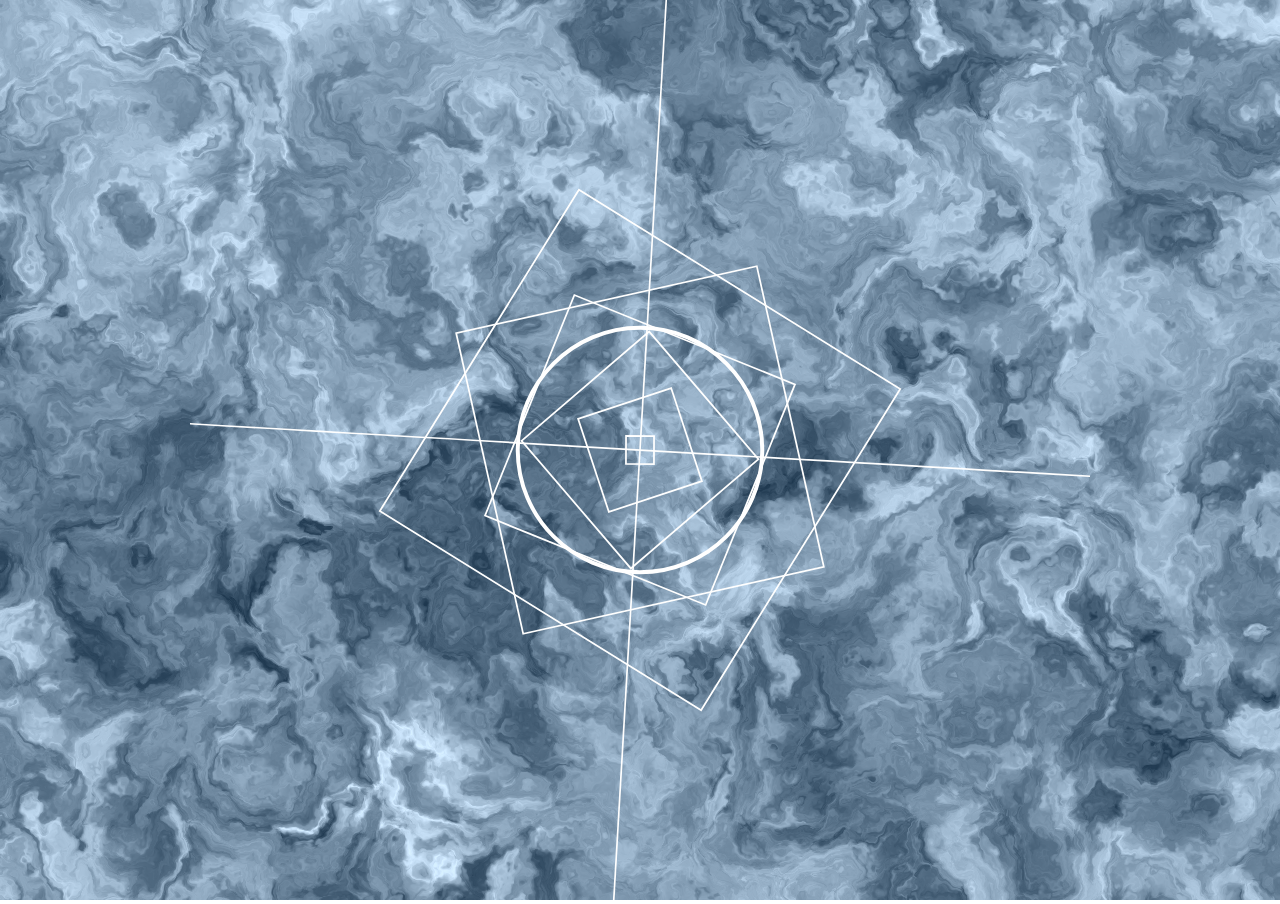
<file: index.html>
<!DOCTYPE html>
<html lang="en" >
<head>
  <meta charset="UTF-8">
  <title>mock_ochahama_04</title>
  <link rel="stylesheet" href="css/style.css">
  <script  src="js/dat.gui.min.js"></script>
  <script  src="js/bodymovin.js"></script>

  <style media="screen">
    .dg.ac{
      z-index: 9999;
    }
    #motion-container{
      position: absolute;
      top: 0;
      left: 0;
      width: 100%;
      height: 100%;
      z-index: 9999;
    }
    #wrapper{
      position: absolute;
      top: 0;
      left: 0;
      width: 100%;
      height: 100%;
      z-index: -1;
    }
  </style>
</head>

<body>
  <!-- <div id="container"></div> -->
  <div id="motion-container"></div>
  <script type="text/javascript">
    let animData = {
            wrapper: document.getElementById('motion-container'),
            animType: 'svg',
            loop: true,
            prerender: true,
            autoplay: true,
            path: 'js/aestudy_sns.json'
        };
    setTimeout(function(){
      let anim = bodymovin.loadAnimation(animData);
    },100);
  </script>
<!-- <script id="vertexShader" type="x-shader/x-vertex">
  void main() {
    gl_Position = vec4(position, 1.0);
  }
</script>

<script id="fragmentShader" type="x-shader/x-fragment">

  uniform vec2 iResolution; //解像度(px数)取得
  uniform float iGlobalTime; //時間取得
  uniform float addRed; //足す赤の量
  uniform float addGreen; //足す緑の量 今回は基本1.0
  uniform float addBlue; //足す青の量
  uniform float Saturation; //彩度
  uniform float BrightnessValue; //明度


  uniform float hsv2rgbValue01; //
  uniform float hsv2rgbValue02; //
  uniform float hsv2rgbValue03; //
  uniform float hsv2rgbValue04; //


  uniform float addNoise; //ノイズ適用量
  uniform float NoiseSpeed01; //ノイズ適用量
  uniform float NoiseSpeed02; //ノイズ適用量



  // HSV を RGBに変換する関数 from↓
  // http://stackoverflow.com/questions/15095909/from-rgb-to-hsv-in-opengl-glsl
  vec3 hsv2rgb(vec3 c)
  {
      vec4 K = vec4(hsv2rgbValue01, 2.0 / hsv2rgbValue02, 1.0 / hsv2rgbValue03, hsv2rgbValue04);
      vec3 p = abs(fract(c.xxx + K.xyz) * 6.0 - K.www);
      return c.z * mix(K.xxx, clamp(p - K.xxx, 0.0, 1.0), c.y);
  }


  // ノイズを生成する関数 from↓
  // https://gist.github.com/patriciogonzalezvivo/670c22f3966e662d2f83
  vec3 permute(vec3 x) { return mod(((x*34.0)+1.0)*x, 289.0); }

  float snoise(vec2 v){
      const vec4 C = vec4(0.211324865405187, 0.366025403784439,
                          -0.577350269189626, 0.024390243902439);
      vec2 i  = floor(v + dot(v, C.yy) );
      vec2 x0 = v -   i + dot(i, C.xx);
      vec2 i1;
      i1 = (x0.x > x0.y) ? vec2(1.0, 0.0) : vec2(0.0, 1.0);
      vec4 x12 = x0.xyxy + C.xxzz;
      x12.xy -= i1;
      i = mod(i, 289.0);
      vec3 p = permute( permute( i.y + vec3(0.0, i1.y, 1.0 ))
                       + i.x + vec3(0.0, i1.x, 1.0 ));
      vec3 m = max(0.5 - vec3(dot(x0,x0), dot(x12.xy,x12.xy),
                              dot(x12.zw,x12.zw)), 0.0);
      m = m*m ;
      m = m*m ;
      vec3 x = 2.0 * fract(p * C.www) - 1.0;
      vec3 h = abs(x) - 0.5;
      vec3 ox = floor(x + 0.5);
      vec3 a0 = x - ox;
      m *= 1.79284291400159 - (0.85373472095314) * ( a0*a0 + h*h );
      vec3 g;
      g.x  = a0.x  * x0.x  + h.x  * x0.y;
      g.yz = a0.yz * x12.xz + h.yz * x12.yw;
      return addNoise * dot(m, g);
  }
// ノイズを生成する関数 from↓
  void main(void)
  {
		vec2 uv = gl_FragCoord.xy / iResolution.xy;
    float xnoise = snoise(vec2(uv.x, iGlobalTime / NoiseSpeed01 + 10000.0));
    float ynoise = snoise(vec2(uv.y, iGlobalTime / NoiseSpeed02 + 500.0));
    vec2 t = vec2(xnoise, ynoise);
    float s1 = snoise(uv + t / 2.0 + snoise(uv + snoise(uv + t/3.0) / 5.0));
    float s2 = snoise(uv + snoise(uv + s1) / 7.0);
    vec3 hsv = vec3(s1, Saturation, BrightnessValue - s2);
    vec3 rgb = hsv2rgb(hsv);
		gl_FragColor = vec4(rgb, 1.0);
    gl_FragColor += vec4(addRed,addGreen,addBlue, 1.0);
	}
</script> -->
<script type="text/v-shader" id="v-shader">
    void main(void) {
        gl_Position = vec4(position, 1.);
    }
</script>

<script type="text/f-shader" id="f-shader">
    precision mediump float;

    // 高ければ高いほど精度が高い
    #define OCTAVES 6

    uniform vec2 u_resolution;
    uniform float u_time;

    float random(in vec2 st) {
        return fract(sin(dot(st.xy, vec2(12.9898, 78.233))) * 43758.5453123);
    }

    // Based on Morgan McGuire @morgan3d
    // https://www.shadertoy.com/view/4dS3Wd
    float noise(in vec2 st) {
        vec2 i = floor(st);
        vec2 f = fract(st);

        float a = random(i);
        float b = random(i + vec2(1., 0.));
        float c = random(i + vec2(0., 1.));
        float d = random(i + vec2(1., 1.));

        vec2 u = f * f * (3. - 2. * f);

        return mix(a, b, u.x) + (c - a) * u.y * (1. - u.x) + (d - b) * u.x * u.y;
    }

    float fbm(in vec2 st) {
        float value = 0.;
        float amplitud = .5;
        float frequency = 0.;

        for(int i=0; i<OCTAVES; i++) {
            value += amplitud * noise(st);
            st *= 2.;
            amplitud *= .5;
        }
        return value;
    }

    float pattern(in vec2 st) {
        vec2 q = vec2(
            fbm(st + vec2(0.)),
            fbm(st + vec2(5.2 - u_time * 2. / 30000., 1.3 - u_time * 2. / 10000.))
        );
        vec2 r = vec2(
            fbm(st + 4. * q + vec2(1.7 + u_time * 2. / 40000., 9.2 + u_time * 2. / 20000.)),
            fbm(st + 4. * q + vec2(8.3 + u_time * 2. / 15000., 2.8 + u_time * 2. / 25000.))
        );
        return fbm(st + 4. * r + u_time / 10000.);
    }

    void main(void) {
        gl_FragColor = vec4(0.);

        vec2 st = gl_FragCoord.xy / u_resolution.xy;
        st.x *= u_resolution.x / u_resolution.y;

        vec3 color = vec3(.0, .1, .19);
        // 高ければ高いほどちらばる
        color += pattern(st * 8.);

        gl_FragColor = vec4(color - 0., 1.);
    }
</script>

<div id="wrapper"></div>
<script  src="js/three.min.js"></script>
<script  src="js/index_02.js"></script>

</body>
</html>
</file>
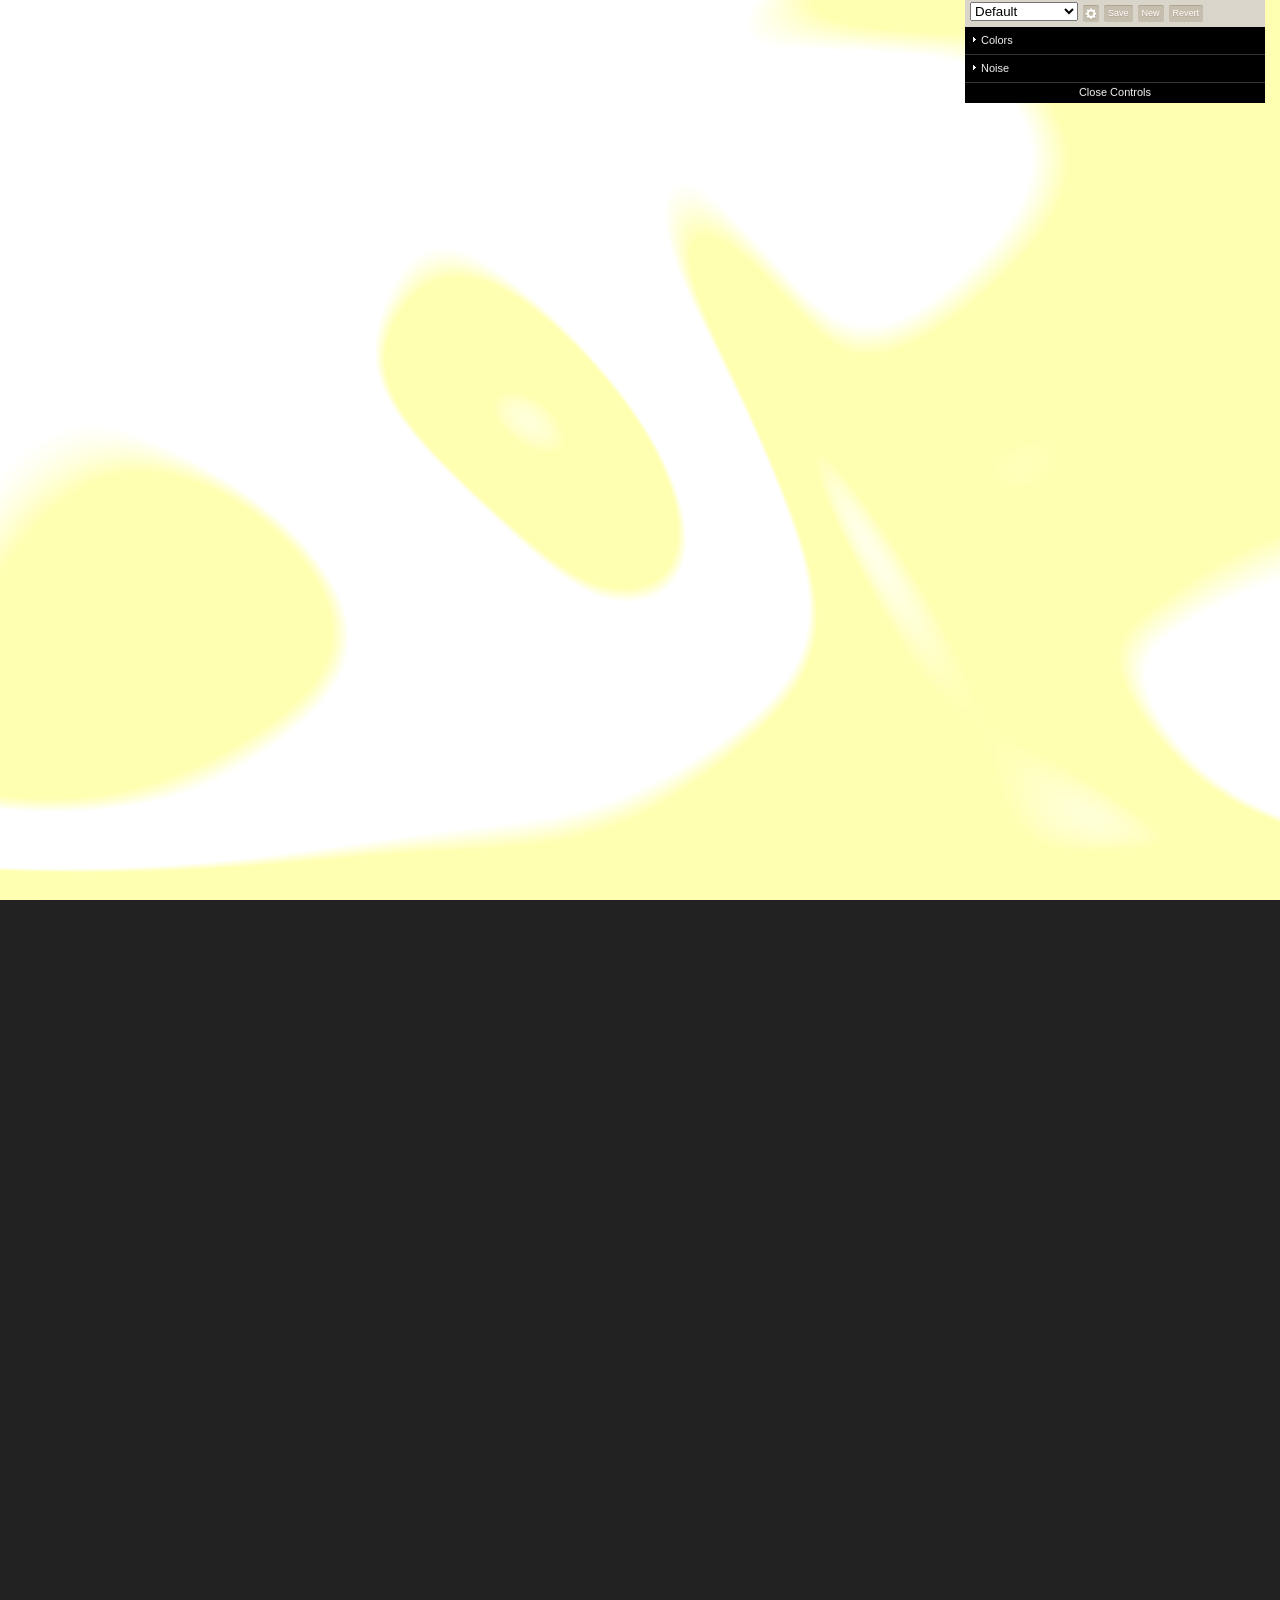
<file: demo.html>
<html xmlns="http://www.w3.org/1999/xhtml"><meta charset="UTF-8"><head>    <style>
#container{
	position: relative;
	/* z-index: -100; */
	/* display: none; */
}      body{            background-color:#222;            margin: 0px;            height: 100%;            overflow: hidden;        }        #lottie{            background-color:#222;            width:100%;            height:100%;            display:block;            overflow: hidden;            transform: translate3d(0,0,0);            text-align: center;            opacity: 1;        }    </style>
<script  src="js/dat.gui.min.js"></script></head><body><!-- build:scripto -->
	<div id="container"></div>
<script id="vertexShader" type="x-shader/x-vertex">
	void main() {
		gl_Position = vec4(position, 1.0);
	}
</script>

<script id="fragmentShader" type="x-shader/x-fragment">

	uniform vec2 iResolution; //解像度(px数)取得
	uniform float iGlobalTime; //時間取得
	uniform float addRed; //足す赤の量
	uniform float addGreen; //足す緑の量 今回は基本1.0
	uniform float addBlue; //足す青の量
	uniform float Saturation; //彩度
	uniform float BrightnessValue; //明度


	uniform float hsv2rgbValue01; //
	uniform float hsv2rgbValue02; //
	uniform float hsv2rgbValue03; //
	uniform float hsv2rgbValue04; //


	uniform float addNoise; //ノイズ適用量
	uniform float NoiseSpeed01; //ノイズ適用量
	uniform float NoiseSpeed02; //ノイズ適用量



	// HSV を RGBに変換する関数 from↓
	// http://stackoverflow.com/questions/15095909/from-rgb-to-hsv-in-opengl-glsl
	vec3 hsv2rgb(vec3 c)
	{
			vec4 K = vec4(hsv2rgbValue01, 2.0 / hsv2rgbValue02, 1.0 / hsv2rgbValue03, hsv2rgbValue04);
			vec3 p = abs(fract(c.xxx + K.xyz) * 6.0 - K.www);
			return c.z * mix(K.xxx, clamp(p - K.xxx, 0.0, 1.0), c.y);
	}


	// ノイズを生成する関数 from↓
	// https://gist.github.com/patriciogonzalezvivo/670c22f3966e662d2f83
	vec3 permute(vec3 x) { return mod(((x*34.0)+1.0)*x, 289.0); }

	float snoise(vec2 v){
			const vec4 C = vec4(0.211324865405187, 0.366025403784439,
													-0.577350269189626, 0.024390243902439);
			vec2 i  = floor(v + dot(v, C.yy) );
			vec2 x0 = v -   i + dot(i, C.xx);
			vec2 i1;
			i1 = (x0.x > x0.y) ? vec2(1.0, 0.0) : vec2(0.0, 1.0);
			vec4 x12 = x0.xyxy + C.xxzz;
			x12.xy -= i1;
			i = mod(i, 289.0);
			vec3 p = permute( permute( i.y + vec3(0.0, i1.y, 1.0 ))
											 + i.x + vec3(0.0, i1.x, 1.0 ));
			vec3 m = max(0.5 - vec3(dot(x0,x0), dot(x12.xy,x12.xy),
															dot(x12.zw,x12.zw)), 0.0);
			m = m*m ;
			m = m*m ;
			vec3 x = 2.0 * fract(p * C.www) - 1.0;
			vec3 h = abs(x) - 0.5;
			vec3 ox = floor(x + 0.5);
			vec3 a0 = x - ox;
			m *= 1.79284291400159 - (0.85373472095314) * ( a0*a0 + h*h );
			vec3 g;
			g.x  = a0.x  * x0.x  + h.x  * x0.y;
			g.yz = a0.yz * x12.xz + h.yz * x12.yw;
			return addNoise * dot(m, g);
	}
// ノイズを生成する関数 from↓
	void main(void)
	{
		vec2 uv = gl_FragCoord.xy / iResolution.xy;
		float xnoise = snoise(vec2(uv.x, iGlobalTime / NoiseSpeed01 + 10000.0));
		float ynoise = snoise(vec2(uv.y, iGlobalTime / NoiseSpeed02 + 500.0));
		vec2 t = vec2(xnoise, ynoise);
		float s1 = snoise(uv + t / 2.0 + snoise(uv + snoise(uv + t/3.0) / 5.0));
		float s2 = snoise(uv + snoise(uv + s1) / 7.0);
		vec3 hsv = vec3(s1, Saturation, BrightnessValue - s2);
		vec3 rgb = hsv2rgb(hsv);
		gl_FragColor = vec4(rgb, 1.0);
		gl_FragColor += vec4(addRed,addGreen,addBlue, 1.0);
	}
</script>
<script  src="js/three.min.js"></script>
<script  src="js/index.js"></script>
<script>!function(t,e){"function"==typeof define&&define.amd?define(function(){return e(t)}):"object"==typeof module&&module.exports?module.exports=e(t):(t.lottie=e(t),t.bodymovin=t.lottie)}(window||{},function(window){function ProjectInterface(){return{}}function roundValues(t){bm_rnd=t?Math.round:function(t){return t}}function styleDiv(t){t.style.position="absolute",t.style.top=0,t.style.left=0,t.style.display="block",t.style.transformOrigin=t.style.webkitTransformOrigin="0 0",t.style.backfaceVisibility=t.style.webkitBackfaceVisibility="visible",t.style.transformStyle=t.style.webkitTransformStyle=t.style.mozTransformStyle="preserve-3d"}function styleUnselectableDiv(t){t.style.userSelect="none",t.style.MozUserSelect="none",t.style.webkitUserSelect="none",t.style.oUserSelect="none"}function BMEnterFrameEvent(t,e,r,s){this.type=t,this.currentTime=e,this.totalTime=r,this.direction=s<0?-1:1}function BMCompleteEvent(t,e){this.type=t,this.direction=e<0?-1:1}function BMCompleteLoopEvent(t,e,r,s){this.type=t,this.currentLoop=e,this.totalLoops=r,this.direction=s<0?-1:1}function BMSegmentStartEvent(t,e,r){this.type=t,this.firstFrame=e,this.totalFrames=r}function BMDestroyEvent(t,e){this.type=t,this.target=e}function _addEventListener(t,e){return this._cbs[t]||(this._cbs[t]=[]),this._cbs[t].push(e),function(){this.removeEventListener(t,e)}.bind(this)}function _removeEventListener(t,e){if(e){if(this._cbs[t]){for(var r=0,s=this._cbs[t].length;r<s;)this._cbs[t][r]===e&&(this._cbs[t].splice(r,1),r-=1,s-=1),r+=1;this._cbs[t].length||(this._cbs[t]=null)}}else this._cbs[t]=null}function _triggerEvent(t,e){if(this._cbs[t])for(var r=this._cbs[t].length,s=0;s<r;s++)this._cbs[t][s](e)}function randomString(t,e){void 0===e&&(e="abcdefghijklmnopqrstuvwxyzABCDEFGHIJKLMNOPQRSTUVWXYZ1234567890");var r,s="";for(r=t;r>0;--r)s+=e[Math.round(Math.random()*(e.length-1))];return s}function HSVtoRGB(t,e,r){var s,i,a,n,o,h,l,p;switch(1===arguments.length&&(e=t.s,r=t.v,t=t.h),n=Math.floor(6*t),o=6*t-n,h=r*(1-e),l=r*(1-o*e),p=r*(1-(1-o)*e),n%6){case 0:s=r,i=p,a=h;break;case 1:s=l,i=r,a=h;break;case 2:s=h,i=r,a=p;break;case 3:s=h,i=l,a=r;break;case 4:s=p,i=h,a=r;break;case 5:s=r,i=h,a=l}return[s,i,a]}function RGBtoHSV(t,e,r){1===arguments.length&&(e=t.g,r=t.b,t=t.r);var s,i=Math.max(t,e,r),a=Math.min(t,e,r),n=i-a,o=0===i?0:n/i,h=i/255;switch(i){case a:s=0;break;case t:s=e-r+n*(e<r?6:0),s/=6*n;break;case e:s=r-t+2*n,s/=6*n;break;case r:s=t-e+4*n,s/=6*n}return[s,o,h]}function addSaturationToRGB(t,e){var r=RGBtoHSV(255*t[0],255*t[1],255*t[2]);return r[1]+=e,r[1]>1?r[1]=1:r[1]<=0&&(r[1]=0),HSVtoRGB(r[0],r[1],r[2])}function addBrightnessToRGB(t,e){var r=RGBtoHSV(255*t[0],255*t[1],255*t[2]);return r[2]+=e,r[2]>1?r[2]=1:r[2]<0&&(r[2]=0),HSVtoRGB(r[0],r[1],r[2])}function addHueToRGB(t,e){var r=RGBtoHSV(255*t[0],255*t[1],255*t[2]);return r[0]+=e/360,r[0]>1?r[0]-=1:r[0]<0&&(r[0]+=1),HSVtoRGB(r[0],r[1],r[2])}function createNS(t){return document.createElementNS(svgNS,t)}function createElement(t,e,r){if(!e){var s=Object.create(t.prototype,r),i={};return s&&"[object Function]"===i.toString.call(s.init)&&s.init(),s}e.prototype=Object.create(t.prototype),e.prototype.constructor=e,e.prototype._parent=t.prototype}function extendPrototype(t,e){for(var r in t.prototype)t.prototype.hasOwnProperty(r)&&(e.prototype[r]=t.prototype[r])}function getDescriptor(t,e){return Object.getOwnPropertyDescriptor(t,e)}function bezFunction(){function t(t,e,r,s,i,a){var n=t*s+e*i+r*a-i*s-a*t-r*e;return n>-1e-4&&n<1e-4}function e(e,r,s,i,a,n,o,h,l){if(0===s&&0===n&&0===l)return t(e,r,i,a,o,h);var p,m=Math.sqrt(Math.pow(i-e,2)+Math.pow(a-r,2)+Math.pow(n-s,2)),f=Math.sqrt(Math.pow(o-e,2)+Math.pow(h-r,2)+Math.pow(l-s,2)),c=Math.sqrt(Math.pow(o-i,2)+Math.pow(h-a,2)+Math.pow(l-n,2));return p=m>f?m>c?m-f-c:c-f-m:c>f?c-f-m:f-m-c,p>-1e-4&&p<1e-4}function r(t){var e,r=t.c,s=t.v,i=t.o,a=t.i,n=t._length,o=[],h=0;for(e=0;e<n-1;e+=1)o[e]=l(s[e],s[e+1],i[e],a[e+1]),h+=o[e].addedLength;return r&&(o[e]=l(s[e],s[0],i[e],a[0]),h+=o[e].addedLength),{lengths:o,totalLength:h}}function s(t){this.segmentLength=0,this.points=new Array(t)}function i(t,e){this.partialLength=t,this.point=e}function a(t,e){var r=e.segments,s=r.length,i=bm_floor((s-1)*t),a=t*e.addedLength,n=0;if(a==r[i].l)return r[i].p;for(var o=r[i].l>a?-1:1,h=!0;h;)r[i].l<=a&&r[i+1].l>a?(n=(a-r[i].l)/(r[i+1].l-r[i].l),h=!1):i+=o,(i<0||i>=s-1)&&(h=!1);return r[i].p+(r[i+1].p-r[i].p)*n}function n(){this.pt1=new Array(2),this.pt2=new Array(2),this.pt3=new Array(2),this.pt4=new Array(2)}function o(t,e,r,s,i,n){var o=a(i,n),h=1-o,l=Math.round(1e3*(h*h*h*t[0]+(o*h*h+h*o*h+h*h*o)*r[0]+(o*o*h+h*o*o+o*h*o)*s[0]+o*o*o*e[0]))/1e3,p=Math.round(1e3*(h*h*h*t[1]+(o*h*h+h*o*h+h*h*o)*r[1]+(o*o*h+h*o*o+o*h*o)*s[1]+o*o*o*e[1]))/1e3;return[l,p]}function h(t,e,r,s,i,o,h){var l=new n;i=i<0?0:i>1?1:i;var p=a(i,h);o=o>1?1:o;var m,f=a(o,h),c=t.length,d=1-p,u=1-f;for(m=0;m<c;m+=1)l.pt1[m]=Math.round(1e3*(d*d*d*t[m]+(p*d*d+d*p*d+d*d*p)*r[m]+(p*p*d+d*p*p+p*d*p)*s[m]+p*p*p*e[m]))/1e3,l.pt3[m]=Math.round(1e3*(d*d*u*t[m]+(p*d*u+d*p*u+d*d*f)*r[m]+(p*p*u+d*p*f+p*d*f)*s[m]+p*p*f*e[m]))/1e3,l.pt4[m]=Math.round(1e3*(d*u*u*t[m]+(p*u*u+d*f*u+d*u*f)*r[m]+(p*f*u+d*f*f+p*u*f)*s[m]+p*f*f*e[m]))/1e3,l.pt2[m]=Math.round(1e3*(u*u*u*t[m]+(f*u*u+u*f*u+u*u*f)*r[m]+(f*f*u+u*f*f+f*u*f)*s[m]+f*f*f*e[m]))/1e3;return l}var l=(Math,function(){function t(t,e){this.l=t,this.p=e}return function(e,r,s,i){var a,n,o,h,l,p,m=defaultCurveSegments,f=0,c=[],d=[],u={addedLength:0,segments:Array.apply(null,{length:m})};for(o=s.length,a=0;a<m;a+=1){for(l=a/(m-1),p=0,n=0;n<o;n+=1)h=bm_pow(1-l,3)*e[n]+3*bm_pow(1-l,2)*l*s[n]+3*(1-l)*bm_pow(l,2)*i[n]+bm_pow(l,3)*r[n],c[n]=h,null!==d[n]&&(p+=bm_pow(c[n]-d[n],2)),d[n]=c[n];p&&(p=bm_sqrt(p),f+=p),u.segments[a]=new t(f,l)}return u.addedLength=f,u}}()),p=function(){var e={};return function(r){var a=r.s,n=r.e,o=r.to,h=r.ti,l=(a[0]+"_"+a[1]+"_"+n[0]+"_"+n[1]+"_"+o[0]+"_"+o[1]+"_"+h[0]+"_"+h[1]).replace(/\./g,"p");if(e[l])return void(r.bezierData=e[l]);var p,m,f,c,d,u,y,g=defaultCurveSegments,v=0,b=null;2===a.length&&(a[0]!=n[0]||a[1]!=n[1])&&t(a[0],a[1],n[0],n[1],a[0]+o[0],a[1]+o[1])&&t(a[0],a[1],n[0],n[1],n[0]+h[0],n[1]+h[1])&&(g=2);var E=new s(g);for(f=o.length,p=0;p<g;p+=1){for(y=new Array(f),d=p/(g-1),u=0,m=0;m<f;m+=1)c=bm_pow(1-d,3)*a[m]+3*bm_pow(1-d,2)*d*(a[m]+o[m])+3*(1-d)*bm_pow(d,2)*(n[m]+h[m])+bm_pow(d,3)*n[m],y[m]=c,null!==b&&(u+=bm_pow(y[m]-b[m],2));u=bm_sqrt(u),v+=u,E.points[p]=new i(u,y),b=y}E.segmentLength=v,r.bezierData=E,e[l]=E}}();return{getBezierLength:l,getSegmentsLength:r,getNewSegment:h,getPointInSegment:o,buildBezierData:p,pointOnLine2D:t,pointOnLine3D:e}}function dataFunctionManager(){function t(i,a,o){var h,l,p,m,f,c,d,u,y=i.length;for(m=0;m<y;m+=1)if(h=i[m],"ks"in h&&!h.completed){if(h.completed=!0,h.tt&&(i[m-1].td=h.tt),l=[],p=-1,h.hasMask){var g=h.masksProperties;for(c=g.length,f=0;f<c;f+=1)if(g[f].pt.k.i)s(g[f].pt.k);else for(u=g[f].pt.k.length,d=0;d<u;d+=1)g[f].pt.k[d].s&&s(g[f].pt.k[d].s[0]),g[f].pt.k[d].e&&s(g[f].pt.k[d].e[0])}0===h.ty?(h.layers=e(h.refId,a),t(h.layers,a,o)):4===h.ty?r(h.shapes):5==h.ty&&n(h,o)}}function e(t,e){for(var r=0,s=e.length;r<s;){if(e[r].id===t)return e[r].layers.__used?JSON.parse(JSON.stringify(e[r].layers)):(e[r].layers.__used=!0,e[r].layers);r+=1}}function r(t){var e,i,a,n=t.length,o=!1;for(e=n-1;e>=0;e-=1)if("sh"==t[e].ty){if(t[e].ks.k.i)s(t[e].ks.k);else for(a=t[e].ks.k.length,i=0;i<a;i+=1)t[e].ks.k[i].s&&s(t[e].ks.k[i].s[0]),t[e].ks.k[i].e&&s(t[e].ks.k[i].e[0]);o=!0}else"gr"==t[e].ty&&r(t[e].it)}function s(t){var e,r=t.i.length;for(e=0;e<r;e+=1)t.i[e][0]+=t.v[e][0],t.i[e][1]+=t.v[e][1],t.o[e][0]+=t.v[e][0],t.o[e][1]+=t.v[e][1]}function i(t,e){var r=e?e.split("."):[100,100,100];return t[0]>r[0]||!(r[0]>t[0])&&(t[1]>r[1]||!(r[1]>t[1])&&(t[2]>r[2]||!(r[2]>t[2])&&void 0))}function a(e,r){e.__complete||(l(e),o(e),h(e),p(e),t(e.layers,e.assets,r),e.__complete=!0)}function n(t,e){0!==t.t.a.length||"m"in t.t.p||(t.singleShape=!0)}var o=function(){function t(t){var e=t.t.d;t.t.d={k:[{s:e,t:0}]}}function e(e){var r,s=e.length;for(r=0;r<s;r+=1)5===e[r].ty&&t(e[r])}var r=[4,4,14];return function(t){if(i(r,t.v)&&(e(t.layers),t.assets)){var s,a=t.assets.length;for(s=0;s<a;s+=1)t.assets[s].layers&&e(t.assets[s].layers)}}}(),h=function(){var t=[4,7,99];return function(e){if(e.chars&&!i(t,e.v)){var r,a,n,o,h,l=e.chars.length;for(r=0;r<l;r+=1)if(e.chars[r].data&&e.chars[r].data.shapes)for(h=e.chars[r].data.shapes[0].it,n=h.length,a=0;a<n;a+=1)o=h[a].ks.k,o.__converted||(s(h[a].ks.k),o.__converted=!0)}}}(),l=function(){function t(e){var r,s,i,a=e.length;for(r=0;r<a;r+=1)if("gr"===e[r].ty)t(e[r].it);else if("fl"===e[r].ty||"st"===e[r].ty)if(e[r].c.k&&e[r].c.k[0].i)for(i=e[r].c.k.length,s=0;s<i;s+=1)e[r].c.k[s].s&&(e[r].c.k[s].s[0]/=255,e[r].c.k[s].s[1]/=255,e[r].c.k[s].s[2]/=255,e[r].c.k[s].s[3]/=255),e[r].c.k[s].e&&(e[r].c.k[s].e[0]/=255,e[r].c.k[s].e[1]/=255,e[r].c.k[s].e[2]/=255,e[r].c.k[s].e[3]/=255);else e[r].c.k[0]/=255,e[r].c.k[1]/=255,e[r].c.k[2]/=255,e[r].c.k[3]/=255}function e(e){var r,s=e.length;for(r=0;r<s;r+=1)4===e[r].ty&&t(e[r].shapes)}var r=[4,1,9];return function(t){if(i(r,t.v)&&(e(t.layers),t.assets)){var s,a=t.assets.length;for(s=0;s<a;s+=1)t.assets[s].layers&&e(t.assets[s].layers)}}}(),p=function(){function t(e){var r,s,i,a=e.length,n=!1;for(r=a-1;r>=0;r-=1)if("sh"==e[r].ty){if(e[r].ks.k.i)e[r].ks.k.c=e[r].closed;else for(i=e[r].ks.k.length,s=0;s<i;s+=1)e[r].ks.k[s].s&&(e[r].ks.k[s].s[0].c=e[r].closed),e[r].ks.k[s].e&&(e[r].ks.k[s].e[0].c=e[r].closed);n=!0}else"gr"==e[r].ty&&t(e[r].it)}function e(e){var r,s,i,a,n,o,h=e.length;for(s=0;s<h;s+=1){if(r=e[s],r.hasMask){var l=r.masksProperties;for(a=l.length,i=0;i<a;i+=1)if(l[i].pt.k.i)l[i].pt.k.c=l[i].cl;else for(o=l[i].pt.k.length,n=0;n<o;n+=1)l[i].pt.k[n].s&&(l[i].pt.k[n].s[0].c=l[i].cl),l[i].pt.k[n].e&&(l[i].pt.k[n].e[0].c=l[i].cl)}4===r.ty&&t(r.shapes)}}var r=[4,4,18];return function(t){if(i(r,t.v)&&(e(t.layers),t.assets)){var s,a=t.assets.length;for(s=0;s<a;s+=1)t.assets[s].layers&&e(t.assets[s].layers)}}}(),m={};return m.completeData=a,m}function ShapePath(){this.c=!1,this._length=0,this._maxLength=8,this.v=Array.apply(null,{length:this._maxLength}),this.o=Array.apply(null,{length:this._maxLength}),this.i=Array.apply(null,{length:this._maxLength})}function ShapeModifier(){}function TrimModifier(){}function RoundCornersModifier(){}function RepeaterModifier(){}function ShapeCollection(){this._length=0,this._maxLength=4,this.shapes=Array.apply(null,{length:this._maxLength})}function DashProperty(t,e,r,s){this.elem=t,this.frameId=-1,this.dataProps=Array.apply(null,{length:e.length}),this.renderer=r,this.mdf=!1,this.k=!1,this.dashStr="",this.dashArray=createTypedArray("float32",e.length-1),this.dashoffset=createTypedArray("float32",1);var i,a,n=e.length;for(i=0;i<n;i+=1)a=PropertyFactory.getProp(t,e[i].v,0,0,s),this.k=!!a.k||this.k,this.dataProps[i]={n:e[i].n,p:a};this.k?s.push(this):this.getValue(!0)}function GradientProperty(t,e,r){this.prop=PropertyFactory.getProp(t,e.k,1,null,[]),this.data=e,this.k=this.prop.k,this.c=createTypedArray("uint8c",4*e.p);var s=e.k.k[0].s?e.k.k[0].s.length-4*e.p:e.k.k.length-4*e.p;this.o=createTypedArray("float32",s),this.cmdf=!1,this.omdf=!1,this.prop.k&&r.push(this),this.getValue(!0)}function TextAnimatorProperty(t,e,r){this.mdf=!1,this._firstFrame=!0,this._hasMaskedPath=!1,this._frameId=-1,this._dynamicProperties=[],this._textData=t,this._renderType=e,this._elem=r,this._animatorsData=Array.apply(null,{length:this._textData.a.length}),this._pathData={},this._moreOptions={alignment:{}},this.renderedLetters=[],this.lettersChangedFlag=!1}function LetterProps(t,e,r,s,i,a){this.o=t,this.sw=e,this.sc=r,this.fc=s,this.m=i,this.p=a,this.mdf={o:!0,sw:!!e,sc:!!r,fc:!!s,m:!0,p:!0}}function TextProperty(t,e,r){this._frameId=-99999,this.pv="",this.v="",this.kf=!1,this.firstFrame=!0,this.mdf=!0,this.data=e,this.elem=t,this.keysIndex=-1,this.currentData={ascent:0,boxWidth:[0,0],f:"",fStyle:"",fWeight:"",fc:"",j:"",justifyOffset:"",l:[],lh:0,lineWidths:[],ls:"",of:"",s:"",sc:"",sw:0,t:0,tr:0,sz:0,ps:[0,0],fillColorAnim:!1,strokeColorAnim:!1,strokeWidthAnim:!1,yOffset:0,__complete:!1},this.searchProperty()?r.push(this):this.getValue(!0)}function BaseRenderer(){}function SVGRenderer(t,e){this.animationItem=t,this.layers=null,this.renderedFrame=-1,this.globalData={frameNum:-1},this.renderConfig={preserveAspectRatio:e&&e.preserveAspectRatio||"xMidYMid meet",progressiveLoad:e&&e.progressiveLoad||!1,hideOnTransparent:!e||e.hideOnTransparent!==!1,viewBoxOnly:e&&e.viewBoxOnly||!1,className:e&&e.className||""},this.globalData.renderConfig=this.renderConfig,this.elements=[],this.pendingElements=[],this.destroyed=!1}function MaskElement(t,e,r){this.dynamicProperties=[],this.data=t,this.element=e,this.globalData=r,this.storedData=[],this.masksProperties=this.data.masksProperties,this.viewData=Array.apply(null,{length:this.masksProperties.length}),this.maskElement=null,this.firstFrame=!0;var s,i,a,n,o,h,l,p,m=this.globalData.defs,f=this.masksProperties.length,c=this.masksProperties,d=0,u=[],y=randomString(10),g="clipPath",v="clip-path";for(s=0;s<f;s++)if(("a"!==c[s].mode&&"n"!==c[s].mode||c[s].inv||100!==c[s].o.k)&&(g="mask",v="mask"),"s"!=c[s].mode&&"i"!=c[s].mode||0!=d?o=null:(o=createNS("rect"),o.setAttribute("fill","#ffffff"),o.setAttribute("width",this.element.comp.data.w),o.setAttribute("height",this.element.comp.data.h),u.push(o)),i=createNS("path"),"n"!=c[s].mode){if(d+=1,"s"==c[s].mode?i.setAttribute("fill","#000000"):i.setAttribute("fill","#ffffff"),i.setAttribute("clip-rule","nonzero"),0!==c[s].x.k){g="mask",v="mask",p=PropertyFactory.getProp(this.element,c[s].x,0,null,this.dynamicProperties);var b="fi_"+randomString(10);h=createNS("filter"),h.setAttribute("id",b),l=createNS("feMorphology"),l.setAttribute("operator","dilate"),l.setAttribute("in","SourceGraphic"),l.setAttribute("radius","0"),h.appendChild(l),m.appendChild(h),"s"==c[s].mode?i.setAttribute("stroke","#000000"):i.setAttribute("stroke","#ffffff")}else l=null,p=null;if(this.storedData[s]={elem:i,x:p,expan:l,lastPath:"",lastOperator:"",filterId:b,lastRadius:0},"i"==c[s].mode){n=u.length;var E=createNS("g");for(a=0;a<n;a+=1)E.appendChild(u[a]);var P=createNS("mask");P.setAttribute("mask-type","alpha"),P.setAttribute("id",y+"_"+d),P.appendChild(i),m.appendChild(P),E.setAttribute("mask","url("+locationHref+"#"+y+"_"+d+")"),u.length=0,u.push(E)}else u.push(i);c[s].inv&&!this.solidPath&&(this.solidPath=this.createLayerSolidPath()),this.viewData[s]={elem:i,lastPath:"",op:PropertyFactory.getProp(this.element,c[s].o,0,.01,this.dynamicProperties),prop:ShapePropertyFactory.getShapeProp(this.element,c[s],3,this.dynamicProperties,null)},o&&(this.viewData[s].invRect=o),this.viewData[s].prop.k||this.drawPath(c[s],this.viewData[s].prop.v,this.viewData[s])}else this.viewData[s]={op:PropertyFactory.getProp(this.element,c[s].o,0,.01,this.dynamicProperties),prop:ShapePropertyFactory.getShapeProp(this.element,c[s],3,this.dynamicProperties,null),elem:i},m.appendChild(i);for(this.maskElement=createNS(g),f=u.length,s=0;s<f;s+=1)this.maskElement.appendChild(u[s]);this.maskElement.setAttribute("id",y),d>0&&this.element.maskedElement.setAttribute(v,"url("+locationHref+"#"+y+")"),m.appendChild(this.maskElement)}function BaseElement(){}function SVGBaseElement(t,e,r,s,i){this.globalData=r,this.comp=s,this.data=t,this.matteElement=null,this.transformedElement=null,this.isTransparent=!1,this.parentContainer=e,this.layerId=i?i.layerId:"ly_"+randomString(10),this.placeholder=i,this._sizeChanged=!1,this.init()}function IShapeElement(t,e,r,s,i){this.shapes=[],this.shapesData=t.shapes,this.stylesList=[],this.itemsData=[],this.prevViewData=[],this.shapeModifiers=[],this.processedElements=[],this._parent.constructor.call(this,t,e,r,s,i)}function ITextElement(t,e,r,s){}function SVGTextElement(t,e,r,s,i){this.textSpans=[],this.renderType="svg",this._parent.constructor.call(this,t,e,r,s,i)}function SVGTintFilter(t,e){this.filterManager=e;var r=createNS("feColorMatrix");if(r.setAttribute("type","matrix"),r.setAttribute("color-interpolation-filters","linearRGB"),r.setAttribute("values","0.3333 0.3333 0.3333 0 0 0.3333 0.3333 0.3333 0 0 0.3333 0.3333 0.3333 0 0 0 0 0 1 0"),r.setAttribute("result","f1"),t.appendChild(r),r=createNS("feColorMatrix"),r.setAttribute("type","matrix"),r.setAttribute("color-interpolation-filters","sRGB"),r.setAttribute("values","1 0 0 0 0 0 1 0 0 0 0 0 1 0 0 0 0 0 1 0"),r.setAttribute("result","f2"),t.appendChild(r),this.matrixFilter=r,100!==e.effectElements[2].p.v||e.effectElements[2].p.k){var s=createNS("feMerge");t.appendChild(s);var i;i=createNS("feMergeNode"),i.setAttribute("in","SourceGraphic"),s.appendChild(i),i=createNS("feMergeNode"),i.setAttribute("in","f2"),s.appendChild(i)}}function SVGFillFilter(t,e){this.filterManager=e;var r=createNS("feColorMatrix");r.setAttribute("type","matrix"),r.setAttribute("color-interpolation-filters","sRGB"),r.setAttribute("values","1 0 0 0 0 0 1 0 0 0 0 0 1 0 0 0 0 0 1 0"),t.appendChild(r),this.matrixFilter=r}function SVGStrokeEffect(t,e){this.initialized=!1,this.filterManager=e,this.elem=t,this.paths=[]}function SVGTritoneFilter(t,e){this.filterManager=e;var r=createNS("feColorMatrix");r.setAttribute("type","matrix"),r.setAttribute("color-interpolation-filters","linearRGB"),r.setAttribute("values","0.3333 0.3333 0.3333 0 0 0.3333 0.3333 0.3333 0 0 0.3333 0.3333 0.3333 0 0 0 0 0 1 0"),r.setAttribute("result","f1"),t.appendChild(r);var s=createNS("feComponentTransfer");s.setAttribute("color-interpolation-filters","sRGB"),t.appendChild(s),this.matrixFilter=s;var i=createNS("feFuncR");i.setAttribute("type","table"),s.appendChild(i),this.feFuncR=i;var a=createNS("feFuncG");a.setAttribute("type","table"),s.appendChild(a),this.feFuncG=a;var n=createNS("feFuncB");n.setAttribute("type","table"),s.appendChild(n),this.feFuncB=n}function SVGProLevelsFilter(t,e){this.filterManager=e;var r=this.filterManager.effectElements,s=createNS("feComponentTransfer");(r[9].p.k||0!==r[9].p.v||r[10].p.k||1!==r[10].p.v||r[11].p.k||1!==r[11].p.v||r[12].p.k||0!==r[12].p.v||r[13].p.k||1!==r[13].p.v)&&(this.feFuncR=this.createFeFunc("feFuncR",s)),(r[16].p.k||0!==r[16].p.v||r[17].p.k||1!==r[17].p.v||r[18].p.k||1!==r[18].p.v||r[19].p.k||0!==r[19].p.v||r[20].p.k||1!==r[20].p.v)&&(this.feFuncG=this.createFeFunc("feFuncG",s)),(r[23].p.k||0!==r[23].p.v||r[24].p.k||1!==r[24].p.v||r[25].p.k||1!==r[25].p.v||r[26].p.k||0!==r[26].p.v||r[27].p.k||1!==r[27].p.v)&&(this.feFuncB=this.createFeFunc("feFuncB",s)),(r[30].p.k||0!==r[30].p.v||r[31].p.k||1!==r[31].p.v||r[32].p.k||1!==r[32].p.v||r[33].p.k||0!==r[33].p.v||r[34].p.k||1!==r[34].p.v)&&(this.feFuncA=this.createFeFunc("feFuncA",s)),(this.feFuncR||this.feFuncG||this.feFuncB||this.feFuncA)&&(s.setAttribute("color-interpolation-filters","sRGB"),t.appendChild(s),s=createNS("feComponentTransfer")),(r[2].p.k||0!==r[2].p.v||r[3].p.k||1!==r[3].p.v||r[4].p.k||1!==r[4].p.v||r[5].p.k||0!==r[5].p.v||r[6].p.k||1!==r[6].p.v)&&(s.setAttribute("color-interpolation-filters","sRGB"),t.appendChild(s),this.feFuncRComposed=this.createFeFunc("feFuncR",s),this.feFuncGComposed=this.createFeFunc("feFuncG",s),this.feFuncBComposed=this.createFeFunc("feFuncB",s))}function SVGDropShadowEffect(t,e){t.setAttribute("x","-100%"),t.setAttribute("y","-100%"),t.setAttribute("width","400%"),t.setAttribute("height","400%"),this.filterManager=e;var r=createNS("feGaussianBlur");r.setAttribute("in","SourceAlpha"),r.setAttribute("result","drop_shadow_1"),r.setAttribute("stdDeviation","0"),this.feGaussianBlur=r,t.appendChild(r);var s=createNS("feOffset");s.setAttribute("dx","25"),s.setAttribute("dy","0"),s.setAttribute("in","drop_shadow_1"),s.setAttribute("result","drop_shadow_2"),this.feOffset=s,t.appendChild(s);var i=createNS("feFlood");i.setAttribute("flood-color","#00ff00"),i.setAttribute("flood-opacity","1"),i.setAttribute("result","drop_shadow_3"),this.feFlood=i,t.appendChild(i);var a=createNS("feComposite");a.setAttribute("in","drop_shadow_3"),a.setAttribute("in2","drop_shadow_2"),a.setAttribute("operator","in"),a.setAttribute("result","drop_shadow_4"),t.appendChild(a);var n=createNS("feMerge");t.appendChild(n);var o;o=createNS("feMergeNode"),n.appendChild(o),o=createNS("feMergeNode"),o.setAttribute("in","SourceGraphic"),this.feMergeNode=o,this.feMerge=n,this.originalNodeAdded=!1,n.appendChild(o)}function SVGMatte3Effect(t,e,r){this.initialized=!1,this.filterManager=e,this.filterElem=t,this.elem=r,r.matteElement=createNS("g"),r.matteElement.appendChild(r.layerElement),r.matteElement.appendChild(r.transformedElement),r.baseElement=r.matteElement}function SVGEffects(t){var e,r=t.data.ef.length,s=randomString(10),i=filtersFactory.createFilter(s),a=0;this.filters=[];var n;for(e=0;e<r;e+=1)20===t.data.ef[e].ty?(a+=1,n=new SVGTintFilter(i,t.effects.effectElements[e]),this.filters.push(n)):21===t.data.ef[e].ty?(a+=1,n=new SVGFillFilter(i,t.effects.effectElements[e]),this.filters.push(n)):22===t.data.ef[e].ty?(n=new SVGStrokeEffect(t,t.effects.effectElements[e]),this.filters.push(n)):23===t.data.ef[e].ty?(a+=1,n=new SVGTritoneFilter(i,t.effects.effectElements[e]),this.filters.push(n)):24===t.data.ef[e].ty?(a+=1,n=new SVGProLevelsFilter(i,t.effects.effectElements[e]),this.filters.push(n)):25===t.data.ef[e].ty?(a+=1,n=new SVGDropShadowEffect(i,t.effects.effectElements[e]),this.filters.push(n)):28===t.data.ef[e].ty&&(n=new SVGMatte3Effect(i,t.effects.effectElements[e],t),this.filters.push(n));a&&(t.globalData.defs.appendChild(i),t.layerElement.setAttribute("filter","url("+locationHref+"#"+s+")"))}function ICompElement(t,e,r,s,i){this._parent.constructor.call(this,t,e,r,s,i),this.layers=t.layers,this.supports3d=!0,this.completeLayers=!1,this.pendingElements=[],this.elements=this.layers?Array.apply(null,{length:this.layers.length}):[],this.data.tm&&(this.tm=PropertyFactory.getProp(this,this.data.tm,0,r.frameRate,this.dynamicProperties)),this.data.xt?(this.layerElement=createNS("g"),this.buildAllItems()):r.progressiveLoad||this.buildAllItems()}function IImageElement(t,e,r,s,i){this.assetData=r.getAssetData(t.refId),this._parent.constructor.call(this,t,e,r,s,i)}function ISolidElement(t,e,r,s,i){this._parent.constructor.call(this,t,e,r,s,i)}function CanvasRenderer(t,e){this.animationItem=t,this.renderConfig={clearCanvas:!e||void 0===e.clearCanvas||e.clearCanvas,context:e&&e.context||null,progressiveLoad:e&&e.progressiveLoad||!1,preserveAspectRatio:e&&e.preserveAspectRatio||"xMidYMid meet",className:e&&e.className||""},this.renderConfig.dpr=e&&e.dpr||1,this.animationItem.wrapper&&(this.renderConfig.dpr=e&&e.dpr||window.devicePixelRatio||1),this.renderedFrame=-1,this.globalData={frameNum:-1},this.contextData={saved:Array.apply(null,{length:15}),savedOp:Array.apply(null,{length:15}),cArrPos:0,cTr:new Matrix,cO:1};var r,s=15;for(r=0;r<s;r+=1)this.contextData.saved[r]=Array.apply(null,{length:16});this.elements=[],this.pendingElements=[],this.transformMat=new Matrix,this.completeLayers=!1}function HybridRenderer(t,e){this.animationItem=t,this.layers=null,this.renderedFrame=-1,this.globalData={frameNum:-1},this.renderConfig={className:e&&e.className||""},this.pendingElements=[],this.elements=[],this.threeDElements=[],this.destroyed=!1,this.camera=null,this.supports3d=!0}function CVBaseElement(t,e,r){this.globalData=r,this.data=t,this.comp=e,this.canvasContext=r.canvasContext,this.init()}function CVCompElement(t,e,r){this._parent.constructor.call(this,t,e,r);var s={};for(var i in r)r.hasOwnProperty(i)&&(s[i]=r[i]);s.renderer=this,s.compHeight=this.data.h,s.compWidth=this.data.w,this.renderConfig={clearCanvas:!0},this.contextData={saved:Array.apply(null,{length:15}),savedOp:Array.apply(null,{length:15}),cArrPos:0,cTr:new Matrix,cO:1},this.completeLayers=!1;var a,n=15;for(a=0;a<n;a+=1)this.contextData.saved[a]=Array.apply(null,{length:16});this.transformMat=new Matrix,this.parentGlobalData=this.globalData;var o=document.createElement("canvas");s.canvasContext=o.getContext("2d"),this.canvasContext=s.canvasContext,o.width=this.data.w,o.height=this.data.h,this.canvas=o,this.globalData=s,this.layers=t.layers,this.pendingElements=[],this.elements=Array.apply(null,{length:this.layers.length}),this.data.tm&&(this.tm=PropertyFactory.getProp(this,this.data.tm,0,r.frameRate,this.dynamicProperties)),!this.data.xt&&r.progressiveLoad||this.buildAllItems()}function CVImageElement(t,e,r){this.assetData=r.getAssetData(t.refId),this._parent.constructor.call(this,t,e,r),this.globalData.addPendingElement()}function CVMaskElement(t,e){this.data=t,this.element=e,this.dynamicProperties=[],this.masksProperties=this.data.masksProperties,this.viewData=Array.apply(null,{length:this.masksProperties.length});var r,s=this.masksProperties.length;for(r=0;r<s;r++)this.viewData[r]=ShapePropertyFactory.getShapeProp(this.element,this.masksProperties[r],3,this.dynamicProperties,null)}function CVShapeElement(t,e,r){this.shapes=[],this.shapesData=t.shapes,this.stylesList=[],this.itemsData=[],this.prevViewData=[],this.shapeModifiers=[],this.processedElements=[],this._parent.constructor.call(this,t,e,r)}function CVSolidElement(t,e,r){this._parent.constructor.call(this,t,e,r)}function CVTextElement(t,e,r){this.textSpans=[],this.yOffset=0,this.fillColorAnim=!1,this.strokeColorAnim=!1,this.strokeWidthAnim=!1,this.stroke=!1,this.fill=!1,this.justifyOffset=0,this.currentRender=null,this.renderType="canvas",this.values={fill:"rgba(0,0,0,0)",stroke:"rgba(0,0,0,0)",sWidth:0,fValue:""},this._parent.constructor.call(this,t,e,r)}function HBaseElement(t,e,r,s,i){this.globalData=r,this.comp=s,this.data=t,this.matteElement=null,this.parentContainer=e,this.layerId=i?i.layerId:"ly_"+randomString(10),this.placeholder=i,this.init()}function HSolidElement(t,e,r,s,i){this._parent.constructor.call(this,t,e,r,s,i)}function HCompElement(t,e,r,s,i){this._parent.constructor.call(this,t,e,r,s,i),this.layers=t.layers,this.supports3d=!0,this.completeLayers=!1,this.pendingElements=[],this.elements=Array.apply(null,{length:this.layers.length}),this.data.tm&&(this.tm=PropertyFactory.getProp(this,this.data.tm,0,r.frameRate,this.dynamicProperties)),this.data.hasMask&&(this.supports3d=!1),this.data.xt&&(this.layerElement=document.createElement("div")),this.buildAllItems()}function HShapeElement(t,e,r,s,i){this.shapes=[],this.shapesData=t.shapes,this.stylesList=[],this.itemsData=[],this.prevViewData=[],this.shapeModifiers=[],this.processedElements=[],this._parent.constructor.call(this,t,e,r,s,i),this.currentBBox={x:999999,y:-999999,h:0,w:0}}function HTextElement(t,e,r,s,i){this.textSpans=[],this.textPaths=[],this.currentBBox={x:999999,y:-999999,h:0,w:0},this.renderType="svg",this.isMasked=!1,this._parent.constructor.call(this,t,e,r,s,i)}function HImageElement(t,e,r,s,i){this.assetData=r.getAssetData(t.refId),this._parent.constructor.call(this,t,e,r,s,i)}function HCameraElement(t,e,r,s,i){this._parent.constructor.call(this,t,e,r,s,i);var a=PropertyFactory.getProp;if(this.pe=a(this,t.pe,0,0,this.dynamicProperties),t.ks.p.s?(this.px=a(this,t.ks.p.x,1,0,this.dynamicProperties),this.py=a(this,t.ks.p.y,1,0,this.dynamicProperties),this.pz=a(this,t.ks.p.z,1,0,this.dynamicProperties)):this.p=a(this,t.ks.p,1,0,this.dynamicProperties),t.ks.a&&(this.a=a(this,t.ks.a,1,0,this.dynamicProperties)),t.ks.or.k.length&&t.ks.or.k[0].to){var n,o=t.ks.or.k.length;for(n=0;n<o;n+=1)t.ks.or.k[n].to=null,t.ks.or.k[n].ti=null}this.or=a(this,t.ks.or,1,degToRads,this.dynamicProperties),this.or.sh=!0,this.rx=a(this,t.ks.rx,0,degToRads,this.dynamicProperties),this.ry=a(this,t.ks.ry,0,degToRads,this.dynamicProperties),this.rz=a(this,t.ks.rz,0,degToRads,this.dynamicProperties),this.mat=new Matrix}function SliderEffect(t,e,r){this.p=PropertyFactory.getProp(e,t.v,0,0,r)}function AngleEffect(t,e,r){this.p=PropertyFactory.getProp(e,t.v,0,0,r)}function ColorEffect(t,e,r){this.p=PropertyFactory.getProp(e,t.v,1,0,r)}function PointEffect(t,e,r){this.p=PropertyFactory.getProp(e,t.v,1,0,r)}function LayerIndexEffect(t,e,r){this.p=PropertyFactory.getProp(e,t.v,0,0,r)}function MaskIndexEffect(t,e,r){this.p=PropertyFactory.getProp(e,t.v,0,0,r)}function CheckboxEffect(t,e,r){this.p=PropertyFactory.getProp(e,t.v,0,0,r)}function NoValueEffect(){this.p={}}function EffectsManager(t,e,r){var s=t.ef;this.effectElements=[];var i,a,n=s.length;for(i=0;i<n;i++)a=new GroupEffect(s[i],e,r),this.effectElements.push(a)}function GroupEffect(t,e,r){this.dynamicProperties=[],this.init(t,e,this.dynamicProperties),this.dynamicProperties.length&&r.push(this)}function setLocationHref(t){locationHref=t}function play(t){animationManager.play(t)}function pause(t){animationManager.pause(t)}function togglePause(t){animationManager.togglePause(t)}function setSpeed(t,e){animationManager.setSpeed(t,e)}function setDirection(t,e){animationManager.setDirection(t,e)}function stop(t){animationManager.stop(t)}function moveFrame(t){animationManager.moveFrame(t)}function searchAnimations(){standalone===!0?animationManager.searchAnimations(animationData,standalone,renderer):animationManager.searchAnimations()}function registerAnimation(t){return animationManager.registerAnimation(t)}function resize(){animationManager.resize()}function start(){animationManager.start()}function goToAndStop(t,e,r){animationManager.goToAndStop(t,e,r)}function setSubframeRendering(t){subframeEnabled=t}function loadAnimation(t){return standalone===!0&&(t.animationData=JSON.parse(animationData)),animationManager.loadAnimation(t)}function destroy(t){return animationManager.destroy(t)}function setQuality(t){if("string"==typeof t)switch(t){case"high":defaultCurveSegments=200;break;case"medium":defaultCurveSegments=50;break;case"low":defaultCurveSegments=10}else!isNaN(t)&&t>1&&(defaultCurveSegments=t);roundValues(!(defaultCurveSegments>=50))}function inBrowser(){return"undefined"!=typeof navigator}function installPlugin(t,e){"expressions"===t&&(expressionsPlugin=e)}function getFactory(t){switch(t){case"propertyFactory":return PropertyFactory;case"shapePropertyFactory":return ShapePropertyFactory;case"matrix":return Matrix}}function checkReady(){"complete"===document.readyState&&(clearInterval(readyStateCheckInterval),searchAnimations())}function getQueryVariable(t){for(var e=queryString.split("&"),r=0;r<e.length;r++){var s=e[r].split("=");if(decodeURIComponent(s[0])==t)return decodeURIComponent(s[1])}}var svgNS="http://www.w3.org/2000/svg",locationHref="",subframeEnabled=!0,expressionsPlugin,isSafari=/^((?!chrome|android).)*safari/i.test(navigator.userAgent),cachedColors={},bm_rounder=Math.round,bm_rnd,bm_pow=Math.pow,bm_sqrt=Math.sqrt,bm_abs=Math.abs,bm_floor=Math.floor,bm_max=Math.max,bm_min=Math.min,blitter=10,BMMath={};!function(){var t,e=Object.getOwnPropertyNames(Math),r=e.length;for(t=0;t<r;t+=1)BMMath[e[t]]=Math[e[t]]}(),BMMath.random=Math.random,BMMath.abs=function(t){var e=typeof t;if("object"===e&&t.length){var r,s=Array.apply(null,{length:t.length}),i=t.length;for(r=0;r<i;r+=1)s[r]=Math.abs(t[r]);return s}return Math.abs(t)};var defaultCurveSegments=150,degToRads=Math.PI/180,roundCorner=.5519;roundValues(!1);var rgbToHex=function(){var t,e,r=[];for(t=0;t<256;t+=1)e=t.toString(16),r[t]=1==e.length?"0"+e:e;return function(t,e,s){return t<0&&(t=0),e<0&&(e=0),s<0&&(s=0),"#"+r[t]+r[e]+r[s]}}(),createTypedArray=function(){function t(t,e){var r,s=0,i=[];switch(t){case"int16":case"uint8c":r=1;break;default:r=1.1}for(s=0;s<e;s+=1)i.push(r);return i}function e(t,e){return"float32"===t?new Float32Array(e):"int16"===t?new Int16Array(e):"uint8c"===t?new Uint8ClampedArray(e):void 0}return"function"==typeof Uint8ClampedArray&&"function"==typeof Float32Array?e:t}(),Matrix=function(){function t(){return this.props[0]=1,this.props[1]=0,this.props[2]=0,this.props[3]=0,this.props[4]=0,this.props[5]=1,this.props[6]=0,this.props[7]=0,this.props[8]=0,this.props[9]=0,this.props[10]=1,this.props[11]=0,this.props[12]=0,this.props[13]=0,this.props[14]=0,this.props[15]=1,this}function e(t){if(0===t)return this;var e=A(t),r=k(t);return this._t(e,-r,0,0,r,e,0,0,0,0,1,0,0,0,0,1)}function r(t){if(0===t)return this;var e=A(t),r=k(t);return this._t(1,0,0,0,0,e,-r,0,0,r,e,0,0,0,0,1)}function s(t){if(0===t)return this;var e=A(t),r=k(t);return this._t(e,0,r,0,0,1,0,0,-r,0,e,0,0,0,0,1)}function i(t){if(0===t)return this;var e=A(t),r=k(t);return this._t(e,-r,0,0,r,e,0,0,0,0,1,0,0,0,0,1)}function a(t,e){return this._t(1,e,t,1,0,0)}function n(t,e){return this.shear(M(t),M(e))}function o(t,e){var r=A(e),s=k(e);return this._t(r,s,0,0,-s,r,0,0,0,0,1,0,0,0,0,1)._t(1,0,0,0,M(t),1,0,0,0,0,1,0,0,0,0,1)._t(r,-s,0,0,s,r,0,0,0,0,1,0,0,0,0,1)}function h(t,e,r){return r=isNaN(r)?1:r,1==t&&1==e&&1==r?this:this._t(t,0,0,0,0,e,0,0,0,0,r,0,0,0,0,1)}function l(t,e,r,s,i,a,n,o,h,l,p,m,f,c,d,u){return this.props[0]=t,this.props[1]=e,this.props[2]=r,this.props[3]=s,this.props[4]=i,this.props[5]=a,this.props[6]=n,this.props[7]=o,this.props[8]=h,this.props[9]=l,this.props[10]=p,this.props[11]=m,this.props[12]=f,this.props[13]=c,this.props[14]=d,this.props[15]=u,this}function p(t,e,r){return r=r||0,0!==t||0!==e||0!==r?this._t(1,0,0,0,0,1,0,0,0,0,1,0,t,e,r,1):this}function m(t,e,r,s,i,a,n,o,h,l,p,m,f,c,d,u){if(1===t&&0===e&&0===r&&0===s&&0===i&&1===a&&0===n&&0===o&&0===h&&0===l&&1===p&&0===m)return 0===f&&0===c&&0===d||(this.props[12]=this.props[12]*t+this.props[13]*i+this.props[14]*h+this.props[15]*f,this.props[13]=this.props[12]*e+this.props[13]*a+this.props[14]*l+this.props[15]*c,this.props[14]=this.props[12]*r+this.props[13]*n+this.props[14]*p+this.props[15]*d,this.props[15]=this.props[12]*s+this.props[13]*o+this.props[14]*m+this.props[15]*u),this._identityCalculated=!1,this;var y=this.props[0],g=this.props[1],v=this.props[2],b=this.props[3],E=this.props[4],P=this.props[5],x=this.props[6],C=this.props[7],S=this.props[8],A=this.props[9],k=this.props[10],M=this.props[11],T=this.props[12],D=this.props[13],w=this.props[14],_=this.props[15];return this.props[0]=y*t+g*i+v*h+b*f,this.props[1]=y*e+g*a+v*l+b*c,this.props[2]=y*r+g*n+v*p+b*d,this.props[3]=y*s+g*o+v*m+b*u,this.props[4]=E*t+P*i+x*h+C*f,this.props[5]=E*e+P*a+x*l+C*c,this.props[6]=E*r+P*n+x*p+C*d,this.props[7]=E*s+P*o+x*m+C*u,this.props[8]=S*t+A*i+k*h+M*f,this.props[9]=S*e+A*a+k*l+M*c,this.props[10]=S*r+A*n+k*p+M*d,this.props[11]=S*s+A*o+k*m+M*u,this.props[12]=T*t+D*i+w*h+_*f,this.props[13]=T*e+D*a+w*l+_*c,this.props[14]=T*r+D*n+w*p+_*d,this.props[15]=T*s+D*o+w*m+_*u,this._identityCalculated=!1,this}function f(){return this._identityCalculated||(this._identity=!(1!==this.props[0]||0!==this.props[1]||0!==this.props[2]||0!==this.props[3]||0!==this.props[4]||1!==this.props[5]||0!==this.props[6]||0!==this.props[7]||0!==this.props[8]||0!==this.props[9]||1!==this.props[10]||0!==this.props[11]||0!==this.props[12]||0!==this.props[13]||0!==this.props[14]||1!==this.props[15]),this._identityCalculated=!0),this._identity}function c(t){var e;for(e=0;e<16;e+=1)t.props[e]=this.props[e]}function d(t){var e;for(e=0;e<16;e+=1)this.props[e]=t[e]}function u(t,e,r){return{x:t*this.props[0]+e*this.props[4]+r*this.props[8]+this.props[12],y:t*this.props[1]+e*this.props[5]+r*this.props[9]+this.props[13],z:t*this.props[2]+e*this.props[6]+r*this.props[10]+this.props[14]}}function y(t,e,r){return t*this.props[0]+e*this.props[4]+r*this.props[8]+this.props[12]}function g(t,e,r){return t*this.props[1]+e*this.props[5]+r*this.props[9]+this.props[13]}function v(t,e,r){return t*this.props[2]+e*this.props[6]+r*this.props[10]+this.props[14]}function b(t){var e=this.props[0]*this.props[5]-this.props[1]*this.props[4],r=this.props[5]/e,s=-this.props[1]/e,i=-this.props[4]/e,a=this.props[0]/e,n=(this.props[4]*this.props[13]-this.props[5]*this.props[12])/e,o=-(this.props[0]*this.props[13]-this.props[1]*this.props[12])/e;return[t[0]*r+t[1]*i+n,t[0]*s+t[1]*a+o,0]}function E(t){var e,r=t.length,s=[];for(e=0;e<r;e+=1)s[e]=b(t[e]);return s}function P(t,e,r,s){if(s&&2===s){var i=point_pool.newPoint();return i[0]=t*this.props[0]+e*this.props[4]+r*this.props[8]+this.props[12],i[1]=t*this.props[1]+e*this.props[5]+r*this.props[9]+this.props[13],i}return[t*this.props[0]+e*this.props[4]+r*this.props[8]+this.props[12],t*this.props[1]+e*this.props[5]+r*this.props[9]+this.props[13],t*this.props[2]+e*this.props[6]+r*this.props[10]+this.props[14]]}function x(t,e){return this.isIdentity()?t+","+e:bm_rnd(t*this.props[0]+e*this.props[4]+this.props[12])+","+bm_rnd(t*this.props[1]+e*this.props[5]+this.props[13])}function C(){for(var t=0,e=this.props,r="matrix3d(",s=1e4;t<16;)r+=T(e[t]*s)/s,r+=15===t?")":",",t+=1;return r}function S(){var t=1e4,e=this.props;return"matrix("+T(e[0]*t)/t+","+T(e[1]*t)/t+","+T(e[4]*t)/t+","+T(e[5]*t)/t+","+T(e[12]*t)/t+","+T(e[13]*t)/t+")"}var A=Math.cos,k=Math.sin,M=Math.tan,T=Math.round;return function(){this.reset=t,this.rotate=e,this.rotateX=r,this.rotateY=s,this.rotateZ=i,this.skew=n,this.skewFromAxis=o,this.shear=a,this.scale=h,this.setTransform=l,this.translate=p,this.transform=m,this.applyToPoint=u,this.applyToX=y,this.applyToY=g,this.applyToZ=v,this.applyToPointArray=P,this.applyToPointStringified=x,this.toCSS=C,this.to2dCSS=S,this.clone=c,this.cloneFromProps=d,this.inversePoints=E,this.inversePoint=b,this._t=this.transform,this.isIdentity=f,this._identity=!0,this._identityCalculated=!1,this.props=createTypedArray("float32",16),this.reset()}}();!function(t,e){function r(r,l,p){var c=[];l=1==l?{entropy:!0}:l||{};var v=n(a(l.entropy?[r,h(t)]:null==r?o():r,3),c),b=new s(c),E=function(){for(var t=b.g(f),e=u,r=0;t<y;)t=(t+r)*m,e*=m,r=b.g(1);for(;t>=g;)t/=2,e/=2,r>>>=1;return(t+r)/e};return E.int32=function(){return 0|b.g(4)},E.quick=function(){return b.g(4)/4294967296},E["double"]=E,n(h(b.S),t),(l.pass||p||function(t,r,s,a){return a&&(a.S&&i(a,b),t.state=function(){return i(b,{})}),s?(e[d]=t,r):t})(E,v,"global"in l?l.global:this==e,l.state)}function s(t){var e,r=t.length,s=this,i=0,a=s.i=s.j=0,n=s.S=[];for(r||(t=[r++]);i<m;)n[i]=i++;for(i=0;i<m;i++)n[i]=n[a=v&a+t[i%r]+(e=n[i])],n[a]=e;(s.g=function(t){for(var e,r=0,i=s.i,a=s.j,n=s.S;t--;)e=n[i=v&i+1],r=r*m+n[v&(n[i]=n[a=v&a+e])+(n[a]=e)];return s.i=i,s.j=a,r})(m)}function i(t,e){return e.i=t.i,e.j=t.j,e.S=t.S.slice(),e}function a(t,e){var r,s=[],i=typeof t;if(e&&"object"==i)for(r in t)try{s.push(a(t[r],e-1))}catch(n){}return s.length?s:"string"==i?t:t+"\0"}function n(t,e){for(var r,s=t+"",i=0;i<s.length;)e[v&i]=v&(r^=19*e[v&i])+s.charCodeAt(i++);return h(e)}function o(){try{if(l)return h(l.randomBytes(m));var e=new Uint8Array(m);return(p.crypto||p.msCrypto).getRandomValues(e),h(e)}catch(r){var s=p.navigator,i=s&&s.plugins;return[+new Date,p,i,p.screen,h(t)]}}function h(t){return String.fromCharCode.apply(0,t)}var l,p=this,m=256,f=6,c=52,d="random",u=e.pow(m,f),y=e.pow(2,c),g=2*y,v=m-1;e["seed"+d]=r,n(e.random(),t)}([],BMMath);var BezierFactory=function(){function t(t,e,r,s,i){var a=i||("bez_"+t+"_"+e+"_"+r+"_"+s).replace(/\./g,"p");if(p[a])return p[a];var n=new h([t,e,r,s]);return p[a]=n,n}function e(t,e){return 1-3*e+3*t}function r(t,e){return 3*e-6*t}function s(t){return 3*t}function i(t,i,a){return((e(i,a)*t+r(i,a))*t+s(i))*t}function a(t,i,a){return 3*e(i,a)*t*t+2*r(i,a)*t+s(i)}function n(t,e,r,s,a){var n,o,h=0;do o=e+(r-e)/2,n=i(o,s,a)-t,n>0?r=o:e=o;while(Math.abs(n)>c&&++h<d);return o}function o(t,e,r,s){for(var n=0;n<m;++n){var o=a(e,r,s);if(0===o)return e;var h=i(e,r,s)-t;e-=h/o}return e}function h(t){this._p=t,this._mSampleValues=g?new Float32Array(u):new Array(u),this._precomputed=!1,this.get=this.get.bind(this)}var l={};l.getBezierEasing=t;var p={},m=4,f=.001,c=1e-7,d=10,u=11,y=1/(u-1),g="function"==typeof Float32Array;return h.prototype={get:function(t){var e=this._p[0],r=this._p[1],s=this._p[2],a=this._p[3];return this._precomputed||this._precompute(),e===r&&s===a?t:0===t?0:1===t?1:i(this._getTForX(t),r,a)},_precompute:function(){var t=this._p[0],e=this._p[1],r=this._p[2],s=this._p[3];this._precomputed=!0,t===e&&r===s||this._calcSampleValues()},_calcSampleValues:function(){for(var t=this._p[0],e=this._p[2],r=0;r<u;++r)this._mSampleValues[r]=i(r*y,t,e)},_getTForX:function(t){for(var e=this._p[0],r=this._p[2],s=this._mSampleValues,i=0,h=1,l=u-1;h!==l&&s[h]<=t;++h)i+=y;--h;var p=(t-s[h])/(s[h+1]-s[h]),m=i+p*y,c=a(m,e,r);return c>=f?o(t,m,e,r):0===c?m:n(t,i,i+y,e,r)}},l}();!function(){for(var t=0,e=["ms","moz","webkit","o"],r=0;r<e.length&&!window.requestAnimationFrame;++r)window.requestAnimationFrame=window[e[r]+"RequestAnimationFrame"],window.cancelAnimationFrame=window[e[r]+"CancelAnimationFrame"]||window[e[r]+"CancelRequestAnimationFrame"];window.requestAnimationFrame||(window.requestAnimationFrame=function(e,r){var s=(new Date).getTime(),i=Math.max(0,16-(s-t)),a=setTimeout(function(){e(s+i)},i);return t=s+i,a}),window.cancelAnimationFrame||(window.cancelAnimationFrame=function(t){clearTimeout(t)})}();var bez=bezFunction(),dataManager=dataFunctionManager(),FontManager=function(){function t(t,e){var r=document.createElement("span");r.style.fontFamily=e;var s=document.createElement("span");s.innerHTML="giItT1WQy@!-/#",r.style.position="absolute",r.style.left="-10000px",r.style.top="-10000px",r.style.fontSize="300px",r.style.fontVariant="normal",r.style.fontStyle="normal",r.style.fontWeight="normal",r.style.letterSpacing="0",r.appendChild(s),document.body.appendChild(r);var i=s.offsetWidth;return s.style.fontFamily=t+", "+e,{node:s,w:i,parent:r}}function e(){var t,r,s,i=this.fonts.length,a=i;for(t=0;t<i;t+=1)if(this.fonts[t].loaded)a-=1;else if("t"===this.fonts[t].fOrigin||2===this.fonts[t].origin){if(window.Typekit&&window.Typekit.load&&0===this.typekitLoaded){this.typekitLoaded=1;try{window.Typekit.load({async:!0,active:function(){this.typekitLoaded=2}.bind(this)})}catch(n){}}2===this.typekitLoaded&&(this.fonts[t].loaded=!0)}else"n"===this.fonts[t].fOrigin||0===this.fonts[t].origin?this.fonts[t].loaded=!0:(r=this.fonts[t].monoCase.node,s=this.fonts[t].monoCase.w,r.offsetWidth!==s?(a-=1,this.fonts[t].loaded=!0):(r=this.fonts[t].sansCase.node,s=this.fonts[t].sansCase.w,r.offsetWidth!==s&&(a-=1,this.fonts[t].loaded=!0)),this.fonts[t].loaded&&(this.fonts[t].sansCase.parent.parentNode.removeChild(this.fonts[t].sansCase.parent),this.fonts[t].monoCase.parent.parentNode.removeChild(this.fonts[t].monoCase.parent)));0!==a&&Date.now()-this.initTime<h?setTimeout(e.bind(this),20):setTimeout(function(){this.loaded=!0}.bind(this),0)}function r(t,e){var r=createNS("text");r.style.fontSize="100px",r.style.fontFamily=e.fFamily,r.textContent="1",e.fClass?(r.style.fontFamily="inherit",r.className=e.fClass):r.style.fontFamily=e.fFamily,t.appendChild(r);var s=document.createElement("canvas").getContext("2d");return s.font="100px "+e.fFamily,s}function s(s,i){if(!s)return void(this.loaded=!0);if(this.chars)return this.loaded=!0,void(this.fonts=s.list);var a,n=s.list,o=n.length;for(a=0;a<o;a+=1){if(n[a].loaded=!1,n[a].monoCase=t(n[a].fFamily,"monospace"),n[a].sansCase=t(n[a].fFamily,"sans-serif"),n[a].fPath){if("p"===n[a].fOrigin||3===n[a].origin){var h=document.createElement("style");h.type="text/css",h.innerHTML="@font-face {font-family: "+n[a].fFamily+"; font-style: normal; src: url('"+n[a].fPath+"');}",i.appendChild(h)}else if("g"===n[a].fOrigin||1===n[a].origin){var l=document.createElement("link");l.type="text/css",l.rel="stylesheet",l.href=n[a].fPath,i.appendChild(l)}else if("t"===n[a].fOrigin||2===n[a].origin){var p=document.createElement("script");p.setAttribute("src",n[a].fPath),i.appendChild(p)}}else n[a].loaded=!0;n[a].helper=r(i,n[a]),this.fonts.push(n[a])}e.bind(this)()}function i(t){if(t){this.chars||(this.chars=[]);var e,r,s,i=t.length,a=this.chars.length;for(e=0;e<i;e+=1){for(r=0,s=!1;r<a;)this.chars[r].style===t[e].style&&this.chars[r].fFamily===t[e].fFamily&&this.chars[r].ch===t[e].ch&&(s=!0),r+=1;s||(this.chars.push(t[e]),a+=1)}}}function a(t,e,r){for(var s=0,i=this.chars.length;s<i;){if(this.chars[s].ch===t&&this.chars[s].style===e&&this.chars[s].fFamily===r)return this.chars[s];s+=1}return console&&console.warn&&console.warn("Missing character from exported characters list: ",t,e,r),l}function n(t,e,r){var s=this.getFontByName(e),i=s.helper;return i.measureText(t).width*r/100}function o(t){for(var e=0,r=this.fonts.length;e<r;){if(this.fonts[e].fName===t)return this.fonts[e];e+=1}return"sans-serif"}var h=5e3,l={w:0,size:0,shapes:[]},p=function(){this.fonts=[],this.chars=null,this.typekitLoaded=0,this.loaded=!1,this.initTime=Date.now()};return p.prototype.addChars=i,p.prototype.addFonts=s,p.prototype.getCharData=a,p.prototype.getFontByName=o,p.prototype.measureText=n,p}(),PropertyFactory=function(){function t(t,e,r,s){var i,a=this.offsetTime;"multidimensional"===this.propType&&(i=createTypedArray("float32",r.length));for(var n,o,h=e,l=this.keyframes.length-1,p=!0;p;){if(n=this.keyframes[h],o=this.keyframes[h+1],h==l-1&&t>=o.t-a){n.h&&(n=o),e=0;break}if(o.t-a>t){e=h;break}h<l-1?h+=1:(e=0,p=!1)}var m,f,c,d,u,y;if(n.to){n.bezierData||bez.buildBezierData(n);var g=n.bezierData;if(t>=o.t-a||t<n.t-a){var v=t>=o.t-a?g.points.length-1:0;for(f=g.points[v].point.length,m=0;m<f;m+=1)i[m]=g.points[v].point[m];s._lastBezierData=null}else{n.__fnct?y=n.__fnct:(y=BezierFactory.getBezierEasing(n.o.x,n.o.y,n.i.x,n.i.y,n.n).get,n.__fnct=y),c=y((t-(n.t-a))/(o.t-a-(n.t-a)));var b,E=g.segmentLength*c,P=s.lastFrame<t&&s._lastBezierData===g?s._lastAddedLength:0;for(u=s.lastFrame<t&&s._lastBezierData===g?s._lastPoint:0,p=!0,d=g.points.length;p;){if(P+=g.points[u].partialLength,0===E||0===c||u==g.points.length-1){for(f=g.points[u].point.length,m=0;m<f;m+=1)i[m]=g.points[u].point[m];break}if(E>=P&&E<P+g.points[u+1].partialLength){for(b=(E-P)/g.points[u+1].partialLength,f=g.points[u].point.length,m=0;m<f;m+=1)i[m]=g.points[u].point[m]+(g.points[u+1].point[m]-g.points[u].point[m])*b;break}u<d-1?u+=1:p=!1}s._lastPoint=u,s._lastAddedLength=P-g.points[u].partialLength,s._lastBezierData=g}}else{var x,C,S,A,k;for(l=n.s.length,h=0;h<l;h+=1){if(1!==n.h&&(t>=o.t-a?c=1:t<n.t-a?c=0:(n.o.x.constructor===Array?(n.__fnct||(n.__fnct=[]),n.__fnct[h]?y=n.__fnct[h]:(x=n.o.x[h]||n.o.x[0],C=n.o.y[h]||n.o.y[0],S=n.i.x[h]||n.i.x[0],A=n.i.y[h]||n.i.y[0],y=BezierFactory.getBezierEasing(x,C,S,A).get,n.__fnct[h]=y)):n.__fnct?y=n.__fnct:(x=n.o.x,C=n.o.y,S=n.i.x,A=n.i.y,y=BezierFactory.getBezierEasing(x,C,S,A).get,n.__fnct=y),c=y((t-(n.t-a))/(o.t-a-(n.t-a))))),this.sh&&1!==n.h){var M=n.s[h],T=n.e[h];M-T<-180?M+=360:M-T>180&&(M-=360),k=M+(T-M)*c}else k=1===n.h?n.s[h]:n.s[h]+(n.e[h]-n.s[h])*c;1===l?i=k:i[h]=k}}return{value:i,iterationIndex:e}}function e(){if(this.elem.globalData.frameId!==this.frameId){this.mdf=!1;var t=this.comp.renderedFrame-this.offsetTime,e=this.keyframes[0].t-this.offsetTime,r=this.keyframes[this.keyframes.length-1].t-this.offsetTime;if(!(t===this._caching.lastFrame||this._caching.lastFrame!==h&&(this._caching.lastFrame>=r&&t>=r||this._caching.lastFrame<e&&t<e))){var s=this._caching.lastFrame<t?this._caching.lastIndex:0,i=this.interpolateValue(t,s,this.pv,this._caching);if(this._caching.lastIndex=i.iterationIndex,"multidimensional"===this.propType)for(s=0;s<this.v.length;)this.pv[s]=i.value[s],this.v[s]=this.mult?this.pv[s]*this.mult:this.pv[s],this.lastPValue[s]!==this.pv[s]&&(this.mdf=!0,this.lastPValue[s]=this.pv[s]),s+=1;else this.pv=i.value,this.v=this.mult?this.pv*this.mult:this.pv,this.lastPValue!=this.pv&&(this.mdf=!0,this.lastPValue=this.pv)}this._caching.lastFrame=t,this.frameId=this.elem.globalData.frameId}}function r(){}function s(t,e,s){this.propType="unidimensional",this.mult=s,this.v=s?e.k*s:e.k,this.pv=e.k,this.mdf=!1,this.comp=t.comp,this.k=!1,this.kf=!1,this.vel=0,this.getValue=r}function i(t,e,s){this.propType="multidimensional",this.mult=s,this.data=e,this.mdf=!1,this.comp=t.comp,this.k=!1,this.kf=!1,this.frameId=-1,this.v=createTypedArray("float32",e.k.length),this.pv=createTypedArray("float32",e.k.length),this.lastValue=createTypedArray("float32",e.k.length);createTypedArray("float32",e.k.length);this.vel=createTypedArray("float32",e.k.length);var i,a=e.k.length;for(i=0;i<a;i+=1)this.v[i]=s?e.k[i]*s:e.k[i],this.pv[i]=e.k[i];this.getValue=r}function a(r,s,i){this.propType="unidimensional",this.keyframes=s.k,this.offsetTime=r.data.st,this.lastValue=-99999,this.lastPValue=-99999,this.frameId=-1,this._caching={lastFrame:h,lastIndex:0},this.k=!0,this.kf=!0,this.data=s,this.mult=i,this.elem=r,this.comp=r.comp,this.v=i?s.k[0].s[0]*i:s.k[0].s[0],this.pv=s.k[0].s[0],this.getValue=e,this.interpolateValue=t}function n(r,s,i){var a,n,o,l,p,m=s.k.length;for(a=0;a<m-1;a+=1)s.k[a].to&&s.k[a].s&&s.k[a].e&&(n=s.k[a].s,o=s.k[a].e,l=s.k[a].to,p=s.k[a].ti,(2===n.length&&(n[0]!==o[0]||n[1]!==o[1])&&bez.pointOnLine2D(n[0],n[1],o[0],o[1],n[0]+l[0],n[1]+l[1])&&bez.pointOnLine2D(n[0],n[1],o[0],o[1],o[0]+p[0],o[1]+p[1])||3===n.length&&(n[0]!==o[0]||n[1]!==o[1]||n[2]!==o[2])&&bez.pointOnLine3D(n[0],n[1],n[2],o[0],o[1],o[2],n[0]+l[0],n[1]+l[1],n[2]+l[2])&&bez.pointOnLine3D(n[0],n[1],n[2],o[0],o[1],o[2],o[0]+p[0],o[1]+p[1],o[2]+p[2]))&&(s.k[a].to=null,s.k[a].ti=null));this.propType="multidimensional",this.keyframes=s.k,this.offsetTime=r.data.st,this.k=!0,this.kf=!0,this.mult=i,this.elem=r,this.comp=r.comp,this._caching={lastFrame:h,lastIndex:0},this.getValue=e,this.interpolateValue=t,this.frameId=-1;var f=s.k[0].s.length;this.v=createTypedArray("float32",f),this.pv=createTypedArray("float32",f),this.lastValue=createTypedArray("float32",f),this.lastPValue=createTypedArray("float32",f)}function o(t,e,r,o,h){var l;if(0===e.a)l=0===r?new s(t,e,o):new i(t,e,o);else if(1===e.a)l=0===r?new a(t,e,o):new n(t,e,o);else if(e.k.length)if("number"==typeof e.k[0])l=new i(t,e,o);else switch(r){case 0:l=new a(t,e,o);break;case 1:l=new n(t,e,o)}else l=new s(t,e,o);return l.k&&h.push(l),l}var h=-999999,l={getProp:o};return l}(),TransformPropertyFactory=function(){function t(t){var e,r=this.dynamicProperties.length;for(e=0;e<r;e+=1)this.dynamicProperties[e].getValue(),this.dynamicProperties[e].mdf&&(this.mdf=!0);this.a&&t.translate(-this.a.v[0],-this.a.v[1],this.a.v[2]),this.s&&t.scale(this.s.v[0],this.s.v[1],this.s.v[2]),this.r?t.rotate(-this.r.v):t.rotateZ(-this.rz.v).rotateY(this.ry.v).rotateX(this.rx.v).rotateZ(-this.or.v[2]).rotateY(this.or.v[1]).rotateX(this.or.v[0]),this.data.p.s?this.data.p.z?t.translate(this.px.v,this.py.v,-this.pz.v):t.translate(this.px.v,this.py.v,0):t.translate(this.p.v[0],this.p.v[1],-this.p.v[2])}function e(){if(this.elem.globalData.frameId!==this.frameId){this.mdf=!1;var t,e=this.dynamicProperties.length;for(t=0;t<e;t+=1)this.dynamicProperties[t].getValue(),this.dynamicProperties[t].mdf&&(this.mdf=!0);if(this.mdf){if(this.v.reset(),this.a&&this.v.translate(-this.a.v[0],-this.a.v[1],this.a.v[2]),this.s&&this.v.scale(this.s.v[0],this.s.v[1],this.s.v[2]),this.sk&&this.v.skewFromAxis(-this.sk.v,this.sa.v),this.r?this.v.rotate(-this.r.v):this.v.rotateZ(-this.rz.v).rotateY(this.ry.v).rotateX(this.rx.v).rotateZ(-this.or.v[2]).rotateY(this.or.v[1]).rotateX(this.or.v[0]),this.autoOriented&&this.p.keyframes&&this.p.getValueAtTime){var r,s;this.p._caching.lastFrame+this.p.offsetTime<=this.p.keyframes[0].t?(r=this.p.getValueAtTime((this.p.keyframes[0].t+.01)/this.elem.globalData.frameRate,0),s=this.p.getValueAtTime(this.p.keyframes[0].t/this.elem.globalData.frameRate,0)):this.p._caching.lastFrame+this.p.offsetTime>=this.p.keyframes[this.p.keyframes.length-1].t?(r=this.p.getValueAtTime(this.p.keyframes[this.p.keyframes.length-1].t/this.elem.globalData.frameRate,0),s=this.p.getValueAtTime((this.p.keyframes[this.p.keyframes.length-1].t-.01)/this.elem.globalData.frameRate,0)):(r=this.p.pv,s=this.p.getValueAtTime((this.p._caching.lastFrame+this.p.offsetTime-.01)/this.elem.globalData.frameRate,this.p.offsetTime)),this.v.rotate(-Math.atan2(r[1]-s[1],r[0]-s[0]))}this.data.p.s?this.data.p.z?this.v.translate(this.px.v,this.py.v,-this.pz.v):this.v.translate(this.px.v,this.py.v,0):this.v.translate(this.p.v[0],this.p.v[1],-this.p.v[2])}this.frameId=this.elem.globalData.frameId}}function r(){this.inverted=!0,this.iv=new Matrix,this.k||(this.data.p.s?this.iv.translate(this.px.v,this.py.v,-this.pz.v):this.iv.translate(this.p.v[0],this.p.v[1],-this.p.v[2]),this.r?this.iv.rotate(-this.r.v):this.iv.rotateX(-this.rx.v).rotateY(-this.ry.v).rotateZ(this.rz.v),this.s&&this.iv.scale(this.s.v[0],this.s.v[1],1),this.a&&this.iv.translate(-this.a.v[0],-this.a.v[1],this.a.v[2]))}function s(){}function i(t,e,r){this.elem=t,this.frameId=-1,this.type="transform",this.dynamicProperties=[],this.mdf=!1,this.data=e,this.v=new Matrix,e.p.s?(this.px=PropertyFactory.getProp(t,e.p.x,0,0,this.dynamicProperties),this.py=PropertyFactory.getProp(t,e.p.y,0,0,this.dynamicProperties),e.p.z&&(this.pz=PropertyFactory.getProp(t,e.p.z,0,0,this.dynamicProperties))):this.p=PropertyFactory.getProp(t,e.p,1,0,this.dynamicProperties),e.r?this.r=PropertyFactory.getProp(t,e.r,0,degToRads,this.dynamicProperties):e.rx&&(this.rx=PropertyFactory.getProp(t,e.rx,0,degToRads,this.dynamicProperties),this.ry=PropertyFactory.getProp(t,e.ry,0,degToRads,this.dynamicProperties),this.rz=PropertyFactory.getProp(t,e.rz,0,degToRads,this.dynamicProperties),this.or=PropertyFactory.getProp(t,e.or,1,degToRads,this.dynamicProperties),this.or.sh=!0),e.sk&&(this.sk=PropertyFactory.getProp(t,e.sk,0,degToRads,this.dynamicProperties),this.sa=PropertyFactory.getProp(t,e.sa,0,degToRads,this.dynamicProperties)),e.a&&(this.a=PropertyFactory.getProp(t,e.a,1,0,this.dynamicProperties)),e.s&&(this.s=PropertyFactory.getProp(t,e.s,1,.01,this.dynamicProperties)),e.o?this.o=PropertyFactory.getProp(t,e.o,0,.01,this.dynamicProperties):this.o={mdf:!1,v:1},this.dynamicProperties.length?r.push(this):(this.a&&this.v.translate(-this.a.v[0],-this.a.v[1],this.a.v[2]),this.s&&this.v.scale(this.s.v[0],this.s.v[1],this.s.v[2]),this.sk&&this.v.skewFromAxis(-this.sk.v,this.sa.v),this.r?this.v.rotate(-this.r.v):this.v.rotateZ(-this.rz.v).rotateY(this.ry.v).rotateX(this.rx.v).rotateZ(-this.or.v[2]).rotateY(this.or.v[1]).rotateX(this.or.v[0]),this.data.p.s?e.p.z?this.v.translate(this.px.v,this.py.v,-this.pz.v):this.v.translate(this.px.v,this.py.v,0):this.v.translate(this.p.v[0],this.p.v[1],-this.p.v[2]))}function a(t,e,r){return new i(t,e,r)}return i.prototype.applyToMatrix=t,i.prototype.getValue=e,i.prototype.setInverted=r,i.prototype.autoOrient=s,{getTransformProperty:a}}();ShapePath.prototype.setPathData=function(t,e){this.c=t,this.setLength(e);for(var r=0;r<e;)this.v[r]=point_pool.newPoint(),this.o[r]=point_pool.newPoint(),this.i[r]=point_pool.newPoint(),r+=1},ShapePath.prototype.setLength=function(t){for(;this._maxLength<t;)this.doubleArrayLength();this._length=t},ShapePath.prototype.doubleArrayLength=function(){this.v=this.v.concat(Array.apply(null,{length:this._maxLength})),this.i=this.i.concat(Array.apply(null,{length:this._maxLength})),this.o=this.o.concat(Array.apply(null,{length:this._maxLength})),this._maxLength*=2},ShapePath.prototype.setXYAt=function(t,e,r,s,i){var a;switch(this._length=Math.max(this._length,s+1),this._length>=this._maxLength&&this.doubleArrayLength(),r){case"v":a=this.v;break;case"i":a=this.i;break;case"o":a=this.o}(!a[s]||a[s]&&!i)&&(a[s]=point_pool.newPoint()),a[s][0]=t,a[s][1]=e},ShapePath.prototype.setTripleAt=function(t,e,r,s,i,a,n,o){this.setXYAt(t,e,"v",n,o),this.setXYAt(r,s,"o",n,o),this.setXYAt(i,a,"i",n,o)},ShapePath.prototype.reverse=function(){var t=new ShapePath;t.setPathData(this.c,this._length);var e=this.v,r=this.o,s=this.i,a=0;this.c&&(t.setTripleAt(e[0][0],e[0][1],s[0][0],s[0][1],r[0][0],r[0][1],0,!1),a=1);var n=this._length-1,o=this._length;for(i=a;i<o;i+=1)t.setTripleAt(e[n][0],e[n][1],s[n][0],s[n][1],r[n][0],r[n][1],i,!1),n-=1;return t};var ShapePropertyFactory=function(){function t(t,e,r,s){var i,a,n;if(t<this.keyframes[0].t-this.offsetTime)i=this.keyframes[0].s[0],n=!0,e=0;else if(t>=this.keyframes[this.keyframes.length-1].t-this.offsetTime)i=1===this.keyframes[this.keyframes.length-2].h?this.keyframes[this.keyframes.length-1].s[0]:this.keyframes[this.keyframes.length-2].e[0],n=!0;else{for(var o,h,l,p,m,f,c=e,d=this.keyframes.length-1,u=!0;u&&(o=this.keyframes[c],h=this.keyframes[c+1],!(h.t-this.offsetTime>t));)c<d-1?c+=1:u=!1;n=1===o.h,e=c;var y;if(!n){if(t>=h.t-this.offsetTime)y=1;else if(t<o.t-this.offsetTime)y=0;else{var g;o.__fnct?g=o.__fnct:(g=BezierFactory.getBezierEasing(o.o.x,o.o.y,o.i.x,o.i.y).get,o.__fnct=g),y=g((t-(o.t-this.offsetTime))/(h.t-this.offsetTime-(o.t-this.offsetTime)))}a=o.e[0]}i=o.s[0]}p=r._length,f=i.i[0].length;var v,b=!1;for(l=0;l<p;l+=1)for(m=0;m<f;m+=1)n?(v=i.i[l][m],r.i[l][m]!==v&&(r.i[l][m]=v,s&&(this.pv.i[l][m]=v),b=!0),v=i.o[l][m],r.o[l][m]!==v&&(r.o[l][m]=v,s&&(this.pv.o[l][m]=v),b=!0),v=i.v[l][m],r.v[l][m]!==v&&(r.v[l][m]=v,s&&(this.pv.v[l][m]=v),b=!0)):(v=i.i[l][m]+(a.i[l][m]-i.i[l][m])*y,r.i[l][m]!==v&&(r.i[l][m]=v,s&&(this.pv.i[l][m]=v),b=!0),v=i.o[l][m]+(a.o[l][m]-i.o[l][m])*y,r.o[l][m]!==v&&(r.o[l][m]=v,s&&(this.pv.o[l][m]=v),b=!0),v=i.v[l][m]+(a.v[l][m]-i.v[l][m])*y,r.v[l][m]!==v&&(r.v[l][m]=v,s&&(this.pv.v[l][m]=v),b=!0));return b&&(r.c=i.c),{iterationIndex:e,hasModified:b}}function e(){if(this.elem.globalData.frameId!==this.frameId){this.mdf=!1;var t=this.comp.renderedFrame-this.offsetTime,e=this.keyframes[0].t-this.offsetTime,r=this.keyframes[this.keyframes.length-1].t-this.offsetTime;if(this.lastFrame===l||!(this.lastFrame<e&&t<e||this.lastFrame>r&&t>r)){var s=this.lastFrame<t?this._lastIndex:0,i=this.interpolateShape(t,s,this.v,!0);this._lastIndex=i.iterationIndex,this.mdf=i.hasModified,i.hasModified&&(this.paths=this.localShapeCollection)}this.lastFrame=t,this.frameId=this.elem.globalData.frameId}}function r(){return this.v}function s(){this.paths=this.localShapeCollection,this.k||(this.mdf=!1)}function i(t,e,r){this.__shapeObject=1,this.comp=t.comp,this.k=!1,this.mdf=!1;var i=3===r?e.pt.k:e.ks.k;this.v=shape_pool.clone(i),this.pv=shape_pool.clone(this.v),this.localShapeCollection=shapeCollection_pool.newShapeCollection(),this.paths=this.localShapeCollection,this.paths.addShape(this.v),this.reset=s}function a(t,e,r){this.__shapeObject=1,this.comp=t.comp,this.elem=t,this.offsetTime=t.data.st,this._lastIndex=0,this.keyframes=3===r?e.pt.k:e.ks.k,this.k=!0,this.kf=!0;var i=this.keyframes[0].s[0].i.length;this.keyframes[0].s[0].i[0].length;this.v=shape_pool.newShape(),this.v.setPathData(this.keyframes[0].s[0].c,i),this.pv=shape_pool.clone(this.v),this.localShapeCollection=shapeCollection_pool.newShapeCollection(),this.paths=this.localShapeCollection,this.paths.addShape(this.v),this.lastFrame=l,this.reset=s}function n(t,e,r,s){var n;if(3===r||4===r){var o=3===r?e.pt:e.ks,h=o.k;n=1===o.a||h.length?new a(t,e,r):new i(t,e,r)}else 5===r?n=new f(t,e):6===r?n=new p(t,e):7===r&&(n=new m(t,e));return n.k&&s.push(n),n}function o(){return i}function h(){return a}var l=-999999;i.prototype.interpolateShape=t,i.prototype.getValue=r,a.prototype.getValue=e,a.prototype.interpolateShape=t;var p=function(){function t(){var t=this.p.v[0],e=this.p.v[1],s=this.s.v[0]/2,i=this.s.v[1]/2;3!==this.d?(this.v.v[0][0]=t,this.v.v[0][1]=e-i,this.v.v[1][0]=t+s,this.v.v[1][1]=e,this.v.v[2][0]=t,this.v.v[2][1]=e+i,this.v.v[3][0]=t-s,this.v.v[3][1]=e,this.v.i[0][0]=t-s*r,this.v.i[0][1]=e-i,this.v.i[1][0]=t+s,this.v.i[1][1]=e-i*r,this.v.i[2][0]=t+s*r,this.v.i[2][1]=e+i,this.v.i[3][0]=t-s,this.v.i[3][1]=e+i*r,this.v.o[0][0]=t+s*r,this.v.o[0][1]=e-i,this.v.o[1][0]=t+s,this.v.o[1][1]=e+i*r,this.v.o[2][0]=t-s*r,this.v.o[2][1]=e+i,this.v.o[3][0]=t-s,this.v.o[3][1]=e-i*r):(this.v.v[0][0]=t,this.v.v[0][1]=e-i,this.v.v[1][0]=t-s,this.v.v[1][1]=e,this.v.v[2][0]=t,this.v.v[2][1]=e+i,this.v.v[3][0]=t+s,this.v.v[3][1]=e,this.v.i[0][0]=t+s*r,this.v.i[0][1]=e-i,this.v.i[1][0]=t-s,this.v.i[1][1]=e-i*r,this.v.i[2][0]=t-s*r,this.v.i[2][1]=e+i,this.v.i[3][0]=t+s,this.v.i[3][1]=e+i*r,this.v.o[0][0]=t-s*r,this.v.o[0][1]=e-i,this.v.o[1][0]=t-s,this.v.o[1][1]=e+i*r,this.v.o[2][0]=t+s*r,this.v.o[2][1]=e+i,this.v.o[3][0]=t+s,this.v.o[3][1]=e-i*r)}function e(t){var e,r=this.dynamicProperties.length;if(this.elem.globalData.frameId!==this.frameId){for(this.mdf=!1,this.frameId=this.elem.globalData.frameId,e=0;e<r;e+=1)this.dynamicProperties[e].getValue(t),this.dynamicProperties[e].mdf&&(this.mdf=!0);this.mdf&&this.convertEllToPath()}}var r=roundCorner;return function(r,i){this.v=shape_pool.newShape(),this.v.setPathData(!0,4),this.localShapeCollection=shapeCollection_pool.newShapeCollection(),this.paths=this.localShapeCollection,this.localShapeCollection.addShape(this.v),this.d=i.d,this.dynamicProperties=[],this.elem=r,this.comp=r.comp,this.frameId=-1,this.mdf=!1,this.getValue=e,this.convertEllToPath=t,this.reset=s,this.p=PropertyFactory.getProp(r,i.p,1,0,this.dynamicProperties),this.s=PropertyFactory.getProp(r,i.s,1,0,this.dynamicProperties),this.dynamicProperties.length?this.k=!0:this.convertEllToPath()}}(),m=function(){function t(){var t,e=Math.floor(this.pt.v),r=2*Math.PI/e,s=this.or.v,i=this.os.v,a=2*Math.PI*s/(4*e),n=-Math.PI/2,o=3===this.data.d?-1:1;for(n+=this.r.v,this.v._length=0,t=0;t<e;t+=1){var h=s*Math.cos(n),l=s*Math.sin(n),p=0===h&&0===l?0:l/Math.sqrt(h*h+l*l),m=0===h&&0===l?0:-h/Math.sqrt(h*h+l*l);h+=+this.p.v[0],l+=+this.p.v[1],this.v.setTripleAt(h,l,h-p*a*i*o,l-m*a*i*o,h+p*a*i*o,l+m*a*i*o,t,!0),n+=r*o}this.paths.length=0,this.paths[0]=this.v}function e(){var t,e,r,s,i=2*Math.floor(this.pt.v),a=2*Math.PI/i,n=!0,o=this.or.v,h=this.ir.v,l=this.os.v,p=this.is.v,m=2*Math.PI*o/(2*i),f=2*Math.PI*h/(2*i),c=-Math.PI/2;c+=this.r.v;var d=3===this.data.d?-1:1;for(this.v._length=0,t=0;t<i;t+=1){e=n?o:h,r=n?l:p,s=n?m:f;var u=e*Math.cos(c),y=e*Math.sin(c),g=0===u&&0===y?0:y/Math.sqrt(u*u+y*y),v=0===u&&0===y?0:-u/Math.sqrt(u*u+y*y);u+=+this.p.v[0],y+=+this.p.v[1],this.v.setTripleAt(u,y,u-g*s*r*d,y-v*s*r*d,u+g*s*r*d,y+v*s*r*d,t,!0),n=!n,c+=a*d}}function r(){if(this.elem.globalData.frameId!==this.frameId){this.mdf=!1,this.frameId=this.elem.globalData.frameId;var t,e=this.dynamicProperties.length;for(t=0;t<e;t+=1)this.dynamicProperties[t].getValue(),this.dynamicProperties[t].mdf&&(this.mdf=!0);this.mdf&&this.convertToPath()}}return function(i,a){this.v=shape_pool.newShape(),this.v.setPathData(!0,0),this.elem=i,this.comp=i.comp,this.data=a,this.frameId=-1,this.d=a.d,this.dynamicProperties=[],this.mdf=!1,this.getValue=r,this.reset=s,1===a.sy?(this.ir=PropertyFactory.getProp(i,a.ir,0,0,this.dynamicProperties),this.is=PropertyFactory.getProp(i,a.is,0,.01,this.dynamicProperties),this.convertToPath=e):this.convertToPath=t,this.pt=PropertyFactory.getProp(i,a.pt,0,0,this.dynamicProperties),this.p=PropertyFactory.getProp(i,a.p,1,0,this.dynamicProperties),this.r=PropertyFactory.getProp(i,a.r,0,degToRads,this.dynamicProperties),this.or=PropertyFactory.getProp(i,a.or,0,0,this.dynamicProperties),this.os=PropertyFactory.getProp(i,a.os,0,.01,this.dynamicProperties),this.localShapeCollection=shapeCollection_pool.newShapeCollection(),this.localShapeCollection.addShape(this.v),this.paths=this.localShapeCollection,this.dynamicProperties.length?this.k=!0:this.convertToPath()}}(),f=function(){function t(t){if(this.elem.globalData.frameId!==this.frameId){this.mdf=!1,this.frameId=this.elem.globalData.frameId;var e,r=this.dynamicProperties.length;for(e=0;e<r;e+=1)this.dynamicProperties[e].getValue(t),this.dynamicProperties[e].mdf&&(this.mdf=!0);this.mdf&&this.convertRectToPath()}}function e(){var t=this.p.v[0],e=this.p.v[1],r=this.s.v[0]/2,s=this.s.v[1]/2,i=bm_min(r,s,this.r.v),a=i*(1-roundCorner);this.v._length=0,2===this.d||1===this.d?(this.v.setTripleAt(t+r,e-s+i,t+r,e-s+i,t+r,e-s+a,0,!0),this.v.setTripleAt(t+r,e+s-i,t+r,e+s-a,t+r,e+s-i,1,!0),0!==i?(this.v.setTripleAt(t+r-i,e+s,t+r-i,e+s,t+r-a,e+s,2,!0),this.v.setTripleAt(t-r+i,e+s,t-r+a,e+s,t-r+i,e+s,3,!0),this.v.setTripleAt(t-r,e+s-i,t-r,e+s-i,t-r,e+s-a,4,!0),this.v.setTripleAt(t-r,e-s+i,t-r,e-s+a,t-r,e-s+i,5,!0),this.v.setTripleAt(t-r+i,e-s,t-r+i,e-s,t-r+a,e-s,6,!0),this.v.setTripleAt(t+r-i,e-s,t+r-a,e-s,t+r-i,e-s,7,!0)):(this.v.setTripleAt(t-r,e+s,t-r+a,e+s,t-r,e+s,2),this.v.setTripleAt(t-r,e-s,t-r,e-s+a,t-r,e-s,3))):(this.v.setTripleAt(t+r,e-s+i,t+r,e-s+a,t+r,e-s+i,0,!0),0!==i?(this.v.setTripleAt(t+r-i,e-s,t+r-i,e-s,t+r-a,e-s,1,!0),this.v.setTripleAt(t-r+i,e-s,t-r+a,e-s,t-r+i,e-s,2,!0),this.v.setTripleAt(t-r,e-s+i,t-r,e-s+i,t-r,e-s+a,3,!0),this.v.setTripleAt(t-r,e+s-i,t-r,e+s-a,t-r,e+s-i,4,!0),this.v.setTripleAt(t-r+i,e+s,t-r+i,e+s,t-r+a,e+s,5,!0),this.v.setTripleAt(t+r-i,e+s,t+r-a,e+s,t+r-i,e+s,6,!0),this.v.setTripleAt(t+r,e+s-i,t+r,e+s-i,t+r,e+s-a,7,!0)):(this.v.setTripleAt(t-r,e-s,t-r+a,e-s,t-r,e-s,1,!0),this.v.setTripleAt(t-r,e+s,t-r,e+s-a,t-r,e+s,2,!0),this.v.setTripleAt(t+r,e+s,t+r-a,e+s,t+r,e+s,3,!0)))}return function(r,i){this.v=shape_pool.newShape(),this.v.c=!0,this.localShapeCollection=shapeCollection_pool.newShapeCollection(),this.localShapeCollection.addShape(this.v),this.paths=this.localShapeCollection,this.elem=r,this.comp=r.comp,this.frameId=-1,this.d=i.d,this.dynamicProperties=[],this.mdf=!1,this.getValue=t,this.convertRectToPath=e,this.reset=s,this.p=PropertyFactory.getProp(r,i.p,1,0,this.dynamicProperties),this.s=PropertyFactory.getProp(r,i.s,1,0,this.dynamicProperties),this.r=PropertyFactory.getProp(r,i.r,0,0,this.dynamicProperties),this.dynamicProperties.length?this.k=!0:this.convertRectToPath()}}(),c={};return c.getShapeProp=n,c.getConstructorFunction=o,c.getKeyframedConstructorFunction=h,c}(),ShapeModifiers=function(){function t(t,e){s[t]||(s[t]=e)}function e(t,e,r,i){return new s[t](e,r,i)}var r={},s={};return r.registerModifier=t,r.getModifier=e,r}();ShapeModifier.prototype.initModifierProperties=function(){},ShapeModifier.prototype.addShapeToModifier=function(){},ShapeModifier.prototype.addShape=function(t){this.closed||(this.shapes.push({shape:t.sh,data:t,localShapeCollection:shapeCollection_pool.newShapeCollection()}),this.addShapeToModifier(t.sh))},ShapeModifier.prototype.init=function(t,e,r){this.elem=t,this.frameId=-1,this.shapes=[],this.dynamicProperties=[],this.mdf=!1,this.closed=!1,this.k=!1,this.comp=t.comp,this.initModifierProperties(t,e),this.dynamicProperties.length?(this.k=!0,r.push(this)):this.getValue(!0)},extendPrototype(ShapeModifier,TrimModifier),TrimModifier.prototype.processKeys=function(t){if(this.elem.globalData.frameId!==this.frameId||t){this.mdf=!!t,this.frameId=this.elem.globalData.frameId;var e,r=this.dynamicProperties.length;for(e=0;e<r;e+=1)this.dynamicProperties[e].getValue(),this.dynamicProperties[e].mdf&&(this.mdf=!0);if(this.mdf||t){var s=this.o.v%360/360;s<0&&(s+=1);var i=this.s.v+s,a=this.e.v+s;if(i>a){var n=i;i=a,a=n}this.sValue=i,this.eValue=a,this.oValue=s}}},TrimModifier.prototype.initModifierProperties=function(t,e){this.sValue=0,this.eValue=0,this.oValue=0,this.getValue=this.processKeys,this.s=PropertyFactory.getProp(t,e.s,0,.01,this.dynamicProperties),this.e=PropertyFactory.getProp(t,e.e,0,.01,this.dynamicProperties),this.o=PropertyFactory.getProp(t,e.o,0,0,this.dynamicProperties),this.m=e.m,this.dynamicProperties.length||this.getValue(!0)},TrimModifier.prototype.calculateShapeEdges=function(t,e,r,s,i){var a=[];e<=1?a.push({s:t,e:e}):t>=1?a.push({s:t-1,e:e-1}):(a.push({s:t,e:1}),a.push({s:0,e:e-1}));var n,o,h=[],l=a.length;for(n=0;n<l;n+=1)if(o=a[n],o.e*i<s||o.s*i>s+r);else{var p,m;p=o.s*i<=s?0:(o.s*i-s)/r,m=o.e*i>=s+r?1:(o.e*i-s)/r,h.push([p,m])}return h.length||h.push([0,0]),h},TrimModifier.prototype.processShapes=function(t){var e,r,s,i,a,n,o,h=this.shapes.length,l=this.sValue,p=this.eValue,m=0;if(p===l)for(r=0;r<h;r+=1)this.shapes[r].localShapeCollection.releaseShapes(),this.shapes[r].shape.mdf=!0,this.shapes[r].shape.paths=this.shapes[r].localShapeCollection;else if(1===p&&0===l||0===p&&1===l){if(this.mdf)for(r=0;r<h;r+=1)this.shapes[r].shape.mdf=!0}else{var f,c,d=[];for(r=0;r<h;r+=1)if(f=this.shapes[r],f.shape.mdf||this.mdf||t||2===this.m){if(e=f.shape.paths,i=e._length,o=0,!f.shape.mdf&&f.pathsData)o=f.totalShapeLength;else{for(a=[],s=0;s<i;s+=1)n=bez.getSegmentsLength(e.shapes[s]),a.push(n),o+=n.totalLength;f.totalShapeLength=o,f.pathsData=a}m+=o,f.shape.mdf=!0}else f.shape.paths=f.localShapeCollection;var s,i,u=l,y=p,g=0;for(r=h-1;r>=0;r-=1)if(f=this.shapes[r],f.shape.mdf){if(c=f.localShapeCollection,c.releaseShapes(),2===this.m&&h>1){var v=this.calculateShapeEdges(l,p,f.totalShapeLength,g,m);g+=f.totalShapeLength}else v=[[u,y]];for(i=v.length,s=0;s<i;s+=1){u=v[s][0],y=v[s][1],d.length=0,y<=1?d.push({s:f.totalShapeLength*u,e:f.totalShapeLength*y}):u>=1?d.push({s:f.totalShapeLength*(u-1),e:f.totalShapeLength*(y-1)}):(d.push({s:f.totalShapeLength*u,e:f.totalShapeLength}),d.push({s:0,e:f.totalShapeLength*(y-1)}));var b=this.addShapes(f,d[0]);if(d[0].s!==d[0].e){if(d.length>1)if(f.shape.v.c){var E=b.pop();this.addPaths(b,c),b=this.addShapes(f,d[1],E)}else this.addPaths(b,c),b=this.addShapes(f,d[1]);this.addPaths(b,c)}}f.shape.paths=c}}this.dynamicProperties.length||(this.mdf=!1)},TrimModifier.prototype.addPaths=function(t,e){var r,s=t.length;for(r=0;r<s;r+=1)e.addShape(t[r])},TrimModifier.prototype.addSegment=function(t,e,r,s,i,a,n){i.setXYAt(e[0],e[1],"o",a),i.setXYAt(r[0],r[1],"i",a+1),n&&i.setXYAt(t[0],t[1],"v",a),i.setXYAt(s[0],s[1],"v",a+1)},TrimModifier.prototype.addShapes=function(t,e,r){var s,i,a,n,o,h,l,p,m=t.pathsData,f=t.shape.paths.shapes,c=t.shape.paths._length,d=0,u=[],y=!0;for(r?(o=r._length,p=r._length):(r=shape_pool.newShape(),o=0,p=0),u.push(r),s=0;s<c;s+=1){for(h=m[s].lengths,r.c=f[s].c,a=f[s].c?h.length:h.length+1,i=1;i<a;i+=1)if(n=h[i-1],d+n.addedLength<e.s)d+=n.addedLength,r.c=!1;else{if(d>e.e){r.c=!1;break}e.s<=d&&e.e>=d+n.addedLength?(this.addSegment(f[s].v[i-1],f[s].o[i-1],f[s].i[i],f[s].v[i],r,o,y),y=!1):(l=bez.getNewSegment(f[s].v[i-1],f[s].v[i],f[s].o[i-1],f[s].i[i],(e.s-d)/n.addedLength,(e.e-d)/n.addedLength,h[i-1]),this.addSegment(l.pt1,l.pt3,l.pt4,l.pt2,r,o,y),y=!1,r.c=!1),d+=n.addedLength,o+=1}if(f[s].c){if(n=h[i-1],d<=e.e){var g=h[i-1].addedLength;e.s<=d&&e.e>=d+g?(this.addSegment(f[s].v[i-1],f[s].o[i-1],f[s].i[0],f[s].v[0],r,o,y),y=!1):(l=bez.getNewSegment(f[s].v[i-1],f[s].v[0],f[s].o[i-1],f[s].i[0],(e.s-d)/g,(e.e-d)/g,h[i-1]),this.addSegment(l.pt1,l.pt3,l.pt4,l.pt2,r,o,y),y=!1,r.c=!1)}else r.c=!1;d+=n.addedLength,o+=1}if(r._length&&(r.setXYAt(r.v[p][0],r.v[p][1],"i",p),r.setXYAt(r.v[r._length-1][0],r.v[r._length-1][1],"o",r._length-1)),d>e.e)break;s<c-1&&(r=shape_pool.newShape(),y=!0,u.push(r),o=0)}return u},ShapeModifiers.registerModifier("tm",TrimModifier),extendPrototype(ShapeModifier,RoundCornersModifier),RoundCornersModifier.prototype.processKeys=function(t){if(this.elem.globalData.frameId!==this.frameId||t){this.mdf=!!t,this.frameId=this.elem.globalData.frameId;var e,r=this.dynamicProperties.length;for(e=0;e<r;e+=1)this.dynamicProperties[e].getValue(),this.dynamicProperties[e].mdf&&(this.mdf=!0)}},RoundCornersModifier.prototype.initModifierProperties=function(t,e){this.getValue=this.processKeys,this.rd=PropertyFactory.getProp(t,e.r,0,null,this.dynamicProperties),this.dynamicProperties.length||this.getValue(!0)},RoundCornersModifier.prototype.processPath=function(t,e){var r=shape_pool.newShape();r.c=t.c;var s,i,a,n,o,h,l,p,m,f,c,d,u,y=t._length,g=0;for(s=0;s<y;s+=1)i=t.v[s],n=t.o[s],a=t.i[s],i[0]===n[0]&&i[1]===n[1]&&i[0]===a[0]&&i[1]===a[1]?0!==s&&s!==y-1||t.c?(o=0===s?t.v[y-1]:t.v[s-1],h=Math.sqrt(Math.pow(i[0]-o[0],2)+Math.pow(i[1]-o[1],2)),l=h?Math.min(h/2,e)/h:0,p=d=i[0]+(o[0]-i[0])*l,m=u=i[1]-(i[1]-o[1])*l,f=p-(p-i[0])*roundCorner,c=m-(m-i[1])*roundCorner,r.setTripleAt(p,m,f,c,d,u,g),g+=1,o=s===y-1?t.v[0]:t.v[s+1],h=Math.sqrt(Math.pow(i[0]-o[0],2)+Math.pow(i[1]-o[1],2)),l=h?Math.min(h/2,e)/h:0,p=f=i[0]+(o[0]-i[0])*l,m=c=i[1]+(o[1]-i[1])*l,d=p-(p-i[0])*roundCorner,u=m-(m-i[1])*roundCorner,r.setTripleAt(p,m,f,c,d,u,g),g+=1):(r.setTripleAt(i[0],i[1],n[0],n[1],a[0],a[1],g),g+=1):(r.setTripleAt(t.v[s][0],t.v[s][1],t.o[s][0],t.o[s][1],t.i[s][0],t.i[s][1],g),g+=1);return r},RoundCornersModifier.prototype.processShapes=function(t){var e,r,s,i,a=this.shapes.length,n=this.rd.v;if(0!==n){var o,h,l;for(r=0;r<a;r+=1){if(o=this.shapes[r],h=o.shape.paths,l=o.localShapeCollection,o.shape.mdf||this.mdf||t)for(l.releaseShapes(),o.shape.mdf=!0,e=o.shape.paths.shapes,i=o.shape.paths._length,s=0;s<i;s+=1)l.addShape(this.processPath(e[s],n));o.shape.paths=o.localShapeCollection}}this.dynamicProperties.length||(this.mdf=!1)},ShapeModifiers.registerModifier("rd",RoundCornersModifier),RepeaterModifier.prototype.processKeys=function(t){if(this.elem.globalData.frameId!==this.frameId||t){this.mdf=!!t;var e,r=this.dynamicProperties.length;for(e=0;e<r;e+=1)this.dynamicProperties[e].getValue(),this.dynamicProperties[e].mdf&&(this.mdf=!0)}},RepeaterModifier.prototype.initModifierProperties=function(t,e){this.getValue=this.processKeys,this.c=PropertyFactory.getProp(t,e.c,0,null,this.dynamicProperties),this.o=PropertyFactory.getProp(t,e.o,0,null,this.dynamicProperties),this.tr=TransformPropertyFactory.getTransformProperty(t,e.tr,this.dynamicProperties),this.data=e,this.dynamicProperties.length||this.getValue(!0),this.pMatrix=new Matrix,this.rMatrix=new Matrix,this.sMatrix=new Matrix,this.tMatrix=new Matrix,this.matrix=new Matrix},RepeaterModifier.prototype.applyTransforms=function(t,e,r,s,i,a){var n=a?-1:1,o=s.s.v[0]+(1-s.s.v[0])*(1-i),h=s.s.v[1]+(1-s.s.v[1])*(1-i);t.translate(s.p.v[0]*n*i,s.p.v[1]*n*i,s.p.v[2]),e.translate(-s.a.v[0],-s.a.v[1],s.a.v[2]),e.rotate(-s.r.v*n*i),e.translate(s.a.v[0],s.a.v[1],s.a.v[2]),r.translate(-s.a.v[0],-s.a.v[1],s.a.v[2]),r.scale(a?1/o:o,a?1/h:h),r.translate(s.a.v[0],s.a.v[1],s.a.v[2])},RepeaterModifier.prototype.init=function(t,e,r,s,i){this.elem=t,this.arr=e,this.pos=r,this.elemsData=s,this._currentCopies=0,this._elements=[],this._groups=[],this.dynamicProperties=[],this.frameId=-1,this.initModifierProperties(t,e[r]);for(var a=0;r>0;)r-=1,this._elements.unshift(e[r]),a+=1;this.dynamicProperties.length?(this.k=!0,i.push(this)):this.getValue(!0)},RepeaterModifier.prototype.resetElements=function(t){var e,r=t.length;for(e=0;e<r;e+=1)t[e]._processed=!1,"gr"===t[e].ty&&this.resetElements(t[e].it)},RepeaterModifier.prototype.cloneElements=function(t){var e=(t.length,JSON.parse(JSON.stringify(t)));return this.resetElements(e),e},RepeaterModifier.prototype.changeGroupRender=function(t,e){var r,s=t.length;for(r=0;r<s;r+=1)t[r]._render=e,"gr"===t[r].ty&&this.changeGroupRender(t[r].it,e)},RepeaterModifier.prototype.processShapes=function(t){if(this.elem.globalData.frameId!==this.frameId&&(this.frameId=this.elem.globalData.frameId,this.dynamicProperties.length||t||(this.mdf=!1),this.mdf)){var e=Math.ceil(this.c.v);if(this._groups.length<e){for(;this._groups.length<e;){var r={it:this.cloneElements(this._elements),ty:"gr"};r.it.push({a:{a:0,ix:1,k:[0,0]},nm:"Transform",o:{a:0,ix:7,k:100},p:{a:0,ix:2,k:[0,0]},r:{a:0,ix:6,k:0},s:{a:0,ix:3,k:[100,100]},sa:{a:0,ix:5,k:0},sk:{a:0,ix:4,k:0},ty:"tr"}),this.arr.splice(0,0,r),this._groups.splice(0,0,r),this._currentCopies+=1}this.elem.reloadShapes()}var s,i,a=0;for(s=0;s<=this._groups.length-1;s+=1)i=a<e,this._groups[s]._render=i,this.changeGroupRender(this._groups[s].it,i),a+=1;this._currentCopies=e,this.elem.firstFrame=!0;var n=this.o.v,o=n%1,h=n>0?Math.floor(n):Math.ceil(n),l=(this.tr.v.props,this.pMatrix.props),p=this.rMatrix.props,m=this.sMatrix.props;this.pMatrix.reset(),this.rMatrix.reset(),this.sMatrix.reset(),this.tMatrix.reset(),this.matrix.reset();var f=0;if(n>0){for(;f<h;)this.applyTransforms(this.pMatrix,this.rMatrix,this.sMatrix,this.tr,1,!1),f+=1;o&&(this.applyTransforms(this.pMatrix,this.rMatrix,this.sMatrix,this.tr,o,!1),f+=o)}else if(n<0){for(;f>h;)this.applyTransforms(this.pMatrix,this.rMatrix,this.sMatrix,this.tr,1,!0),f-=1;o&&(this.applyTransforms(this.pMatrix,this.rMatrix,this.sMatrix,this.tr,-o,!0),f-=o)}s=1===this.data.m?0:this._currentCopies-1;var c=1===this.data.m?1:-1;for(a=this._currentCopies;a;){if(0!==f){(0!==s&&1===c||s!==this._currentCopies-1&&c===-1)&&this.applyTransforms(this.pMatrix,this.rMatrix,this.sMatrix,this.tr,1,!1),this.matrix.transform(p[0],p[1],p[2],p[3],p[4],p[5],p[6],p[7],p[8],p[9],p[10],p[11],p[12],p[13],p[14],p[15]),this.matrix.transform(m[0],m[1],m[2],m[3],m[4],m[5],m[6],m[7],m[8],m[9],m[10],m[11],m[12],m[13],m[14],m[15]),this.matrix.transform(l[0],l[1],l[2],l[3],l[4],l[5],l[6],l[7],l[8],l[9],l[10],l[11],l[12],l[13],l[14],l[15]);var d,u=this.elemsData[s].it,y=u[u.length-1].transform.mProps.v.props,g=y.length;for(d=0;d<g;d+=1)y[d]=this.matrix.props[d];this.matrix.reset()}else{this.matrix.reset();var d,u=this.elemsData[s].it,y=u[u.length-1].transform.mProps.v.props,g=y.length;for(d=0;d<g;d+=1)y[d]=this.matrix.props[d]}f+=1,a-=1,s+=c}}},RepeaterModifier.prototype.addShape=function(){},ShapeModifiers.registerModifier("rp",RepeaterModifier),ShapeCollection.prototype.addShape=function(t){this._length===this._maxLength&&(this.shapes=this.shapes.concat(Array.apply(null,{length:this._maxLength})),this._maxLength*=2),this.shapes[this._length]=t,this._length+=1},ShapeCollection.prototype.releaseShapes=function(){var t;for(t=0;t<this._length;t+=1)shape_pool.release(this.shapes[t]);this._length=0},DashProperty.prototype.getValue=function(t){if(this.elem.globalData.frameId!==this.frameId||t){var e=0,r=this.dataProps.length;for(this.mdf=!1,this.frameId=this.elem.globalData.frameId;e<r;){if(this.dataProps[e].p.mdf){this.mdf=!t;break}e+=1}if(this.mdf||t)for("svg"===this.renderer&&(this.dashStr=""),e=0;e<r;e+=1)"o"!=this.dataProps[e].n?"svg"===this.renderer?this.dashStr+=" "+this.dataProps[e].p.v:this.dashArray[e]=this.dataProps[e].p.v:this.dashoffset[0]=this.dataProps[e].p.v}},GradientProperty.prototype.getValue=function(t){if(this.prop.getValue(),this.cmdf=!1,this.omdf=!1,this.prop.mdf||t){var e,r,s,i=4*this.data.p;for(e=0;e<i;e+=1)r=e%4===0?100:255,s=Math.round(this.prop.v[e]*r),this.c[e]!==s&&(this.c[e]=s,this.cmdf=!t);if(this.o.length)for(i=this.prop.v.length,e=4*this.data.p;e<i;e+=1)r=e%2===0?100:1,s=e%2===0?Math.round(100*this.prop.v[e]):this.prop.v[e],this.o[e-4*this.data.p]!==s&&(this.o[e-4*this.data.p]=s,this.omdf=!t)}};var ImagePreloader=function(){function t(){this.loadedAssets+=1,this.loadedAssets===this.totalImages&&this.imagesLoadedCb&&this.imagesLoadedCb(null)}function e(t){var e="";if(this.assetsPath){var r=t.p;r.indexOf("images/")!==-1&&(r=r.split("/")[1]),e=this.assetsPath+r}else e=this.path,e+=t.u?t.u:"",e+=t.p;return e}function r(e){var r=document.createElement("img");r.addEventListener("load",t.bind(this),!1),r.addEventListener("error",t.bind(this),!1),r.src=e}function s(t,s){this.imagesLoadedCb=s,this.totalAssets=t.length;var i;for(i=0;i<this.totalAssets;i+=1)t[i].layers||(r.bind(this)(e.bind(this)(t[i])),this.totalImages+=1)}function i(t){this.path=t||""}function a(t){this.assetsPath=t||""}function n(){this.imagesLoadedCb=null}return function(){this.loadAssets=s,this.setAssetsPath=a,this.setPath=i,this.destroy=n,this.assetsPath="",this.path="",this.totalAssets=0,this.totalImages=0,this.loadedAssets=0,this.imagesLoadedCb=null}}(),featureSupport=function(){var t={maskType:!0};return(/MSIE 10/i.test(navigator.userAgent)||/MSIE 9/i.test(navigator.userAgent)||/rv:11.0/i.test(navigator.userAgent)||/Edge\/\d./i.test(navigator.userAgent))&&(t.maskType=!1),t}(),filtersFactory=function(){function t(t){var e=createNS("filter");return e.setAttribute("id",t),e.setAttribute("filterUnits","objectBoundingBox"),e.setAttribute("x","0%"),e.setAttribute("y","0%"),e.setAttribute("width","100%"),e.setAttribute("height","100%"),e}function e(){var t=createNS("feColorMatrix");return t.setAttribute("type","matrix"),t.setAttribute("color-interpolation-filters","sRGB"),t.setAttribute("values","0 0 0 1 0  0 0 0 1 0  0 0 0 1 0  0 0 0 1 1"),t}var r={};return r.createFilter=t,r.createAlphaToLuminanceFilter=e,r}();TextAnimatorProperty.prototype.searchProperties=function(t){var e,r,s,i=this._textData.a.length,a=PropertyFactory.getProp;for(e=0;e<i;e+=1)s=this._textData.a[e],r={a:{},s:{}},"r"in s.a&&(r.a.r=a(this._elem,s.a.r,0,degToRads,this._dynamicProperties)),"rx"in s.a&&(r.a.rx=a(this._elem,s.a.rx,0,degToRads,this._dynamicProperties)),"ry"in s.a&&(r.a.ry=a(this._elem,s.a.ry,0,degToRads,this._dynamicProperties)),"sk"in s.a&&(r.a.sk=a(this._elem,s.a.sk,0,degToRads,this._dynamicProperties)),"sa"in s.a&&(r.a.sa=a(this._elem,s.a.sa,0,degToRads,this._dynamicProperties)),"s"in s.a&&(r.a.s=a(this._elem,s.a.s,1,.01,this._dynamicProperties)),"a"in s.a&&(r.a.a=a(this._elem,s.a.a,1,0,this._dynamicProperties)),"o"in s.a&&(r.a.o=a(this._elem,s.a.o,0,.01,this._dynamicProperties)),"p"in s.a&&(r.a.p=a(this._elem,s.a.p,1,0,this._dynamicProperties)),"sw"in s.a&&(r.a.sw=a(this._elem,s.a.sw,0,0,this._dynamicProperties)),"sc"in s.a&&(r.a.sc=a(this._elem,s.a.sc,1,0,this._dynamicProperties)),"fc"in s.a&&(r.a.fc=a(this._elem,s.a.fc,1,0,this._dynamicProperties)),"fh"in s.a&&(r.a.fh=a(this._elem,s.a.fh,0,0,this._dynamicProperties)),"fs"in s.a&&(r.a.fs=a(this._elem,s.a.fs,0,.01,this._dynamicProperties)),"fb"in s.a&&(r.a.fb=a(this._elem,s.a.fb,0,.01,this._dynamicProperties)),"t"in s.a&&(r.a.t=a(this._elem,s.a.t,0,0,this._dynamicProperties)),r.s=TextSelectorProp.getTextSelectorProp(this._elem,s.s,this._dynamicProperties),r.s.t=s.s.t,this._animatorsData[e]=r;this._textData.p&&"m"in this._textData.p?(this._pathData={f:a(this._elem,this._textData.p.f,0,0,this._dynamicProperties),l:a(this._elem,this._textData.p.l,0,0,this._dynamicProperties),r:this._textData.p.r,m:this._elem.maskManager.getMaskProperty(this._textData.p.m)},this._hasMaskedPath=!0):this._hasMaskedPath=!1,this._moreOptions.alignment=a(this._elem,this._textData.m.a,1,0,this._dynamicProperties),this._dynamicProperties.length&&t.push(this)},TextAnimatorProperty.prototype.getMeasures=function(t,e){if(this.lettersChangedFlag=e,this.mdf||this._firstFrame||e||this._hasMaskedPath&&this._pathData.m.mdf){this._firstFrame=!1;var r,s,i,a,n=this._moreOptions.alignment.v,o=this._animatorsData,h=this._textData,l=this.mHelper,p=this._renderType,m=this.renderedLetters.length,f=(this.data,t.l);if(this._hasMaskedPath){var c=this._pathData.m;if(!this._pathData.n||this._pathData.mdf){var d=c.v;this._pathData.r&&(d=d.reverse());var u={tLength:0,segments:[]};a=d._length-1;var y,g=0;for(i=0;i<a;i+=1)y={s:d.v[i],e:d.v[i+1],to:[d.o[i][0]-d.v[i][0],d.o[i][1]-d.v[i][1]],ti:[d.i[i+1][0]-d.v[i+1][0],d.i[i+1][1]-d.v[i+1][1]]},bez.buildBezierData(y),u.tLength+=y.bezierData.segmentLength,u.segments.push(y),g+=y.bezierData.segmentLength;i=a,c.v.c&&(y={s:d.v[i],e:d.v[0],to:[d.o[i][0]-d.v[i][0],d.o[i][1]-d.v[i][1]],ti:[d.i[0][0]-d.v[0][0],d.i[0][1]-d.v[0][1]]},bez.buildBezierData(y),u.tLength+=y.bezierData.segmentLength,u.segments.push(y),g+=y.bezierData.segmentLength),this._pathData.pi=u}var v,b,E,u=this._pathData.pi,P=this._pathData.f.v,x=0,C=1,S=0,A=!0,k=u.segments;if(P<0&&c.v.c)for(u.tLength<Math.abs(P)&&(P=-Math.abs(P)%u.tLength),x=k.length-1,E=k[x].bezierData.points,C=E.length-1;P<0;)P+=E[C].partialLength,C-=1,C<0&&(x-=1,E=k[x].bezierData.points,C=E.length-1);E=k[x].bezierData.points,b=E[C-1],v=E[C];var M,T,D=v.partialLength}a=f.length,r=0,s=0;var w,_,I,F,V,R=1.2*t.s*.714,B=!0;F=o.length;var L,N,O,G,H,j,z,W,Y,q,X,U,J,Z=-1,K=P,Q=x,$=C,tt=-1,et=0,rt="",st=this.defaultPropsArray;for(i=0;i<a;i+=1){if(l.reset(),H=1,f[i].n)r=0,s+=t.yOffset,s+=B?1:0,P=K,B=!1,et=0,this._hasMaskedPath&&(x=Q,C=$,E=k[x].bezierData.points,b=E[C-1],v=E[C],D=v.partialLength,S=0),J=q=U=rt="",st=this.defaultPropsArray;else{if(this._hasMaskedPath){if(tt!==f[i].line){switch(t.j){case 1:P+=g-t.lineWidths[f[i].line];break;case 2:P+=(g-t.lineWidths[f[i].line])/2}tt=f[i].line}Z!==f[i].ind&&(f[Z]&&(P+=f[Z].extra),P+=f[i].an/2,Z=f[i].ind),P+=n[0]*f[i].an/200;var it=0;for(I=0;I<F;I+=1)w=o[I].a,"p"in w&&(_=o[I].s,L=_.getMult(f[i].anIndexes[I],h.a[I].s.totalChars),it+=L.length?w.p.v[0]*L[0]:w.p.v[0]*L),"a"in w&&(_=o[I].s,L=_.getMult(f[i].anIndexes[I],h.a[I].s.totalChars),it+=L.length?w.a.v[0]*L[0]:w.a.v[0]*L);for(A=!0;A;)S+D>=P+it||!E?(M=(P+it-S)/v.partialLength,O=b.point[0]+(v.point[0]-b.point[0])*M,G=b.point[1]+(v.point[1]-b.point[1])*M,l.translate(-n[0]*f[i].an/200,-(n[1]*R/100)),A=!1):E&&(S+=v.partialLength,C+=1,C>=E.length&&(C=0,x+=1,k[x]?E=k[x].bezierData.points:c.v.c?(C=0,x=0,E=k[x].bezierData.points):(S-=v.partialLength,E=null)),E&&(b=v,v=E[C],D=v.partialLength));N=f[i].an/2-f[i].add,l.translate(-N,0,0)}else N=f[i].an/2-f[i].add,l.translate(-N,0,0),l.translate(-n[0]*f[i].an/200,-n[1]*R/100,0);for(et+=f[i].l/2,I=0;I<F;I+=1)w=o[I].a,"t"in w&&(_=o[I].s,L=_.getMult(f[i].anIndexes[I],h.a[I].s.totalChars),this._hasMaskedPath?P+=L.length?w.t*L[0]:w.t*L:r+=L.length?w.t.v*L[0]:w.t.v*L);for(et+=f[i].l/2,t.strokeWidthAnim&&(z=t.sw||0),t.strokeColorAnim&&(j=t.sc?[t.sc[0],t.sc[1],t.sc[2]]:[0,0,0]),t.fillColorAnim&&t.fc&&(W=[t.fc[0],t.fc[1],t.fc[2]]),I=0;I<F;I+=1)w=o[I].a,"a"in w&&(_=o[I].s,L=_.getMult(f[i].anIndexes[I],h.a[I].s.totalChars),L.length?l.translate(-w.a.v[0]*L[0],-w.a.v[1]*L[1],w.a.v[2]*L[2]):l.translate(-w.a.v[0]*L,-w.a.v[1]*L,w.a.v[2]*L));for(I=0;I<F;I+=1)w=o[I].a,"s"in w&&(_=o[I].s,L=_.getMult(f[i].anIndexes[I],h.a[I].s.totalChars),L.length?l.scale(1+(w.s.v[0]-1)*L[0],1+(w.s.v[1]-1)*L[1],1):l.scale(1+(w.s.v[0]-1)*L,1+(w.s.v[1]-1)*L,1));for(I=0;I<F;I+=1){if(w=o[I].a,_=o[I].s,L=_.getMult(f[i].anIndexes[I],h.a[I].s.totalChars),"sk"in w&&(L.length?l.skewFromAxis(-w.sk.v*L[0],w.sa.v*L[1]):l.skewFromAxis(-w.sk.v*L,w.sa.v*L)),"r"in w&&(L.length?l.rotateZ(-w.r.v*L[2]):l.rotateZ(-w.r.v*L)),"ry"in w&&(L.length?l.rotateY(w.ry.v*L[1]):l.rotateY(w.ry.v*L)),"rx"in w&&(L.length?l.rotateX(w.rx.v*L[0]):l.rotateX(w.rx.v*L)),"o"in w&&(H+=L.length?(w.o.v*L[0]-H)*L[0]:(w.o.v*L-H)*L),t.strokeWidthAnim&&"sw"in w&&(z+=L.length?w.sw.v*L[0]:w.sw.v*L),t.strokeColorAnim&&"sc"in w)for(Y=0;Y<3;Y+=1)L.length?j[Y]=j[Y]+(w.sc.v[Y]-j[Y])*L[0]:j[Y]=j[Y]+(w.sc.v[Y]-j[Y])*L;if(t.fillColorAnim&&t.fc){if("fc"in w)for(Y=0;Y<3;Y+=1)L.length?W[Y]=W[Y]+(w.fc.v[Y]-W[Y])*L[0]:W[Y]=W[Y]+(w.fc.v[Y]-W[Y])*L;"fh"in w&&(W=L.length?addHueToRGB(W,w.fh.v*L[0]):addHueToRGB(W,w.fh.v*L)),"fs"in w&&(W=L.length?addSaturationToRGB(W,w.fs.v*L[0]):addSaturationToRGB(W,w.fs.v*L)),"fb"in w&&(W=L.length?addBrightnessToRGB(W,w.fb.v*L[0]):addBrightnessToRGB(W,w.fb.v*L))}}for(I=0;I<F;I+=1)w=o[I].a,"p"in w&&(_=o[I].s,L=_.getMult(f[i].anIndexes[I],h.a[I].s.totalChars),this._hasMaskedPath?L.length?l.translate(0,w.p.v[1]*L[0],-w.p.v[2]*L[1]):l.translate(0,w.p.v[1]*L,-w.p.v[2]*L):L.length?l.translate(w.p.v[0]*L[0],w.p.v[1]*L[1],-w.p.v[2]*L[2]):l.translate(w.p.v[0]*L,w.p.v[1]*L,-w.p.v[2]*L));if(t.strokeWidthAnim&&(q=z<0?0:z),t.strokeColorAnim&&(X="rgb("+Math.round(255*j[0])+","+Math.round(255*j[1])+","+Math.round(255*j[2])+")"),t.fillColorAnim&&t.fc&&(U="rgb("+Math.round(255*W[0])+","+Math.round(255*W[1])+","+Math.round(255*W[2])+")"),this._hasMaskedPath){if(l.translate(0,-t.ls),l.translate(0,n[1]*R/100+s,0),h.p.p){T=(v.point[1]-b.point[1])/(v.point[0]-b.point[0]);var at=180*Math.atan(T)/Math.PI;v.point[0]<b.point[0]&&(at+=180),l.rotate(-at*Math.PI/180)}l.translate(O,G,0),P-=n[0]*f[i].an/200,f[i+1]&&Z!==f[i+1].ind&&(P+=f[i].an/2,P+=t.tr/1e3*t.s)}else{switch(l.translate(r,s,0),t.ps&&l.translate(t.ps[0],t.ps[1]+t.ascent,0),t.j){case 1:l.translate(t.justifyOffset+(t.boxWidth-t.lineWidths[f[i].line]),0,0);break;case 2:l.translate(t.justifyOffset+(t.boxWidth-t.lineWidths[f[i].line])/2,0,0)}l.translate(0,-t.ls),l.translate(N,0,0),l.translate(n[0]*f[i].an/200,n[1]*R/100,0),r+=f[i].l+t.tr/1e3*t.s}"html"===p?rt=l.toCSS():"svg"===p?rt=l.to2dCSS():st=[l.props[0],l.props[1],l.props[2],l.props[3],l.props[4],l.props[5],l.props[6],l.props[7],l.props[8],l.props[9],l.props[10],l.props[11],l.props[12],l.props[13],l.props[14],l.props[15]],J=H}m<=i?(V=new LetterProps(J,q,X,U,rt,st),this.renderedLetters.push(V),m+=1,this.lettersChangedFlag=!0):(V=this.renderedLetters[i],this.lettersChangedFlag=V.update(J,q,X,U,rt,st)||this.lettersChangedFlag)}}},TextAnimatorProperty.prototype.getValue=function(){if(this._elem.globalData.frameId!==this._frameId){this._frameId=this._elem.globalData.frameId;var t,e=this._dynamicProperties.length;for(this.mdf=!1,t=0;t<e;t+=1)this._dynamicProperties[t].getValue(),this.mdf=this._dynamicProperties[t].mdf||this.mdf}},TextAnimatorProperty.prototype.mHelper=new Matrix,TextAnimatorProperty.prototype.defaultPropsArray=[],LetterProps.prototype.update=function(t,e,r,s,i,a){this.mdf.o=!1,this.mdf.sw=!1,this.mdf.sc=!1,this.mdf.fc=!1,this.mdf.m=!1,this.mdf.p=!1;var n=!1;return this.o!==t&&(this.o=t,this.mdf.o=!0,n=!0),this.sw!==e&&(this.sw=e,this.mdf.sw=!0,n=!0),this.sc!==r&&(this.sc=r,this.mdf.sc=!0,n=!0),this.fc!==s&&(this.fc=s,this.mdf.fc=!0,n=!0),this.m!==i&&(this.m=i,this.mdf.m=!0,n=!0),!a.length||this.p[0]===a[0]&&this.p[1]===a[1]&&this.p[4]===a[4]&&this.p[5]===a[5]&&this.p[12]===a[12]&&this.p[13]===a[13]||(this.p=a,this.mdf.p=!0,n=!0),n},TextProperty.prototype.setCurrentData=function(t){var e=this.currentData;e.ascent=t.ascent,e.boxWidth=t.boxWidth?t.boxWidth:e.boxWidth,e.f=t.f,e.fStyle=t.fStyle,e.fWeight=t.fWeight,e.fc=t.fc,e.j=t.j,e.justifyOffset=t.justifyOffset,e.l=t.l,e.lh=t.lh,e.lineWidths=t.lineWidths,e.ls=t.ls,e.of=t.of,e.s=t.s,e.sc=t.sc,e.sw=t.sw,e.sz=t.sz,e.ps=t.ps,e.t=t.t,e.tr=t.tr,e.fillColorAnim=t.fillColorAnim||e.fillColorAnim,e.strokeColorAnim=t.strokeColorAnim||e.strokeColorAnim,e.strokeWidthAnim=t.strokeWidthAnim||e.strokeWidthAnim,e.yOffset=t.yOffset,e.__complete=!1},TextProperty.prototype.searchProperty=function(){return this.kf=this.data.d.k.length>1,this.kf},TextProperty.prototype.getValue=function(){this.mdf=!1;var t=this.elem.globalData.frameId;if(t!==this._frameId&&this.kf||this.firstFrame){for(var e,r=this.data.d.k,s=0,i=r.length;s<=i-1&&(e=r[s].s,!(s===i-1||r[s+1].t>t));)s+=1;this.keysIndex!==s&&(e.__complete||this.completeTextData(e),this.setCurrentData(e),this.mdf=!this.firstFrame,this.pv=this.v=this.currentData.t,this.keysIndex=s),this._frameId=t}},TextProperty.prototype.completeTextData=function(t){t.__complete=!0;var e,r,s,i,a,n,o,h=this.elem.globalData.fontManager,l=this.data,p=[],m=0,f=l.m.g,c=0,d=0,u=0,y=[],g=0,v=0,b=h.getFontByName(t.f),E=0,P=b.fStyle.split(" "),x="normal",C="normal";r=P.length;var S;for(e=0;e<r;e+=1)switch(S=P[e].toLowerCase()){case"italic":C="italic";break;case"bold":x="700";break;case"black":x="900";break;case"medium":x="500";break;case"regular":case"normal":x="400";case"light":case"thin":x="200"}t.fWeight=x,t.fStyle=C,r=t.t.length;var A=t.tr/1e3*t.s;if(t.sz){var k=t.sz[0],M=-1;for(e=0;e<r;e+=1)s=!1," "===t.t.charAt(e)?M=e:13===t.t.charCodeAt(e)&&(g=0,s=!0),h.chars?(o=h.getCharData(t.t.charAt(e),b.fStyle,b.fFamily),E=s?0:o.w*t.s/100):E=h.measureText(t.t.charAt(e),t.f,t.s),g+E>k&&" "!==t.t.charAt(e)?(M===-1?r+=1:e=M,t.t=t.t.substr(0,e)+"\r"+t.t.substr(e===M?e+1:e),M=-1,g=0):(g+=E,g+=A);r=t.t.length}g=-A,E=0;var T,D=0;for(e=0;e<r;e+=1)if(s=!1,T=t.t.charAt(e)," "===T?i="\xa0":13===T.charCodeAt(0)?(D=0,y.push(g),v=g>v?g:v,g=-2*A,i="",s=!0,u+=1):i=t.t.charAt(e),h.chars?(o=h.getCharData(T,b.fStyle,h.getFontByName(t.f).fFamily),E=s?0:o.w*t.s/100):E=h.measureText(i,t.f,t.s)," "===T?D+=E+A:(g+=E+A+D,D=0),p.push({l:E,an:E,add:c,n:s,anIndexes:[],val:i,line:u}),2==f){if(c+=E,""==i||"\xa0"==i||e==r-1){for(""!=i&&"\xa0"!=i||(c-=E);d<=e;)p[d].an=c,p[d].ind=m,p[d].extra=E,d+=1;m+=1,c=0}}else if(3==f){if(c+=E,""==i||e==r-1){for(""==i&&(c-=E);d<=e;)p[d].an=c,p[d].ind=m,p[d].extra=E,d+=1;c=0,m+=1}}else p[m].ind=m,p[m].extra=0,m+=1;if(t.l=p,v=g>v?g:v,y.push(g),t.sz)t.boxWidth=t.sz[0],t.justifyOffset=0;else switch(t.boxWidth=v,t.j){case 1:t.justifyOffset=-t.boxWidth;break;case 2:t.justifyOffset=-t.boxWidth/2;break;default:t.justifyOffset=0}t.lineWidths=y;var w,_,I=l.a;n=I.length;var F,V,R=[];for(a=0;a<n;a+=1){for(w=I[a],w.a.sc&&(t.strokeColorAnim=!0),w.a.sw&&(t.strokeWidthAnim=!0),(w.a.fc||w.a.fh||w.a.fs||w.a.fb)&&(t.fillColorAnim=!0),V=0,F=w.s.b,e=0;e<r;e+=1)_=p[e],_.anIndexes[a]=V,(1==F&&""!=_.val||2==F&&""!=_.val&&"\xa0"!=_.val||3==F&&(_.n||"\xa0"==_.val||e==r-1)||4==F&&(_.n||e==r-1))&&(1===w.s.rn&&R.push(V),V+=1);l.a[a].s.totalChars=V;var B,L=-1;if(1===w.s.rn)for(e=0;e<r;e+=1)_=p[e],L!=_.anIndexes[a]&&(L=_.anIndexes[a],B=R.splice(Math.floor(Math.random()*R.length),1)[0]),_.anIndexes[a]=B}t.yOffset=t.lh||1.2*t.s,t.ls=t.ls||0,t.ascent=b.ascent*t.s/100},TextProperty.prototype.updateDocumentData=function(t,e){e=void 0===e?this.keysIndex:e;var r=this.data.d.k[e].s;r.__complete=!1,r.t=t.t,this.keysIndex=-1,this.firstFrame=!0,this.getValue()};var TextSelectorProp=function(){function t(t){if(this.mdf=t||!1,this.dynamicProperties.length){var e,r=this.dynamicProperties.length;for(e=0;e<r;e+=1)this.dynamicProperties[e].getValue(),this.dynamicProperties[e].mdf&&(this.mdf=!0)}var s=this.elem.textProperty.currentData?this.elem.textProperty.currentData.l.length:0;t&&2===this.data.r&&(this.e.v=s);var i=2===this.data.r?1:100/s,a=this.o.v/i,n=this.s.v/i+a,o=this.e.v/i+a;if(n>o){var h=n;n=o,o=h}this.finalS=n,this.finalE=o}function e(t){var e=BezierFactory.getBezierEasing(this.ne.v/100,0,1-this.xe.v/100,1).get,r=0,s=this.finalS,o=this.finalE,h=this.data.sh;if(2==h)r=o===s?t>=o?1:0:i(0,a(.5/(o-s)+(t-s)/(o-s),1)),r=e(r);else if(3==h)r=o===s?t>=o?0:1:1-i(0,a(.5/(o-s)+(t-s)/(o-s),1)),r=e(r);else if(4==h)o===s?r=0:(r=i(0,a(.5/(o-s)+(t-s)/(o-s),1)),r<.5?r*=2:r=1-2*(r-.5)),r=e(r);else if(5==h){if(o===s)r=0;else{var l=o-s;t=a(i(0,t+.5-s),o-s);var p=-l/2+t,m=l/2;r=Math.sqrt(1-p*p/(m*m))}r=e(r)}else 6==h?(o===s?r=0:(t=a(i(0,t+.5-s),o-s),r=(1+Math.cos(Math.PI+2*Math.PI*t/(o-s)))/2),r=e(r)):(t>=n(s)&&(r=t-s<0?1-(s-t):i(0,a(o-t,1))),r=e(r));return r*this.a.v}function r(r,s,i){this.mdf=!1,this.k=!1,this.data=s,this.dynamicProperties=[],this.getValue=t,this.getMult=e,this.elem=r,this.comp=r.comp,this.finalS=0,this.finalE=0,this.s=PropertyFactory.getProp(r,s.s||{k:0},0,0,this.dynamicProperties),"e"in s?this.e=PropertyFactory.getProp(r,s.e,0,0,this.dynamicProperties):this.e={v:100},this.o=PropertyFactory.getProp(r,s.o||{k:0},0,0,this.dynamicProperties),this.xe=PropertyFactory.getProp(r,s.xe||{k:0},0,0,this.dynamicProperties),this.ne=PropertyFactory.getProp(r,s.ne||{k:0},0,0,this.dynamicProperties),this.a=PropertyFactory.getProp(r,s.a,0,.01,this.dynamicProperties),this.dynamicProperties.length?i.push(this):this.getValue()}function s(t,e,s){return new r(t,e,s)}var i=Math.max,a=Math.min,n=Math.floor;return{getTextSelectorProp:s}}(),pooling=function(){function t(t){return t.concat(Array.apply(null,{length:t.length}))}return{"double":t}}(),point_pool=function(){function t(){var t;return s?(s-=1,t=a[s]):t=createTypedArray("float32",2),t}function e(t){s===i&&(a=pooling["double"](a),i=2*i),a[s]=t,s+=1}var r={newPoint:t,release:e},s=0,i=8,a=Array.apply(null,{length:i});return r}(),shape_pool=function(){function t(){var t;return a?(a-=1,t=o[a]):t=new ShapePath,t}function e(t){a===n&&(o=pooling["double"](o),n=2*n);var e,r=t._length;for(e=0;e<r;e+=1)point_pool.release(t.v[e]),point_pool.release(t.i[e]),point_pool.release(t.o[e]),t.v[e]=null,t.i[e]=null,t.o[e]=null;t._length=0,t.c=!1,o[a]=t,a+=1}function r(t,r){for(;r--;)e(t[r])}function s(e,r){var s,i=void 0===e._length?e.v.length:e._length,a=t();a.setLength(i),a.c=e.c;var n;for(s=0;s<i;s+=1)r?(n=r.applyToPointArray(e.v[s][0],e.v[s][1],0,2),a.setXYAt(n[0],n[1],"v",s),point_pool.release(n),n=r.applyToPointArray(e.o[s][0],e.o[s][1],0,2),a.setXYAt(n[0],n[1],"o",s),point_pool.release(n),n=r.applyToPointArray(e.i[s][0],e.i[s][1],0,2),a.setXYAt(n[0],n[1],"i",s),point_pool.release(n)):a.setTripleAt(e.v[s][0],e.v[s][1],e.o[s][0],e.o[s][1],e.i[s][0],e.i[s][1],s);return a}var i={clone:s,newShape:t,release:e,releaseArray:r},a=0,n=4,o=Array.apply(null,{length:n});return i}(),shapeCollection_pool=function(){function t(){var t;return i?(i-=1,t=n[i]):t=new ShapeCollection,t}function e(t){var e,r=t._length;for(e=0;e<r;e+=1)shape_pool.release(t.shapes[e]);t._length=0,i===a&&(n=pooling["double"](n),a=2*a),n[i]=t,i+=1}function r(t,r){e(t),i===a&&(n=pooling["double"](n),a=2*a),n[i]=t,i+=1}var s={newShapeCollection:t,release:e,clone:r},i=0,a=4,n=Array.apply(null,{length:a});return s}();BaseRenderer.prototype.checkLayers=function(t){var e,r,s=this.layers.length;for(this.completeLayers=!0,e=s-1;e>=0;e--)this.elements[e]||(r=this.layers[e],r.ip-r.st<=t-this.layers[e].st&&r.op-r.st>t-this.layers[e].st&&this.buildItem(e)),this.completeLayers=!!this.elements[e]&&this.completeLayers;this.checkPendingElements()},BaseRenderer.prototype.createItem=function(t){switch(t.ty){case 2:return this.createImage(t);case 0:return this.createComp(t);case 1:return this.createSolid(t);case 4:return this.createShape(t);case 5:return this.createText(t);case 13:return this.createCamera(t);case 99:return null}return this.createBase(t)},BaseRenderer.prototype.createCamera=function(){throw new Error("You're using a 3d camera. Try the html renderer.")},BaseRenderer.prototype.buildAllItems=function(){var t,e=this.layers.length;for(t=0;t<e;t+=1)this.buildItem(t);this.checkPendingElements()},BaseRenderer.prototype.includeLayers=function(t){this.completeLayers=!1;var e,r,s=t.length,i=this.layers.length;for(e=0;e<s;e+=1)for(r=0;r<i;){if(this.layers[r].id==t[e].id){this.layers[r]=t[e];break}r+=1}},BaseRenderer.prototype.setProjectInterface=function(t){this.globalData.projectInterface=t},BaseRenderer.prototype.initItems=function(){this.globalData.progressiveLoad||this.buildAllItems()},BaseRenderer.prototype.buildElementParenting=function(t,e,r){r=r||[];for(var s=this.elements,i=this.layers,a=0,n=i.length;a<n;)i[a].ind==e&&(s[a]&&s[a]!==!0?void 0!==i[a].parent?(r.push(s[a]),s[a]._isParent=!0,this.buildElementParenting(t,i[a].parent,r)):(r.push(s[a]),s[a]._isParent=!0,t.setHierarchy(r)):(this.buildItem(a),this.addPendingElement(t))),a+=1},BaseRenderer.prototype.addPendingElement=function(t){this.pendingElements.push(t)},extendPrototype(BaseRenderer,SVGRenderer),SVGRenderer.prototype.createBase=function(t){return new SVGBaseElement(t,this.layerElement,this.globalData,this)},SVGRenderer.prototype.createShape=function(t){return new IShapeElement(t,this.layerElement,this.globalData,this)},SVGRenderer.prototype.createText=function(t){return new SVGTextElement(t,this.layerElement,this.globalData,this)},SVGRenderer.prototype.createImage=function(t){return new IImageElement(t,this.layerElement,this.globalData,this)},SVGRenderer.prototype.createComp=function(t){return new ICompElement(t,this.layerElement,this.globalData,this)},SVGRenderer.prototype.createSolid=function(t){return new ISolidElement(t,this.layerElement,this.globalData,this)},SVGRenderer.prototype.configAnimation=function(t){this.layerElement=createNS("svg"),this.layerElement.setAttribute("xmlns","http://www.w3.org/2000/svg"),this.layerElement.setAttribute("viewBox","0 0 "+t.w+" "+t.h),this.renderConfig.viewBoxOnly||(this.layerElement.setAttribute("width",t.w),this.layerElement.setAttribute("height",t.h),this.layerElement.style.width="100%",this.layerElement.style.height="100%"),this.renderConfig.className&&this.layerElement.setAttribute("class",this.renderConfig.className),this.layerElement.setAttribute("preserveAspectRatio",this.renderConfig.preserveAspectRatio),this.animationItem.wrapper.appendChild(this.layerElement);var e=createNS("defs");this.globalData.defs=e,this.layerElement.appendChild(e),this.globalData.getAssetData=this.animationItem.getAssetData.bind(this.animationItem),this.globalData.getAssetsPath=this.animationItem.getAssetsPath.bind(this.animationItem),this.globalData.progressiveLoad=this.renderConfig.progressiveLoad,this.globalData.frameId=0,this.globalData.nm=t.nm,this.globalData.compSize={w:t.w,h:t.h},this.data=t,this.globalData.frameRate=t.fr;var r=createNS("clipPath"),s=createNS("rect");s.setAttribute("width",t.w),s.setAttribute("height",t.h),s.setAttribute("x",0),s.setAttribute("y",0);var i="animationMask_"+randomString(10);r.setAttribute("id",i),r.appendChild(s);var a=createNS("g");a.setAttribute("clip-path","url("+locationHref+"#"+i+")"),this.layerElement.appendChild(a),e.appendChild(r),this.layerElement=a,this.layers=t.layers,this.globalData.fontManager=new FontManager,this.globalData.fontManager.addChars(t.chars),this.globalData.fontManager.addFonts(t.fonts,e),this.elements=Array.apply(null,{length:t.layers.length})},SVGRenderer.prototype.destroy=function(){this.animationItem.wrapper.innerHTML="",this.layerElement=null,this.globalData.defs=null;var t,e=this.layers?this.layers.length:0;for(t=0;t<e;t++)this.elements[t]&&this.elements[t].destroy();this.elements.length=0,this.destroyed=!0,this.animationItem=null},SVGRenderer.prototype.updateContainerSize=function(){},SVGRenderer.prototype.buildItem=function(t){var e=this.elements;if(!e[t]&&99!=this.layers[t].ty){e[t]=!0;var r=this.createItem(this.layers[t]);e[t]=r,expressionsPlugin&&(0===this.layers[t].ty&&this.globalData.projectInterface.registerComposition(r),r.initExpressions()),this.appendElementInPos(r,t),this.layers[t].tt&&(this.elements[t-1]&&this.elements[t-1]!==!0?r.setMatte(e[t-1].layerId):(this.buildItem(t-1),this.addPendingElement(r)))}},SVGRenderer.prototype.checkPendingElements=function(){for(;this.pendingElements.length;){var t=this.pendingElements.pop();if(t.checkParenting(),t.data.tt)for(var e=0,r=this.elements.length;e<r;){if(this.elements[e]===t){t.setMatte(this.elements[e-1].layerId);break}e+=1}}},SVGRenderer.prototype.renderFrame=function(t){if(this.renderedFrame!=t&&!this.destroyed){null===t?t=this.renderedFrame:this.renderedFrame=t,this.globalData.frameNum=t,this.globalData.frameId+=1,this.globalData.projectInterface.currentFrame=t;var e,r=this.layers.length;for(this.completeLayers||this.checkLayers(t),e=r-1;e>=0;e--)(this.completeLayers||this.elements[e])&&this.elements[e].prepareFrame(t-this.layers[e].st);for(e=r-1;e>=0;e--)(this.completeLayers||this.elements[e])&&this.elements[e].renderFrame()}},SVGRenderer.prototype.appendElementInPos=function(t,e){var r=t.getBaseElement();if(r){for(var s,i=0;i<e;)this.elements[i]&&this.elements[i]!==!0&&this.elements[i].getBaseElement()&&(s=this.elements[i].getBaseElement()),i+=1;s?this.layerElement.insertBefore(r,s):this.layerElement.appendChild(r)}},SVGRenderer.prototype.hide=function(){this.layerElement.style.display="none"},SVGRenderer.prototype.show=function(){this.layerElement.style.display="block"},SVGRenderer.prototype.searchExtraCompositions=function(t){var e,r=t.length,s=createNS("g");for(e=0;e<r;e+=1)if(t[e].xt){var i=this.createComp(t[e],s,this.globalData.comp,null);i.initExpressions(),this.globalData.projectInterface.registerComposition(i)}},MaskElement.prototype.getMaskProperty=function(t){return this.viewData[t].prop},MaskElement.prototype.prepareFrame=function(){var t,e=this.dynamicProperties.length;for(t=0;t<e;t+=1)this.dynamicProperties[t].getValue()},MaskElement.prototype.renderFrame=function(t){var e,r=this.masksProperties.length;for(e=0;e<r;e++)if((this.viewData[e].prop.mdf||this.firstFrame)&&this.drawPath(this.masksProperties[e],this.viewData[e].prop.v,this.viewData[e]),(this.viewData[e].op.mdf||this.firstFrame)&&this.viewData[e].elem.setAttribute("fill-opacity",this.viewData[e].op.v),"n"!==this.masksProperties[e].mode&&(this.viewData[e].invRect&&(this.element.finalTransform.mProp.mdf||this.firstFrame)&&(this.viewData[e].invRect.setAttribute("x",-t.props[12]),this.viewData[e].invRect.setAttribute("y",-t.props[13])),this.storedData[e].x&&(this.storedData[e].x.mdf||this.firstFrame))){var s=this.storedData[e].expan;this.storedData[e].x.v<0?("erode"!==this.storedData[e].lastOperator&&(this.storedData[e].lastOperator="erode",this.storedData[e].elem.setAttribute("filter","url("+locationHref+"#"+this.storedData[e].filterId+")")),s.setAttribute("radius",-this.storedData[e].x.v)):("dilate"!==this.storedData[e].lastOperator&&(this.storedData[e].lastOperator="dilate",this.storedData[e].elem.setAttribute("filter",null)),this.storedData[e].elem.setAttribute("stroke-width",2*this.storedData[e].x.v))}this.firstFrame=!1},MaskElement.prototype.getMaskelement=function(){return this.maskElement},MaskElement.prototype.createLayerSolidPath=function(){var t="M0,0 ";return t+=" h"+this.globalData.compSize.w,t+=" v"+this.globalData.compSize.h,t+=" h-"+this.globalData.compSize.w,t+=" v-"+this.globalData.compSize.h+" "},MaskElement.prototype.drawPath=function(t,e,r){var s,i,a=" M"+e.v[0][0]+","+e.v[0][1];for(i=e._length,s=1;s<i;s+=1)a+=" C"+bm_rnd(e.o[s-1][0])+","+bm_rnd(e.o[s-1][1])+" "+bm_rnd(e.i[s][0])+","+bm_rnd(e.i[s][1])+" "+bm_rnd(e.v[s][0])+","+bm_rnd(e.v[s][1]);e.c&&i>1&&(a+=" C"+bm_rnd(e.o[s-1][0])+","+bm_rnd(e.o[s-1][1])+" "+bm_rnd(e.i[0][0])+","+bm_rnd(e.i[0][1])+" "+bm_rnd(e.v[0][0])+","+bm_rnd(e.v[0][1])),r.lastPath!==a&&(r.elem&&(e.c?t.inv?r.elem.setAttribute("d",this.solidPath+a):r.elem.setAttribute("d",a):r.elem.setAttribute("d","")),r.lastPath=a)},MaskElement.prototype.destroy=function(){this.element=null,this.globalData=null,this.maskElement=null,this.data=null,this.masksProperties=null},BaseElement.prototype.checkMasks=function(){if(!this.data.hasMask)return!1;for(var t=0,e=this.data.masksProperties.length;t<e;){if("n"!==this.data.masksProperties[t].mode&&this.data.masksProperties[t].cl!==!1)return!0;t+=1}return!1},BaseElement.prototype.checkParenting=function(){void 0!==this.data.parent&&this.comp.buildElementParenting(this,this.data.parent)},BaseElement.prototype.prepareFrame=function(t){this.data.ip-this.data.st<=t&&this.data.op-this.data.st>t?this.isVisible!==!0&&(this.elemMdf=!0,this.globalData.mdf=!0,this.isVisible=!0,this.firstFrame=!0,this.data.hasMask&&(this.maskManager.firstFrame=!0)):this.isVisible!==!1&&(this.elemMdf=!0,this.globalData.mdf=!0,this.isVisible=!1);var e,r=this.dynamicProperties.length;for(e=0;e<r;e+=1)(this.isVisible||this._isParent&&"transform"===this.dynamicProperties[e].type)&&(this.dynamicProperties[e].getValue(),this.dynamicProperties[e].mdf&&(this.elemMdf=!0,this.globalData.mdf=!0));return this.data.hasMask&&this.isVisible&&this.maskManager.prepareFrame(t*this.data.sr),this.currentFrameNum=t*this.data.sr,this.isVisible},BaseElement.prototype.globalToLocal=function(t){var e=[];e.push(this.finalTransform);for(var r=!0,s=this.comp;r;)s.finalTransform?(s.data.hasMask&&e.splice(0,0,s.finalTransform),s=s.comp):r=!1;var i,a,n=e.length;for(i=0;i<n;i+=1)a=e[i].mat.applyToPointArray(0,0,0),t=[t[0]-a[0],t[1]-a[1],0];return t},BaseElement.prototype.initExpressions=function(){this.layerInterface=LayerExpressionInterface(this),this.data.hasMask&&this.layerInterface.registerMaskInterface(this.maskManager);var t=EffectsExpressionInterface.createEffectsInterface(this,this.layerInterface);this.layerInterface.registerEffectsInterface(t),0===this.data.ty||this.data.xt?this.compInterface=CompExpressionInterface(this):4===this.data.ty?(this.layerInterface.shapeInterface=ShapeExpressionInterface.createShapeInterface(this.shapesData,this.itemsData,this.layerInterface),this.layerInterface.content=this.layerInterface.shapeInterface):5===this.data.ty&&(this.layerInterface.textInterface=TextExpressionInterface(this),this.layerInterface.text=this.layerInterface.textInterface)},BaseElement.prototype.setBlendMode=function(){var t="";switch(this.data.bm){case 1:t="multiply";break;case 2:t="screen";break;case 3:t="overlay";break;case 4:t="darken";break;case 5:t="lighten";break;case 6:t="color-dodge";break;case 7:t="color-burn";break;case 8:t="hard-light";break;case 9:t="soft-light";break;case 10:t="difference";break;case 11:t="exclusion";break;case 12:t="hue";break;case 13:t="saturation";break;case 14:t="color";break;case 15:t="luminosity"}var e=this.baseElement||this.layerElement;e.style["mix-blend-mode"]=t},BaseElement.prototype.init=function(){this.data.sr||(this.data.sr=1),this.dynamicProperties=this.dynamicProperties||[],this.data.ef&&(this.effects=new EffectsManager(this.data,this,this.dynamicProperties)),this.hidden=!1,this.firstFrame=!0,this.isVisible=!1,this._isParent=!1,this.currentFrameNum=-99999,this.lastNum=-99999,this.data.ks&&(this.finalTransform={mProp:TransformPropertyFactory.getTransformProperty(this,this.data.ks,this.dynamicProperties),matMdf:!1,opMdf:!1,mat:new Matrix,opacity:1},this.data.ao&&(this.finalTransform.mProp.autoOriented=!0),this.finalTransform.op=this.finalTransform.mProp.o,this.transform=this.finalTransform.mProp,11!==this.data.ty&&this.createElements(),this.data.hasMask&&this.addMasks(this.data)),this.elemMdf=!1},BaseElement.prototype.getType=function(){return this.type},BaseElement.prototype.resetHierarchy=function(){this.hierarchy?this.hierarchy.length=0:this.hierarchy=[]},BaseElement.prototype.getHierarchy=function(){return this.hierarchy||(this.hierarchy=[]),this.hierarchy},BaseElement.prototype.setHierarchy=function(t){this.hierarchy=t},BaseElement.prototype.getLayerSize=function(){return 5===this.data.ty?{w:this.data.textData.width,h:this.data.textData.height}:{w:this.data.width,h:this.data.height}},BaseElement.prototype.hide=function(){},BaseElement.prototype.sourceRectAtTime=function(){return{top:0,left:0,width:100,height:100}},BaseElement.prototype.mHelper=new Matrix,createElement(BaseElement,SVGBaseElement),SVGBaseElement.prototype.createElements=function(){this.layerElement=createNS("g"),this.transformedElement=this.layerElement,this.data.hasMask&&(this.maskedElement=this.layerElement);var t=null;if(this.data.td){if(3==this.data.td||1==this.data.td){var e=createNS("mask");if(e.setAttribute("id",this.layerId),e.setAttribute("mask-type",3==this.data.td?"luminance":"alpha"),e.appendChild(this.layerElement),t=e,this.globalData.defs.appendChild(e),!featureSupport.maskType&&1==this.data.td){e.setAttribute("mask-type","luminance");var r=randomString(10),s=filtersFactory.createFilter(r);this.globalData.defs.appendChild(s),s.appendChild(filtersFactory.createAlphaToLuminanceFilter());var i=createNS("g");i.appendChild(this.layerElement),t=i,e.appendChild(i),i.setAttribute("filter","url("+locationHref+"#"+r+")")}}else if(2==this.data.td){var a=createNS("mask");a.setAttribute("id",this.layerId),a.setAttribute("mask-type","alpha");var n=createNS("g");a.appendChild(n);var r=randomString(10),s=filtersFactory.createFilter(r),o=createNS("feColorMatrix");o.setAttribute("type","matrix"),o.setAttribute("color-interpolation-filters","sRGB"),o.setAttribute("values","1 0 0 0 0 0 1 0 0 0 0 0 1 0 0 0 0 0 -1 1"),s.appendChild(o),this.globalData.defs.appendChild(s);var h=createNS("rect");if(h.setAttribute("width",this.comp.data.w),h.setAttribute("height",this.comp.data.h),h.setAttribute("x","0"),h.setAttribute("y","0"),h.setAttribute("fill","#ffffff"),h.setAttribute("opacity","0"),n.setAttribute("filter","url("+locationHref+"#"+r+")"),n.appendChild(h),n.appendChild(this.layerElement),t=n,!featureSupport.maskType){a.setAttribute("mask-type","luminance"),s.appendChild(filtersFactory.createAlphaToLuminanceFilter());var i=createNS("g");n.appendChild(h),i.appendChild(this.layerElement),t=i,n.appendChild(i)}this.globalData.defs.appendChild(a)}}else(this.data.hasMask||this.data.tt)&&this.data.tt?(this.matteElement=createNS("g"),this.matteElement.appendChild(this.layerElement),t=this.matteElement,this.baseElement=this.matteElement):this.baseElement=this.layerElement;if(!this.data.ln&&!this.data.cl||4!==this.data.ty&&0!==this.data.ty||(this.data.ln&&this.layerElement.setAttribute("id",this.data.ln),this.data.cl&&this.layerElement.setAttribute("class",this.data.cl)),0===this.data.ty){var l=createNS("clipPath"),p=createNS("path");p.setAttribute("d","M0,0 L"+this.data.w+",0 L"+this.data.w+","+this.data.h+" L0,"+this.data.h+"z");var m="cp_"+randomString(8);if(l.setAttribute("id",m),l.appendChild(p),this.globalData.defs.appendChild(l),this.checkMasks()){var f=createNS("g");f.setAttribute("clip-path","url("+locationHref+"#"+m+")"),f.appendChild(this.layerElement),this.transformedElement=f,t?t.appendChild(this.transformedElement):this.baseElement=this.transformedElement}else this.layerElement.setAttribute("clip-path","url("+locationHref+"#"+m+")")}0!==this.data.bm&&this.setBlendMode(),this.layerElement!==this.parentContainer&&(this.placeholder=null),this.data.ef&&(this.effectsManager=new SVGEffects(this)),this.checkParenting()},SVGBaseElement.prototype.setBlendMode=BaseElement.prototype.setBlendMode,SVGBaseElement.prototype.renderFrame=function(t){if(3===this.data.ty||this.data.hd||!this.isVisible)return!1;this.lastNum=this.currentFrameNum,this.finalTransform.opMdf=this.firstFrame||this.finalTransform.op.mdf,this.finalTransform.matMdf=this.firstFrame||this.finalTransform.mProp.mdf,this.finalTransform.opacity=this.finalTransform.op.v;var e,r=this.finalTransform.mat;if(this.hierarchy){var s=0,i=this.hierarchy.length;if(!this.finalTransform.matMdf)for(;s<i;){if(this.hierarchy[s].finalTransform.mProp.mdf){this.finalTransform.matMdf=!0;break}s+=1}if(this.finalTransform.matMdf)for(e=this.finalTransform.mProp.v.props,r.cloneFromProps(e),s=0;s<i;s+=1)e=this.hierarchy[s].finalTransform.mProp.v.props,r.transform(e[0],e[1],e[2],e[3],e[4],e[5],e[6],e[7],e[8],e[9],e[10],e[11],e[12],e[13],e[14],e[15])}else this.isVisible&&(r=this.finalTransform.mProp.v);return this.finalTransform.matMdf&&this.layerElement&&this.transformedElement.setAttribute("transform",r.to2dCSS()),this.finalTransform.opMdf&&this.layerElement&&(this.finalTransform.op.v<=0?!this.isTransparent&&this.globalData.renderConfig.hideOnTransparent&&(this.isTransparent=!0,this.hide()):this.hidden&&this.isTransparent&&(this.isTransparent=!1,this.show()),this.transformedElement.setAttribute("opacity",this.finalTransform.op.v)),this.data.hasMask&&this.maskManager.renderFrame(r),this.effectsManager&&this.effectsManager.renderFrame(this.firstFrame),this.isVisible},SVGBaseElement.prototype.destroy=function(){this.layerElement=null,this.parentContainer=null,this.matteElement&&(this.matteElement=null),this.maskManager&&this.maskManager.destroy()},SVGBaseElement.prototype.getBaseElement=function(){return this.baseElement},SVGBaseElement.prototype.addMasks=function(t){this.maskManager=new MaskElement(t,this,this.globalData)},SVGBaseElement.prototype.setMatte=function(t){this.matteElement&&this.matteElement.setAttribute("mask","url("+locationHref+"#"+t+")")},SVGBaseElement.prototype.hide=function(){this.hidden||(this.layerElement.style.display="none",this.hidden=!0)},SVGBaseElement.prototype.show=function(){this.isVisible&&!this.isTransparent&&(this.hidden=!1,this.layerElement.style.display="block")},createElement(SVGBaseElement,IShapeElement),IShapeElement.prototype.identityMatrix=new Matrix,IShapeElement.prototype.lcEnum={1:"butt",2:"round",3:"square"},IShapeElement.prototype.ljEnum={1:"miter",2:"round",3:"butt"},IShapeElement.prototype.searchProcessedElement=function(t){for(var e=this.processedElements.length;e;)if(e-=1,this.processedElements[e].elem===t)return this.processedElements[e].pos;return 0},IShapeElement.prototype.addProcessedElement=function(t,e){for(var r=this.processedElements.length;r;)if(r-=1,this.processedElements[r].elem===t){this.processedElements[r].pos=e;break}0===r&&this.processedElements.push({elem:t,pos:e})},IShapeElement.prototype.buildExpressionInterface=function(){},IShapeElement.prototype.createElements=function(){this._parent.createElements.call(this),this.searchShapes(this.shapesData,this.itemsData,this.prevViewData,this.layerElement,this.dynamicProperties,0,[],!0),this.data.hd&&!this.data.td||styleUnselectableDiv(this.layerElement)},IShapeElement.prototype.setGradientData=function(t,e,r){var s,i="gr_"+randomString(10);s=createNS(1===e.t?"linearGradient":"radialGradient"),s.setAttribute("id",i),s.setAttribute("spreadMethod","pad"),s.setAttribute("gradientUnits","userSpaceOnUse");var a,n,o,h=[];for(o=4*e.g.p,n=0;n<o;n+=4)a=createNS("stop"),s.appendChild(a),h.push(a);t.setAttribute("gf"===e.ty?"fill":"stroke","url(#"+i+")"),this.globalData.defs.appendChild(s),r.gf=s,r.cst=h},IShapeElement.prototype.setGradientOpacity=function(t,e,r){if(t.g.k.k[0].s&&t.g.k.k[0].s.length>4*t.g.p||t.g.k.k.length>4*t.g.p){var s,i,a,n,o=createNS("mask"),h=createNS("path");o.appendChild(h);var l="op_"+randomString(10),p="mk_"+randomString(10);o.setAttribute("id",p),s=createNS(1===t.t?"linearGradient":"radialGradient"),s.setAttribute("id",l),s.setAttribute("spreadMethod","pad"),s.setAttribute("gradientUnits","userSpaceOnUse"),n=t.g.k.k[0].s?t.g.k.k[0].s.length:t.g.k.k.length;var m=[];for(a=4*t.g.p;a<n;a+=2)i=createNS("stop"),i.setAttribute("stop-color","rgb(255,255,255)"),s.appendChild(i),m.push(i);return h.setAttribute("gf"===t.ty?"fill":"stroke","url(#"+l+")"),this.globalData.defs.appendChild(s),this.globalData.defs.appendChild(o),e.of=s,e.ost=m,r.msElem=h,p}},IShapeElement.prototype.createStyleElement=function(t,e,r){var s={},i={data:t,type:t.ty,d:"",ld:"",lvl:e,mdf:!1,closed:!1},a=createNS("path");if(s.o=PropertyFactory.getProp(this,t.o,0,.01,r),("st"==t.ty||"gs"==t.ty)&&(a.setAttribute("stroke-linecap",this.lcEnum[t.lc]||"round"),a.setAttribute("stroke-linejoin",this.ljEnum[t.lj]||"round"),a.setAttribute("fill-opacity","0"),1==t.lj&&a.setAttribute("stroke-miterlimit",t.ml),s.w=PropertyFactory.getProp(this,t.w,0,null,r),t.d)){var n=new DashProperty(this,t.d,"svg",r);n.k||(a.setAttribute("stroke-dasharray",n.dasharray),a.setAttribute("stroke-dashoffset",n.dashoffset[0])),s.d=n}if("fl"==t.ty||"st"==t.ty)s.c=PropertyFactory.getProp(this,t.c,1,255,r);else{s.g=new GradientProperty(this,t.g,r),2==t.t&&(s.h=PropertyFactory.getProp(this,t.h,0,.01,r),s.a=PropertyFactory.getProp(this,t.a,0,degToRads,r)),s.s=PropertyFactory.getProp(this,t.s,1,null,r),s.e=PropertyFactory.getProp(this,t.e,1,null,r),this.setGradientData(a,t,s,i);var o=this.setGradientOpacity(t,s,i);o&&a.setAttribute("mask","url(#"+o+")")}return s.elem=a,2===t.r&&a.setAttribute("fill-rule","evenodd"),t.ln&&a.setAttribute("id",t.ln),t.cl&&a.setAttribute("class",t.cl),i.pElem=a,this.stylesList.push(i),s.style=i,s},IShapeElement.prototype.createGroupElement=function(t){var e={it:[],prevViewData:[]},r=createNS("g");return e.gr=r,t.ln&&e.gr.setAttribute("id",t.ln),e},IShapeElement.prototype.createTransformElement=function(t,e){var r={transform:{op:PropertyFactory.getProp(this,t.o,0,.01,e),mProps:TransformPropertyFactory.getTransformProperty(this,t,e)},elements:[]};return r},IShapeElement.prototype.createShapeElement=function(t,e,r,s){var i={elements:[],caches:[],styles:[],transformers:e,lStr:""},a=4;return"rc"==t.ty?a=5:"el"==t.ty?a=6:"sr"==t.ty&&(a=7),i.sh=ShapePropertyFactory.getShapeProp(this,t,a,s),i.lvl=r,this.shapes.push(i.sh),this.addShapeToModifiers(i),i};var cont=0;IShapeElement.prototype.setElementStyles=function(){var t,e=this.stylesList.length,r=[];for(t=0;t<e;t+=1)this.stylesList[t].closed||r.push(this.stylesList[t]);return r},IShapeElement.prototype.reloadShapes=function(){this.firstFrame=!0;var t,e=this.itemsData.length;for(t=0;t<e;t+=1)this.prevViewData[t]=this.itemsData[t];this.searchShapes(this.shapesData,this.itemsData,this.prevViewData,this.layerElement,this.dynamicProperties,0,[],!0);var t,e=this.dynamicProperties.length;for(t=0;t<e;t+=1)this.dynamicProperties[t].getValue();this.renderModifiers()},IShapeElement.prototype.searchShapes=function(t,e,r,s,i,a,n,o){var h,l,p,m,f,c,d=[].concat(n),u=t.length-1,y=[],g=[];for(h=u;h>=0;h-=1){if(c=this.searchProcessedElement(t[h]),c?e[h]=r[c-1]:t[h]._render=o,"fl"==t[h].ty||"st"==t[h].ty||"gf"==t[h].ty||"gs"==t[h].ty)c?e[h].style.closed=!1:e[h]=this.createStyleElement(t[h],a,i),t[h]._render&&s.appendChild(e[h].elem),y.push(e[h].style);else if("gr"==t[h].ty){if(c)for(p=e[h].it.length,l=0;l<p;l+=1)e[h].prevViewData[l]=e[h].it[l];else e[h]=this.createGroupElement(t[h]);this.searchShapes(t[h].it,e[h].it,e[h].prevViewData,e[h].gr,i,a+1,d,o),t[h]._render&&s.appendChild(e[h].gr)}else"tr"==t[h].ty?(c||(e[h]=this.createTransformElement(t[h],i)),m=e[h].transform,d.push(m)):"sh"==t[h].ty||"rc"==t[h].ty||"el"==t[h].ty||"sr"==t[h].ty?(c||(e[h]=this.createShapeElement(t[h],d,a,i)),e[h].elements=this.setElementStyles()):"tm"==t[h].ty||"rd"==t[h].ty||"ms"==t[h].ty?(c?(f=e[h],f.closed=!1):(f=ShapeModifiers.getModifier(t[h].ty),f.init(this,t[h],i),e[h]=f,this.shapeModifiers.push(f)),g.push(f)):"rp"==t[h].ty&&(c?(f=e[h],f.closed=!0):(f=ShapeModifiers.getModifier(t[h].ty),e[h]=f,f.init(this,t,h,e,i),this.shapeModifiers.push(f),o=!1),g.push(f));this.addProcessedElement(t[h],h+1)}for(u=y.length,h=0;h<u;h+=1)y[h].closed=!0;for(u=g.length,h=0;h<u;h+=1)g[h].closed=!0},IShapeElement.prototype.addShapeToModifiers=function(t){var e,r=this.shapeModifiers.length;for(e=0;e<r;e+=1)this.shapeModifiers[e].addShape(t)},IShapeElement.prototype.renderModifiers=function(){if(this.shapeModifiers.length){var t,e=this.shapes.length;for(t=0;t<e;t+=1)this.shapes[t].reset();for(e=this.shapeModifiers.length,t=e-1;t>=0;t-=1)this.shapeModifiers[t].processShapes(this.firstFrame)}},IShapeElement.prototype.renderFrame=function(t){var e=this._parent.renderFrame.call(this,t);if(e===!1)return void this.hide();this.hidden&&(this.layerElement.style.display="block",this.hidden=!1),this.renderModifiers();var r,s=this.stylesList.length;for(r=0;r<s;r+=1)this.stylesList[r].d="",this.stylesList[r].mdf=!1;for(this.renderShape(this.shapesData,this.itemsData,null),r=0;r<s;r+=1)"0"===this.stylesList[r].ld&&(this.stylesList[r].ld="1",this.stylesList[r].pElem.style.display="block"),(this.stylesList[r].mdf||this.firstFrame)&&(this.stylesList[r].pElem.setAttribute("d",this.stylesList[r].d||"M0 0"),this.stylesList[r].msElem&&this.stylesList[r].msElem.setAttribute("d",this.stylesList[r].d));this.firstFrame&&(this.firstFrame=!1)},IShapeElement.prototype.hide=function(){if(!this.hidden){this.layerElement.style.display="none";var t,e=this.stylesList.length;for(t=e-1;t>=0;t-=1)"0"!==this.stylesList[t].ld&&(this.stylesList[t].ld="0",this.stylesList[t].pElem.style.display="none",this.stylesList[t].pElem.parentNode&&(this.stylesList[t].parent=this.stylesList[t].pElem.parentNode));this.hidden=!0}},IShapeElement.prototype.renderShape=function(t,e,r){var s,i,a=t.length-1;for(s=0;s<=a;s+=1)i=t[s].ty,"tr"==i?((this.firstFrame||e[s].transform.op.mdf&&r)&&r.setAttribute("opacity",e[s].transform.op.v),(this.firstFrame||e[s].transform.mProps.mdf&&r)&&r.setAttribute("transform",e[s].transform.mProps.v.to2dCSS())):"sh"==i||"el"==i||"rc"==i||"sr"==i?this.renderPath(t[s],e[s]):"fl"==i?this.renderFill(t[s],e[s]):"gf"==i?this.renderGradient(t[s],e[s]):"gs"==i?(this.renderGradient(t[s],e[s]),this.renderStroke(t[s],e[s])):"st"==i?this.renderStroke(t[s],e[s]):"gr"==i&&this.renderShape(t[s].it,e[s].it,e[s].gr)},IShapeElement.prototype.buildShapeString=function(t,e,r,s){var i,a="";for(i=1;i<e;i+=1)1===i&&(a+=" M"+s.applyToPointStringified(t.v[0][0],t.v[0][1])),a+=" C"+s.applyToPointStringified(t.o[i-1][0],t.o[i-1][1])+" "+s.applyToPointStringified(t.i[i][0],t.i[i][1])+" "+s.applyToPointStringified(t.v[i][0],t.v[i][1]);return 1===e&&(a+=" M"+s.applyToPointStringified(t.v[0][0],t.v[0][1])),r&&e&&(a+=" C"+s.applyToPointStringified(t.o[i-1][0],t.o[i-1][1])+" "+s.applyToPointStringified(t.i[0][0],t.i[0][1])+" "+s.applyToPointStringified(t.v[0][0],t.v[0][1]),a+="z"),a},IShapeElement.prototype.renderPath=function(t,e){var r,s,i,a,n,o,h=e.elements.length,l=e.lvl;if(t._render)for(o=0;o<h;o+=1)if(e.elements[o].data._render){a=e.sh.mdf||this.firstFrame,i="M0 0";var p=e.sh.paths;if(s=p._length,e.elements[o].lvl<l)for(mat=this.mHelper.reset(),iterations=l-e.elements[o].lvl,k=e.transformers.length-1;iterations>0;)a=e.transformers[k].mProps.mdf||a,props=e.transformers[k].mProps.v.props,mat.transform(props[0],props[1],props[2],props[3],props[4],props[5],props[6],props[7],props[8],props[9],props[10],props[11],props[12],props[13],props[14],props[15]),iterations--,k--;else mat=this.identityMatrix;if(a){for(r=0;r<s;r+=1)n=p.shapes[r],n&&n._length&&(i+=this.buildShapeString(n,n._length,n.c,mat));e.caches[o]=i}else i=e.caches[o];e.elements[o].d+=i,e.elements[o].mdf=a||e.elements[o].mdf}else e.elements[o].mdf=!0},IShapeElement.prototype.renderFill=function(t,e){var r=e.style;(e.c.mdf||this.firstFrame)&&r.pElem.setAttribute("fill","rgb("+bm_floor(e.c.v[0])+","+bm_floor(e.c.v[1])+","+bm_floor(e.c.v[2])+")"),(e.o.mdf||this.firstFrame)&&r.pElem.setAttribute("fill-opacity",e.o.v)},IShapeElement.prototype.renderGradient=function(t,e){var r=e.gf,s=e.of,i=e.s.v,a=e.e.v;if(e.o.mdf||this.firstFrame){var n="gf"===t.ty?"fill-opacity":"stroke-opacity";e.elem.setAttribute(n,e.o.v)}if(e.s.mdf||this.firstFrame){var o=1===t.t?"x1":"cx",h="x1"===o?"y1":"cy";r.setAttribute(o,i[0]),r.setAttribute(h,i[1]),s&&(s.setAttribute(o,i[0]),s.setAttribute(h,i[1]))}var l,p,m,f;if(e.g.cmdf||this.firstFrame){l=e.cst;var c=e.g.c;for(m=l.length,p=0;p<m;p+=1)f=l[p],f.setAttribute("offset",c[4*p]+"%"),f.setAttribute("stop-color","rgb("+c[4*p+1]+","+c[4*p+2]+","+c[4*p+3]+")")}if(s&&(e.g.omdf||this.firstFrame)){l=e.ost;var d=e.g.o;for(m=l.length,p=0;p<m;p+=1)f=l[p],f.setAttribute("offset",d[2*p]+"%"),f.setAttribute("stop-opacity",d[2*p+1])}if(1===t.t)(e.e.mdf||this.firstFrame)&&(r.setAttribute("x2",a[0]),r.setAttribute("y2",a[1]),s&&(s.setAttribute("x2",a[0]),s.setAttribute("y2",a[1])));else{var u;if((e.s.mdf||e.e.mdf||this.firstFrame)&&(u=Math.sqrt(Math.pow(i[0]-a[0],2)+Math.pow(i[1]-a[1],2)),r.setAttribute("r",u),s&&s.setAttribute("r",u)),e.e.mdf||e.h.mdf||e.a.mdf||this.firstFrame){u||(u=Math.sqrt(Math.pow(i[0]-a[0],2)+Math.pow(i[1]-a[1],2)));var y=Math.atan2(a[1]-i[1],a[0]-i[0]),g=e.h.v>=1?.99:e.h.v<=-1?-.99:e.h.v,v=u*g,b=Math.cos(y+e.a.v)*v+i[0],E=Math.sin(y+e.a.v)*v+i[1];r.setAttribute("fx",b),r.setAttribute("fy",E),s&&(s.setAttribute("fx",b),s.setAttribute("fy",E))}}},IShapeElement.prototype.renderStroke=function(t,e){var r=e.style,s=e.d;s&&(s.mdf||this.firstFrame)&&(r.pElem.setAttribute("stroke-dasharray",s.dashStr),r.pElem.setAttribute("stroke-dashoffset",s.dashoffset[0])),e.c&&(e.c.mdf||this.firstFrame)&&r.pElem.setAttribute("stroke","rgb("+bm_floor(e.c.v[0])+","+bm_floor(e.c.v[1])+","+bm_floor(e.c.v[2])+")"),(e.o.mdf||this.firstFrame)&&r.pElem.setAttribute("stroke-opacity",e.o.v),(e.w.mdf||this.firstFrame)&&(r.pElem.setAttribute("stroke-width",e.w.v),r.msElem&&r.msElem.setAttribute("stroke-width",e.w.v))},IShapeElement.prototype.destroy=function(){this._parent.destroy.call(this._parent),this.shapeData=null,this.itemsData=null,this.parentContainer=null,this.placeholder=null},ITextElement.prototype.init=function(){this.lettersChangedFlag=!0,this.dynamicProperties=this.dynamicProperties||[],this.textAnimator=new TextAnimatorProperty(this.data.t,this.renderType,this),this.textProperty=new TextProperty(this,this.data.t,this.dynamicProperties),this._parent.init.call(this),this.textAnimator.searchProperties(this.dynamicProperties)},ITextElement.prototype.prepareFrame=function(t){this._parent.prepareFrame.call(this,t),(this.textProperty.mdf||this.textProperty.firstFrame)&&(this.buildNewText(),this.textProperty.firstFrame=!1)},ITextElement.prototype.createPathShape=function(t,e){var r,s,i=e.length,a="";for(r=0;r<i;r+=1)s=e[r].ks.k,a+=this.buildShapeString(s,s.i.length,!0,t);return a},ITextElement.prototype.updateDocumentData=function(t,e){this.textProperty.updateDocumentData(t,e)},ITextElement.prototype.applyTextPropertiesToMatrix=function(t,e,r,s,i){switch(t.ps&&e.translate(t.ps[0],t.ps[1]+t.ascent,0),e.translate(0,-t.ls,0),t.j){case 1:e.translate(t.justifyOffset+(t.boxWidth-t.lineWidths[r]),0,0);break;case 2:e.translate(t.justifyOffset+(t.boxWidth-t.lineWidths[r])/2,0,0)}e.translate(s,i,0)},ITextElement.prototype.buildColor=function(t){return"rgb("+Math.round(255*t[0])+","+Math.round(255*t[1])+","+Math.round(255*t[2])+")"},ITextElement.prototype.buildShapeString=IShapeElement.prototype.buildShapeString,ITextElement.prototype.emptyProp=new LetterProps,ITextElement.prototype.destroy=function(){this._parent.destroy.call(this._parent)},createElement(SVGBaseElement,SVGTextElement),extendPrototype(ITextElement,SVGTextElement),SVGTextElement.prototype.createElements=function(){this._parent.createElements.call(this),this.data.ln&&this.layerElement.setAttribute("id",this.data.ln),this.data.cl&&this.layerElement.setAttribute("class",this.data.cl),this.data.singleShape&&!this.globalData.fontManager.chars&&(this.textContainer=createNS("text"))},SVGTextElement.prototype.buildNewText=function(){var t,e,r=this.textProperty.currentData;this.renderedLetters=Array.apply(null,{length:r?r.l.length:0}),r.fc?this.layerElement.setAttribute("fill",this.buildColor(r.fc)):this.layerElement.setAttribute("fill","rgba(0,0,0,0)"),r.sc&&(this.layerElement.setAttribute("stroke",this.buildColor(r.sc)),this.layerElement.setAttribute("stroke-width",r.sw)),this.layerElement.setAttribute("font-size",r.s);var s=this.globalData.fontManager.getFontByName(r.f);if(s.fClass)this.layerElement.setAttribute("class",s.fClass);else{this.layerElement.setAttribute("font-family",s.fFamily);var i=r.fWeight,a=r.fStyle;this.layerElement.setAttribute("font-style",a),this.layerElement.setAttribute("font-weight",i)}var n=r.l||[],o=this.globalData.fontManager.chars;if(e=n.length){var h,l,p=this.mHelper,m="",f=this.data.singleShape,c=0,d=0,u=!0,y=r.tr/1e3*r.s;if(f&&!o){var g=this.textContainer,v="";switch(r.j){case 1:v="end";break;case 2:v="middle";break;case 2:v="start"}g.setAttribute("text-anchor",v),g.setAttribute("letter-spacing",y);var b=r.t.split(String.fromCharCode(13));e=b.length;var d=r.ps?r.ps[1]+r.ascent:0;for(t=0;t<e;t+=1)h=this.textSpans[t]||createNS("tspan"),h.textContent=b[t],h.setAttribute("x",0),h.setAttribute("y",d),h.style.display="inherit",g.appendChild(h),this.textSpans[t]=h,d+=r.lh;this.layerElement.appendChild(g)}else{var E,P,x=this.textSpans.length;for(t=0;t<e;t+=1)o&&f&&0!==t||(h=x>t?this.textSpans[t]:createNS(o?"path":"text"),x<=t&&(h.setAttribute("stroke-linecap","butt"),h.setAttribute("stroke-linejoin","round"),h.setAttribute("stroke-miterlimit","4"),this.textSpans[t]=h,this.layerElement.appendChild(h)),h.style.display="inherit"),p.reset(),o?(p.scale(r.s/100,r.s/100),f&&(n[t].n&&(c=-y,d+=r.yOffset,d+=u?1:0,u=!1),this.applyTextPropertiesToMatrix(r,p,n[t].line,c,d),c+=n[t].l||0,c+=y),P=this.globalData.fontManager.getCharData(r.t.charAt(t),s.fStyle,this.globalData.fontManager.getFontByName(r.f).fFamily),E=P&&P.data||{},l=E.shapes?E.shapes[0].it:[],f?m+=this.createPathShape(p,l):h.setAttribute("d",this.createPathShape(p,l))):(h.textContent=n[t].val,h.setAttributeNS("http://www.w3.org/XML/1998/namespace","xml:space","preserve"));f&&h.setAttribute("d",m)}for(;t<this.textSpans.length;)this.textSpans[t].style.display="none",t+=1;this._sizeChanged=!0}},SVGTextElement.prototype.sourceRectAtTime=function(t){if(this.prepareFrame(this.comp.renderedFrame-this.data.st),this.renderLetters(),this._sizeChanged){this._sizeChanged=!1;var e=this.layerElement.getBBox();this.bbox={top:e.y,left:e.x,width:e.width,height:e.height}}return this.bbox},SVGTextElement.prototype.renderLetters=function(){if(!this.data.singleShape&&(this.textAnimator.getMeasures(this.textProperty.currentData,this.lettersChangedFlag),this.lettersChangedFlag||this.textAnimator.lettersChangedFlag)){this._sizeChanged=!0;var t,e,r=this.textAnimator.renderedLetters,s=this.textProperty.currentData.l;e=s.length;var i,a;for(t=0;t<e;t+=1)s[t].n||(i=r[t],a=this.textSpans[t],i.mdf.m&&a.setAttribute("transform",i.m),i.mdf.o&&a.setAttribute("opacity",i.o),i.mdf.sw&&a.setAttribute("stroke-width",i.sw),i.mdf.sc&&a.setAttribute("stroke",i.sc),i.mdf.fc&&a.setAttribute("fill",i.fc))}},SVGTextElement.prototype.renderFrame=function(t){var e=this._parent.renderFrame.call(this,t);return e===!1?void this.hide():(this.hidden&&this.show(),this.firstFrame&&(this.firstFrame=!1),void this.renderLetters())},SVGTintFilter.prototype.renderFrame=function(t){if(t||this.filterManager.mdf){var e=this.filterManager.effectElements[0].p.v,r=this.filterManager.effectElements[1].p.v,s=this.filterManager.effectElements[2].p.v/100;this.matrixFilter.setAttribute("values",r[0]-e[0]+" 0 0 0 "+e[0]+" "+(r[1]-e[1])+" 0 0 0 "+e[1]+" "+(r[2]-e[2])+" 0 0 0 "+e[2]+" 0 0 0 "+s+" 0")}},SVGFillFilter.prototype.renderFrame=function(t){if(t||this.filterManager.mdf){var e=this.filterManager.effectElements[2].p.v,r=this.filterManager.effectElements[6].p.v;this.matrixFilter.setAttribute("values","0 0 0 0 "+e[0]+" 0 0 0 0 "+e[1]+" 0 0 0 0 "+e[2]+" 0 0 0 "+r+" 0")}},SVGStrokeEffect.prototype.initialize=function(){var t,e,r,s,i=this.elem.layerElement.children||this.elem.layerElement.childNodes;for(1===this.filterManager.effectElements[1].p.v?(s=this.elem.maskManager.masksProperties.length,r=0):(r=this.filterManager.effectElements[0].p.v-1,s=r+1),e=createNS("g"),e.setAttribute("fill","none"),e.setAttribute("stroke-linecap","round"),e.setAttribute("stroke-dashoffset",1),r;r<s;r+=1)t=createNS("path"),e.appendChild(t),this.paths.push({p:t,m:r});if(3===this.filterManager.effectElements[10].p.v){var a=createNS("mask"),n="stms_"+randomString(10);a.setAttribute("id",n),a.setAttribute("mask-type","alpha"),a.appendChild(e),this.elem.globalData.defs.appendChild(a);var o=createNS("g");o.setAttribute("mask","url("+locationHref+"#"+n+")"),i[0]&&o.appendChild(i[0]),this.elem.layerElement.appendChild(o),this.masker=a,e.setAttribute("stroke","#fff")}else if(1===this.filterManager.effectElements[10].p.v||2===this.filterManager.effectElements[10].p.v){if(2===this.filterManager.effectElements[10].p.v)for(var i=this.elem.layerElement.children||this.elem.layerElement.childNodes;i.length;)this.elem.layerElement.removeChild(i[0]);this.elem.layerElement.appendChild(e),this.elem.layerElement.removeAttribute("mask"),e.setAttribute("stroke","#fff")}this.initialized=!0,this.pathMasker=e},SVGStrokeEffect.prototype.renderFrame=function(t){this.initialized||this.initialize();var e,r,s,i=this.paths.length;for(e=0;e<i;e+=1)if(r=this.elem.maskManager.viewData[this.paths[e].m],s=this.paths[e].p,(t||this.filterManager.mdf||r.prop.mdf)&&s.setAttribute("d",r.lastPath),t||this.filterManager.effectElements[9].p.mdf||this.filterManager.effectElements[4].p.mdf||this.filterManager.effectElements[7].p.mdf||this.filterManager.effectElements[8].p.mdf||r.prop.mdf){var a;if(0!==this.filterManager.effectElements[7].p.v||100!==this.filterManager.effectElements[8].p.v){var n=Math.min(this.filterManager.effectElements[7].p.v,this.filterManager.effectElements[8].p.v)/100,o=Math.max(this.filterManager.effectElements[7].p.v,this.filterManager.effectElements[8].p.v)/100,h=s.getTotalLength();a="0 0 0 "+h*n+" ";var l,p=h*(o-n),m=1+2*this.filterManager.effectElements[4].p.v*this.filterManager.effectElements[9].p.v/100,f=Math.floor(p/m);for(l=0;l<f;l+=1)a+="1 "+2*this.filterManager.effectElements[4].p.v*this.filterManager.effectElements[9].p.v/100+" ";a+="0 "+10*h+" 0 0"}else a="1 "+2*this.filterManager.effectElements[4].p.v*this.filterManager.effectElements[9].p.v/100;s.setAttribute("stroke-dasharray",a)}if((t||this.filterManager.effectElements[4].p.mdf)&&this.pathMasker.setAttribute("stroke-width",2*this.filterManager.effectElements[4].p.v),(t||this.filterManager.effectElements[6].p.mdf)&&this.pathMasker.setAttribute("opacity",this.filterManager.effectElements[6].p.v),(1===this.filterManager.effectElements[10].p.v||2===this.filterManager.effectElements[10].p.v)&&(t||this.filterManager.effectElements[3].p.mdf)){var c=this.filterManager.effectElements[3].p.v;this.pathMasker.setAttribute("stroke","rgb("+bm_floor(255*c[0])+","+bm_floor(255*c[1])+","+bm_floor(255*c[2])+")")}},SVGTritoneFilter.prototype.renderFrame=function(t){if(t||this.filterManager.mdf){var e=this.filterManager.effectElements[0].p.v,r=this.filterManager.effectElements[1].p.v,s=this.filterManager.effectElements[2].p.v,i=s[0]+" "+r[0]+" "+e[0],a=s[1]+" "+r[1]+" "+e[1],n=s[2]+" "+r[2]+" "+e[2];this.feFuncR.setAttribute("tableValues",i),this.feFuncG.setAttribute("tableValues",a),this.feFuncB.setAttribute("tableValues",n)}},SVGProLevelsFilter.prototype.createFeFunc=function(t,e){var r=createNS(t);return r.setAttribute("type","table"),e.appendChild(r),r},SVGProLevelsFilter.prototype.getTableValue=function(t,e,r,s,i){for(var a,n,o=0,h=256,l=Math.min(t,e),p=Math.max(t,e),m=Array.call(null,{length:h}),f=0,c=i-s,d=e-t;o<=256;)a=o/256,n=a<=l?d<0?i:s:a>=p?d<0?s:i:s+c*Math.pow((a-t)/d,1/r),m[f++]=n,o+=256/(h-1);return m.join(" ")},SVGProLevelsFilter.prototype.renderFrame=function(t){if(t||this.filterManager.mdf){var e,r=this.filterManager.effectElements;this.feFuncRComposed&&(t||r[2].p.mdf||r[3].p.mdf||r[4].p.mdf||r[5].p.mdf||r[6].p.mdf)&&(e=this.getTableValue(r[2].p.v,r[3].p.v,r[4].p.v,r[5].p.v,r[6].p.v),this.feFuncRComposed.setAttribute("tableValues",e),this.feFuncGComposed.setAttribute("tableValues",e),this.feFuncBComposed.setAttribute("tableValues",e)),this.feFuncR&&(t||r[9].p.mdf||r[10].p.mdf||r[11].p.mdf||r[12].p.mdf||r[13].p.mdf)&&(e=this.getTableValue(r[9].p.v,r[10].p.v,r[11].p.v,r[12].p.v,r[13].p.v),this.feFuncR.setAttribute("tableValues",e)),this.feFuncG&&(t||r[16].p.mdf||r[17].p.mdf||r[18].p.mdf||r[19].p.mdf||r[20].p.mdf)&&(e=this.getTableValue(r[16].p.v,r[17].p.v,r[18].p.v,r[19].p.v,r[20].p.v),this.feFuncG.setAttribute("tableValues",e)),this.feFuncB&&(t||r[23].p.mdf||r[24].p.mdf||r[25].p.mdf||r[26].p.mdf||r[27].p.mdf)&&(e=this.getTableValue(r[23].p.v,r[24].p.v,r[25].p.v,r[26].p.v,r[27].p.v),this.feFuncB.setAttribute("tableValues",e)),this.feFuncA&&(t||r[30].p.mdf||r[31].p.mdf||r[32].p.mdf||r[33].p.mdf||r[34].p.mdf)&&(e=this.getTableValue(r[30].p.v,r[31].p.v,r[32].p.v,r[33].p.v,r[34].p.v),this.feFuncA.setAttribute("tableValues",e))}},SVGDropShadowEffect.prototype.renderFrame=function(t){if(t||this.filterManager.mdf){if((t||this.filterManager.effectElements[4].p.mdf)&&this.feGaussianBlur.setAttribute("stdDeviation",this.filterManager.effectElements[4].p.v/4),t||this.filterManager.effectElements[0].p.mdf){var e=this.filterManager.effectElements[0].p.v;this.feFlood.setAttribute("flood-color",rgbToHex(Math.round(255*e[0]),Math.round(255*e[1]),Math.round(255*e[2])))}if((t||this.filterManager.effectElements[1].p.mdf)&&this.feFlood.setAttribute("flood-opacity",this.filterManager.effectElements[1].p.v/255),t||this.filterManager.effectElements[2].p.mdf||this.filterManager.effectElements[3].p.mdf){var r=this.filterManager.effectElements[3].p.v,s=(this.filterManager.effectElements[2].p.v-90)*degToRads,i=r*Math.cos(s),a=r*Math.sin(s);this.feOffset.setAttribute("dx",i),this.feOffset.setAttribute("dy",a)}}},SVGMatte3Effect.prototype.setElementAsMask=function(t,e){var r=createNS("mask");r.setAttribute("id",e.layerId),r.setAttribute("mask-type","alpha"),r.appendChild(e.layerElement),t.setMatte(e.layerId),e.data.hd=!1;var s=t.globalData.defs;s.appendChild(r)},SVGMatte3Effect.prototype.initialize=function(){for(var t=this.filterManager.effectElements[0].p.v,e=0,r=this.elem.comp.elements.length;e<r;)this.elem.comp.elements[e].data.ind===t&&this.setElementAsMask(this.elem,this.elem.comp.elements[e]),e+=1;this.initialized=!0},SVGMatte3Effect.prototype.renderFrame=function(){this.initialized||this.initialize()},SVGEffects.prototype.renderFrame=function(t){var e,r=this.filters.length;for(e=0;e<r;e+=1)this.filters[e].renderFrame(t)},createElement(SVGBaseElement,ICompElement),ICompElement.prototype.hide=function(){if(!this.hidden){this._parent.hide.call(this);var t,e=this.elements.length;for(t=0;t<e;t+=1)this.elements[t]&&this.elements[t].hide()}},ICompElement.prototype.prepareFrame=function(t){if(this._parent.prepareFrame.call(this,t),this.isVisible!==!1||this.data.xt){if(this.tm){var e=this.tm.v;e===this.data.op&&(e=this.data.op-1),this.renderedFrame=e}else this.renderedFrame=t/this.data.sr;var r,s=this.elements.length;for(this.completeLayers||this.checkLayers(this.renderedFrame),r=0;r<s;r+=1)(this.completeLayers||this.elements[r])&&this.elements[r].prepareFrame(this.renderedFrame-this.layers[r].st)}},ICompElement.prototype.renderFrame=function(t){var e,r=this._parent.renderFrame.call(this,t),s=this.layers.length;if(r===!1)return void this.hide();for(this.hidden&&this.show(),e=0;e<s;e+=1)(this.completeLayers||this.elements[e])&&this.elements[e].renderFrame();this.firstFrame&&(this.firstFrame=!1)},ICompElement.prototype.setElements=function(t){this.elements=t},ICompElement.prototype.getElements=function(){return this.elements},ICompElement.prototype.destroy=function(){this._parent.destroy.call(this._parent);var t,e=this.layers.length;for(t=0;t<e;t+=1)this.elements[t]&&this.elements[t].destroy()},ICompElement.prototype.checkLayers=SVGRenderer.prototype.checkLayers,ICompElement.prototype.buildItem=SVGRenderer.prototype.buildItem,ICompElement.prototype.buildAllItems=SVGRenderer.prototype.buildAllItems,ICompElement.prototype.buildElementParenting=SVGRenderer.prototype.buildElementParenting,ICompElement.prototype.createItem=SVGRenderer.prototype.createItem,ICompElement.prototype.createImage=SVGRenderer.prototype.createImage,ICompElement.prototype.createComp=SVGRenderer.prototype.createComp,ICompElement.prototype.createSolid=SVGRenderer.prototype.createSolid,ICompElement.prototype.createShape=SVGRenderer.prototype.createShape,ICompElement.prototype.createText=SVGRenderer.prototype.createText,ICompElement.prototype.createBase=SVGRenderer.prototype.createBase,ICompElement.prototype.appendElementInPos=SVGRenderer.prototype.appendElementInPos,ICompElement.prototype.checkPendingElements=SVGRenderer.prototype.checkPendingElements,ICompElement.prototype.addPendingElement=SVGRenderer.prototype.addPendingElement,createElement(SVGBaseElement,IImageElement),IImageElement.prototype.createElements=function(){var t=this.globalData.getAssetsPath(this.assetData);this._parent.createElements.call(this),this.innerElem=createNS("image"),this.innerElem.setAttribute("width",this.assetData.w+"px"),this.innerElem.setAttribute("height",this.assetData.h+"px"),this.innerElem.setAttribute("preserveAspectRatio","xMidYMid slice"),this.innerElem.setAttributeNS("http://www.w3.org/1999/xlink","href",t),this.maskedElement=this.innerElem,this.layerElement.appendChild(this.innerElem),this.data.ln&&this.layerElement.setAttribute("id",this.data.ln),this.data.cl&&this.layerElement.setAttribute("class",this.data.cl)},IImageElement.prototype.renderFrame=function(t){var e=this._parent.renderFrame.call(this,t);return e===!1?void this.hide():(this.hidden&&this.show(),void(this.firstFrame&&(this.firstFrame=!1)))},IImageElement.prototype.destroy=function(){this._parent.destroy.call(this._parent),this.innerElem=null},createElement(SVGBaseElement,ISolidElement),ISolidElement.prototype.createElements=function(){this._parent.createElements.call(this);var t=createNS("rect");t.setAttribute("width",this.data.sw),t.setAttribute("height",this.data.sh),t.setAttribute("fill",this.data.sc),this.layerElement.appendChild(t),this.innerElem=t,this.data.ln&&this.layerElement.setAttribute("id",this.data.ln),this.data.cl&&this.layerElement.setAttribute("class",this.data.cl)},ISolidElement.prototype.renderFrame=IImageElement.prototype.renderFrame,ISolidElement.prototype.destroy=IImageElement.prototype.destroy;var animationManager=function(){function t(t){for(var e=0,r=t.target;e<S;)x[e].animation===r&&(x.splice(e,1),e-=1,S-=1,r.isPaused||s()),e+=1}function e(t,e){if(!t)return null;for(var r=0;r<S;){if(x[r].elem==t&&null!==x[r].elem)return x[r].animation;r+=1}var s=new AnimationItem;return i(s,t),s.setData(t,e),s}function r(){k+=1,E()}function s(){k-=1,0===k&&(A=!0)}function i(e,i){e.addEventListener("destroy",t),e.addEventListener("_active",r),e.addEventListener("_idle",s),x.push({elem:i,animation:e}),S+=1}function a(t){var e=new AnimationItem;return i(e,null),e.setParams(t),e}function n(t,e){var r;for(r=0;r<S;r+=1)x[r].animation.setSpeed(t,e)}function o(t,e){var r;for(r=0;r<S;r+=1)x[r].animation.setDirection(t,e)}function h(t){var e;for(e=0;e<S;e+=1)x[e].animation.play(t)}function l(t,e){C=Date.now();var r;for(r=0;r<S;r+=1)x[r].animation.moveFrame(t,e)}function p(t){var e,r=t-C;for(e=0;e<S;e+=1)x[e].animation.advanceTime(r);C=t,A||window.requestAnimationFrame(p)}function m(t){C=t,window.requestAnimationFrame(p)}function f(t){var e;for(e=0;e<S;e+=1)x[e].animation.pause(t)}function c(t,e,r){var s;for(s=0;s<S;s+=1)x[s].animation.goToAndStop(t,e,r)}function d(t){var e;for(e=0;e<S;e+=1)x[e].animation.stop(t)}function u(t){var e;for(e=0;e<S;e+=1)x[e].animation.togglePause(t)}function y(t){var e;for(e=S-1;e>=0;e-=1)x[e].animation.destroy(t)}function g(t,r,s){var i,a=[].concat([].slice.call(document.getElementsByClassName("lottie")),[].slice.call(document.getElementsByClassName("bodymovin"))),n=a.length;for(i=0;i<n;i+=1)s&&a[i].setAttribute("data-bm-type",s),e(a[i],t);if(r&&0===n){s||(s="svg");var o=document.getElementsByTagName("body")[0];o.innerHTML="";var h=document.createElement("div");h.style.width="100%",h.style.height="100%",h.setAttribute("data-bm-type",s),o.appendChild(h),e(h,t)}}function v(){var t;for(t=0;t<S;t+=1)x[t].animation.resize()}function b(){window.requestAnimationFrame(m)}function E(){A&&(A=!1,window.requestAnimationFrame(m))}var P={},x=[],C=0,S=0,A=!0,k=0;return setTimeout(b,0),P.registerAnimation=e,P.loadAnimation=a,P.setSpeed=n,P.setDirection=o,P.play=h,P.moveFrame=l,P.pause=f,P.stop=d,P.togglePause=u,P.searchAnimations=g,P.resize=v,P.start=b,P.goToAndStop=c,P.destroy=y,P}(),AnimationItem=function(){this._cbs=[],this.name="",this.path="",this.isLoaded=!1,this.currentFrame=0,this.currentRawFrame=0,this.totalFrames=0,this.frameRate=0,this.frameMult=0,this.playSpeed=1,this.playDirection=1,this.pendingElements=0,this.playCount=0,this.prerenderFramesFlag=!0,this.animationData={},this.layers=[],this.assets=[],this.isPaused=!0,this.autoplay=!1,this.loop=!0,this.renderer=null,this.animationID=randomString(10),this.scaleMode="fit",this.assetsPath="",this.timeCompleted=0,this.segmentPos=0,this.subframeEnabled=subframeEnabled,this.segments=[],this.pendingSegment=!1,this._idle=!0,this.projectInterface=ProjectInterface()};AnimationItem.prototype.setParams=function(t){var e=this;t.context&&(this.context=t.context),(t.wrapper||t.container)&&(this.wrapper=t.wrapper||t.container);var r=t.animType?t.animType:t.renderer?t.renderer:"svg";switch(r){case"canvas":this.renderer=new CanvasRenderer(this,t.rendererSettings);break;case"svg":this.renderer=new SVGRenderer(this,t.rendererSettings);break;case"hybrid":case"html":default:this.renderer=new HybridRenderer(this,t.rendererSettings)}if(this.renderer.setProjectInterface(this.projectInterface),this.animType=r,""===t.loop||null===t.loop||(t.loop===!1?this.loop=!1:t.loop===!0?this.loop=!0:this.loop=parseInt(t.loop)),this.autoplay=!("autoplay"in t)||t.autoplay,this.name=t.name?t.name:"",this.prerenderFramesFlag=!("prerender"in t)||t.prerender,this.autoloadSegments=!t.hasOwnProperty("autoloadSegments")||t.autoloadSegments,t.animationData)e.configAnimation(t.animationData);else if(t.path){"json"!=t.path.substr(-4)&&("/"!=t.path.substr(-1,1)&&(t.path+="/"),t.path+="data.json");var s=new XMLHttpRequest;t.path.lastIndexOf("\\")!=-1?this.path=t.path.substr(0,t.path.lastIndexOf("\\")+1):this.path=t.path.substr(0,t.path.lastIndexOf("/")+1),this.assetsPath=t.assetsPath,this.fileName=t.path.substr(t.path.lastIndexOf("/")+1),this.fileName=this.fileName.substr(0,this.fileName.lastIndexOf(".json")),s.open("GET",t.path,!0),s.send(),s.onreadystatechange=function(){if(4==s.readyState)if(200==s.status)e.configAnimation(JSON.parse(s.responseText));else try{var t=JSON.parse(s.responseText);e.configAnimation(t)}catch(r){}}}},AnimationItem.prototype.setData=function(t,e){var r={wrapper:t,animationData:e?"object"==typeof e?e:JSON.parse(e):null},s=t.attributes;r.path=s.getNamedItem("data-animation-path")?s.getNamedItem("data-animation-path").value:s.getNamedItem("data-bm-path")?s.getNamedItem("data-bm-path").value:s.getNamedItem("bm-path")?s.getNamedItem("bm-path").value:"",r.animType=s.getNamedItem("data-anim-type")?s.getNamedItem("data-anim-type").value:s.getNamedItem("data-bm-type")?s.getNamedItem("data-bm-type").value:s.getNamedItem("bm-type")?s.getNamedItem("bm-type").value:s.getNamedItem("data-bm-renderer")?s.getNamedItem("data-bm-renderer").value:s.getNamedItem("bm-renderer")?s.getNamedItem("bm-renderer").value:"canvas";var i=s.getNamedItem("data-anim-loop")?s.getNamedItem("data-anim-loop").value:s.getNamedItem("data-bm-loop")?s.getNamedItem("data-bm-loop").value:s.getNamedItem("bm-loop")?s.getNamedItem("bm-loop").value:"";""===i||("false"===i?r.loop=!1:"true"===i?r.loop=!0:r.loop=parseInt(i));var a=s.getNamedItem("data-anim-autoplay")?s.getNamedItem("data-anim-autoplay").value:s.getNamedItem("data-bm-autoplay")?s.getNamedItem("data-bm-autoplay").value:!s.getNamedItem("bm-autoplay")||s.getNamedItem("bm-autoplay").value;r.autoplay="false"!==a,r.name=s.getNamedItem("data-name")?s.getNamedItem("data-name").value:s.getNamedItem("data-bm-name")?s.getNamedItem("data-bm-name").value:s.getNamedItem("bm-name")?s.getNamedItem("bm-name").value:"";var n=s.getNamedItem("data-anim-prerender")?s.getNamedItem("data-anim-prerender").value:s.getNamedItem("data-bm-prerender")?s.getNamedItem("data-bm-prerender").value:s.getNamedItem("bm-prerender")?s.getNamedItem("bm-prerender").value:"";"false"===n&&(r.prerender=!1),this.setParams(r)},AnimationItem.prototype.includeLayers=function(t){t.op>this.animationData.op&&(this.animationData.op=t.op,this.totalFrames=Math.floor(t.op-this.animationData.ip),this.animationData.tf=this.totalFrames);var e,r,s=this.animationData.layers,i=s.length,a=t.layers,n=a.length;for(r=0;r<n;r+=1)for(e=0;e<i;){if(s[e].id==a[r].id){s[e]=a[r];break}e+=1}if((t.chars||t.fonts)&&(this.renderer.globalData.fontManager.addChars(t.chars),this.renderer.globalData.fontManager.addFonts(t.fonts,this.renderer.globalData.defs)),t.assets)for(i=t.assets.length,e=0;e<i;e+=1)this.animationData.assets.push(t.assets[e]);this.animationData.__complete=!1,dataManager.completeData(this.animationData,this.renderer.globalData.fontManager),this.renderer.includeLayers(t.layers),expressionsPlugin&&expressionsPlugin.initExpressions(this),this.renderer.renderFrame(null),this.loadNextSegment()},AnimationItem.prototype.loadNextSegment=function(){var t=this.animationData.segments;if(!t||0===t.length||!this.autoloadSegments)return this.trigger("data_ready"),void(this.timeCompleted=this.animationData.tf);var e=t.shift();this.timeCompleted=e.time*this.frameRate;var r=new XMLHttpRequest,s=this,i=this.path+this.fileName+"_"+this.segmentPos+".json";this.segmentPos+=1,r.open("GET",i,!0),r.send(),r.onreadystatechange=function(){if(4==r.readyState)if(200==r.status)s.includeLayers(JSON.parse(r.responseText));else try{var t=JSON.parse(r.responseText);s.includeLayers(t)}catch(e){}}},AnimationItem.prototype.loadSegments=function(){var t=this.animationData.segments;t||(this.timeCompleted=this.animationData.tf),this.loadNextSegment()},AnimationItem.prototype.configAnimation=function(t){var e=this;this.renderer&&this.renderer.destroyed||(this.animationData=t,this.totalFrames=Math.floor(this.animationData.op-this.animationData.ip),this.animationData.tf=this.totalFrames,this.renderer.configAnimation(t),t.assets||(t.assets=[]),t.comps&&(t.assets=t.assets.concat(t.comps),t.comps=null),this.renderer.searchExtraCompositions(t.assets),this.layers=this.animationData.layers,this.assets=this.animationData.assets,this.frameRate=this.animationData.fr,this.firstFrame=Math.round(this.animationData.ip),this.frameMult=this.animationData.fr/1e3,this.trigger("config_ready"),this.imagePreloader=new ImagePreloader,this.imagePreloader.setAssetsPath(this.assetsPath),this.imagePreloader.setPath(this.path),this.imagePreloader.loadAssets(t.assets,function(t){t||e.trigger("loaded_images")}),this.loadSegments(),this.updaFrameModifier(),this.renderer.globalData.fontManager?this.waitForFontsLoaded():(dataManager.completeData(this.animationData,this.renderer.globalData.fontManager),this.checkLoaded()))},AnimationItem.prototype.waitForFontsLoaded=function(){function t(){this.renderer.globalData.fontManager.loaded?(dataManager.completeData(this.animationData,this.renderer.globalData.fontManager),this.checkLoaded()):setTimeout(t.bind(this),20)}return function(){t.bind(this)()}}(),AnimationItem.prototype.addPendingElement=function(){this.pendingElements+=1},AnimationItem.prototype.elementLoaded=function(){this.pendingElements--,this.checkLoaded()},AnimationItem.prototype.checkLoaded=function(){0===this.pendingElements&&(expressionsPlugin&&expressionsPlugin.initExpressions(this),this.renderer.initItems(),setTimeout(function(){this.trigger("DOMLoaded")}.bind(this),0),this.isLoaded=!0,this.gotoFrame(),this.autoplay&&this.play())},AnimationItem.prototype.resize=function(){this.renderer.updateContainerSize()},AnimationItem.prototype.setSubframe=function(t){this.subframeEnabled=!!t},AnimationItem.prototype.gotoFrame=function(){this.subframeEnabled?this.currentFrame=this.currentRawFrame:this.currentFrame=Math.floor(this.currentRawFrame),this.timeCompleted!==this.totalFrames&&this.currentFrame>this.timeCompleted&&(this.currentFrame=this.timeCompleted),this.trigger("enterFrame"),this.renderFrame()},AnimationItem.prototype.renderFrame=function(){this.isLoaded!==!1&&this.renderer.renderFrame(this.currentFrame+this.firstFrame)},AnimationItem.prototype.play=function(t){t&&this.name!=t||this.isPaused===!0&&(this.isPaused=!1,this._idle&&(this._idle=!1,this.trigger("_active")))},AnimationItem.prototype.pause=function(t){t&&this.name!=t||this.isPaused===!1&&(this.isPaused=!0,this.pendingSegment||(this._idle=!0,this.trigger("_idle")))},AnimationItem.prototype.togglePause=function(t){t&&this.name!=t||(this.isPaused===!0?this.play():this.pause())},AnimationItem.prototype.stop=function(t){t&&this.name!=t||(this.pause(),this.currentFrame=this.currentRawFrame=0,this.playCount=0,this.gotoFrame())},AnimationItem.prototype.goToAndStop=function(t,e,r){r&&this.name!=r||(e?this.setCurrentRawFrameValue(t):this.setCurrentRawFrameValue(t*this.frameModifier),this.pause())},AnimationItem.prototype.goToAndPlay=function(t,e,r){this.goToAndStop(t,e,r),this.play()},AnimationItem.prototype.advanceTime=function(t){return this.pendingSegment?(this.pendingSegment=!1,this.adjustSegment(this.segments.shift()),void(this.isPaused&&this.play())):void(this.isPaused!==!0&&this.isLoaded!==!1&&this.setCurrentRawFrameValue(this.currentRawFrame+t*this.frameModifier))},AnimationItem.prototype.updateAnimation=function(t){this.setCurrentRawFrameValue(this.totalFrames*t)},AnimationItem.prototype.moveFrame=function(t,e){e&&this.name!=e||this.setCurrentRawFrameValue(this.currentRawFrame+t)},AnimationItem.prototype.adjustSegment=function(t){this.playCount=0,t[1]<t[0]?(this.frameModifier>0&&(this.playSpeed<0?this.setSpeed(-this.playSpeed):this.setDirection(-1)),this.totalFrames=t[0]-t[1],this.firstFrame=t[1],this.setCurrentRawFrameValue(this.totalFrames-.01)):t[1]>t[0]&&(this.frameModifier<0&&(this.playSpeed<0?this.setSpeed(-this.playSpeed):this.setDirection(1)),this.totalFrames=t[1]-t[0],this.firstFrame=t[0],this.setCurrentRawFrameValue(0)),this.trigger("segmentStart")},AnimationItem.prototype.setSegment=function(t,e){var r=-1;this.isPaused&&(this.currentRawFrame+this.firstFrame<t?r=t:this.currentRawFrame+this.firstFrame>e&&(r=e-t-.01)),this.firstFrame=t,this.totalFrames=e-t,r!==-1&&this.goToAndStop(r,!0)},AnimationItem.prototype.playSegments=function(t,e){if("object"==typeof t[0]){var r,s=t.length;for(r=0;r<s;r+=1)this.segments.push(t[r])}else this.segments.push(t);e&&this.adjustSegment(this.segments.shift()),this.isPaused&&this.play()},AnimationItem.prototype.resetSegments=function(t){this.segments.length=0,this.segments.push([this.animationData.ip*this.frameRate,Math.floor(this.animationData.op-this.animationData.ip+this.animationData.ip*this.frameRate)]),t&&this.adjustSegment(this.segments.shift())},AnimationItem.prototype.checkSegments=function(){this.segments.length&&(this.pendingSegment=!0)},AnimationItem.prototype.remove=function(t){t&&this.name!=t||this.renderer.destroy()},AnimationItem.prototype.destroy=function(t){t&&this.name!=t||this.renderer&&this.renderer.destroyed||(this.renderer.destroy(),this.trigger("destroy"),this._cbs=null,this.onEnterFrame=this.onLoopComplete=this.onComplete=this.onSegmentStart=this.onDestroy=null,this.renderer=null)},AnimationItem.prototype.setCurrentRawFrameValue=function(t){if(this.currentRawFrame=t,this.currentRawFrame>=this.totalFrames){if(this.checkSegments(),this.loop===!1)return this.currentRawFrame=this.totalFrames-.01,this.gotoFrame(),this.pause(),void this.trigger("complete");if(this.trigger("loopComplete"),this.playCount+=1,this.loop!==!0&&this.playCount==this.loop||this.pendingSegment)return this.currentRawFrame=this.totalFrames-.01,this.gotoFrame(),this.pause(),void this.trigger("complete");this.currentRawFrame=this.currentRawFrame%this.totalFrames}else if(this.currentRawFrame<0)return this.checkSegments(),this.playCount-=1,this.playCount<0&&(this.playCount=0),this.loop===!1||this.pendingSegment?(this.currentRawFrame=0,this.gotoFrame(),this.pause(),void this.trigger("complete")):(this.trigger("loopComplete"),this.currentRawFrame=(this.totalFrames+this.currentRawFrame)%this.totalFrames,void this.gotoFrame());this.gotoFrame()},AnimationItem.prototype.setSpeed=function(t){this.playSpeed=t,this.updaFrameModifier()},AnimationItem.prototype.setDirection=function(t){this.playDirection=t<0?-1:1,this.updaFrameModifier()},AnimationItem.prototype.updaFrameModifier=function(){this.frameModifier=this.frameMult*this.playSpeed*this.playDirection},AnimationItem.prototype.getPath=function(){return this.path},AnimationItem.prototype.getAssetsPath=function(t){var e="";if(this.assetsPath){var r=t.p;r.indexOf("images/")!==-1&&(r=r.split("/")[1]),e=this.assetsPath+r}else e=this.path,e+=t.u?t.u:"",e+=t.p;return e},AnimationItem.prototype.getAssetData=function(t){for(var e=0,r=this.assets.length;e<r;){if(t==this.assets[e].id)return this.assets[e];e+=1}},AnimationItem.prototype.hide=function(){this.renderer.hide()},AnimationItem.prototype.show=function(){this.renderer.show()},AnimationItem.prototype.getAssets=function(){return this.assets},AnimationItem.prototype.trigger=function(t){if(this._cbs&&this._cbs[t])switch(t){case"enterFrame":this.triggerEvent(t,new BMEnterFrameEvent(t,this.currentFrame,this.totalFrames,this.frameMult));break;case"loopComplete":this.triggerEvent(t,new BMCompleteLoopEvent(t,this.loop,this.playCount,this.frameMult));break;case"complete":this.triggerEvent(t,new BMCompleteEvent(t,this.frameMult));break;case"segmentStart":this.triggerEvent(t,new BMSegmentStartEvent(t,this.firstFrame,this.totalFrames));break;case"destroy":this.triggerEvent(t,new BMDestroyEvent(t,this));break;default:this.triggerEvent(t)}"enterFrame"===t&&this.onEnterFrame&&this.onEnterFrame.call(this,new BMEnterFrameEvent(t,this.currentFrame,this.totalFrames,this.frameMult)),"loopComplete"===t&&this.onLoopComplete&&this.onLoopComplete.call(this,new BMCompleteLoopEvent(t,this.loop,this.playCount,this.frameMult)),"complete"===t&&this.onComplete&&this.onComplete.call(this,new BMCompleteEvent(t,this.frameMult)),"segmentStart"===t&&this.onSegmentStart&&this.onSegmentStart.call(this,new BMSegmentStartEvent(t,this.firstFrame,this.totalFrames)),"destroy"===t&&this.onDestroy&&this.onDestroy.call(this,new BMDestroyEvent(t,this))},AnimationItem.prototype.addEventListener=_addEventListener,AnimationItem.prototype.removeEventListener=_removeEventListener,AnimationItem.prototype.triggerEvent=_triggerEvent,extendPrototype(BaseRenderer,CanvasRenderer),CanvasRenderer.prototype.createBase=function(t){return new CVBaseElement(t,this,this.globalData)},CanvasRenderer.prototype.createShape=function(t){return new CVShapeElement(t,this,this.globalData)},CanvasRenderer.prototype.createText=function(t){return new CVTextElement(t,this,this.globalData)},CanvasRenderer.prototype.createImage=function(t){return new CVImageElement(t,this,this.globalData)},CanvasRenderer.prototype.createComp=function(t){return new CVCompElement(t,this,this.globalData)},CanvasRenderer.prototype.createSolid=function(t){return new CVSolidElement(t,this,this.globalData)},CanvasRenderer.prototype.ctxTransform=function(t){if(1!==t[0]||0!==t[1]||0!==t[4]||1!==t[5]||0!==t[12]||0!==t[13]){if(!this.renderConfig.clearCanvas)return void this.canvasContext.transform(t[0],t[1],t[4],t[5],t[12],t[13]);this.transformMat.cloneFromProps(t),this.transformMat.transform(this.contextData.cTr.props[0],this.contextData.cTr.props[1],this.contextData.cTr.props[2],this.contextData.cTr.props[3],this.contextData.cTr.props[4],this.contextData.cTr.props[5],this.contextData.cTr.props[6],this.contextData.cTr.props[7],this.contextData.cTr.props[8],this.contextData.cTr.props[9],this.contextData.cTr.props[10],this.contextData.cTr.props[11],this.contextData.cTr.props[12],this.contextData.cTr.props[13],this.contextData.cTr.props[14],this.contextData.cTr.props[15]),this.contextData.cTr.cloneFromProps(this.transformMat.props);var e=this.contextData.cTr.props;this.canvasContext.setTransform(e[0],e[1],e[4],e[5],e[12],e[13])}},CanvasRenderer.prototype.ctxOpacity=function(t){if(1!==t){if(!this.renderConfig.clearCanvas)return void(this.canvasContext.globalAlpha*=t<0?0:t);this.contextData.cO*=t<0?0:t,this.canvasContext.globalAlpha=this.contextData.cO}},CanvasRenderer.prototype.reset=function(){return this.renderConfig.clearCanvas?(this.contextData.cArrPos=0,this.contextData.cTr.reset(),void(this.contextData.cO=1)):void this.canvasContext.restore()},CanvasRenderer.prototype.save=function(t){if(!this.renderConfig.clearCanvas)return void this.canvasContext.save();t&&this.canvasContext.save();var e=this.contextData.cTr.props;null!==this.contextData.saved[this.contextData.cArrPos]&&void 0!==this.contextData.saved[this.contextData.cArrPos]||(this.contextData.saved[this.contextData.cArrPos]=new Array(16));var r,s=this.contextData.saved[this.contextData.cArrPos];for(r=0;r<16;r+=1)s[r]=e[r];this.contextData.savedOp[this.contextData.cArrPos]=this.contextData.cO,this.contextData.cArrPos+=1},CanvasRenderer.prototype.restore=function(t){if(!this.renderConfig.clearCanvas)return void this.canvasContext.restore();t&&this.canvasContext.restore(),this.contextData.cArrPos-=1;var e,r=this.contextData.saved[this.contextData.cArrPos],s=this.contextData.cTr.props;for(e=0;e<16;e+=1)s[e]=r[e];this.canvasContext.setTransform(r[0],r[1],r[4],r[5],r[12],r[13]),r=this.contextData.savedOp[this.contextData.cArrPos],this.contextData.cO=r,this.canvasContext.globalAlpha=r},CanvasRenderer.prototype.configAnimation=function(t){this.animationItem.wrapper?(this.animationItem.container=document.createElement("canvas"),this.animationItem.container.style.width="100%",this.animationItem.container.style.height="100%",this.animationItem.container.style.transformOrigin=this.animationItem.container.style.mozTransformOrigin=this.animationItem.container.style.webkitTransformOrigin=this.animationItem.container.style["-webkit-transform"]="0px 0px 0px",this.animationItem.wrapper.appendChild(this.animationItem.container),this.canvasContext=this.animationItem.container.getContext("2d"),this.renderConfig.className&&this.animationItem.container.setAttribute("class",this.renderConfig.className)):this.canvasContext=this.renderConfig.context,this.data=t,this.globalData.canvasContext=this.canvasContext,this.globalData.renderer=this,this.globalData.isDashed=!1,this.globalData.totalFrames=Math.floor(t.tf),this.globalData.compWidth=t.w,this.globalData.compHeight=t.h,this.globalData.frameRate=t.fr,this.globalData.frameId=0,this.globalData.compSize={w:t.w,h:t.h},this.globalData.progressiveLoad=this.renderConfig.progressiveLoad,this.layers=t.layers,this.transformCanvas={},this.transformCanvas.w=t.w,this.transformCanvas.h=t.h,this.globalData.fontManager=new FontManager,this.globalData.fontManager.addChars(t.chars),this.globalData.fontManager.addFonts(t.fonts,document.body),this.globalData.getAssetData=this.animationItem.getAssetData.bind(this.animationItem),this.globalData.getAssetsPath=this.animationItem.getAssetsPath.bind(this.animationItem),this.globalData.elementLoaded=this.animationItem.elementLoaded.bind(this.animationItem),this.globalData.addPendingElement=this.animationItem.addPendingElement.bind(this.animationItem),this.globalData.transformCanvas=this.transformCanvas,this.elements=Array.apply(null,{length:t.layers.length}),this.updateContainerSize()},CanvasRenderer.prototype.updateContainerSize=function(){var t,e;this.animationItem.wrapper&&this.animationItem.container?(t=this.animationItem.wrapper.offsetWidth,e=this.animationItem.wrapper.offsetHeight,this.animationItem.container.setAttribute("width",t*this.renderConfig.dpr),this.animationItem.container.setAttribute("height",e*this.renderConfig.dpr)):(t=this.canvasContext.canvas.width*this.renderConfig.dpr,e=this.canvasContext.canvas.height*this.renderConfig.dpr);var r,s;if(this.renderConfig.preserveAspectRatio.indexOf("meet")!==-1||this.renderConfig.preserveAspectRatio.indexOf("slice")!==-1){var i=this.renderConfig.preserveAspectRatio.split(" "),a=i[1]||"meet",n=i[0]||"xMidYMid",o=n.substr(0,4),h=n.substr(4);r=t/e,s=this.transformCanvas.w/this.transformCanvas.h,s>r&&"meet"===a||s<r&&"slice"===a?(this.transformCanvas.sx=t/(this.transformCanvas.w/this.renderConfig.dpr),this.transformCanvas.sy=t/(this.transformCanvas.w/this.renderConfig.dpr)):(this.transformCanvas.sx=e/(this.transformCanvas.h/this.renderConfig.dpr),this.transformCanvas.sy=e/(this.transformCanvas.h/this.renderConfig.dpr)),"xMid"===o&&(s<r&&"meet"===a||s>r&&"slice"===a)?this.transformCanvas.tx=(t-this.transformCanvas.w*(e/this.transformCanvas.h))/2*this.renderConfig.dpr:"xMax"===o&&(s<r&&"meet"===a||s>r&&"slice"===a)?this.transformCanvas.tx=(t-this.transformCanvas.w*(e/this.transformCanvas.h))*this.renderConfig.dpr:this.transformCanvas.tx=0,"YMid"===h&&(s>r&&"meet"===a||s<r&&"slice"===a)?this.transformCanvas.ty=(e-this.transformCanvas.h*(t/this.transformCanvas.w))/2*this.renderConfig.dpr:"YMax"===h&&(s>r&&"meet"===a||s<r&&"slice"===a)?this.transformCanvas.ty=(e-this.transformCanvas.h*(t/this.transformCanvas.w))*this.renderConfig.dpr:this.transformCanvas.ty=0}else"none"==this.renderConfig.preserveAspectRatio?(this.transformCanvas.sx=t/(this.transformCanvas.w/this.renderConfig.dpr),this.transformCanvas.sy=e/(this.transformCanvas.h/this.renderConfig.dpr),this.transformCanvas.tx=0,this.transformCanvas.ty=0):(this.transformCanvas.sx=this.renderConfig.dpr,this.transformCanvas.sy=this.renderConfig.dpr,this.transformCanvas.tx=0,this.transformCanvas.ty=0);this.transformCanvas.props=[this.transformCanvas.sx,0,0,0,0,this.transformCanvas.sy,0,0,0,0,1,0,this.transformCanvas.tx,this.transformCanvas.ty,0,1];var l,p=this.elements.length;for(l=0;l<p;l+=1)this.elements[l]&&0===this.elements[l].data.ty&&this.elements[l].resize(this.globalData.transformCanvas)},CanvasRenderer.prototype.destroy=function(){this.renderConfig.clearCanvas&&(this.animationItem.wrapper.innerHTML="");var t,e=this.layers?this.layers.length:0;for(t=e-1;t>=0;t-=1)this.elements[t]&&this.elements[t].destroy();this.elements.length=0,this.globalData.canvasContext=null,this.animationItem.container=null,this.destroyed=!0},CanvasRenderer.prototype.renderFrame=function(t){if(!(this.renderedFrame==t&&this.renderConfig.clearCanvas===!0||this.destroyed||null===t)){this.renderedFrame=t,this.globalData.frameNum=t-this.animationItem.firstFrame,this.globalData.frameId+=1,this.globalData.projectInterface.currentFrame=t,this.renderConfig.clearCanvas===!0?(this.reset(),this.canvasContext.save(),this.canvasContext.clearRect(this.transformCanvas.tx,this.transformCanvas.ty,this.transformCanvas.w*this.transformCanvas.sx,this.transformCanvas.h*this.transformCanvas.sy)):this.save(),this.ctxTransform(this.transformCanvas.props),this.canvasContext.beginPath(),this.canvasContext.rect(0,0,this.transformCanvas.w,this.transformCanvas.h),this.canvasContext.closePath(),this.canvasContext.clip();var e,r=this.layers.length;for(this.completeLayers||this.checkLayers(t),e=0;e<r;e++)(this.completeLayers||this.elements[e])&&this.elements[e].prepareFrame(t-this.layers[e].st);for(e=r-1;e>=0;e-=1)(this.completeLayers||this.elements[e])&&this.elements[e].renderFrame();this.renderConfig.clearCanvas!==!0?this.restore():this.canvasContext.restore()}},CanvasRenderer.prototype.buildItem=function(t){var e=this.elements;if(!e[t]&&99!=this.layers[t].ty){var r=this.createItem(this.layers[t],this,this.globalData);e[t]=r,r.initExpressions(),0===this.layers[t].ty&&r.resize(this.globalData.transformCanvas)}},CanvasRenderer.prototype.checkPendingElements=function(){for(;this.pendingElements.length;){var t=this.pendingElements.pop();t.checkParenting()}},CanvasRenderer.prototype.hide=function(){this.animationItem.container.style.display="none"},CanvasRenderer.prototype.show=function(){this.animationItem.container.style.display="block"},CanvasRenderer.prototype.searchExtraCompositions=function(t){var e,r=t.length;createNS("g");for(e=0;e<r;e+=1)if(t[e].xt){var s=this.createComp(t[e],this.globalData.comp,this.globalData);s.initExpressions(),this.globalData.projectInterface.registerComposition(s)}},extendPrototype(BaseRenderer,HybridRenderer),HybridRenderer.prototype.buildItem=SVGRenderer.prototype.buildItem,HybridRenderer.prototype.checkPendingElements=function(){for(;this.pendingElements.length;){var t=this.pendingElements.pop();t.checkParenting()}},HybridRenderer.prototype.appendElementInPos=function(t,e){var r=t.getBaseElement();if(r){var s=this.layers[e];if(s.ddd&&this.supports3d)this.addTo3dContainer(r,e);else{for(var i,a,n=0;n<e;)this.elements[n]&&this.elements[n]!==!0&&this.elements[n].getBaseElement&&(a=this.elements[n],i=this.layers[n].ddd?this.getThreeDContainerByPos(n):a.getBaseElement()),n+=1;i?s.ddd&&this.supports3d||this.layerElement.insertBefore(r,i):s.ddd&&this.supports3d||this.layerElement.appendChild(r)}}},HybridRenderer.prototype.createBase=function(t){return new SVGBaseElement(t,this.layerElement,this.globalData,this)},HybridRenderer.prototype.createShape=function(t){return this.supports3d?new HShapeElement(t,this.layerElement,this.globalData,this):new IShapeElement(t,this.layerElement,this.globalData,this)},HybridRenderer.prototype.createText=function(t){return this.supports3d?new HTextElement(t,this.layerElement,this.globalData,this):new SVGTextElement(t,this.layerElement,this.globalData,this)},HybridRenderer.prototype.createCamera=function(t){return this.camera=new HCameraElement(t,this.layerElement,this.globalData,this),this.camera},HybridRenderer.prototype.createImage=function(t){return this.supports3d?new HImageElement(t,this.layerElement,this.globalData,this):new IImageElement(t,this.layerElement,this.globalData,this)},HybridRenderer.prototype.createComp=function(t){return this.supports3d?new HCompElement(t,this.layerElement,this.globalData,this):new ICompElement(t,this.layerElement,this.globalData,this)},HybridRenderer.prototype.createSolid=function(t){return this.supports3d?new HSolidElement(t,this.layerElement,this.globalData,this):new ISolidElement(t,this.layerElement,this.globalData,this)},HybridRenderer.prototype.getThreeDContainerByPos=function(t){for(var e=0,r=this.threeDElements.length;e<r;){if(this.threeDElements[e].startPos<=t&&this.threeDElements[e].endPos>=t)return this.threeDElements[e].perspectiveElem;e+=1}},HybridRenderer.prototype.createThreeDContainer=function(t){var e=document.createElement("div");styleDiv(e),e.style.width=this.globalData.compSize.w+"px",e.style.height=this.globalData.compSize.h+"px",e.style.transformOrigin=e.style.mozTransformOrigin=e.style.webkitTransformOrigin="50% 50%";var r=document.createElement("div");styleDiv(r),r.style.transform=r.style.webkitTransform="matrix3d(1,0,0,0,0,1,0,0,0,0,1,0,0,0,0,1)",e.appendChild(r),this.resizerElem.appendChild(e);var s={container:r,perspectiveElem:e,startPos:t,endPos:t};return this.threeDElements.push(s),s},HybridRenderer.prototype.build3dContainers=function(){var t,e,r=this.layers.length;for(t=0;t<r;t+=1)this.layers[t].ddd?(e||(e=this.createThreeDContainer(t)),e.endPos=Math.max(e.endPos,t)):e=null},HybridRenderer.prototype.addTo3dContainer=function(t,e){for(var r=0,s=this.threeDElements.length;r<s;){if(e<=this.threeDElements[r].endPos){for(var i,a=this.threeDElements[r].startPos;a<e;)this.elements[a]&&this.elements[a].getBaseElement&&(i=this.elements[a].getBaseElement()),a+=1;i?this.threeDElements[r].container.insertBefore(t,i):this.threeDElements[r].container.appendChild(t);break}r+=1}},HybridRenderer.prototype.configAnimation=function(t){var e=document.createElement("div"),r=this.animationItem.wrapper;e.style.width=t.w+"px",e.style.height=t.h+"px",this.resizerElem=e,styleDiv(e),e.style.transformStyle=e.style.webkitTransformStyle=e.style.mozTransformStyle="flat",this.renderConfig.className&&r.setAttribute("class",this.renderConfig.className),r.appendChild(e),e.style.overflow="hidden";var s=createNS("svg");s.setAttribute("width","1"),s.setAttribute("height","1"),styleDiv(s),this.resizerElem.appendChild(s);var i=createNS("defs");s.appendChild(i),this.globalData.defs=i,this.data=t,this.globalData.getAssetData=this.animationItem.getAssetData.bind(this.animationItem),this.globalData.getAssetsPath=this.animationItem.getAssetsPath.bind(this.animationItem),this.globalData.elementLoaded=this.animationItem.elementLoaded.bind(this.animationItem),this.globalData.frameId=0,this.globalData.compSize={w:t.w,h:t.h},this.globalData.frameRate=t.fr,this.layers=t.layers,this.globalData.fontManager=new FontManager,this.globalData.fontManager.addChars(t.chars),this.globalData.fontManager.addFonts(t.fonts,s),this.layerElement=this.resizerElem,this.build3dContainers(),this.updateContainerSize()},HybridRenderer.prototype.destroy=function(){this.animationItem.wrapper.innerHTML="",this.animationItem.container=null,this.globalData.defs=null;var t,e=this.layers?this.layers.length:0;for(t=0;t<e;t++)this.elements[t].destroy();this.elements.length=0,this.destroyed=!0,this.animationItem=null},HybridRenderer.prototype.updateContainerSize=function(){var t,e,r,s,i=this.animationItem.wrapper.offsetWidth,a=this.animationItem.wrapper.offsetHeight,n=i/a,o=this.globalData.compSize.w/this.globalData.compSize.h;o>n?(t=i/this.globalData.compSize.w,e=i/this.globalData.compSize.w,r=0,s=(a-this.globalData.compSize.h*(i/this.globalData.compSize.w))/2):(t=a/this.globalData.compSize.h,e=a/this.globalData.compSize.h,r=(i-this.globalData.compSize.w*(a/this.globalData.compSize.h))/2,s=0),this.resizerElem.style.transform=this.resizerElem.style.webkitTransform="matrix3d("+t+",0,0,0,0,"+e+",0,0,0,0,1,0,"+r+","+s+",0,1)"},HybridRenderer.prototype.renderFrame=SVGRenderer.prototype.renderFrame,HybridRenderer.prototype.hide=function(){this.resizerElem.style.display="none"},HybridRenderer.prototype.show=function(){this.resizerElem.style.display="block"},HybridRenderer.prototype.initItems=function(){if(this.buildAllItems(),this.camera)this.camera.setup();else{var t,e=this.globalData.compSize.w,r=this.globalData.compSize.h,s=this.threeDElements.length;for(t=0;t<s;t+=1)this.threeDElements[t].perspectiveElem.style.perspective=this.threeDElements[t].perspectiveElem.style.webkitPerspective=Math.sqrt(Math.pow(e,2)+Math.pow(r,2))+"px"}},HybridRenderer.prototype.searchExtraCompositions=function(t){var e,r=t.length,s=document.createElement("div");for(e=0;e<r;e+=1)if(t[e].xt){var i=this.createComp(t[e],s,this.globalData.comp,null);i.initExpressions(),this.globalData.projectInterface.registerComposition(i)}},createElement(BaseElement,CVBaseElement),CVBaseElement.prototype.createElements=function(){this.checkParenting()},CVBaseElement.prototype.checkBlendMode=function(t){if(t.blendMode!==this.data.bm){t.blendMode=this.data.bm;var e="";switch(this.data.bm){case 0:e="normal";break;case 1:e="multiply";break;case 2:e="screen";break;case 3:e="overlay";break;case 4:e="darken";break;case 5:e="lighten";break;case 6:e="color-dodge";break;case 7:e="color-burn";break;case 8:e="hard-light";break;case 9:e="soft-light";break;case 10:e="difference";break;case 11:e="exclusion";break;case 12:e="hue";break;case 13:e="saturation";break;case 14:e="color";break;case 15:e="luminosity"}t.canvasContext.globalCompositeOperation=e}},CVBaseElement.prototype.renderFrame=function(t){if(3===this.data.ty)return!1;if(this.checkBlendMode(0===this.data.ty?this.parentGlobalData:this.globalData),!this.isVisible)return this.isVisible;this.finalTransform.opMdf=this.finalTransform.op.mdf,this.finalTransform.matMdf=this.finalTransform.mProp.mdf,this.finalTransform.opacity=this.finalTransform.op.v;var e,r=this.finalTransform.mat;if(this.hierarchy){var s,i=this.hierarchy.length;for(e=this.finalTransform.mProp.v.props,r.cloneFromProps(e),s=0;s<i;s+=1)this.finalTransform.matMdf=!!this.hierarchy[s].finalTransform.mProp.mdf||this.finalTransform.matMdf,e=this.hierarchy[s].finalTransform.mProp.v.props,r.transform(e[0],e[1],e[2],e[3],e[4],e[5],e[6],e[7],e[8],e[9],e[10],e[11],e[12],e[13],e[14],e[15])}else t?(e=this.finalTransform.mProp.v.props,r.cloneFromProps(e)):r.cloneFromProps(this.finalTransform.mProp.v.props);return t&&(e=t.mat.props,r.transform(e[0],e[1],e[2],e[3],e[4],e[5],e[6],e[7],e[8],e[9],e[10],e[11],e[12],e[13],e[14],e[15]),this.finalTransform.opacity*=t.opacity,this.finalTransform.opMdf=!!t.opMdf||this.finalTransform.opMdf,this.finalTransform.matMdf=!!t.matMdf||this.finalTransform.matMdf),this.data.hasMask&&(this.globalData.renderer.save(!0),this.maskManager.renderFrame(0===this.data.ty?null:r)),this.data.hd&&(this.isVisible=!1),this.isVisible},CVBaseElement.prototype.addMasks=function(t){this.maskManager=new CVMaskElement(t,this,this.globalData)},CVBaseElement.prototype.destroy=function(){this.canvasContext=null,this.data=null,this.globalData=null,this.maskManager&&this.maskManager.destroy()},CVBaseElement.prototype.mHelper=new Matrix,createElement(CVBaseElement,CVCompElement),CVCompElement.prototype.ctxTransform=CanvasRenderer.prototype.ctxTransform,CVCompElement.prototype.ctxOpacity=CanvasRenderer.prototype.ctxOpacity,CVCompElement.prototype.save=CanvasRenderer.prototype.save,CVCompElement.prototype.restore=CanvasRenderer.prototype.restore,CVCompElement.prototype.reset=function(){this.contextData.cArrPos=0,this.contextData.cTr.reset(),this.contextData.cO=1},CVCompElement.prototype.resize=function(t){var e=Math.max(t.sx,t.sy);this.canvas.width=this.data.w*e,this.canvas.height=this.data.h*e,this.transformCanvas={sc:e,w:this.data.w*e,h:this.data.h*e,props:[e,0,0,0,0,e,0,0,0,0,1,0,0,0,0,1]};var r,s=this.elements.length;for(r=0;r<s;r+=1)this.elements[r]&&0===this.elements[r].data.ty&&this.elements[r].resize(t)},CVCompElement.prototype.prepareFrame=function(t){if(this.globalData.frameId=this.parentGlobalData.frameId,this.globalData.mdf=!1,this._parent.prepareFrame.call(this,t),this.isVisible!==!1||this.data.xt){var e=t;this.tm&&(e=this.tm.v,e===this.data.op&&(e=this.data.op-1)),this.renderedFrame=e/this.data.sr;var r,s=this.elements.length;for(this.completeLayers||this.checkLayers(t),r=0;r<s;r+=1)(this.completeLayers||this.elements[r])&&(this.elements[r].prepareFrame(e/this.data.sr-this.layers[r].st),0===this.elements[r].data.ty&&this.elements[r].globalData.mdf&&(this.globalData.mdf=!0));this.globalData.mdf&&!this.data.xt&&(this.canvasContext.clearRect(0,0,this.data.w,this.data.h),this.ctxTransform(this.transformCanvas.props))}},CVCompElement.prototype.renderFrame=function(t){if(this._parent.renderFrame.call(this,t)!==!1){if(this.globalData.mdf){var e,r=this.layers.length;for(e=r-1;e>=0;e-=1)(this.completeLayers||this.elements[e])&&this.elements[e].renderFrame()}this.data.hasMask&&this.globalData.renderer.restore(!0),this.firstFrame&&(this.firstFrame=!1),this.parentGlobalData.renderer.save(),this.parentGlobalData.renderer.ctxTransform(this.finalTransform.mat.props),this.parentGlobalData.renderer.ctxOpacity(this.finalTransform.opacity),this.parentGlobalData.renderer.canvasContext.drawImage(this.canvas,0,0,this.data.w,this.data.h),this.parentGlobalData.renderer.restore(),this.globalData.mdf&&this.reset()}},CVCompElement.prototype.setElements=function(t){this.elements=t},CVCompElement.prototype.getElements=function(){return this.elements},CVCompElement.prototype.destroy=function(){var t,e=this.layers.length;for(t=e-1;t>=0;t-=1)this.elements[t].destroy();this.layers=null,this.elements=null,this._parent.destroy.call(this._parent)},CVCompElement.prototype.checkLayers=CanvasRenderer.prototype.checkLayers,CVCompElement.prototype.buildItem=CanvasRenderer.prototype.buildItem,CVCompElement.prototype.checkPendingElements=CanvasRenderer.prototype.checkPendingElements,CVCompElement.prototype.addPendingElement=CanvasRenderer.prototype.addPendingElement,CVCompElement.prototype.buildAllItems=CanvasRenderer.prototype.buildAllItems,CVCompElement.prototype.createItem=CanvasRenderer.prototype.createItem,CVCompElement.prototype.createImage=CanvasRenderer.prototype.createImage,CVCompElement.prototype.createComp=CanvasRenderer.prototype.createComp,CVCompElement.prototype.createSolid=CanvasRenderer.prototype.createSolid,CVCompElement.prototype.createShape=CanvasRenderer.prototype.createShape,CVCompElement.prototype.createText=CanvasRenderer.prototype.createText,CVCompElement.prototype.createBase=CanvasRenderer.prototype.createBase,CVCompElement.prototype.buildElementParenting=CanvasRenderer.prototype.buildElementParenting,createElement(CVBaseElement,CVImageElement),CVImageElement.prototype.createElements=function(){var t=function(){if(this.globalData.elementLoaded(),this.assetData.w!==this.img.width||this.assetData.h!==this.img.height){var t=document.createElement("canvas");t.width=this.assetData.w,t.height=this.assetData.h;var e,r,s=t.getContext("2d"),i=this.img.width,a=this.img.height,n=i/a,o=this.assetData.w/this.assetData.h;n>o?(r=a,e=r*o):(e=i,r=e/o),s.drawImage(this.img,(i-e)/2,(a-r)/2,e,r,0,0,this.assetData.w,this.assetData.h),this.img=t}}.bind(this),e=function(){this.failed=!0,this.globalData.elementLoaded()}.bind(this);this.img=new Image,this.img.addEventListener("load",t,!1),this.img.addEventListener("error",e,!1);var r=this.globalData.getAssetsPath(this.assetData);this.img.src=r,this._parent.createElements.call(this)},CVImageElement.prototype.renderFrame=function(t){if(!this.failed&&this._parent.renderFrame.call(this,t)!==!1){var e=this.canvasContext;this.globalData.renderer.save();var r=this.finalTransform.mat.props;this.globalData.renderer.ctxTransform(r),this.globalData.renderer.ctxOpacity(this.finalTransform.opacity),e.drawImage(this.img,0,0),this.globalData.renderer.restore(this.data.hasMask),this.firstFrame&&(this.firstFrame=!1)}},CVImageElement.prototype.destroy=function(){this.img=null,this._parent.destroy.call(this._parent)},CVMaskElement.prototype.prepareFrame=function(t){var e,r=this.dynamicProperties.length;for(e=0;e<r;e+=1)this.dynamicProperties[e].getValue(t),this.dynamicProperties[e].mdf&&(this.element.globalData.mdf=!0)},CVMaskElement.prototype.renderFrame=function(t){var e,r,s,i,a,n=this.element.canvasContext,o=this.data.masksProperties.length,h=!1;for(e=0;e<o;e++)if("n"!==this.masksProperties[e].mode){h===!1&&(n.beginPath(),h=!0),this.masksProperties[e].inv&&(n.moveTo(0,0),n.lineTo(this.element.globalData.compWidth,0),n.lineTo(this.element.globalData.compWidth,this.element.globalData.compHeight),n.lineTo(0,this.element.globalData.compHeight),n.lineTo(0,0)),a=this.viewData[e].v,r=t?t.applyToPointArray(a.v[0][0],a.v[0][1],0):a.v[0],n.moveTo(r[0],r[1]);var l,p=a._length;for(l=1;l<p;l++)r=t?t.applyToPointArray(a.o[l-1][0],a.o[l-1][1],0):a.o[l-1],s=t?t.applyToPointArray(a.i[l][0],a.i[l][1],0):a.i[l],i=t?t.applyToPointArray(a.v[l][0],a.v[l][1],0):a.v[l],n.bezierCurveTo(r[0],r[1],s[0],s[1],i[0],i[1]);r=t?t.applyToPointArray(a.o[l-1][0],a.o[l-1][1],0):a.o[l-1],s=t?t.applyToPointArray(a.i[0][0],a.i[0][1],0):a.i[0],i=t?t.applyToPointArray(a.v[0][0],a.v[0][1],0):a.v[0],n.bezierCurveTo(r[0],r[1],s[0],s[1],i[0],i[1])}h&&n.clip()},CVMaskElement.prototype.getMaskProperty=MaskElement.prototype.getMaskProperty,CVMaskElement.prototype.destroy=function(){this.element=null},createElement(CVBaseElement,CVShapeElement),CVShapeElement.prototype.transformHelper={opacity:1,mat:new Matrix,matMdf:!1,opMdf:!1},CVShapeElement.prototype.dashResetter=[],CVShapeElement.prototype.createElements=function(){this._parent.createElements.call(this),this.searchShapes(this.shapesData,this.itemsData,this.prevViewData,this.dynamicProperties,!0)},CVShapeElement.prototype.createStyleElement=function(t,e){var r={data:t,type:t.ty,elements:[]},s={};if("fl"!=t.ty&&"st"!=t.ty||(s.c=PropertyFactory.getProp(this,t.c,1,255,e),s.c.k||(r.co="rgb("+bm_floor(s.c.v[0])+","+bm_floor(s.c.v[1])+","+bm_floor(s.c.v[2])+")")),s.o=PropertyFactory.getProp(this,t.o,0,.01,e),"st"==t.ty){if(r.lc=this.lcEnum[t.lc]||"round",r.lj=this.ljEnum[t.lj]||"round",1==t.lj&&(r.ml=t.ml),s.w=PropertyFactory.getProp(this,t.w,0,null,e),s.w.k||(r.wi=s.w.v),t.d){var i=new DashProperty(this,t.d,"canvas",e);s.d=i,s.d.k||(r.da=s.d.dashArray,r["do"]=s.d.dashoffset[0])}}else r.r=2===t.r?"evenodd":"nonzero";return this.stylesList.push(r),s.style=r,s},CVShapeElement.prototype.createGroupElement=function(t){var e={it:[],prevViewData:[]};return e},CVShapeElement.prototype.createTransformElement=function(t,e){var r={transform:{mat:new Matrix,opacity:1,matMdf:!1,opMdf:!1,op:PropertyFactory.getProp(this,t.o,0,.01,e),mProps:TransformPropertyFactory.getTransformProperty(this,t,e)},elements:[]};return r},CVShapeElement.prototype.createShapeElement=function(t,e){var r={nodes:[],trNodes:[],tr:[0,0,0,0,0,0]},s=4;"rc"==t.ty?s=5:"el"==t.ty?s=6:"sr"==t.ty&&(s=7),r.sh=ShapePropertyFactory.getShapeProp(this,t,s,e),this.shapes.push(r.sh),this.addShapeToModifiers(r),jLen=this.stylesList.length;var i=!1,a=!1;for(j=0;j<jLen;j+=1)this.stylesList[j].closed||(this.stylesList[j].elements.push(r),"st"===this.stylesList[j].type?i=!0:a=!0);return r.st=i,r.fl=a,r},CVShapeElement.prototype.reloadShapes=function(){this.firstFrame=!0;var t,e=this.itemsData.length;for(t=0;t<e;t+=1)this.prevViewData[t]=this.itemsData[t];this.searchShapes(this.shapesData,this.itemsData,this.prevViewData,this.dynamicProperties,!0);var t,e=this.dynamicProperties.length;for(t=0;t<e;t+=1)this.dynamicProperties[t].getValue();this.renderModifiers()},CVShapeElement.prototype.searchShapes=function(t,e,r,s,i){var a,n,o,h,l=t.length-1,p=[],m=[];for(a=l;a>=0;a-=1){if(h=this.searchProcessedElement(t[a]),h?e[a]=r[h-1]:t[a]._render=i,"fl"==t[a].ty||"st"==t[a].ty)h?e[a].style.closed=!1:e[a]=this.createStyleElement(t[a],s),p.push(e[a].style);else if("gr"==t[a].ty){if(h)for(o=e[a].it.length,n=0;n<o;n+=1)e[a].prevViewData[n]=e[a].it[n];else e[a]=this.createGroupElement(t[a]);this.searchShapes(t[a].it,e[a].it,e[a].prevViewData,s,i)}else if("tr"==t[a].ty)h||(e[a]=this.createTransformElement(t[a],s));else if("sh"==t[a].ty||"rc"==t[a].ty||"el"==t[a].ty||"sr"==t[a].ty)h||(e[a]=this.createShapeElement(t[a],s));else if("tm"==t[a].ty||"rd"==t[a].ty){if(h)f=e[a],f.closed=!1;else{var f=ShapeModifiers.getModifier(t[a].ty);f.init(this,t[a],s),e[a]=f,this.shapeModifiers.push(f)}m.push(f)}else"rp"==t[a].ty&&(h?(f=e[a],f.closed=!0):(f=ShapeModifiers.getModifier(t[a].ty),e[a]=f,f.init(this,t,a,e,s),this.shapeModifiers.push(f),i=!1),m.push(f));this.addProcessedElement(t[a],a+1)}for(l=p.length,a=0;a<l;a+=1)p[a].closed=!0;for(l=m.length,a=0;a<l;a+=1)m[a].closed=!0},CVShapeElement.prototype.addShapeToModifiers=IShapeElement.prototype.addShapeToModifiers,CVShapeElement.prototype.renderModifiers=IShapeElement.prototype.renderModifiers,CVShapeElement.prototype.lcEnum=IShapeElement.prototype.lcEnum,CVShapeElement.prototype.ljEnum=IShapeElement.prototype.ljEnum,CVShapeElement.prototype.searchProcessedElement=IShapeElement.prototype.searchProcessedElement,CVShapeElement.prototype.addProcessedElement=IShapeElement.prototype.addProcessedElement,CVShapeElement.prototype.renderFrame=function(t){this._parent.renderFrame.call(this,t)!==!1&&(this.transformHelper.mat.reset(),this.transformHelper.opacity=this.finalTransform.opacity,this.transformHelper.matMdf=!1,this.transformHelper.opMdf=this.finalTransform.opMdf,this.renderModifiers(),this.renderShape(this.transformHelper,null,null,!0),this.data.hasMask&&this.globalData.renderer.restore(!0))},CVShapeElement.prototype.renderShape=function(t,e,r,s){var i,a;if(!e)for(e=this.shapesData,a=this.stylesList.length,i=0;i<a;i+=1)this.stylesList[i].d="",this.stylesList[i].mdf=!1;r||(r=this.itemsData),a=e.length-1;var n,o;for(n=t,i=a;i>=0;i-=1)if("tr"==e[i].ty){n=r[i].transform;var h=r[i].transform.mProps.v.props;if(n.matMdf=n.mProps.mdf,n.opMdf=n.op.mdf,o=n.mat,o.cloneFromProps(h),t){var l=t.mat.props;n.opacity=t.opacity,n.opacity*=r[i].transform.op.v,n.matMdf=!!t.matMdf||n.matMdf,n.opMdf=!!t.opMdf||n.opMdf,o.transform(l[0],l[1],l[2],l[3],l[4],l[5],l[6],l[7],l[8],l[9],l[10],l[11],l[12],l[13],l[14],l[15])}else n.opacity=n.op.o}else"sh"==e[i].ty||"el"==e[i].ty||"rc"==e[i].ty||"sr"==e[i].ty?this.renderPath(e[i],r[i],n):"fl"==e[i].ty?this.renderFill(e[i],r[i],n):"st"==e[i].ty?this.renderStroke(e[i],r[i],n):"gr"==e[i].ty?this.renderShape(n,e[i].it,r[i].it):"tm"==e[i].ty;if(s){a=this.stylesList.length;var p,m,f,c,d,u,y,g=this.globalData.renderer,v=this.globalData.canvasContext;for(g.save(),g.ctxTransform(this.finalTransform.mat.props),i=0;i<a;i+=1)if(y=this.stylesList[i].type,("st"!==y||0!==this.stylesList[i].wi)&&this.stylesList[i].data._render){for(g.save(),d=this.stylesList[i].elements,"st"===y?(v.strokeStyle=this.stylesList[i].co,v.lineWidth=this.stylesList[i].wi,v.lineCap=this.stylesList[i].lc,v.lineJoin=this.stylesList[i].lj,v.miterLimit=this.stylesList[i].ml||0):v.fillStyle=this.stylesList[i].co,g.ctxOpacity(this.stylesList[i].coOp),"st"!==y&&v.beginPath(),m=d.length,p=0;p<m;p+=1){for("st"===y&&(v.beginPath(),this.stylesList[i].da?(v.setLineDash(this.stylesList[i].da),v.lineDashOffset=this.stylesList[i]["do"],this.globalData.isDashed=!0):this.globalData.isDashed&&(v.setLineDash(this.dashResetter),this.globalData.isDashed=!1)),u=d[p].trNodes,c=u.length,f=0;f<c;f+=1)"m"==u[f].t?v.moveTo(u[f].p[0],u[f].p[1]):"c"==u[f].t?v.bezierCurveTo(u[f].p1[0],u[f].p1[1],u[f].p2[0],u[f].p2[1],u[f].p3[0],u[f].p3[1]):v.closePath();"st"===y&&v.stroke()}"st"!==y&&v.fill(this.stylesList[i].r),g.restore()}g.restore(),this.firstFrame&&(this.firstFrame=!1)}},CVShapeElement.prototype.renderPath=function(t,e,r){var s,i,a,n,o=r.matMdf||e.sh.mdf||this.firstFrame;if(o){var h=e.sh.paths,l=r.mat;n=h._length;var p=e.trNodes;for(p.length=0,a=0;a<n;a+=1){var m=h.shapes[a];if(m&&m.v){for(s=m._length,i=1;i<s;i+=1)1==i&&p.push({t:"m",p:l.applyToPointArray(m.v[0][0],m.v[0][1],0)}),p.push({t:"c",p1:l.applyToPointArray(m.o[i-1][0],m.o[i-1][1],0),p2:l.applyToPointArray(m.i[i][0],m.i[i][1],0),p3:l.applyToPointArray(m.v[i][0],m.v[i][1],0)});1==s&&p.push({t:"m",p:l.applyToPointArray(m.v[0][0],m.v[0][1],0)}),m.c&&s&&(p.push({t:"c",p1:l.applyToPointArray(m.o[i-1][0],m.o[i-1][1],0),p2:l.applyToPointArray(m.i[0][0],m.i[0][1],0),p3:l.applyToPointArray(m.v[0][0],m.v[0][1],0)}),p.push({t:"z"})),e.lStr=p}}if(e.st)for(i=0;i<16;i+=1)e.tr[i]=r.mat.props[i];e.trNodes=p}},CVShapeElement.prototype.renderFill=function(t,e,r){var s=e.style;(e.c.mdf||this.firstFrame)&&(s.co="rgb("+bm_floor(e.c.v[0])+","+bm_floor(e.c.v[1])+","+bm_floor(e.c.v[2])+")"),(e.o.mdf||r.opMdf||this.firstFrame)&&(s.coOp=e.o.v*r.opacity)},CVShapeElement.prototype.renderStroke=function(t,e,r){var s=e.style,i=e.d;i&&(i.mdf||this.firstFrame)&&(s.da=i.dashArray,s["do"]=i.dashoffset[0]),(e.c.mdf||this.firstFrame)&&(s.co="rgb("+bm_floor(e.c.v[0])+","+bm_floor(e.c.v[1])+","+bm_floor(e.c.v[2])+")"),(e.o.mdf||r.opMdf||this.firstFrame)&&(s.coOp=e.o.v*r.opacity),(e.w.mdf||this.firstFrame)&&(s.wi=e.w.v)},CVShapeElement.prototype.destroy=function(){this.shapesData=null,this.globalData=null,this.canvasContext=null,this.stylesList.length=0,this.itemData.length=0,this._parent.destroy.call(this._parent)},createElement(CVBaseElement,CVSolidElement),CVSolidElement.prototype.renderFrame=function(t){if(this._parent.renderFrame.call(this,t)!==!1){var e=this.canvasContext;this.globalData.renderer.save(),this.globalData.renderer.ctxTransform(this.finalTransform.mat.props),this.globalData.renderer.ctxOpacity(this.finalTransform.opacity),e.fillStyle=this.data.sc,e.fillRect(0,0,this.data.sw,this.data.sh),this.globalData.renderer.restore(this.data.hasMask),this.firstFrame&&(this.firstFrame=!1)}},createElement(CVBaseElement,CVTextElement),extendPrototype(ITextElement,CVTextElement),CVTextElement.prototype.tHelper=document.createElement("canvas").getContext("2d"),CVTextElement.prototype.createElements=function(){this._parent.createElements.call(this)},CVTextElement.prototype.buildNewText=function(){var t=this.textProperty.currentData;this.renderedLetters=Array.apply(null,{length:t.l?t.l.length:0});var e=!1;t.fc?(e=!0,this.values.fill=this.buildColor(t.fc)):this.values.fill="rgba(0,0,0,0)",this.fill=e;var r=!1;t.sc&&(r=!0,this.values.stroke=this.buildColor(t.sc),this.values.sWidth=t.sw);var s,i,a=this.globalData.fontManager.getFontByName(t.f),n=t.l,o=this.mHelper;this.stroke=r,this.values.fValue=t.s+"px "+this.globalData.fontManager.getFontByName(t.f).fFamily,i=t.t.length;var h,l,p,m,f,c,d,u,y,g,v=this.data.singleShape,b=t.tr/1e3*t.s,E=0,P=0,x=!0,C=0;for(s=0;s<i;s+=1){for(h=this.globalData.fontManager.getCharData(t.t.charAt(s),a.fStyle,this.globalData.fontManager.getFontByName(t.f).fFamily),l=h&&h.data||{},o.reset(),v&&n[s].n&&(E=-b,P+=t.yOffset,P+=x?1:0,x=!1),f=l.shapes?l.shapes[0].it:[],d=f.length,o.scale(t.s/100,t.s/100),v&&this.applyTextPropertiesToMatrix(t,o,n[s].line,E,P),y=Array.apply(null,{length:d}),c=0;c<d;c+=1){for(m=f[c].ks.k.i.length,u=f[c].ks.k,g=[],p=1;p<m;p+=1)1==p&&g.push(o.applyToX(u.v[0][0],u.v[0][1],0),o.applyToY(u.v[0][0],u.v[0][1],0)),g.push(o.applyToX(u.o[p-1][0],u.o[p-1][1],0),o.applyToY(u.o[p-1][0],u.o[p-1][1],0),o.applyToX(u.i[p][0],u.i[p][1],0),o.applyToY(u.i[p][0],u.i[p][1],0),o.applyToX(u.v[p][0],u.v[p][1],0),o.applyToY(u.v[p][0],u.v[p][1],0));g.push(o.applyToX(u.o[p-1][0],u.o[p-1][1],0),o.applyToY(u.o[p-1][0],u.o[p-1][1],0),o.applyToX(u.i[0][0],u.i[0][1],0),o.applyToY(u.i[0][0],u.i[0][1],0),o.applyToX(u.v[0][0],u.v[0][1],0),o.applyToY(u.v[0][0],u.v[0][1],0)),y[c]=g}v&&(E+=n[s].l,E+=b),this.textSpans[C]?this.textSpans[C].elem=y:this.textSpans[C]={elem:y},C+=1}},CVTextElement.prototype.renderFrame=function(t){if(this._parent.renderFrame.call(this,t)!==!1){var e=this.canvasContext,r=this.finalTransform.mat.props;this.globalData.renderer.save(),this.globalData.renderer.ctxTransform(r),this.globalData.renderer.ctxOpacity(this.finalTransform.opacity),e.font=this.values.fValue,e.lineCap="butt",e.lineJoin="miter",e.miterLimit=4,this.data.singleShape||this.textAnimator.getMeasures(this.textProperty.currentData,this.lettersChangedFlag);var s,i,a,n,o,h,l=this.textAnimator.renderedLetters,p=this.textProperty.currentData.l;i=p.length;var m,f,c,d=null,u=null,y=null;for(s=0;s<i;s+=1)if(!p[s].n){if(m=l[s],m&&(this.globalData.renderer.save(),this.globalData.renderer.ctxTransform(m.p),this.globalData.renderer.ctxOpacity(m.o)),this.fill){for(m&&m.fc?d!==m.fc&&(d=m.fc,e.fillStyle=m.fc):d!==this.values.fill&&(d=this.values.fill,e.fillStyle=this.values.fill),f=this.textSpans[s].elem,n=f.length,this.globalData.canvasContext.beginPath(),a=0;a<n;a+=1)for(c=f[a],h=c.length,this.globalData.canvasContext.moveTo(c[0],c[1]),o=2;o<h;o+=6)this.globalData.canvasContext.bezierCurveTo(c[o],c[o+1],c[o+2],c[o+3],c[o+4],c[o+5]);this.globalData.canvasContext.closePath(),this.globalData.canvasContext.fill()}if(this.stroke){for(m&&m.sw?y!==m.sw&&(y=m.sw,e.lineWidth=m.sw):y!==this.values.sWidth&&(y=this.values.sWidth,e.lineWidth=this.values.sWidth),m&&m.sc?u!==m.sc&&(u=m.sc,e.strokeStyle=m.sc):u!==this.values.stroke&&(u=this.values.stroke,e.strokeStyle=this.values.stroke),f=this.textSpans[s].elem,n=f.length,this.globalData.canvasContext.beginPath(),a=0;a<n;a+=1)for(c=f[a],h=c.length,this.globalData.canvasContext.moveTo(c[0],c[1]),o=2;o<h;o+=6)this.globalData.canvasContext.bezierCurveTo(c[o],c[o+1],c[o+2],c[o+3],c[o+4],c[o+5]);this.globalData.canvasContext.closePath(),this.globalData.canvasContext.stroke()}m&&this.globalData.renderer.restore()}this.globalData.renderer.restore(this.data.hasMask),this.firstFrame&&(this.firstFrame=!1)}},createElement(BaseElement,HBaseElement),HBaseElement.prototype.checkBlendMode=function(){},HBaseElement.prototype.setBlendMode=BaseElement.prototype.setBlendMode,HBaseElement.prototype.getBaseElement=function(){return this.baseElement},HBaseElement.prototype.createElements=function(){this.data.hasMask?(this.layerElement=createNS("svg"),styleDiv(this.layerElement),this.baseElement=this.layerElement,this.maskedElement=this.layerElement):this.layerElement=this.parentContainer,this.transformedElement=this.layerElement,!this.data.ln||4!==this.data.ty&&0!==this.data.ty||(this.layerElement===this.parentContainer&&(this.layerElement=createNS("g"),this.baseElement=this.layerElement),this.layerElement.setAttribute("id",this.data.ln)),this.setBlendMode(),this.layerElement!==this.parentContainer&&(this.placeholder=null),this.checkParenting()},HBaseElement.prototype.renderFrame=function(t){if(3===this.data.ty)return!1;if(this.currentFrameNum===this.lastNum||!this.isVisible)return this.isVisible;this.lastNum=this.currentFrameNum,this.finalTransform.opMdf=this.finalTransform.op.mdf,this.finalTransform.matMdf=this.finalTransform.mProp.mdf,this.finalTransform.opacity=this.finalTransform.op.v,this.firstFrame&&(this.finalTransform.opMdf=!0,this.finalTransform.matMdf=!0);var e,r=this.finalTransform.mat;if(this.hierarchy){var s,i=this.hierarchy.length;for(e=this.finalTransform.mProp.v.props,r.cloneFromProps(e),s=0;s<i;s+=1)this.finalTransform.matMdf=!!this.hierarchy[s].finalTransform.mProp.mdf||this.finalTransform.matMdf,e=this.hierarchy[s].finalTransform.mProp.v.props,r.transform(e[0],e[1],e[2],e[3],e[4],e[5],e[6],e[7],e[8],e[9],e[10],e[11],e[12],e[13],e[14],e[15])}else this.isVisible&&this.finalTransform.matMdf&&(t?(e=this.finalTransform.mProp.v.props,r.cloneFromProps(e)):r.cloneFromProps(this.finalTransform.mProp.v.props));return this.data.hasMask&&this.maskManager.renderFrame(r),t&&(e=t.mat.props,r.cloneFromProps(e),this.finalTransform.opacity*=t.opacity,this.finalTransform.opMdf=!!t.opMdf||this.finalTransform.opMdf,this.finalTransform.matMdf=!!t.matMdf||this.finalTransform.matMdf),this.finalTransform.matMdf&&(this.transformedElement.style.transform=this.transformedElement.style.webkitTransform=r.toCSS(),this.finalMat=r),this.finalTransform.opMdf&&(this.transformedElement.style.opacity=this.finalTransform.opacity),this.isVisible},HBaseElement.prototype.destroy=function(){this.layerElement=null,this.transformedElement=null,this.parentContainer=null,this.matteElement&&(this.matteElement=null),this.maskManager&&(this.maskManager.destroy(),this.maskManager=null)},HBaseElement.prototype.getDomElement=function(){return this.layerElement},HBaseElement.prototype.addMasks=function(t){this.maskManager=new MaskElement(t,this,this.globalData)},HBaseElement.prototype.hide=function(){},HBaseElement.prototype.setMatte=function(){},HBaseElement.prototype.buildElementParenting=HybridRenderer.prototype.buildElementParenting,createElement(HBaseElement,HSolidElement),HSolidElement.prototype.createElements=function(){var t=document.createElement("div");styleDiv(t);var e=createNS("svg");styleDiv(e),e.setAttribute("width",this.data.sw),e.setAttribute("height",this.data.sh),t.appendChild(e),this.layerElement=t,this.transformedElement=t,this.baseElement=t,this.innerElem=t,this.data.ln&&this.innerElem.setAttribute("id",this.data.ln),0!==this.data.bm&&this.setBlendMode();var r=createNS("rect");r.setAttribute("width",this.data.sw),r.setAttribute("height",this.data.sh),r.setAttribute("fill",this.data.sc),e.appendChild(r),this.data.hasMask&&(this.maskedElement=r),this.checkParenting()},HSolidElement.prototype.hide=SVGBaseElement.prototype.hide,HSolidElement.prototype.show=SVGBaseElement.prototype.show,HSolidElement.prototype.renderFrame=IImageElement.prototype.renderFrame,HSolidElement.prototype.destroy=IImageElement.prototype.destroy,createElement(HBaseElement,HCompElement),HCompElement.prototype.createElements=function(){var t=document.createElement("div");if(styleDiv(t),this.data.ln&&t.setAttribute("id",this.data.ln),t.style.clip="rect(0px, "+this.data.w+"px, "+this.data.h+"px, 0px)",this.data.hasMask){var e=createNS("svg");styleDiv(e),e.setAttribute("width",this.data.w),e.setAttribute("height",this.data.h);var r=createNS("g");e.appendChild(r),t.appendChild(e),this.maskedElement=r,this.baseElement=t,this.layerElement=r,this.transformedElement=t}else this.layerElement=t,this.baseElement=this.layerElement,this.transformedElement=t;this.checkParenting()},HCompElement.prototype.hide=ICompElement.prototype.hide,HCompElement.prototype.prepareFrame=ICompElement.prototype.prepareFrame,HCompElement.prototype.setElements=ICompElement.prototype.setElements,HCompElement.prototype.getElements=ICompElement.prototype.getElements,HCompElement.prototype.destroy=ICompElement.prototype.destroy,HCompElement.prototype.renderFrame=function(t){var e,r=this._parent.renderFrame.call(this,t),s=this.layers.length;if(r===!1)return void this.hide();for(this.hidden=!1,e=0;e<s;e+=1)(this.completeLayers||this.elements[e])&&this.elements[e].renderFrame();this.firstFrame&&(this.firstFrame=!1)},HCompElement.prototype.checkLayers=BaseRenderer.prototype.checkLayers,HCompElement.prototype.buildItem=HybridRenderer.prototype.buildItem,HCompElement.prototype.checkPendingElements=HybridRenderer.prototype.checkPendingElements,HCompElement.prototype.addPendingElement=HybridRenderer.prototype.addPendingElement,HCompElement.prototype.buildAllItems=BaseRenderer.prototype.buildAllItems,HCompElement.prototype.createItem=HybridRenderer.prototype.createItem,HCompElement.prototype.buildElementParenting=HybridRenderer.prototype.buildElementParenting,HCompElement.prototype.createImage=HybridRenderer.prototype.createImage,HCompElement.prototype.createComp=HybridRenderer.prototype.createComp,HCompElement.prototype.createSolid=HybridRenderer.prototype.createSolid,HCompElement.prototype.createShape=HybridRenderer.prototype.createShape,HCompElement.prototype.createText=HybridRenderer.prototype.createText,HCompElement.prototype.createBase=HybridRenderer.prototype.createBase,HCompElement.prototype.appendElementInPos=HybridRenderer.prototype.appendElementInPos,createElement(HBaseElement,HShapeElement);var parent=HShapeElement.prototype._parent;extendPrototype(IShapeElement,HShapeElement),HShapeElement.prototype._parent=parent,HShapeElement.prototype._renderShapeFrame=HShapeElement.prototype.renderFrame,HShapeElement.prototype.createElements=function(){var t=document.createElement("div");styleDiv(t);var e=createNS("svg");styleDiv(e);var r=this.comp.data?this.comp.data:this.globalData.compSize;if(e.setAttribute("width",r.w),e.setAttribute("height",r.h),this.data.hasMask){var s=createNS("g");t.appendChild(e),e.appendChild(s),this.maskedElement=s,this.layerElement=s,this.shapesContainer=s}else t.appendChild(e),this.layerElement=e,this.shapesContainer=createNS("g"),this.layerElement.appendChild(this.shapesContainer);this.data.hd||(this.baseElement=t),this.innerElem=t,this.data.ln&&this.innerElem.setAttribute("id",this.data.ln),this.searchShapes(this.shapesData,this.itemsData,this.prevViewData,this.layerElement,this.dynamicProperties,0,[],!0),this.buildExpressionInterface(),this.layerElement=t,this.transformedElement=t,this.shapeCont=e,0!==this.data.bm&&this.setBlendMode(),this.checkParenting()},HShapeElement.prototype.renderFrame=function(t){var e=this.firstFrame;if(this._renderShapeFrame(),this.isVisible&&(this.elemMdf||e)){var r=this.shapeCont.getBBox(),s=!1;this.currentBBox.w!==r.width&&(this.currentBBox.w=r.width,this.shapeCont.setAttribute("width",r.width),s=!0),this.currentBBox.h!==r.height&&(this.currentBBox.h=r.height,this.shapeCont.setAttribute("height",r.height),s=!0),(s||this.currentBBox.x!==r.x||this.currentBBox.y!==r.y)&&(this.currentBBox.w=r.width,this.currentBBox.h=r.height,this.currentBBox.x=r.x,this.currentBBox.y=r.y,this.shapeCont.setAttribute("viewBox",this.currentBBox.x+" "+this.currentBBox.y+" "+this.currentBBox.w+" "+this.currentBBox.h),this.shapeCont.style.transform=this.shapeCont.style.webkitTransform="translate("+this.currentBBox.x+"px,"+this.currentBBox.y+"px)")}},createElement(HBaseElement,HTextElement),extendPrototype(ITextElement,HTextElement),HTextElement.prototype.createElements=function(){this.isMasked=this.checkMasks();var t=document.createElement("div");if(styleDiv(t),this.layerElement=t,this.transformedElement=t,this.isMasked){this.renderType="svg";var e=createNS("svg");styleDiv(e),this.cont=e,this.compW=this.comp.data.w,this.compH=this.comp.data.h,e.setAttribute("width",this.compW),e.setAttribute("height",this.compH);var r=createNS("g");e.appendChild(r),t.appendChild(e),this.maskedElement=r,this.innerElem=r}else this.renderType="html",this.innerElem=t;this.baseElement=t,this.checkParenting()},HTextElement.prototype.buildNewText=function(){var t=this.textProperty.currentData;this.renderedLetters=Array.apply(null,{length:this.textProperty.currentData.l?this.textProperty.currentData.l.length:0});var e=this.innerElem.style;e.color=e.fill=t.fc?this.buildColor(t.fc):"rgba(0,0,0,0)",t.sc&&(e.stroke=this.buildColor(t.sc),e.strokeWidth=t.sw+"px");var r=this.globalData.fontManager.getFontByName(t.f);if(!this.globalData.fontManager.chars)if(e.fontSize=t.s+"px",e.lineHeight=t.s+"px",r.fClass)this.innerElem.className=r.fClass;else{e.fontFamily=r.fFamily;var s=t.fWeight,i=t.fStyle;e.fontStyle=i,e.fontWeight=s}var a,n,o=t.l;n=o.length;var h,l,p,m,f=this.mHelper,c="",d=0;for(a=0;a<n;a+=1){if(this.globalData.fontManager.chars?(this.textPaths[d]?h=this.textPaths[d]:(h=createNS("path"),h.setAttribute("stroke-linecap","butt"),h.setAttribute("stroke-linejoin","round"),h.setAttribute("stroke-miterlimit","4")),this.isMasked||(this.textSpans[d]?(l=this.textSpans[d],p=l.children[0]):(l=document.createElement("div"),p=createNS("svg"),p.appendChild(h),styleDiv(l)))):this.isMasked?h=this.textPaths[d]?this.textPaths[d]:createNS("text"):this.textSpans[d]?(l=this.textSpans[d],h=this.textPaths[d]):(l=document.createElement("span"),styleDiv(l),h=document.createElement("span"),styleDiv(h),l.appendChild(h)),this.globalData.fontManager.chars){var u,y=this.globalData.fontManager.getCharData(t.t.charAt(a),r.fStyle,this.globalData.fontManager.getFontByName(t.f).fFamily);if(u=y?y.data:null,f.reset(),u&&u.shapes&&(m=u.shapes[0].it,f.scale(t.s/100,t.s/100),c=this.createPathShape(f,m),h.setAttribute("d",c)),this.isMasked)this.innerElem.appendChild(h);else if(this.innerElem.appendChild(l),u&&u.shapes){document.body.appendChild(p);var g=p.getBBox();p.setAttribute("width",g.width+2),p.setAttribute("height",g.height+2),p.setAttribute("viewBox",g.x-1+" "+(g.y-1)+" "+(g.width+2)+" "+(g.height+2)),p.style.transform=p.style.webkitTransform="translate("+(g.x-1)+"px,"+(g.y-1)+"px)",o[a].yOffset=g.y-1,l.appendChild(p)}else p.setAttribute("width",1),p.setAttribute("height",1)}else h.textContent=o[a].val,h.setAttributeNS("http://www.w3.org/XML/1998/namespace","xml:space","preserve"),this.isMasked?this.innerElem.appendChild(h):(this.innerElem.appendChild(l),h.style.transform=h.style.webkitTransform="translate3d(0,"+-t.s/1.2+"px,0)");this.isMasked?this.textSpans[d]=h:this.textSpans[d]=l,this.textSpans[d].style.display="block",this.textPaths[d]=h,d+=1}for(;d<this.textSpans.length;)this.textSpans[d].style.display="none",d+=1},HTextElement.prototype.hide=SVGTextElement.prototype.hide,HTextElement.prototype.renderFrame=function(t){var e=this._parent.renderFrame.call(this,t);if(e===!1)return void this.hide();if(this.hidden&&(this.hidden=!1,this.innerElem.style.display="block",this.layerElement.style.display="block"),this.data.singleShape){if(!this.firstFrame&&!this.lettersChangedFlag)return;this.isMasked&&this.finalTransform.matMdf&&(this.cont.setAttribute("viewBox",-this.finalTransform.mProp.p.v[0]+" "+-this.finalTransform.mProp.p.v[1]+" "+this.compW+" "+this.compH),this.cont.style.transform=this.cont.style.webkitTransform="translate("+-this.finalTransform.mProp.p.v[0]+"px,"+-this.finalTransform.mProp.p.v[1]+"px)")}if(this.textAnimator.getMeasures(this.textProperty.currentData,this.lettersChangedFlag),this.lettersChangedFlag||this.textAnimator.lettersChangedFlag){var r,s,i=0,a=this.textAnimator.renderedLetters,n=this.textProperty.currentData.l;s=n.length;var o,h,l;for(r=0;r<s;r+=1)n[r].n?i+=1:(h=this.textSpans[r],l=this.textPaths[r],o=a[i],i+=1,this.isMasked?h.setAttribute("transform",o.m):h.style.transform=h.style.webkitTransform=o.m,h.style.opacity=o.o,o.sw&&l.setAttribute("stroke-width",o.sw),o.sc&&l.setAttribute("stroke",o.sc),o.fc&&(l.setAttribute("fill",o.fc),l.style.color=o.fc));if(this.isVisible&&(this.elemMdf||this.firstFrame)&&this.innerElem.getBBox){var p=this.innerElem.getBBox();this.currentBBox.w!==p.width&&(this.currentBBox.w=p.width,this.cont.setAttribute("width",p.width)),this.currentBBox.h!==p.height&&(this.currentBBox.h=p.height,this.cont.setAttribute("height",p.height));var m=1;this.currentBBox.w===p.width+2*m&&this.currentBBox.h===p.height+2*m&&this.currentBBox.x===p.x-m&&this.currentBBox.y===p.y-m||(this.currentBBox.w=p.width+2*m,this.currentBBox.h=p.height+2*m,this.currentBBox.x=p.x-m,this.currentBBox.y=p.y-m,this.cont.setAttribute("viewBox",this.currentBBox.x+" "+this.currentBBox.y+" "+this.currentBBox.w+" "+this.currentBBox.h),this.cont.style.transform=this.cont.style.webkitTransform="translate("+this.currentBBox.x+"px,"+this.currentBBox.y+"px)")}this.firstFrame&&(this.firstFrame=!1)}},createElement(HBaseElement,HImageElement),HImageElement.prototype.createElements=function(){var t=this.globalData.getAssetsPath(this.assetData),e=new Image;if(this.data.hasMask){var r=document.createElement("div");styleDiv(r);var s=createNS("svg");styleDiv(s),s.setAttribute("width",this.assetData.w),s.setAttribute("height",this.assetData.h),r.appendChild(s),this.imageElem=createNS("image"),this.imageElem.setAttribute("width",this.assetData.w+"px"),this.imageElem.setAttribute("height",this.assetData.h+"px"),this.imageElem.setAttributeNS("http://www.w3.org/1999/xlink","href",t),s.appendChild(this.imageElem),this.layerElement=r,this.transformedElement=r,this.baseElement=r,this.innerElem=r,this.maskedElement=this.imageElem}else styleDiv(e),this.layerElement=e,this.baseElement=e,this.innerElem=e,this.transformedElement=e;e.src=t,this.data.ln&&this.innerElem.setAttribute("id",this.data.ln),this.checkParenting()},HImageElement.prototype.show=HSolidElement.prototype.show,HImageElement.prototype.hide=HSolidElement.prototype.hide,HImageElement.prototype.renderFrame=HSolidElement.prototype.renderFrame,HImageElement.prototype.destroy=HSolidElement.prototype.destroy,createElement(HBaseElement,HCameraElement),HCameraElement.prototype.setup=function(){var t,e,r=this.comp.threeDElements.length;for(t=0;t<r;t+=1)e=this.comp.threeDElements[t],e.perspectiveElem.style.perspective=e.perspectiveElem.style.webkitPerspective=this.pe.v+"px",e.container.style.transformOrigin=e.container.style.mozTransformOrigin=e.container.style.webkitTransformOrigin="0px 0px 0px",e.perspectiveElem.style.transform=e.perspectiveElem.style.webkitTransform="matrix3d(1,0,0,0,0,1,0,0,0,0,1,0,0,0,0,1)"},HCameraElement.prototype.createElements=function(){},HCameraElement.prototype.hide=function(){},HCameraElement.prototype.renderFrame=function(){var t,e,r=this.firstFrame;if(this.hierarchy)for(e=this.hierarchy.length,t=0;t<e;t+=1)r=!!this.hierarchy[t].finalTransform.mProp.mdf||r;if(r||this.p&&this.p.mdf||this.px&&(this.px.mdf||this.py.mdf||this.pz.mdf)||this.rx.mdf||this.ry.mdf||this.rz.mdf||this.or.mdf||this.a&&this.a.mdf){if(this.mat.reset(),this.p?this.mat.translate(-this.p.v[0],-this.p.v[1],this.p.v[2]):this.mat.translate(-this.px.v,-this.py.v,this.pz.v),this.a){var s=[this.p.v[0]-this.a.v[0],this.p.v[1]-this.a.v[1],this.p.v[2]-this.a.v[2]],i=Math.sqrt(Math.pow(s[0],2)+Math.pow(s[1],2)+Math.pow(s[2],2)),a=[s[0]/i,s[1]/i,s[2]/i],n=Math.sqrt(a[2]*a[2]+a[0]*a[0]),o=Math.atan2(a[1],n),h=Math.atan2(a[0],-a[2]);this.mat.rotateY(h).rotateX(-o)}if(this.mat.rotateX(-this.rx.v).rotateY(-this.ry.v).rotateZ(this.rz.v),this.mat.rotateX(-this.or.v[0]).rotateY(-this.or.v[1]).rotateZ(this.or.v[2]),this.mat.translate(this.globalData.compSize.w/2,this.globalData.compSize.h/2,0),this.mat.translate(0,0,this.pe.v),this.hierarchy){var l;for(e=this.hierarchy.length,t=0;t<e;t+=1)l=this.hierarchy[t].finalTransform.mProp.iv.props,this.mat.transform(l[0],l[1],l[2],l[3],l[4],l[5],l[6],l[7],l[8],l[9],l[10],l[11],-l[12],-l[13],l[14],l[15])}e=this.comp.threeDElements.length;var p;for(t=0;t<e;t+=1)p=this.comp.threeDElements[t],p.container.style.transform=p.container.style.webkitTransform=this.mat.toCSS()}this.firstFrame=!1},HCameraElement.prototype.destroy=function(){};var Expressions=function(){function t(t){t.renderer.compInterface=CompExpressionInterface(t.renderer),t.renderer.globalData.projectInterface.registerComposition(t.renderer)}var e={};return e.initExpressions=t,e}();expressionsPlugin=Expressions,function(){function t(){return this.pv}function e(t,e,r){if(!this.k||!this.keyframes)return this.pv;t=t.toLowerCase();var s=this.comp.renderedFrame,i=this.keyframes,a=i[i.length-1].t;if(s<=a)return this.pv;var n,o;r?(n=e?Math.abs(a-elem.comp.globalData.frameRate*e):Math.max(0,a-this.elem.data.ip),o=a-n):((!e||e>i.length-1)&&(e=i.length-1),o=i[i.length-1-e].t,n=a-o);var h,l,p;if("pingpong"===t){var m=Math.floor((s-o)/n);if(m%2!==0)return this.getValueAtTime((n-(s-o)%n+o)/this.comp.globalData.frameRate,0)}else{if("offset"===t){var f=this.getValueAtTime(o/this.comp.globalData.frameRate,0),c=this.getValueAtTime(a/this.comp.globalData.frameRate,0),d=this.getValueAtTime(((s-o)%n+o)/this.comp.globalData.frameRate,0),u=Math.floor((s-o)/n);if(this.pv.length){for(p=new Array(f.length),l=p.length,h=0;h<l;h+=1)p[h]=(c[h]-f[h])*u+d[h];return p}return(c-f)*u+d}if("continue"===t){var y=this.getValueAtTime(a/this.comp.globalData.frameRate,0),g=this.getValueAtTime((a-.001)/this.comp.globalData.frameRate,0);if(this.pv.length){for(p=new Array(y.length),l=p.length,h=0;h<l;h+=1)p[h]=y[h]+(y[h]-g[h])*((s-a)/this.comp.globalData.frameRate)/5e-4;return p}return y+(y-g)*((s-a)/.001)}}return this.getValueAtTime(((s-o)%n+o)/this.comp.globalData.frameRate,0)}function r(t,e,r){if(!this.k)return this.pv;t=t.toLowerCase();var s=this.comp.renderedFrame,i=this.keyframes,a=i[0].t;if(s>=a)return this.pv;var n,o;r?(n=e?Math.abs(elem.comp.globalData.frameRate*e):Math.max(0,this.elem.data.op-a),o=a+n):((!e||e>i.length-1)&&(e=i.length-1),o=i[e].t,n=o-a);var h,l,p;if("pingpong"===t){var m=Math.floor((a-s)/n);if(m%2===0)return this.getValueAtTime(((a-s)%n+a)/this.comp.globalData.frameRate,0)}else{if("offset"===t){var f=this.getValueAtTime(a/this.comp.globalData.frameRate,0),c=this.getValueAtTime(o/this.comp.globalData.frameRate,0),d=this.getValueAtTime((n-(a-s)%n+a)/this.comp.globalData.frameRate,0),u=Math.floor((a-s)/n)+1;if(this.pv.length){for(p=new Array(f.length),l=p.length,h=0;h<l;h+=1)p[h]=d[h]-(c[h]-f[h])*u;return p}return d-(c-f)*u}if("continue"===t){var y=this.getValueAtTime(a/this.comp.globalData.frameRate,0),g=this.getValueAtTime((a+.001)/this.comp.globalData.frameRate,0);if(this.pv.length){for(p=new Array(y.length),l=p.length,h=0;h<l;h+=1)p[h]=y[h]+(y[h]-g[h])*(a-s)/.001;return p}return y+(y-g)*(a-s)/.001}}return this.getValueAtTime((n-(a-s)%n+a)/this.comp.globalData.frameRate,0)}function s(t){if(this._cachingAtTime||(this._cachingAtTime={lastValue:-99999,lastIndex:0}),t!==this._cachingAtTime.lastFrame){t*=this.elem.globalData.frameRate,t-=this.offsetTime;var e=this._caching.lastFrame<t?this._caching.lastIndex:0,r=this.interpolateValue(t,e,this.pv,this._cachingAtTime);this._cachingAtTime.lastIndex=r.iterationIndex,this._cachingAtTime.value=r.value,this._cachingAtTime.lastFrame=t}return this._cachingAtTime.value}function i(t){if(void 0!==this.vel)return this.vel;var e,r=-.01,s=this.getValueAtTime(t),i=this.getValueAtTime(t+r);if(s.length){e=createTypedArray("float32",s.length);var a;for(a=0;a<s.length;a+=1)e[a]=(i[a]-s[a])/r}else e=(i-s)/r;return e}function a(t){this.propertyGroup=t}function n(t,e,r){e.x&&(r.k=!0,r.x=!0,r.getValue&&(r.getPreValue=r.getValue),r.getValue=ExpressionManager.initiateExpression.bind(r)(t,e,r))}function o(t){}function h(t){}function l(t){if(this._shapeValueAtTime||(this._lastIndexAtTime=0,this._lastTimeAtTime=-999999,this._shapeValueAtTime=shape_pool.clone(this.pv)),t!==this._lastTimeAtTime){this._lastTimeAtTime=t,t*=this.elem.globalData.frameRate;var e=this.interpolateShape(t,this._lastIndexAtTime,this._shapeValueAtTime,!1);this._lastIndexAtTime=e.iterationIndex}return this._shapeValueAtTime}var p=function(){function e(t,e){return this.textIndex=t+1,this.textTotal=e,this.getValue(),this.v}return function(r,o){this.pv=1,this.comp=r.comp,this.elem=r,this.mult=.01,this.type="textSelector",this.textTotal=o.totalChars,this.selectorValue=100,this.lastValue=[1,1,1],n.bind(this)(r,o,this),this.getMult=e,this.getVelocityAtTime=i,this.kf?this.getValueAtTime=s.bind(this):this.getValueAtTime=t.bind(this),this.setGroupProperty=a}}(),m=TransformPropertyFactory.getTransformProperty;TransformPropertyFactory.getTransformProperty=function(t,e,r){var s=m(t,e,r);return s.dynamicProperties.length?s.getValueAtTime=o.bind(s):s.getValueAtTime=h.bind(s),s.setGroupProperty=a,s};var f=PropertyFactory.getProp;PropertyFactory.getProp=function(o,h,l,p,m){var c=f(o,h,l,p,m);c.kf?c.getValueAtTime=s.bind(c):c.getValueAtTime=t.bind(c),c.setGroupProperty=a,c.loopOut=e,c.loopIn=r,c.getVelocityAtTime=i,c.numKeys=1===h.a?h.k.length:0;var d=c.k;return c.propertyIndex=h.ix,n(o,h,c),!d&&c.x&&m.push(c),c};var c=ShapePropertyFactory.getConstructorFunction(),d=ShapePropertyFactory.getKeyframedConstructorFunction();c.prototype.vertices=function(t,e){var r=this.v;void 0!==e&&(r=this.getValueAtTime(e,0));var s,i=r._length,a=r[t],n=r.v,o=Array.apply(null,{length:i});for(s=0;s<i;s+=1)"i"===t||"o"===t?o[s]=[a[s][0]-n[s][0],a[s][1]-n[s][1]]:o[s]=[a[s][0],a[s][1]];return o},c.prototype.points=function(t){return this.vertices("v",t)},c.prototype.inTangents=function(t){return this.vertices("i",t)},c.prototype.outTangents=function(t){return this.vertices("o",t)},c.prototype.isClosed=function(){return this.v.c},c.prototype.pointOnPath=function(t,e){var r=this.v;void 0!==e&&(r=this.getValueAtTime(e,0)),this._segmentsLength||(this._segmentsLength=bez.getSegmentsLength(r));for(var s,i=this._segmentsLength,a=i.lengths,n=i.totalLength*t,o=0,h=a.length,l=0;o<h;){if(l+a[o].addedLength>n){s=a[o].segments;var p=o,m=r.c&&o===h-1?0:o+1,f=(n-l)/a[o].addedLength,c=bez.getPointInSegment(r.v[p],r.v[m],r.o[p],r.i[m],f,a[o]);break}l+=a[o].addedLength,o+=1}return c||(c=r.c?[r.v[0][0],r.v[0][1]]:[r.v[r._length-1][0],r.v[r._length-1][1]]),c},c.prototype.vectorOnPath=function(t,e,r){t=1==t?this.v.c?0:.999:t;var s=this.pointOnPath(t,e),i=this.pointOnPath(t+.001,e),a=i[0]-s[0],n=i[1]-s[1],o=Math.sqrt(Math.pow(a,2)+Math.pow(n,2)),h="tangent"===r?[a/o,n/o]:[-n/o,a/o];return h},c.prototype.tangentOnPath=function(t,e){return this.vectorOnPath(t,e,"tangent")},c.prototype.normalOnPath=function(t,e){return this.vectorOnPath(t,e,"normal")},c.prototype.setGroupProperty=a,c.prototype.getValueAtTime=t,d.prototype.vertices=c.prototype.vertices,d.prototype.points=c.prototype.points,d.prototype.inTangents=c.prototype.inTangents,d.prototype.outTangents=c.prototype.outTangents,d.prototype.isClosed=c.prototype.isClosed,d.prototype.pointOnPath=c.prototype.pointOnPath,d.prototype.vectorOnPath=c.prototype.vectorOnPath,d.prototype.tangentOnPath=c.prototype.tangentOnPath,d.prototype.normalOnPath=c.prototype.normalOnPath,d.prototype.setGroupProperty=c.prototype.setGroupProperty,d.prototype.getValueAtTime=l;var u=ShapePropertyFactory.getShapeProp;ShapePropertyFactory.getShapeProp=function(t,e,r,s,i){var a=u(t,e,r,s,i),o=a.k;return a.propertyIndex=e.ix,3===r?n(t,e.pt,a):4===r&&n(t,e.ks,a),!o&&a.x&&s.push(a),a};var y=TextSelectorProp.getTextSelectorProp;TextSelectorProp.getTextSelectorProp=function(t,e,r){return 1===e.t?new p(t,e,r):y(t,e,r)}}(),function(){function t(){return!!this.data.d.x&&(this.comp=this.elem.comp,this.getValue&&(this.getPreValue=this.getValue),this.calculateExpression=ExpressionManager.initiateExpression.bind(this)(this.elem,this.data.d,this),this.getValue=this.getExpressionValue,!0)}TextProperty.prototype.searchProperty=function(){return this.kf=this.searchExpressions()||this.data.d.k.length>1,this.kf},TextProperty.prototype.getExpressionValue=function(t){this.calculateExpression(),this.mdf&&(this.currentData.t=this.v.toString(),this.completeTextData(this.currentData))},TextProperty.prototype.searchExpressions=t}();var ExpressionManager=function(){function duplicatePropertyValue(t,e){if(e=e||1,"number"==typeof t||t instanceof Number)return t*e;if(t.i)return JSON.parse(JSON.stringify(t));var r,s=createTypedArray("int16",t.length),i=t.length;for(r=0;r<i;r+=1)s[r]=t[r]*e;return s}function isTypeOfArray(t){return t.constructor===Array||t.constructor===Float32Array}function shapesEqual(t,e){if(t._length!==e._length||t.c!==e.c)return!1;var r,s=t._length;for(r=0;r<s;r+=1)if(t.v[r][0]!==e.v[r][0]||t.v[r][1]!==e.v[r][1]||t.o[r][0]!==e.o[r][0]||t.o[r][1]!==e.o[r][1]||t.i[r][0]!==e.i[r][0]||t.i[r][1]!==e.i[r][1])return!1;return!0}function $bm_neg(t){var e=typeof t;if("number"===e||"boolean"===e||t instanceof Number)return-t;if(isTypeOfArray(t)){var r,s=t.length,i=[];for(r=0;r<s;r+=1)i[r]=-t[r];return i}}function sum(t,e){var r=typeof t,s=typeof e;if("string"===r||"string"===s)return t+e;if(("number"===r||"boolean"===r||"string"===r||t instanceof Number)&&("number"===s||"boolean"===s||"string"===s||e instanceof Number))return t+e;if(isTypeOfArray(t)&&("number"===s||"boolean"===s||"string"===s||e instanceof Number))return t[0]=t[0]+e,t;if(("number"===r||"boolean"===r||"string"===r||t instanceof Number)&&isTypeOfArray(e))return e[0]=t+e[0],e;if(isTypeOfArray(t)&&isTypeOfArray(e)){for(var i=0,a=t.length,n=e.length,o=[];i<a||i<n;)("number"==typeof t[i]||t[i]instanceof Number)&&("number"==typeof e[i]||e[i]instanceof Number)?o[i]=t[i]+e[i]:o[i]=void 0==e[i]?t[i]:t[i]||e[i],i+=1;return o}return 0}function sub(t,e){var r=typeof t,s=typeof e;if(("number"===r||"boolean"===r||"string"===r||t instanceof Number)&&("number"===s||"boolean"===s||"string"===s||e instanceof Number))return"string"===r&&(t=parseInt(t)),"string"===s&&(e=parseInt(e)),t-e;if(isTypeOfArray(t)&&("number"===s||"boolean"===s||"string"===s||e instanceof Number))return t[0]=t[0]-e,t;if(("number"===r||"boolean"===r||"string"===r||t instanceof Number)&&isTypeOfArray(e))return e[0]=t-e[0],e;if(isTypeOfArray(t)&&isTypeOfArray(e)){for(var i=0,a=t.length,n=e.length,o=[];i<a||i<n;)"number"==typeof t[i]||t[i]instanceof Number?o[i]=t[i]-e[i]:o[i]=void 0==e[i]?t[i]:t[i]||e[i],i+=1;return o}return 0}function mul(t,e){var r,s=typeof t,i=typeof e;if(("number"===s||"boolean"===s||"string"===s||t instanceof Number)&&("number"===i||"boolean"===i||"string"===i||e instanceof Number))return t*e;var a,n;if(isTypeOfArray(t)&&("number"===i||"boolean"===i||"string"===i||e instanceof Number)){for(n=t.length,r=createTypedArray("float32",n),a=0;a<n;a+=1)r[a]=t[a]*e;return r}if(("number"===s||"boolean"===s||"string"===s||t instanceof Number)&&isTypeOfArray(e)){for(n=e.length,r=createTypedArray("float32",n),a=0;a<n;a+=1)r[a]=t*e[a];return r}return 0}function div(t,e){var r,s=typeof t,i=typeof e;if(("number"===s||"boolean"===s||"string"===s||t instanceof Number)&&("number"===i||"boolean"===i||"string"===i||e instanceof Number))return t/e;var a,n;if(isTypeOfArray(t)&&("number"===i||"boolean"===i||"string"===i||e instanceof Number)){for(n=t.length,r=createTypedArray("float32",n),a=0;a<n;a+=1)r[a]=t[a]/e;return r}if(("number"===s||"boolean"===s||"string"===s||t instanceof Number)&&isTypeOfArray(e)){for(n=e.length,r=createTypedArray("float32",n),a=0;a<n;a+=1)r[a]=t/e[a];return r}return 0}function mod(t,e){return"string"==typeof t&&(t=parseInt(t)),"string"==typeof e&&(e=parseInt(e)),t%e}function clamp(t,e,r){if(e>r){var s=r;r=e,e=s}return Math.min(Math.max(t,e),r)}function radiansToDegrees(t){return t/degToRads}function degreesToRadians(t){return t*degToRads}function length(t,e){if("number"==typeof t||t instanceof Number)return e=e||0,Math.abs(t-e);e||(e=helperLengthArray);var r,s=Math.min(t.length,e.length),i=0;for(r=0;r<s;r+=1)i+=Math.pow(e[r]-t[r],2);return Math.sqrt(i)}function normalize(t){return div(t,length(t))}function rgbToHsl(t){var e,r,s=t[0],i=t[1],a=t[2],n=Math.max(s,i,a),o=Math.min(s,i,a),h=(n+o)/2;if(n==o)e=r=0;else{var l=n-o;switch(r=h>.5?l/(2-n-o):l/(n+o),n){case s:e=(i-a)/l+(i<a?6:0);break;case i:e=(a-s)/l+2;break;case a:e=(s-i)/l+4}e/=6}return[e,r,h,t[3]]}function hslToRgb(t){function e(t,e,r){return r<0&&(r+=1),r>1&&(r-=1),r<1/6?t+6*(e-t)*r:r<.5?e:r<2/3?t+(e-t)*(2/3-r)*6:t}var r,s,i,a=t[0],n=t[1],o=t[2];if(0==n)r=s=i=o;else{var h=o<.5?o*(1+n):o+n-o*n,l=2*o-h;r=e(l,h,a+1/3),s=e(l,h,a),i=e(l,h,a-1/3)}return[r,s,i,t[3]]}function linear(t,e,r,s,i){if(void 0===s||void 0===i)return linear(t,0,1,e,r);if(t<=e)return s;if(t>=r)return i;var a=r===e?0:(t-e)/(r-e);if(!s.length)return s+(i-s)*a;var n,o=s.length,h=createTypedArray("float32",o);for(n=0;n<o;n+=1)h[n]=s[n]+(i[n]-s[n])*a;return h}function random(t,e){if(void 0===e&&(void 0===t?(t=0,e=1):(e=t,t=void 0)),e.length){var r,s=e.length;t||(t=createTypedArray("float32",s));var i=createTypedArray("float32",s),a=BMMath.random();for(r=0;r<s;r+=1)i[r]=t[r]+a*(e[r]-t[r]);return i}void 0===t&&(t=0);var n=BMMath.random();return t+n*(e-t)}function createPath(t,e,r,s){e=e&&e.length?e:t,r=r&&r.length?r:t;var a=shape_pool.newShape(),n=t.length;for(a.setPathData(s,n),i=0;i<n;i+=1)a.setTripleAt(t[i][0],t[i][1],r[i][0]+t[i][0],r[i][1]+t[i][1],e[i][0]+t[i][0],e[i][1]+t[i][1],i,!0);return a}function initiateExpression(elem,data,property){function lookAt(t,e){var r=[e[0]-t[0],e[1]-t[1],e[2]-t[2]],s=Math.atan2(r[0],Math.sqrt(r[1]*r[1]+r[2]*r[2]))/degToRads,i=-Math.atan2(r[1],r[2])/degToRads;return[i,s,0]}function easeOut(t,e,r,s,i){return void 0===s?(s=e,i=r):t=(t-e)/(r-e),-(i-s)*t*(t-2)+s}function easeIn(t,e,r,s,i){return void 0===s?(s=e,i=r):t=(t-e)/(r-e),(i-s)*t*t+s}function nearestKey(t){var e,r,s,i=data.k.length;if(data.k.length&&"number"!=typeof data.k[0])if(r=-1,t*=elem.comp.globalData.frameRate,t<data.k[0].t)r=1,s=data.k[0].t;else{for(e=0;e<i-1;e+=1){if(t===data.k[e].t){r=e+1,s=data.k[e].t;break}if(t>data.k[e].t&&t<data.k[e+1].t){t-data.k[e].t>data.k[e+1].t-t?(r=e+2,s=data.k[e+1].t):(r=e+1,s=data.k[e].t);break}}r===-1&&(r=e+1,s=data.k[e].t)}else r=0,s=0;var a={};return a.index=r,a.time=s/elem.comp.globalData.frameRate,a}function key(t){var e,r,s;if(!data.k.length||"number"==typeof data.k[0])throw new Error("The property has no keyframe at index "+t);t-=1,e={time:data.k[t].t/elem.comp.globalData.frameRate};var i;for(i=t!==data.k.length-1||data.k[t].h?data.k[t].s:data.k[t-1].e,s=i.length,r=0;r<s;r+=1)e[r]=i[r];return e}function framesToTime(t,e){return e||(e=elem.comp.globalData.frameRate),t/e}function timeToFrames(t,e){return t||0===t||(t=time),e||(e=elem.comp.globalData.frameRate),t*e}function seedRandom(t){BMMath.seedrandom(randSeed+t)}function sourceRectAtTime(){return elem.sourceRectAtTime()}function executeExpression(){if(_needsRandom&&seedRandom(randSeed),this.frameExpressionId!==elem.globalData.frameId||"textSelector"===this.type){if(this.lock)return this.v=duplicatePropertyValue(this.pv,this.mult),!0;"textSelector"===this.type&&(textIndex=this.textIndex,textTotal=this.textTotal,selectorValue=this.selectorValue),thisLayer||(thisLayer=elem.layerInterface,thisComp=elem.comp.compInterface,toWorld=thisLayer.toWorld.bind(thisLayer),fromWorld=thisLayer.fromWorld.bind(thisLayer),fromComp=thisLayer.fromComp.bind(thisLayer),mask=thisLayer.mask?thisLayer.mask.bind(thisLayer):null,fromCompToSurface=fromComp),transform||(transform=elem.layerInterface("ADBE Transform Group"),anchorPoint=transform.anchorPoint),4!==elemType||content||(content=thisLayer("ADBE Root Vectors Group")),effect||(effect=thisLayer(4)),hasParent=!(!elem.hierarchy||!elem.hierarchy.length),hasParent&&!parent&&(parent=elem.hierarchy[0].layerInterface),this.lock=!0,this.getPreValue&&this.getPreValue(),value=this.pv,time=this.comp.renderedFrame/this.comp.globalData.frameRate,needsVelocity&&(velocity=velocityAtTime(time)),bindedFn(),this.frameExpressionId=elem.globalData.frameId;var t,e;if(this.mult)if("number"==typeof this.v||this.v instanceof Number||this.v instanceof String||"string"==typeof this.v)this.v*=this.mult;else if(1===this.v.length)this.v=this.v[0]*this.mult;else for(e=this.v.length,value===this.v&&(this.v=2===e?[value[0],value[1]]:[value[0],value[1],value[2]]),t=0;t<e;t+=1)this.v[t]*=this.mult;if(1===this.v.length&&(this.v=this.v[0]),"number"==typeof this.v||this.v instanceof Number||this.v instanceof String||"string"==typeof this.v)this.lastValue!==this.v&&(this.lastValue=this.v,this.mdf=!0);else if(this.v._length)shapesEqual(this.v,this.localShapeCollection.shapes[0])||(this.mdf=!0,this.localShapeCollection.releaseShapes(),this.localShapeCollection.addShape(shape_pool.clone(this.v)));else for(e=this.v.length,t=0;t<e;t+=1)this.v[t]!==this.lastValue[t]&&(this.lastValue[t]=this.v[t],this.mdf=!0);this.lock=!1}}var val=data.x,needsVelocity=/velocity(?![\w\d])/.test(val),_needsRandom=val.indexOf("random")!==-1,elemType=elem.data.ty,transform,content,effect,thisComp=elem.comp,thisProperty=property;elem.comp.frameDuration=1/elem.comp.globalData.frameRate;var inPoint=elem.data.ip/elem.comp.globalData.frameRate,outPoint=elem.data.op/elem.comp.globalData.frameRate,width=elem.data.sw?elem.data.sw:0,height=elem.data.sh?elem.data.sh:0,loopIn,loop_in,loopOut,loop_out,toWorld,fromWorld,fromComp,fromCompToSurface,anchorPoint,thisLayer,thisComp,mask,valueAtTime,velocityAtTime,fn=new Function,fn=eval("[function(){"+val+";if($bm_rt.__shapeObject){this.v=shape_pool.clone($bm_rt.v);}else{this.v=$bm_rt;}}]")[0],bindedFn=fn.bind(this),numKeys=property.kf?data.k.length:0,wiggle=function(t,e){var r,s,i=this.pv.length?this.pv.length:1,a=createTypedArray("float32",i);t=5;var n=Math.floor(time*t);for(r=0,s=0;r<n;){for(s=0;s<i;s+=1)a[s]+=-e+2*e*BMMath.random();r+=1}var o=time*t,h=o-Math.floor(o),l=createTypedArray("float32",i);if(i>1){for(s=0;s<i;s+=1)l[s]=this.pv[s]+a[s]+(-e+2*e*BMMath.random())*h;return l}return this.pv+a[0]+(-e+2*e*BMMath.random())*h}.bind(this);thisProperty.loopIn&&(loopIn=thisProperty.loopIn.bind(thisProperty),loop_in=loopIn),thisProperty.loopOut&&(loopOut=thisProperty.loopOut.bind(thisProperty),loop_out=loopOut);var loopInDuration=function(t,e){return loopIn(t,e,!0)}.bind(this),loopOutDuration=function(t,e){return loopOut(t,e,!0)}.bind(this);this.getValueAtTime&&(valueAtTime=this.getValueAtTime.bind(this)),this.getVelocityAtTime&&(velocityAtTime=this.getVelocityAtTime.bind(this));var comp=elem.comp.globalData.projectInterface.bind(elem.comp.globalData.projectInterface),time,velocity,value,textIndex,textTotal,selectorValue,index=elem.data.ind,hasParent=!(!elem.hierarchy||!elem.hierarchy.length),parent,randSeed=Math.floor(1e6*Math.random());return executeExpression}var ob={},Math=BMMath,window=null,document=null,add=sum,radians_to_degrees=radiansToDegrees,degrees_to_radians=radiansToDegrees,helperLengthArray=[0,0,0,0,0,0];return ob.initiateExpression=initiateExpression,ob}(),ShapeExpressionInterface=function(){function t(t,e,r){return d(t,e,r)}function e(t,e,r){return y(t,e,r)}function r(t,e,r){return g(t,e,r)}function s(t,e,r){return v(t,e,r)}function i(t,e,r){return b(t,e,r)}function a(t,e,r){return E(t,e,r)}function n(t,e,r){return P(t,e,r)}function o(t,e,r){return x(t,e,r)}function h(t,e,r){return C(t,e,r)}function l(t,e,r){return S(t,e,r)}function p(t,e,r){return A(t,e,r)}function m(t,e,r){return k(t,e,r)}function f(t,e,r){var s,i=[],a=t?t.length:0;for(s=0;s<a;s+=1)"gr"==t[s].ty?i.push(ShapeExpressionInterface.createGroupInterface(t[s],e[s],r)):"fl"==t[s].ty?i.push(ShapeExpressionInterface.createFillInterface(t[s],e[s],r)):"st"==t[s].ty?i.push(ShapeExpressionInterface.createStrokeInterface(t[s],e[s],r)):"tm"==t[s].ty?i.push(ShapeExpressionInterface.createTrimInterface(t[s],e[s],r)):"tr"==t[s].ty||("el"==t[s].ty?i.push(ShapeExpressionInterface.createEllipseInterface(t[s],e[s],r)):"sr"==t[s].ty?i.push(ShapeExpressionInterface.createStarInterface(t[s],e[s],r)):"sh"==t[s].ty?i.push(ShapeExpressionInterface.createPathInterface(t[s],e[s],r)):"rc"==t[s].ty?i.push(ShapeExpressionInterface.createRectInterface(t[s],e[s],r)):"rd"==t[s].ty?i.push(ShapeExpressionInterface.createRoundedInterface(t[s],e[s],r)):"rp"==t[s].ty&&i.push(ShapeExpressionInterface.createRepatearInterface(t[s],e[s],r)));return i}var c={createShapeInterface:t,createGroupInterface:e,createTrimInterface:i,createStrokeInterface:s,createTransformInterface:a,createEllipseInterface:n,createStarInterface:o,createRectInterface:h,createRoundedInterface:l,createRepatearInterface:p,createPathInterface:m,createFillInterface:r},d=function(){return function(t,e,r){function s(t){if("number"==typeof t)return i[t-1];for(var e=0,r=i.length;e<r;){if(i[e]._name===t)return i[e];e+=1}}var i;return s.propertyGroup=r,i=f(t,e,s),s}}(),u=function(){return function(t,e,r){var s,i=function(t){for(var e=0,r=s.length;e<r;){if(s[e]._name===t||s[e].mn===t||s[e].propertyIndex===t||s[e].ix===t||s[e].ind===t)return s[e];e+=1}if("number"==typeof t)return s[t-1]};return i.propertyGroup=function(t){return 1===t?i:r(t-1)},s=f(t.it,e.it,i.propertyGroup),i.numProperties=s.length,i.propertyIndex=t.cix,i}}(),y=function(){return function(t,e,r){var s=function(t){switch(t){case"ADBE Vectors Group":case"Contents":case 2:return s.content;case"ADBE Vector Transform Group":case 3:default:return s.transform}};s.propertyGroup=function(t){return 1===t?s:r(t-1)};var i=u(t,e,s.propertyGroup),a=ShapeExpressionInterface.createTransformInterface(t.it[t.it.length-1],e.it[e.it.length-1],s.propertyGroup);return s.content=i,s.transform=a,Object.defineProperty(s,"_name",{get:function(){return t.nm}}),s.numProperties=t.np,s.propertyIndex=t.ix,s.nm=t.nm,s.mn=t.mn,s}}(),g=function(){return function(t,e,r){function s(t){return"Color"===t||"color"===t?s.color:"Opacity"===t||"opacity"===t?s.opacity:void 0}return Object.defineProperty(s,"color",{get:function(){return ExpressionValue(e.c,1/e.c.mult,"color")}}),Object.defineProperty(s,"opacity",{get:function(){return ExpressionValue(e.o,100)}}),Object.defineProperty(s,"_name",{value:t.nm}),Object.defineProperty(s,"mn",{value:t.mn}),e.c.setGroupProperty(r),e.o.setGroupProperty(r),s}}(),v=function(){return function(t,e,r){function s(t){return 1===t?c:r(t-1)}function i(t){return 1===t?l:s(t-1)}function a(r){Object.defineProperty(l,t.d[r].nm,{get:function(){return ExpressionValue(e.d.dataProps[r].p)}})}function n(t){return"Color"===t||"color"===t?n.color:"Opacity"===t||"opacity"===t?n.opacity:"Stroke Width"===t||"stroke width"===t?n.strokeWidth:void 0}var o,h=t.d?t.d.length:0,l={};for(o=0;o<h;o+=1)a(o),e.d.dataProps[o].p.setGroupProperty(i);return Object.defineProperty(n,"color",{get:function(){return ExpressionValue(e.c,1/e.c.mult,"color")}}),Object.defineProperty(n,"opacity",{get:function(){return ExpressionValue(e.o,100)}}),Object.defineProperty(n,"strokeWidth",{get:function(){return ExpressionValue(e.w)}}),Object.defineProperty(n,"dash",{get:function(){return l}}),Object.defineProperty(n,"_name",{value:t.nm}),Object.defineProperty(n,"mn",{value:t.mn}),e.c.setGroupProperty(s),e.o.setGroupProperty(s),e.w.setGroupProperty(s),n}}(),b=function(){return function(t,e,r){function s(t){return 1==t?i:r(--t)}function i(e){return e===t.e.ix||"End"===e||"end"===e?i.end:e===t.s.ix?i.start:e===t.o.ix?i.offset:void 0}return i.propertyIndex=t.ix,e.s.setGroupProperty(s),e.e.setGroupProperty(s),e.o.setGroupProperty(s),i.propertyIndex=t.ix,Object.defineProperty(i,"start",{get:function(){return ExpressionValue(e.s,1/e.s.mult)}}),Object.defineProperty(i,"end",{get:function(){return ExpressionValue(e.e,1/e.e.mult)}}),Object.defineProperty(i,"offset",{get:function(){return ExpressionValue(e.o)}}),Object.defineProperty(i,"_name",{get:function(){return t.nm}}),i.mn=t.mn,i}}(),E=function(){return function(t,e,r){function s(t){return 1==t?i:r(--t)}function i(e){return t.a.ix===e?i.anchorPoint:t.o.ix===e?i.opacity:t.p.ix===e?i.position:t.r.ix===e?i.rotation:t.s.ix===e?i.scale:t.sk&&t.sk.ix===e?i.skew:t.sa&&t.sa.ix===e?i.skewAxis:"Opacity"===e?i.opacity:"Position"===e?i.position:"Anchor Point"===e?i.anchorPoint:"Scale"===e?i.scale:"Rotation"===e||"ADBE Vector Rotation"===e?i.rotation:"Skew"===e?i.skew:"Skew Axis"===e?i.skewAxis:void 0}e.transform.mProps.o.setGroupProperty(s),e.transform.mProps.p.setGroupProperty(s),e.transform.mProps.a.setGroupProperty(s),e.transform.mProps.s.setGroupProperty(s),e.transform.mProps.r.setGroupProperty(s),e.transform.mProps.sk&&(e.transform.mProps.sk.setGroupProperty(s),e.transform.mProps.sa.setGroupProperty(s)),e.transform.op.setGroupProperty(s),Object.defineProperty(i,"opacity",{get:function(){return ExpressionValue(e.transform.mProps.o,1/e.transform.mProps.o.mult)}}),Object.defineProperty(i,"position",{get:function(){return ExpressionValue(e.transform.mProps.p)}}),Object.defineProperty(i,"anchorPoint",{get:function(){return ExpressionValue(e.transform.mProps.a)}});return Object.defineProperty(i,"scale",{get:function(){return ExpressionValue(e.transform.mProps.s,1/e.transform.mProps.s.mult)}}),Object.defineProperty(i,"rotation",{get:function(){return ExpressionValue(e.transform.mProps.r,1/e.transform.mProps.r.mult)}}),Object.defineProperty(i,"skew",{get:function(){return ExpressionValue(e.transform.mProps.sk)}}),Object.defineProperty(i,"skewAxis",{get:function(){return ExpressionValue(e.transform.mProps.sa)}}),Object.defineProperty(i,"_name",{get:function(){return t.nm}}),i.ty="tr",i.mn=t.mn,i}}(),P=function(){return function(t,e,r){function s(t){return 1==t?i:r(--t)}function i(e){return t.p.ix===e?i.position:t.s.ix===e?i.size:void 0}i.propertyIndex=t.ix;var a="tm"===e.sh.ty?e.sh.prop:e.sh;return a.s.setGroupProperty(s),a.p.setGroupProperty(s),Object.defineProperty(i,"size",{get:function(){return ExpressionValue(a.s)}}),Object.defineProperty(i,"position",{get:function(){return ExpressionValue(a.p)}}),Object.defineProperty(i,"_name",{get:function(){return t.nm}}),i.mn=t.mn,i}}(),x=function(){return function(t,e,r){function s(t){return 1==t?i:r(--t)}function i(e){return t.p.ix===e?i.position:t.r.ix===e?i.rotation:t.pt.ix===e?i.points:t.or.ix===e||"ADBE Vector Star Outer Radius"===e?i.outerRadius:t.os.ix===e?i.outerRoundness:!t.ir||t.ir.ix!==e&&"ADBE Vector Star Inner Radius"!==e?t.is&&t.is.ix===e?i.innerRoundness:void 0:i.innerRadius}var a="tm"===e.sh.ty?e.sh.prop:e.sh;return i.propertyIndex=t.ix,a.or.setGroupProperty(s),a.os.setGroupProperty(s),a.pt.setGroupProperty(s),a.p.setGroupProperty(s),a.r.setGroupProperty(s),t.ir&&(a.ir.setGroupProperty(s),a.is.setGroupProperty(s)),Object.defineProperty(i,"position",{get:function(){return ExpressionValue(a.p)}}),Object.defineProperty(i,"rotation",{get:function(){return ExpressionValue(a.r,1/a.r.mult)}}),Object.defineProperty(i,"points",{get:function(){return ExpressionValue(a.pt)}}),Object.defineProperty(i,"outerRadius",{get:function(){return ExpressionValue(a.or)}}),Object.defineProperty(i,"outerRoundness",{get:function(){return ExpressionValue(a.os)}}),Object.defineProperty(i,"innerRadius",{get:function(){return a.ir?ExpressionValue(a.ir):0}}),Object.defineProperty(i,"innerRoundness",{get:function(){return a.is?ExpressionValue(a.is,1/a.is.mult):0}}),Object.defineProperty(i,"_name",{get:function(){return t.nm}}),i.mn=t.mn,i}}(),C=function(){return function(t,e,r){function s(t){return 1==t?i:r(--t)}function i(e){return t.p.ix===e?i.position:t.r.ix===e?i.roundness:t.s.ix===e||"Size"===e?i.size:void 0}var a="tm"===e.sh.ty?e.sh.prop:e.sh;return i.propertyIndex=t.ix,a.p.setGroupProperty(s),a.s.setGroupProperty(s),a.r.setGroupProperty(s),Object.defineProperty(i,"position",{get:function(){return ExpressionValue(a.p)}}),Object.defineProperty(i,"roundness",{get:function(){return ExpressionValue(a.r)}}),Object.defineProperty(i,"size",{get:function(){return ExpressionValue(a.s)}}),Object.defineProperty(i,"_name",{get:function(){return t.nm}}),i.mn=t.mn,i}}(),S=function(){return function(t,e,r){function s(t){return 1==t?i:r(--t)}function i(e){if(t.r.ix===e||"Round Corners 1"===e)return i.radius}var a=e;return i.propertyIndex=t.ix,a.rd.setGroupProperty(s),Object.defineProperty(i,"radius",{get:function(){return ExpressionValue(a.rd)}}),Object.defineProperty(i,"_name",{get:function(){return t.nm}}),i.mn=t.mn,i}}(),A=function(){return function(t,e,r){function s(t){return 1==t?i:r(--t)}function i(e){return t.c.ix===e||"Copies"===e?i.copies:t.o.ix===e||"Offset"===e?i.offset:void 0}var a=e;return i.propertyIndex=t.ix,a.c.setGroupProperty(s),a.o.setGroupProperty(s),Object.defineProperty(i,"copies",{get:function(){return ExpressionValue(a.c)}}),Object.defineProperty(i,"offset",{get:function(){return ExpressionValue(a.o)}}),Object.defineProperty(i,"_name",{get:function(){return t.nm}}),i.mn=t.mn,i}}(),k=function(){return function(t,e,r){function s(t){return 1==t?i:r(--t)}function i(t){if("Shape"===t||"shape"===t||"Path"===t||"path"===t||"ADBE Vector Shape"===t||2===t)return i.path}var a=e.sh;return a.setGroupProperty(s),Object.defineProperty(i,"path",{get:function(){return a.k&&a.getValue(),a}}),Object.defineProperty(i,"shape",{get:function(){return a.k&&a.getValue(),a}}),Object.defineProperty(i,"_name",{value:t.nm}),Object.defineProperty(i,"ix",{value:t.ix}),Object.defineProperty(i,"mn",{value:t.mn}),i}}();return c}(),TextExpressionInterface=function(){return function(t){function e(){}var r,s;return Object.defineProperty(e,"sourceText",{get:function(){var e=t.textProperty.currentData.t;return t.textProperty.currentData.t!==r&&(t.textProperty.currentData.t=r,s=new String(e),s.value=e?e:new String(e)),s}}),e}}(),LayerExpressionInterface=function(){function t(t,e){var r=new Matrix;r.reset();var s;if(s=e?this._elem.finalTransform.mProp:this._elem.finalTransform.mProp,s.applyToMatrix(r),this._elem.hierarchy&&this._elem.hierarchy.length){var i,a=this._elem.hierarchy.length;for(i=0;i<a;i+=1)this._elem.hierarchy[i].finalTransform.mProp.applyToMatrix(r);return r.applyToPointArray(t[0],t[1],t[2]||0)}return r.applyToPointArray(t[0],t[1],t[2]||0)}function e(t,e){var r=new Matrix;r.reset();var s;if(s=e?this._elem.finalTransform.mProp:this._elem.finalTransform.mProp,s.applyToMatrix(r),this._elem.hierarchy&&this._elem.hierarchy.length){var i,a=this._elem.hierarchy.length;for(i=0;i<a;i+=1)this._elem.hierarchy[i].finalTransform.mProp.applyToMatrix(r);return r.inversePoint(t)}return r.inversePoint(t)}function r(t){var e=new Matrix;if(e.reset(),this._elem.finalTransform.mProp.applyToMatrix(e),this._elem.hierarchy&&this._elem.hierarchy.length){var r,s=this._elem.hierarchy.length;for(r=0;r<s;r+=1)this._elem.hierarchy[r].finalTransform.mProp.applyToMatrix(e);return e.inversePoint(t)}return e.inversePoint(t)}return function(s){function i(t){n.mask=new MaskManagerInterface(t,s)}function a(t){n.effect=t}function n(t){switch(t){case"ADBE Root Vectors Group":case"Contents":case 2:return n.shapeInterface;case 1:case 6:case"Transform":case"transform":case"ADBE Transform Group":return o;case 4:case"ADBE Effect Parade":return n.effect}}var o=TransformExpressionInterface(s.transform);return n.toWorld=t,n.fromWorld=e,n.toComp=t,n.fromComp=r,n.sourceRectAtTime=s.sourceRectAtTime.bind(s),n._elem=s,Object.defineProperty(n,"hasParent",{get:function(){return!!s.hierarchy}}),Object.defineProperty(n,"parent",{get:function(){return s.hierarchy[0].layerInterface}}),Object.defineProperty(n,"rotation",getDescriptor(o,"rotation")),Object.defineProperty(n,"scale",getDescriptor(o,"scale")),Object.defineProperty(n,"position",getDescriptor(o,"position")),Object.defineProperty(n,"opacity",getDescriptor(o,"opacity")),Object.defineProperty(n,"anchorPoint",getDescriptor(o,"anchorPoint")),Object.defineProperty(n,"transform",{get:function(){return o}}),Object.defineProperty(n,"_name",{value:s.data.nm}),Object.defineProperty(n,"active",{get:function(){return s.isVisible}}),n.startTime=s.data.st,n.index=s.data.ind,n.source=s.data.refId,n.height=0===s.data.ty?s.data.h:100,n.width=0===s.data.ty?s.data.w:100,n.registerMaskInterface=i,n.registerEffectsInterface=a,n}}(),CompExpressionInterface=function(){return function(t){function e(e){for(var r=0,s=t.layers.length;r<s;){if(t.layers[r].nm===e||t.layers[r].ind===e)return t.elements[r].layerInterface;r+=1}return{active:!1}}return Object.defineProperty(e,"_name",{value:t.data.nm}),e.layer=e,e.pixelAspect=1,e.height=t.globalData.compSize.h,e.width=t.globalData.compSize.w,e.pixelAspect=1,e.frameDuration=1/t.globalData.frameRate,e}}(),TransformExpressionInterface=function(){return function(t){function e(t){switch(t){case"scale":case"Scale":case"ADBE Scale":case 6:return e.scale;case"rotation":case"Rotation":case"ADBE Rotation":case"ADBE Rotate Z":case 10:return e.rotation;case"position":case"Position":case"ADBE Position":case 2:return e.position;case"anchorPoint":case"AnchorPoint":case"Anchor Point":case"ADBE AnchorPoint":case 1:return e.anchorPoint;case"opacity":case"Opacity":case 11:return e.opacity}}return Object.defineProperty(e,"rotation",{get:function(){return t.r?ExpressionValue(t.r,1/degToRads):ExpressionValue(t.rz,1/degToRads)}}),Object.defineProperty(e,"scale",{get:function(){return ExpressionValue(t.s,100)}}),Object.defineProperty(e,"position",{get:function(){return t.p?ExpressionValue(t.p):[t.px.v,t.py.v,t.pz?t.pz.v:0]}}),Object.defineProperty(e,"xPosition",{get:function(){return ExpressionValue(t.px)}}),Object.defineProperty(e,"yPosition",{get:function(){return ExpressionValue(t.py)}}),Object.defineProperty(e,"zPosition",{get:function(){return ExpressionValue(t.pz)}}),Object.defineProperty(e,"anchorPoint",{get:function(){return ExpressionValue(t.a)}}),Object.defineProperty(e,"opacity",{get:function(){return ExpressionValue(t.o,100)}}),Object.defineProperty(e,"skew",{get:function(){return ExpressionValue(t.sk)}}),Object.defineProperty(e,"skewAxis",{get:function(){return ExpressionValue(t.sa)}}),Object.defineProperty(e,"orientation",{get:function(){return ExpressionValue(t.or)}}),e}}(),ProjectInterface=function(){function t(t){this.compositions.push(t)}return function(){function e(t){for(var e=0,r=this.compositions.length;e<r;){if(this.compositions[e].data&&this.compositions[e].data.nm===t)return this.compositions[e].prepareFrame&&this.compositions[e].prepareFrame(this.compositions[e].data.xt?this.currentFrame:this.compositions[e].currentFrameNum),this.compositions[e].compInterface;e+=1}}return e.compositions=[],e.currentFrame=0,e.registerComposition=t,e}}(),EffectsExpressionInterface=function(){function t(t,r){if(t.effects){var s,i=[],a=t.data.ef,n=t.effects.effectElements.length;for(s=0;s<n;s+=1)i.push(e(a[s],t.effects.effectElements[s],r,t));return function(e){for(var r=t.data.ef,s=0,a=r.length;s<a;){if(e===r[s].nm||e===r[s].mn||e===r[s].ix)return i[s];s+=1}}}}function e(t,s,i,a){function n(t){return 1===t?p:i(t-1)}var o,h=[],l=t.ef.length;for(o=0;o<l;o+=1)5===t.ef[o].ty?h.push(e(t.ef[o],s.effectElements[o],s.effectElements[o].propertyGroup,a)):h.push(r(s.effectElements[o],t.ef[o].ty,a,n));var p=function(e){for(var r=t.ef,s=0,i=r.length;s<i;){if(e===r[s].nm||e===r[s].mn||e===r[s].ix)return 5===r[s].ty?h[s]:h[s]();s+=1}return h[0]()};return p.propertyGroup=n,"ADBE Color Control"===t.mn&&Object.defineProperty(p,"color",{get:function(){return h[0]()}}),Object.defineProperty(p,"numProperties",{get:function(){return t.np}}),p.active=0!==t.en,p}function r(t,e,r,s){function i(){return 10===e?r.comp.compInterface(t.p.v):ExpressionValue(t.p)}return t.p.setGroupProperty&&t.p.setGroupProperty(s),i}var s={createEffectsInterface:t};return s}(),MaskManagerInterface=function(){function t(t,e){this._mask=t,this._data=e}Object.defineProperty(t.prototype,"maskPath",{get:function(){return this._mask.prop.k&&this._mask.prop.getValue(),this._mask.prop}});var e=function(e,r){var s,i=Array.apply(null,{length:e.viewData.length}),a=e.viewData.length;for(s=0;s<a;s+=1)i[s]=new t(e.viewData[s],e.masksProperties[s]);var n=function(t){for(s=0;s<a;){if(e.masksProperties[s].nm===t)return i[s];s+=1}};return n};return e}(),ExpressionValue=function(){return function(t,e,r){var s;t.k&&t.getValue();var i,a,n;if(r){if("color"===r){for(a=4,s=createTypedArray("float32",a),n=createTypedArray("float32",a),i=0;i<a;i+=1)s[i]=n[i]=e&&i<3?t.v[i]*e:1;s.value=n}}else if("number"==typeof t.v||t.v instanceof Number)s=e?new Number(t.v*e):new Number(t.v),s.value=e?t.v*e:t.v;else{for(a=t.v.length,s=createTypedArray("float32",a),n=createTypedArray("float32",a),i=0;i<a;i+=1)s[i]=n[i]=e?t.v[i]*e:t.v[i];s.value=n}return s.numKeys=t.keyframes?t.keyframes.length:0,s.key=function(e){return s.numKeys?t.keyframes[e-1].t:0},s.valueAtTime=t.getValueAtTime,s.propertyGroup=t.propertyGroup,s}}();GroupEffect.prototype.getValue=function(){this.mdf=!1;var t,e=this.dynamicProperties.length;for(t=0;t<e;t+=1)this.dynamicProperties[t].getValue(),this.mdf=!!this.dynamicProperties[t].mdf||this.mdf},GroupEffect.prototype.init=function(t,e,r){this.data=t,this.mdf=!1,this.effectElements=[];var s,i,a=this.data.ef.length,n=this.data.ef;for(s=0;s<a;s+=1)switch(n[s].ty){case 0:i=new SliderEffect(n[s],e,r),this.effectElements.push(i);break;case 1:i=new AngleEffect(n[s],e,r),this.effectElements.push(i);break;case 2:i=new ColorEffect(n[s],e,r),this.effectElements.push(i);break;case 3:i=new PointEffect(n[s],e,r),this.effectElements.push(i);break;case 4:case 7:i=new CheckboxEffect(n[s],e,r),this.effectElements.push(i);break;case 10:i=new LayerIndexEffect(n[s],e,r),this.effectElements.push(i);break;case 11:i=new MaskIndexEffect(n[s],e,r),this.effectElements.push(i);break;case 5:i=new EffectsManager(n[s],e,r),this.effectElements.push(i);break;case 6:i=new NoValueEffect(n[s],e,r),this.effectElements.push(i)}};var lottiejs={};lottiejs.play=play,lottiejs.pause=pause,lottiejs.setLocationHref=setLocationHref,lottiejs.togglePause=togglePause,lottiejs.setSpeed=setSpeed,lottiejs.setDirection=setDirection,lottiejs.stop=stop,lottiejs.moveFrame=moveFrame,lottiejs.searchAnimations=searchAnimations,lottiejs.registerAnimation=registerAnimation,lottiejs.loadAnimation=loadAnimation,lottiejs.setSubframeRendering=setSubframeRendering,lottiejs.resize=resize,lottiejs.start=start,lottiejs.goToAndStop=goToAndStop,lottiejs.destroy=destroy,lottiejs.setQuality=setQuality,lottiejs.inBrowser=inBrowser,lottiejs.installPlugin=installPlugin,lottiejs.__getFactory=getFactory,lottiejs.version="5.0.3";var standalone="__[STANDALONE]__",animationData="__[ANIMATIONDATA]__",renderer="";if(standalone){var scripts=document.getElementsByTagName("script"),index=scripts.length-1,myScript=scripts[index]||{src:""},queryString=myScript.src.replace(/^[^\?]+\??/,"");renderer=getQueryVariable("renderer")}var readyStateCheckInterval=setInterval(checkReady,100);return lottiejs});</script><!-- endbuild --><div id="lottie"></div><script>    var animationData = {"v":"5.0.3","fr":30,"ip":0,"op":180,"w":1080,"h":1920,"nm":"render","ddd":0,"assets":[{"id":"comp_0","layers":[{"ddd":0,"ind":3,"ty":0,"nm":"wave03","refId":"comp_1","sr":1,"ks":{"o":{"a":0,"k":100,"ix":11},"r":{"a":0,"k":0,"ix":10},"p":{"a":0,"k":[540,960,0],"ix":2},"a":{"a":0,"k":[540,960,0],"ix":1},"s":{"a":0,"k":[100,100,100],"ix":6}},"ao":0,"w":1080,"h":1920,"ip":0,"op":13,"st":0,"bm":0},{"ddd":0,"ind":4,"ty":0,"nm":"wave03","refId":"comp_1","sr":1,"ks":{"o":{"a":0,"k":100,"ix":11},"r":{"a":0,"k":0,"ix":10},"p":{"a":0,"k":[540,960,0],"ix":2},"a":{"a":0,"k":[540,960,0],"ix":1},"s":{"a":0,"k":[100,100,100],"ix":6}},"ao":0,"w":1080,"h":1920,"ip":6,"op":19,"st":6,"bm":0},{"ddd":0,"ind":5,"ty":0,"nm":"dhshene02","refId":"comp_2","sr":1,"ks":{"o":{"a":0,"k":100,"ix":11},"r":{"a":0,"k":0,"ix":10},"p":{"a":0,"k":[540,960,0],"ix":2},"a":{"a":0,"k":[540,960,0],"ix":1},"s":{"a":0,"k":[100,100,100],"ix":6}},"ao":0,"w":1080,"h":1920,"ip":94,"op":104,"st":94,"bm":0},{"ddd":0,"ind":6,"ty":0,"nm":"fillRect01","refId":"comp_3","sr":1,"ks":{"o":{"a":0,"k":100,"ix":11},"r":{"a":0,"k":0,"ix":10},"p":{"a":0,"k":[540,960,0],"ix":2},"a":{"a":0,"k":[540,960,0],"ix":1},"s":{"a":0,"k":[75,75,100],"ix":6}},"ao":0,"w":1080,"h":1920,"ip":104,"op":136,"st":104,"bm":0},{"ddd":0,"ind":7,"ty":0,"nm":"dhshene03","refId":"comp_4","sr":1,"ks":{"o":{"a":0,"k":100,"ix":11},"r":{"a":0,"k":0,"ix":10},"p":{"a":0,"k":[540,960,0],"ix":2},"a":{"a":0,"k":[540,960,0],"ix":1},"s":{"a":0,"k":[100,100,100],"ix":6}},"ao":0,"w":1080,"h":1920,"ip":5,"op":95,"st":5,"bm":0},{"ddd":0,"ind":8,"ty":0,"nm":"lineRect","refId":"comp_5","sr":1,"ks":{"o":{"a":0,"k":100,"ix":11},"r":{"a":0,"k":0,"ix":10},"p":{"a":0,"k":[540,960,0],"ix":2},"a":{"a":0,"k":[540,960,0],"ix":1},"s":{"a":0,"k":[100,100,100],"ix":6}},"ao":0,"w":1080,"h":1920,"ip":34,"op":94,"st":34,"bm":0}]},{"id":"comp_1","layers":[{"ddd":0,"ind":1,"ty":4,"nm":"シェイプレイヤー 8","sr":1,"ks":{"o":{"a":0,"k":100,"ix":11},"r":{"a":0,"k":0,"ix":10},"p":{"a":0,"k":[540,960,0],"ix":2},"a":{"a":0,"k":[0,0,0],"ix":1},"s":{"a":0,"k":[100,100,100],"ix":6}},"ao":0,"shapes":[{"ty":"rc","d":1,"s":{"a":0,"k":[80,920],"ix":2},"p":{"a":0,"k":[0,0],"ix":3},"r":{"a":0,"k":0,"ix":4},"nm":"長方形パス 1","mn":"ADBE Vector Shape - Rect","hd":false},{"ty":"st","c":{"a":0,"k":[1,1,1,1],"ix":3},"o":{"a":0,"k":100,"ix":4},"w":{"a":1,"k":[{"i":{"x":[0.833],"y":[0.833]},"o":{"x":[0.167],"y":[0.167]},"n":["0p833_0p833_0p167_0p167"],"t":0,"s":[0],"e":[15]},{"i":{"x":[0.833],"y":[0.833]},"o":{"x":[0.167],"y":[0.167]},"n":["0p833_0p833_0p167_0p167"],"t":4,"s":[15],"e":[0]},{"t":8}],"ix":5},"lc":1,"lj":1,"ml":4,"nm":"線 1","mn":"ADBE Vector Graphic - Stroke","hd":false}],"ip":0,"op":13,"st":0,"bm":0},{"ddd":0,"ind":2,"ty":4,"nm":"シェイプレイヤー 10","sr":1,"ks":{"o":{"a":0,"k":100,"ix":11},"r":{"a":0,"k":0,"ix":10},"p":{"a":0,"k":[540,960,0],"ix":2},"a":{"a":0,"k":[0,0,0],"ix":1},"s":{"a":0,"k":[100,100,100],"ix":6}},"ao":0,"shapes":[{"ty":"rc","d":1,"s":{"a":0,"k":[280,1120],"ix":2},"p":{"a":0,"k":[0,0],"ix":3},"r":{"a":0,"k":0,"ix":4},"nm":"長方形パス 1","mn":"ADBE Vector Shape - Rect","hd":false},{"ty":"st","c":{"a":0,"k":[1,1,1,1],"ix":3},"o":{"a":0,"k":100,"ix":4},"w":{"a":1,"k":[{"i":{"x":[0.833],"y":[0.833]},"o":{"x":[0.167],"y":[0.167]},"n":["0p833_0p833_0p167_0p167"],"t":1,"s":[0],"e":[15]},{"i":{"x":[0.833],"y":[0.833]},"o":{"x":[0.167],"y":[0.167]},"n":["0p833_0p833_0p167_0p167"],"t":5,"s":[15],"e":[0]},{"t":9}],"ix":5},"lc":1,"lj":1,"ml":4,"nm":"線 1","mn":"ADBE Vector Graphic - Stroke","hd":false}],"ip":1,"op":13,"st":1,"bm":0},{"ddd":0,"ind":3,"ty":4,"nm":"シェイプレイヤー 9","sr":1,"ks":{"o":{"a":0,"k":100,"ix":11},"r":{"a":0,"k":0,"ix":10},"p":{"a":0,"k":[540,960,0],"ix":2},"a":{"a":0,"k":[0,0,0],"ix":1},"s":{"a":0,"k":[100,100,100],"ix":6}},"ao":0,"shapes":[{"ty":"rc","d":1,"s":{"a":0,"k":[480,1320],"ix":2},"p":{"a":0,"k":[0,0],"ix":3},"r":{"a":0,"k":0,"ix":4},"nm":"長方形パス 1","mn":"ADBE Vector Shape - Rect","hd":false},{"ty":"st","c":{"a":0,"k":[1,1,1,1],"ix":3},"o":{"a":0,"k":100,"ix":4},"w":{"a":1,"k":[{"i":{"x":[0.833],"y":[0.833]},"o":{"x":[0.167],"y":[0.167]},"n":["0p833_0p833_0p167_0p167"],"t":2,"s":[0],"e":[15]},{"i":{"x":[0.833],"y":[0.833]},"o":{"x":[0.167],"y":[0.167]},"n":["0p833_0p833_0p167_0p167"],"t":6,"s":[15],"e":[0]},{"t":10}],"ix":5},"lc":1,"lj":1,"ml":4,"nm":"線 1","mn":"ADBE Vector Graphic - Stroke","hd":false}],"ip":2,"op":13,"st":2,"bm":0},{"ddd":0,"ind":4,"ty":4,"nm":"シェイプレイヤー 11","sr":1,"ks":{"o":{"a":0,"k":100,"ix":11},"r":{"a":0,"k":0,"ix":10},"p":{"a":0,"k":[540,960,0],"ix":2},"a":{"a":0,"k":[0,0,0],"ix":1},"s":{"a":0,"k":[100,100,100],"ix":6}},"ao":0,"shapes":[{"ty":"rc","d":1,"s":{"a":0,"k":[680,1520],"ix":2},"p":{"a":0,"k":[0,0],"ix":3},"r":{"a":0,"k":0,"ix":4},"nm":"長方形パス 1","mn":"ADBE Vector Shape - Rect","hd":false},{"ty":"st","c":{"a":0,"k":[1,1,1,1],"ix":3},"o":{"a":0,"k":100,"ix":4},"w":{"a":1,"k":[{"i":{"x":[0.833],"y":[0.833]},"o":{"x":[0.167],"y":[0.167]},"n":["0p833_0p833_0p167_0p167"],"t":3,"s":[0],"e":[15]},{"i":{"x":[0.833],"y":[0.833]},"o":{"x":[0.167],"y":[0.167]},"n":["0p833_0p833_0p167_0p167"],"t":7,"s":[15],"e":[0]},{"t":11}],"ix":5},"lc":1,"lj":1,"ml":4,"nm":"線 1","mn":"ADBE Vector Graphic - Stroke","hd":false}],"ip":3,"op":13,"st":3,"bm":0},{"ddd":0,"ind":5,"ty":4,"nm":"シェイプレイヤー 7","sr":1,"ks":{"o":{"a":0,"k":100,"ix":11},"r":{"a":0,"k":0,"ix":10},"p":{"a":0,"k":[540,960,0],"ix":2},"a":{"a":0,"k":[0,0,0],"ix":1},"s":{"a":0,"k":[100,100,100],"ix":6}},"ao":0,"shapes":[{"ty":"rc","d":1,"s":{"a":0,"k":[880,1720],"ix":2},"p":{"a":0,"k":[0,0],"ix":3},"r":{"a":0,"k":0,"ix":4},"nm":"長方形パス 1","mn":"ADBE Vector Shape - Rect","hd":false},{"ty":"st","c":{"a":0,"k":[1,1,1,1],"ix":3},"o":{"a":0,"k":100,"ix":4},"w":{"a":1,"k":[{"i":{"x":[0.833],"y":[0.833]},"o":{"x":[0.167],"y":[0.167]},"n":["0p833_0p833_0p167_0p167"],"t":4,"s":[0],"e":[15]},{"i":{"x":[0.833],"y":[0.833]},"o":{"x":[0.167],"y":[0.167]},"n":["0p833_0p833_0p167_0p167"],"t":8,"s":[15],"e":[0]},{"t":12}],"ix":5},"lc":1,"lj":1,"ml":4,"nm":"線 1","mn":"ADBE Vector Graphic - Stroke","hd":false}],"ip":4,"op":13,"st":4,"bm":0},{"ddd":0,"ind":6,"ty":4,"nm":"シェイプレイヤー 6","sr":1,"ks":{"o":{"a":0,"k":100,"ix":11},"r":{"a":0,"k":0,"ix":10},"p":{"a":0,"k":[540,960,0],"ix":2},"a":{"a":0,"k":[0,0,0],"ix":1},"s":{"a":0,"k":[100,100,100],"ix":6}},"ao":0,"shapes":[{"ty":"rc","d":1,"s":{"a":0,"k":[1080,1920],"ix":2},"p":{"a":0,"k":[0,0],"ix":3},"r":{"a":0,"k":0,"ix":4},"nm":"長方形パス 1","mn":"ADBE Vector Shape - Rect","hd":false},{"ty":"st","c":{"a":0,"k":[1,1,1,1],"ix":3},"o":{"a":0,"k":100,"ix":4},"w":{"a":1,"k":[{"i":{"x":[0.833],"y":[0.833]},"o":{"x":[0.167],"y":[0.167]},"n":["0p833_0p833_0p167_0p167"],"t":5,"s":[0],"e":[15]},{"i":{"x":[0.833],"y":[0.833]},"o":{"x":[0.167],"y":[0.167]},"n":["0p833_0p833_0p167_0p167"],"t":9,"s":[15],"e":[0]},{"t":13}],"ix":5},"lc":1,"lj":1,"ml":4,"nm":"線 1","mn":"ADBE Vector Graphic - Stroke","hd":false}],"ip":5,"op":13,"st":5,"bm":0}]},{"id":"comp_2","layers":[{"ddd":0,"ind":1,"ty":4,"nm":"シェイプレイヤー 3","sr":1,"ks":{"o":{"a":1,"k":[{"i":{"x":[0.833],"y":[0.833]},"o":{"x":[0.167],"y":[0.167]},"n":["0p833_0p833_0p167_0p167"],"t":0,"s":[100],"e":[60]},{"i":{"x":[0.833],"y":[0.833]},"o":{"x":[0.167],"y":[0.167]},"n":["0p833_0p833_0p167_0p167"],"t":1,"s":[60],"e":[100]},{"i":{"x":[0.833],"y":[0.833]},"o":{"x":[0.167],"y":[0.167]},"n":["0p833_0p833_0p167_0p167"],"t":2,"s":[100],"e":[20]},{"i":{"x":[0.833],"y":[0.833]},"o":{"x":[0.167],"y":[0.167]},"n":["0p833_0p833_0p167_0p167"],"t":3,"s":[20],"e":[100]},{"i":{"x":[0.833],"y":[0.833]},"o":{"x":[0.167],"y":[0.167]},"n":["0p833_0p833_0p167_0p167"],"t":4,"s":[100],"e":[0]},{"i":{"x":[0.833],"y":[0.833]},"o":{"x":[0.167],"y":[0.167]},"n":["0p833_0p833_0p167_0p167"],"t":5,"s":[0],"e":[100]},{"i":{"x":[0.833],"y":[0.833]},"o":{"x":[0.167],"y":[0.167]},"n":["0p833_0p833_0p167_0p167"],"t":6,"s":[100],"e":[60]},{"i":{"x":[0.833],"y":[0.833]},"o":{"x":[0.167],"y":[0.167]},"n":["0p833_0p833_0p167_0p167"],"t":7,"s":[60],"e":[100]},{"i":{"x":[0.833],"y":[0.833]},"o":{"x":[0.167],"y":[0.167]},"n":["0p833_0p833_0p167_0p167"],"t":8,"s":[100],"e":[20]},{"i":{"x":[0.833],"y":[0.833]},"o":{"x":[0.167],"y":[0.167]},"n":["0p833_0p833_0p167_0p167"],"t":9,"s":[20],"e":[100]},{"i":{"x":[0.833],"y":[0.833]},"o":{"x":[0.167],"y":[0.167]},"n":["0p833_0p833_0p167_0p167"],"t":10,"s":[100],"e":[100]},{"i":{"x":[0.833],"y":[0.833]},"o":{"x":[0.167],"y":[0.167]},"n":["0p833_0p833_0p167_0p167"],"t":11,"s":[100],"e":[20]},{"i":{"x":[0.833],"y":[0.833]},"o":{"x":[0.167],"y":[0.167]},"n":["0p833_0p833_0p167_0p167"],"t":12,"s":[20],"e":[100]},{"i":{"x":[0.833],"y":[0.833]},"o":{"x":[0.167],"y":[0.167]},"n":["0p833_0p833_0p167_0p167"],"t":13,"s":[100],"e":[0]},{"t":14}],"ix":11},"r":{"a":0,"k":0,"ix":10},"p":{"a":0,"k":[540,960,0],"ix":2},"a":{"a":0,"k":[0,0,0],"ix":1},"s":{"a":0,"k":[100,100,100],"ix":6}},"ao":0,"shapes":[{"ty":"rc","d":1,"s":{"a":0,"k":[500,500],"ix":2},"p":{"a":0,"k":[0,0],"ix":3},"r":{"a":0,"k":0,"ix":4},"nm":"長方形パス 1","mn":"ADBE Vector Shape - Rect","hd":false},{"ty":"fl","c":{"a":0,"k":[1,1,1,1],"ix":4},"o":{"a":0,"k":100,"ix":5},"r":1,"nm":"塗り 1","mn":"ADBE Vector Graphic - Fill","hd":false}],"ip":0,"op":10,"st":0,"bm":0},{"ddd":0,"ind":2,"ty":3,"nm":"ヌル 1","sr":1,"ks":{"o":{"a":0,"k":0,"ix":11},"r":{"a":1,"k":[{"i":{"x":[0.72],"y":[0.624]},"o":{"x":[0.009],"y":[0]},"n":["0p72_0p624_0p009_0"],"t":0,"s":[0],"e":[133.516]},{"t":10}],"ix":10},"p":{"a":0,"k":[540,960,0],"ix":2},"a":{"a":0,"k":[0,0,0],"ix":1},"s":{"a":0,"k":[100,100,100],"ix":6}},"ao":0,"ip":0,"op":10,"st":0,"bm":0},{"ddd":0,"ind":3,"ty":4,"nm":"シェイプレイヤー 5","parent":2,"sr":1,"ks":{"o":{"a":0,"k":100,"ix":11},"r":{"a":0,"k":0,"ix":10},"p":{"a":0,"k":[0,0,0],"ix":2},"a":{"a":0,"k":[0,0,0],"ix":1},"s":{"a":0,"k":[100,100,100],"ix":6}},"ao":0,"shapes":[{"ty":"rc","d":1,"s":{"a":0,"k":[3,500],"ix":2},"p":{"a":0,"k":[0,0],"ix":3},"r":{"a":0,"k":0,"ix":4},"nm":"長方形パス 1","mn":"ADBE Vector Shape - Rect","hd":false},{"ty":"fl","c":{"a":0,"k":[1,1,1,1],"ix":4},"o":{"a":0,"k":100,"ix":5},"r":1,"nm":"塗り 1","mn":"ADBE Vector Graphic - Fill","hd":false}],"ip":0,"op":10,"st":0,"bm":0},{"ddd":0,"ind":4,"ty":4,"nm":"シェイプレイヤー 4","parent":2,"sr":1,"ks":{"o":{"a":0,"k":100,"ix":11},"r":{"a":0,"k":90,"ix":10},"p":{"a":0,"k":[0,0,0],"ix":2},"a":{"a":0,"k":[0,0,0],"ix":1},"s":{"a":0,"k":[100,100,100],"ix":6}},"ao":0,"shapes":[{"ty":"rc","d":1,"s":{"a":0,"k":[3,500],"ix":2},"p":{"a":0,"k":[0,0],"ix":3},"r":{"a":0,"k":0,"ix":4},"nm":"長方形パス 1","mn":"ADBE Vector Shape - Rect","hd":false},{"ty":"fl","c":{"a":0,"k":[1,1,1,1],"ix":4},"o":{"a":0,"k":100,"ix":5},"r":1,"nm":"塗り 1","mn":"ADBE Vector Graphic - Fill","hd":false}],"ip":0,"op":10,"st":0,"bm":0}]},{"id":"comp_3","layers":[{"ddd":0,"ind":1,"ty":4,"nm":"シェイプレイヤー 8","sr":1,"ks":{"o":{"a":1,"k":[{"i":{"x":[0.833],"y":[0.833]},"o":{"x":[0.167],"y":[0.167]},"n":["0p833_0p833_0p167_0p167"],"t":23,"s":[100],"e":[60]},{"i":{"x":[0.833],"y":[0.833]},"o":{"x":[0.167],"y":[0.167]},"n":["0p833_0p833_0p167_0p167"],"t":24,"s":[60],"e":[100]},{"i":{"x":[0.833],"y":[0.833]},"o":{"x":[0.167],"y":[0.167]},"n":["0p833_0p833_0p167_0p167"],"t":25,"s":[100],"e":[60]},{"i":{"x":[0.833],"y":[0.833]},"o":{"x":[0.167],"y":[0.167]},"n":["0p833_0p833_0p167_0p167"],"t":26,"s":[60],"e":[100]},{"i":{"x":[0.833],"y":[0.833]},"o":{"x":[0.167],"y":[0.167]},"n":["0p833_0p833_0p167_0p167"],"t":27,"s":[100],"e":[10]},{"i":{"x":[0.833],"y":[0.833]},"o":{"x":[0.167],"y":[0.167]},"n":["0p833_0p833_0p167_0p167"],"t":28,"s":[10],"e":[100]},{"i":{"x":[0.833],"y":[0.833]},"o":{"x":[0.167],"y":[0.167]},"n":["0p833_0p833_0p167_0p167"],"t":29,"s":[100],"e":[20]},{"i":{"x":[0.833],"y":[0.833]},"o":{"x":[0.167],"y":[0.167]},"n":["0p833_0p833_0p167_0p167"],"t":30,"s":[20],"e":[100]},{"i":{"x":[0.833],"y":[0.833]},"o":{"x":[0.167],"y":[0.167]},"n":["0p833_0p833_0p167_0p167"],"t":31,"s":[100],"e":[0]},{"t":32}],"ix":11},"r":{"a":0,"k":0,"ix":10},"p":{"a":0,"k":[540,960,0],"ix":2},"a":{"a":0,"k":[0,0,0],"ix":1},"s":{"a":0,"k":[60,60,100],"ix":6}},"ao":0,"shapes":[{"ty":"rc","d":1,"s":{"a":0,"k":[80,80],"ix":2},"p":{"a":0,"k":[0,0],"ix":3},"r":{"a":0,"k":0,"ix":4},"nm":"長方形パス 1","mn":"ADBE Vector Shape - Rect","hd":false},{"ty":"st","c":{"a":0,"k":[1,1,1,1],"ix":3},"o":{"a":0,"k":100,"ix":4},"w":{"a":1,"k":[{"i":{"x":[0],"y":[1]},"o":{"x":[0.167],"y":[0.167]},"n":["0_1_0p167_0p167"],"t":0,"s":[0],"e":[100]},{"t":30}],"ix":5},"lc":1,"lj":1,"ml":4,"nm":"線 1","mn":"ADBE Vector Graphic - Stroke","hd":false}],"ip":0,"op":32,"st":0,"bm":0},{"ddd":0,"ind":2,"ty":4,"nm":"シェイプレイヤー 10","sr":1,"ks":{"o":{"a":1,"k":[{"i":{"x":[0.833],"y":[0.833]},"o":{"x":[0.167],"y":[0.167]},"n":["0p833_0p833_0p167_0p167"],"t":23,"s":[100],"e":[60]},{"i":{"x":[0.833],"y":[0.833]},"o":{"x":[0.167],"y":[0.167]},"n":["0p833_0p833_0p167_0p167"],"t":24,"s":[60],"e":[100]},{"i":{"x":[0.833],"y":[0.833]},"o":{"x":[0.167],"y":[0.167]},"n":["0p833_0p833_0p167_0p167"],"t":25,"s":[100],"e":[60]},{"i":{"x":[0.833],"y":[0.833]},"o":{"x":[0.167],"y":[0.167]},"n":["0p833_0p833_0p167_0p167"],"t":26,"s":[60],"e":[100]},{"i":{"x":[0.833],"y":[0.833]},"o":{"x":[0.167],"y":[0.167]},"n":["0p833_0p833_0p167_0p167"],"t":27,"s":[100],"e":[10]},{"i":{"x":[0.833],"y":[0.833]},"o":{"x":[0.167],"y":[0.167]},"n":["0p833_0p833_0p167_0p167"],"t":28,"s":[10],"e":[100]},{"i":{"x":[0.833],"y":[0.833]},"o":{"x":[0.167],"y":[0.167]},"n":["0p833_0p833_0p167_0p167"],"t":29,"s":[100],"e":[20]},{"i":{"x":[0.833],"y":[0.833]},"o":{"x":[0.167],"y":[0.167]},"n":["0p833_0p833_0p167_0p167"],"t":30,"s":[20],"e":[100]},{"i":{"x":[0.833],"y":[0.833]},"o":{"x":[0.167],"y":[0.167]},"n":["0p833_0p833_0p167_0p167"],"t":31,"s":[100],"e":[0]},{"t":32}],"ix":11},"r":{"a":0,"k":0,"ix":10},"p":{"a":0,"k":[540,960,0],"ix":2},"a":{"a":0,"k":[0,0,0],"ix":1},"s":{"a":0,"k":[60,60,100],"ix":6}},"ao":0,"shapes":[{"ty":"rc","d":1,"s":{"a":0,"k":[280,280],"ix":2},"p":{"a":0,"k":[0,0],"ix":3},"r":{"a":0,"k":0,"ix":4},"nm":"長方形パス 1","mn":"ADBE Vector Shape - Rect","hd":false},{"ty":"st","c":{"a":0,"k":[1,1,1,1],"ix":3},"o":{"a":0,"k":100,"ix":4},"w":{"a":1,"k":[{"i":{"x":[0],"y":[1]},"o":{"x":[0.167],"y":[0.167]},"n":["0_1_0p167_0p167"],"t":0,"s":[0],"e":[100]},{"t":30}],"ix":5},"lc":1,"lj":1,"ml":4,"nm":"線 1","mn":"ADBE Vector Graphic - Stroke","hd":false}],"ip":0,"op":32,"st":0,"bm":0},{"ddd":0,"ind":3,"ty":4,"nm":"シェイプレイヤー 9","sr":1,"ks":{"o":{"a":1,"k":[{"i":{"x":[0.833],"y":[0.833]},"o":{"x":[0.167],"y":[0.167]},"n":["0p833_0p833_0p167_0p167"],"t":23,"s":[100],"e":[60]},{"i":{"x":[0.833],"y":[0.833]},"o":{"x":[0.167],"y":[0.167]},"n":["0p833_0p833_0p167_0p167"],"t":24,"s":[60],"e":[100]},{"i":{"x":[0.833],"y":[0.833]},"o":{"x":[0.167],"y":[0.167]},"n":["0p833_0p833_0p167_0p167"],"t":25,"s":[100],"e":[60]},{"i":{"x":[0.833],"y":[0.833]},"o":{"x":[0.167],"y":[0.167]},"n":["0p833_0p833_0p167_0p167"],"t":26,"s":[60],"e":[100]},{"i":{"x":[0.833],"y":[0.833]},"o":{"x":[0.167],"y":[0.167]},"n":["0p833_0p833_0p167_0p167"],"t":27,"s":[100],"e":[10]},{"i":{"x":[0.833],"y":[0.833]},"o":{"x":[0.167],"y":[0.167]},"n":["0p833_0p833_0p167_0p167"],"t":28,"s":[10],"e":[100]},{"i":{"x":[0.833],"y":[0.833]},"o":{"x":[0.167],"y":[0.167]},"n":["0p833_0p833_0p167_0p167"],"t":29,"s":[100],"e":[20]},{"i":{"x":[0.833],"y":[0.833]},"o":{"x":[0.167],"y":[0.167]},"n":["0p833_0p833_0p167_0p167"],"t":30,"s":[20],"e":[100]},{"i":{"x":[0.833],"y":[0.833]},"o":{"x":[0.167],"y":[0.167]},"n":["0p833_0p833_0p167_0p167"],"t":31,"s":[100],"e":[0]},{"t":32}],"ix":11},"r":{"a":0,"k":0,"ix":10},"p":{"a":0,"k":[540,960,0],"ix":2},"a":{"a":0,"k":[0,0,0],"ix":1},"s":{"a":0,"k":[60,60,100],"ix":6}},"ao":0,"shapes":[{"ty":"rc","d":1,"s":{"a":0,"k":[480,480],"ix":2},"p":{"a":0,"k":[0,0],"ix":3},"r":{"a":0,"k":0,"ix":4},"nm":"長方形パス 1","mn":"ADBE Vector Shape - Rect","hd":false},{"ty":"st","c":{"a":0,"k":[1,1,1,1],"ix":3},"o":{"a":0,"k":100,"ix":4},"w":{"a":1,"k":[{"i":{"x":[0],"y":[1]},"o":{"x":[0.167],"y":[0.167]},"n":["0_1_0p167_0p167"],"t":0,"s":[0],"e":[100]},{"t":30}],"ix":5},"lc":1,"lj":1,"ml":4,"nm":"線 1","mn":"ADBE Vector Graphic - Stroke","hd":false}],"ip":0,"op":32,"st":0,"bm":0},{"ddd":0,"ind":4,"ty":4,"nm":"シェイプレイヤー 11","sr":1,"ks":{"o":{"a":1,"k":[{"i":{"x":[0.833],"y":[0.833]},"o":{"x":[0.167],"y":[0.167]},"n":["0p833_0p833_0p167_0p167"],"t":23,"s":[100],"e":[60]},{"i":{"x":[0.833],"y":[0.833]},"o":{"x":[0.167],"y":[0.167]},"n":["0p833_0p833_0p167_0p167"],"t":24,"s":[60],"e":[100]},{"i":{"x":[0.833],"y":[0.833]},"o":{"x":[0.167],"y":[0.167]},"n":["0p833_0p833_0p167_0p167"],"t":25,"s":[100],"e":[60]},{"i":{"x":[0.833],"y":[0.833]},"o":{"x":[0.167],"y":[0.167]},"n":["0p833_0p833_0p167_0p167"],"t":26,"s":[60],"e":[100]},{"i":{"x":[0.833],"y":[0.833]},"o":{"x":[0.167],"y":[0.167]},"n":["0p833_0p833_0p167_0p167"],"t":27,"s":[100],"e":[10]},{"i":{"x":[0.833],"y":[0.833]},"o":{"x":[0.167],"y":[0.167]},"n":["0p833_0p833_0p167_0p167"],"t":28,"s":[10],"e":[100]},{"i":{"x":[0.833],"y":[0.833]},"o":{"x":[0.167],"y":[0.167]},"n":["0p833_0p833_0p167_0p167"],"t":29,"s":[100],"e":[20]},{"i":{"x":[0.833],"y":[0.833]},"o":{"x":[0.167],"y":[0.167]},"n":["0p833_0p833_0p167_0p167"],"t":30,"s":[20],"e":[100]},{"i":{"x":[0.833],"y":[0.833]},"o":{"x":[0.167],"y":[0.167]},"n":["0p833_0p833_0p167_0p167"],"t":31,"s":[100],"e":[0]},{"t":32}],"ix":11},"r":{"a":0,"k":0,"ix":10},"p":{"a":0,"k":[540,960,0],"ix":2},"a":{"a":0,"k":[0,0,0],"ix":1},"s":{"a":0,"k":[60,60,100],"ix":6}},"ao":0,"shapes":[{"ty":"rc","d":1,"s":{"a":0,"k":[680,680],"ix":2},"p":{"a":0,"k":[0,0],"ix":3},"r":{"a":0,"k":0,"ix":4},"nm":"長方形パス 1","mn":"ADBE Vector Shape - Rect","hd":false},{"ty":"st","c":{"a":0,"k":[1,1,1,1],"ix":3},"o":{"a":0,"k":100,"ix":4},"w":{"a":1,"k":[{"i":{"x":[0],"y":[1]},"o":{"x":[0.167],"y":[0.167]},"n":["0_1_0p167_0p167"],"t":0,"s":[0],"e":[100]},{"t":30}],"ix":5},"lc":1,"lj":1,"ml":4,"nm":"線 1","mn":"ADBE Vector Graphic - Stroke","hd":false}],"ip":0,"op":32,"st":0,"bm":0},{"ddd":0,"ind":5,"ty":4,"nm":"シェイプレイヤー 7","sr":1,"ks":{"o":{"a":1,"k":[{"i":{"x":[0.833],"y":[0.833]},"o":{"x":[0.167],"y":[0.167]},"n":["0p833_0p833_0p167_0p167"],"t":23,"s":[100],"e":[60]},{"i":{"x":[0.833],"y":[0.833]},"o":{"x":[0.167],"y":[0.167]},"n":["0p833_0p833_0p167_0p167"],"t":24,"s":[60],"e":[100]},{"i":{"x":[0.833],"y":[0.833]},"o":{"x":[0.167],"y":[0.167]},"n":["0p833_0p833_0p167_0p167"],"t":25,"s":[100],"e":[60]},{"i":{"x":[0.833],"y":[0.833]},"o":{"x":[0.167],"y":[0.167]},"n":["0p833_0p833_0p167_0p167"],"t":26,"s":[60],"e":[100]},{"i":{"x":[0.833],"y":[0.833]},"o":{"x":[0.167],"y":[0.167]},"n":["0p833_0p833_0p167_0p167"],"t":27,"s":[100],"e":[10]},{"i":{"x":[0.833],"y":[0.833]},"o":{"x":[0.167],"y":[0.167]},"n":["0p833_0p833_0p167_0p167"],"t":28,"s":[10],"e":[100]},{"i":{"x":[0.833],"y":[0.833]},"o":{"x":[0.167],"y":[0.167]},"n":["0p833_0p833_0p167_0p167"],"t":29,"s":[100],"e":[20]},{"i":{"x":[0.833],"y":[0.833]},"o":{"x":[0.167],"y":[0.167]},"n":["0p833_0p833_0p167_0p167"],"t":30,"s":[20],"e":[100]},{"i":{"x":[0.833],"y":[0.833]},"o":{"x":[0.167],"y":[0.167]},"n":["0p833_0p833_0p167_0p167"],"t":31,"s":[100],"e":[0]},{"t":32}],"ix":11},"r":{"a":0,"k":0,"ix":10},"p":{"a":0,"k":[540,960,0],"ix":2},"a":{"a":0,"k":[0,0,0],"ix":1},"s":{"a":0,"k":[60,60,100],"ix":6}},"ao":0,"shapes":[{"ty":"rc","d":1,"s":{"a":0,"k":[880,880],"ix":2},"p":{"a":0,"k":[0,0],"ix":3},"r":{"a":0,"k":0,"ix":4},"nm":"長方形パス 1","mn":"ADBE Vector Shape - Rect","hd":false},{"ty":"st","c":{"a":0,"k":[1,1,1,1],"ix":3},"o":{"a":0,"k":100,"ix":4},"w":{"a":1,"k":[{"i":{"x":[0],"y":[1]},"o":{"x":[0.167],"y":[0.167]},"n":["0_1_0p167_0p167"],"t":0,"s":[0],"e":[100]},{"t":30}],"ix":5},"lc":1,"lj":1,"ml":4,"nm":"線 1","mn":"ADBE Vector Graphic - Stroke","hd":false}],"ip":0,"op":32,"st":0,"bm":0},{"ddd":0,"ind":6,"ty":4,"nm":"シェイプレイヤー 6","sr":1,"ks":{"o":{"a":1,"k":[{"i":{"x":[0.833],"y":[0.833]},"o":{"x":[0.167],"y":[0.167]},"n":["0p833_0p833_0p167_0p167"],"t":23,"s":[100],"e":[60]},{"i":{"x":[0.833],"y":[0.833]},"o":{"x":[0.167],"y":[0.167]},"n":["0p833_0p833_0p167_0p167"],"t":24,"s":[60],"e":[100]},{"i":{"x":[0.833],"y":[0.833]},"o":{"x":[0.167],"y":[0.167]},"n":["0p833_0p833_0p167_0p167"],"t":25,"s":[100],"e":[60]},{"i":{"x":[0.833],"y":[0.833]},"o":{"x":[0.167],"y":[0.167]},"n":["0p833_0p833_0p167_0p167"],"t":26,"s":[60],"e":[100]},{"i":{"x":[0.833],"y":[0.833]},"o":{"x":[0.167],"y":[0.167]},"n":["0p833_0p833_0p167_0p167"],"t":27,"s":[100],"e":[10]},{"i":{"x":[0.833],"y":[0.833]},"o":{"x":[0.167],"y":[0.167]},"n":["0p833_0p833_0p167_0p167"],"t":28,"s":[10],"e":[100]},{"i":{"x":[0.833],"y":[0.833]},"o":{"x":[0.167],"y":[0.167]},"n":["0p833_0p833_0p167_0p167"],"t":29,"s":[100],"e":[20]},{"i":{"x":[0.833],"y":[0.833]},"o":{"x":[0.167],"y":[0.167]},"n":["0p833_0p833_0p167_0p167"],"t":30,"s":[20],"e":[100]},{"i":{"x":[0.833],"y":[0.833]},"o":{"x":[0.167],"y":[0.167]},"n":["0p833_0p833_0p167_0p167"],"t":31,"s":[100],"e":[0]},{"t":32}],"ix":11},"r":{"a":0,"k":0,"ix":10},"p":{"a":0,"k":[540,960,0],"ix":2},"a":{"a":0,"k":[0,0,0],"ix":1},"s":{"a":0,"k":[60,60,100],"ix":6}},"ao":0,"shapes":[{"ty":"rc","d":1,"s":{"a":0,"k":[1080,1080],"ix":2},"p":{"a":0,"k":[0,0],"ix":3},"r":{"a":0,"k":0,"ix":4},"nm":"長方形パス 1","mn":"ADBE Vector Shape - Rect","hd":false},{"ty":"st","c":{"a":0,"k":[1,1,1,1],"ix":3},"o":{"a":0,"k":100,"ix":4},"w":{"a":1,"k":[{"i":{"x":[0],"y":[1]},"o":{"x":[0.167],"y":[0.167]},"n":["0_1_0p167_0p167"],"t":0,"s":[0],"e":[100]},{"t":30}],"ix":5},"lc":1,"lj":1,"ml":4,"nm":"線 1","mn":"ADBE Vector Graphic - Stroke","hd":false}],"ip":0,"op":32,"st":0,"bm":0}]},{"id":"comp_4","layers":[{"ddd":0,"ind":1,"ty":3,"nm":"ヌル 2","sr":1,"ks":{"o":{"a":0,"k":0,"ix":11},"r":{"a":1,"k":[{"i":{"x":[1],"y":[1]},"o":{"x":[0.167],"y":[0.167]},"n":["1_1_0p167_0p167"],"t":31,"s":[0],"e":[-35]},{"i":{"x":[1],"y":[1]},"o":{"x":[1],"y":[0.272]},"n":["1_1_1_0p272"],"t":53,"s":[-35],"e":[-322.847]},{"t":103}],"ix":10},"p":{"a":0,"k":[540,960,0],"ix":2},"a":{"a":0,"k":[0,0,0],"ix":1},"s":{"a":0,"k":[100,100,100],"ix":6}},"ao":0,"ip":13,"op":104,"st":13,"bm":0},{"ddd":0,"ind":2,"ty":4,"nm":"シェイプレイヤー 7","parent":1,"sr":1,"ks":{"o":{"a":0,"k":100,"ix":11},"r":{"a":0,"k":110,"ix":10},"p":{"a":0,"k":[0,0,0],"ix":2},"a":{"a":0,"k":[0,0,0],"ix":1},"s":{"a":0,"k":[100,100,100],"ix":6}},"ao":0,"shapes":[{"ty":"rc","d":1,"s":{"a":1,"k":[{"i":{"x":[0,0],"y":[1,1]},"o":{"x":[0.167,0.167],"y":[0,0]},"n":["0_1_0p167_0","0_1_0p167_0"],"t":31,"s":[2,2300],"e":[2,2300]},{"i":{"x":[0,0],"y":[1,1]},"o":{"x":[1,1],"y":[0,0]},"n":["0_1_1_0","0_1_1_0"],"t":72,"s":[2,2300],"e":[2,0]},{"t":95}],"ix":2},"p":{"a":0,"k":[0,0],"ix":3},"r":{"a":0,"k":0,"ix":4},"nm":"長方形パス 1","mn":"ADBE Vector Shape - Rect","hd":false},{"ty":"fl","c":{"a":0,"k":[1,1,1,1],"ix":4},"o":{"a":0,"k":100,"ix":5},"r":1,"nm":"塗り 1","mn":"ADBE Vector Graphic - Fill","hd":false}],"ip":31,"op":104,"st":23,"bm":0},{"ddd":0,"ind":3,"ty":4,"nm":"シェイプレイヤー 10","parent":1,"sr":1,"ks":{"o":{"a":0,"k":100,"ix":11},"r":{"a":0,"k":200,"ix":10},"p":{"a":0,"k":[0,0,0],"ix":2},"a":{"a":0,"k":[0,0,0],"ix":1},"s":{"a":0,"k":[100,100,100],"ix":6}},"ao":0,"shapes":[{"ty":"rc","d":1,"s":{"a":1,"k":[{"i":{"x":[0,0],"y":[1,1]},"o":{"x":[0.167,0.167],"y":[0,0]},"n":["0_1_0p167_0","0_1_0p167_0"],"t":31,"s":[2,2300],"e":[2,2300]},{"i":{"x":[0,0],"y":[1,1]},"o":{"x":[1,1],"y":[0,0]},"n":["0_1_1_0","0_1_1_0"],"t":55,"s":[2,2300],"e":[2,0]},{"t":79}],"ix":2},"p":{"a":0,"k":[0,0],"ix":3},"r":{"a":0,"k":0,"ix":4},"nm":"長方形パス 1","mn":"ADBE Vector Shape - Rect","hd":false},{"ty":"fl","c":{"a":0,"k":[1,1,1,1],"ix":4},"o":{"a":0,"k":100,"ix":5},"r":1,"nm":"塗り 1","mn":"ADBE Vector Graphic - Fill","hd":false}],"ip":31,"op":104,"st":23,"bm":0},{"ddd":0,"ind":4,"ty":4,"nm":"シェイプレイヤー 6","sr":1,"ks":{"o":{"a":1,"k":[{"i":{"x":[0.833],"y":[0.833]},"o":{"x":[0.167],"y":[0.167]},"n":["0p833_0p833_0p167_0p167"],"t":25,"s":[100],"e":[60]},{"i":{"x":[0.833],"y":[0.833]},"o":{"x":[0.167],"y":[0.167]},"n":["0p833_0p833_0p167_0p167"],"t":26,"s":[60],"e":[100]},{"i":{"x":[0.833],"y":[0.833]},"o":{"x":[0.167],"y":[0.167]},"n":["0p833_0p833_0p167_0p167"],"t":27,"s":[100],"e":[20]},{"i":{"x":[0.833],"y":[0.833]},"o":{"x":[0.167],"y":[0.167]},"n":["0p833_0p833_0p167_0p167"],"t":28,"s":[20],"e":[100]},{"i":{"x":[0.833],"y":[0.833]},"o":{"x":[0.167],"y":[0.167]},"n":["0p833_0p833_0p167_0p167"],"t":29,"s":[100],"e":[0]},{"i":{"x":[0.833],"y":[0.833]},"o":{"x":[0.167],"y":[0.167]},"n":["0p833_0p833_0p167_0p167"],"t":30,"s":[0],"e":[100]},{"i":{"x":[0.833],"y":[0.833]},"o":{"x":[0.167],"y":[0.167]},"n":["0p833_0p833_0p167_0p167"],"t":31,"s":[100],"e":[60]},{"i":{"x":[0.833],"y":[0.833]},"o":{"x":[0.167],"y":[0.167]},"n":["0p833_0p833_0p167_0p167"],"t":32,"s":[60],"e":[100]},{"i":{"x":[0.833],"y":[0.833]},"o":{"x":[0.167],"y":[0.167]},"n":["0p833_0p833_0p167_0p167"],"t":33,"s":[100],"e":[20]},{"i":{"x":[0.833],"y":[0.833]},"o":{"x":[0.167],"y":[0.167]},"n":["0p833_0p833_0p167_0p167"],"t":34,"s":[20],"e":[100]},{"i":{"x":[0.833],"y":[0.833]},"o":{"x":[0.167],"y":[0.167]},"n":["0p833_0p833_0p167_0p167"],"t":35,"s":[100],"e":[100]},{"i":{"x":[0.833],"y":[0.833]},"o":{"x":[0.167],"y":[0.167]},"n":["0p833_0p833_0p167_0p167"],"t":36,"s":[100],"e":[20]},{"i":{"x":[0.833],"y":[0.833]},"o":{"x":[0.167],"y":[0.167]},"n":["0p833_0p833_0p167_0p167"],"t":37,"s":[20],"e":[100]},{"i":{"x":[0.833],"y":[0.833]},"o":{"x":[0.167],"y":[0.167]},"n":["0p833_0p833_0p167_0p167"],"t":38,"s":[100],"e":[0]},{"t":39}],"ix":11},"r":{"a":0,"k":0,"ix":10},"p":{"a":0,"k":[540,960,0],"ix":2},"a":{"a":0,"k":[0,0,0],"ix":1},"s":{"a":0,"k":[100,100,100],"ix":6}},"ao":0,"shapes":[{"d":1,"ty":"el","s":{"a":0,"k":[625,625],"ix":2},"p":{"a":0,"k":[0,0],"ix":3},"nm":"楕円形パス 1","mn":"ADBE Vector Shape - Ellipse","hd":false},{"ty":"fl","c":{"a":0,"k":[1,1,1,1],"ix":4},"o":{"a":0,"k":100,"ix":5},"r":1,"nm":"塗り 1","mn":"ADBE Vector Graphic - Fill","hd":false}],"ip":25,"op":85,"st":25,"bm":0},{"ddd":0,"ind":5,"ty":4,"nm":"シェイプレイヤー 5","sr":1,"ks":{"o":{"a":0,"k":100,"ix":11},"r":{"a":0,"k":0,"ix":10},"p":{"a":0,"k":[540,960,0],"ix":2},"a":{"a":0,"k":[0,0,0],"ix":1},"s":{"a":1,"k":[{"i":{"x":[0,0,0],"y":[1,1,1]},"o":{"x":[0.167,0.167,0.167],"y":[0.416,0.416,89.444]},"n":["0_1_0p167_0p416","0_1_0p167_0p416","0_1_0p167_89p444"],"t":22,"s":[100,100,100],"e":[315,315,100]},{"t":29}],"ix":6}},"ao":0,"shapes":[{"ty":"sr","sy":1,"d":1,"pt":{"a":0,"k":3,"ix":3},"p":{"a":0,"k":[0,0],"ix":4},"r":{"a":0,"k":0,"ix":5},"ir":{"a":0,"k":50,"ix":6},"is":{"a":0,"k":0,"ix":8},"or":{"a":0,"k":100,"ix":7},"os":{"a":0,"k":0,"ix":9},"ix":1,"nm":"多角形パス 1","mn":"ADBE Vector Shape - Star","hd":false},{"ty":"st","c":{"a":0,"k":[1,1,1,1],"ix":3},"o":{"a":0,"k":100,"ix":4},"w":{"a":0,"k":2,"ix":5},"lc":1,"lj":1,"ml":4,"nm":"線 1","mn":"ADBE Vector Graphic - Stroke","hd":false}],"ip":22,"op":29,"st":6,"bm":0},{"ddd":0,"ind":6,"ty":4,"nm":"シェイプレイヤー 9","sr":1,"ks":{"o":{"a":0,"k":100,"ix":11},"r":{"a":0,"k":0,"ix":10},"p":{"a":0,"k":[540,960,0],"ix":2},"a":{"a":0,"k":[0,0,0],"ix":1},"s":{"a":0,"k":[100,100,100],"ix":6}},"ao":0,"shapes":[{"d":1,"ty":"el","s":{"a":1,"k":[{"i":{"x":[0,0],"y":[1,1]},"o":{"x":[0.167,0.167],"y":[0.274,0.274]},"n":["0_1_0p167_0p274","0_1_0p167_0p274"],"t":27,"s":[1596,1596],"e":[400,400]},{"t":46}],"ix":2},"p":{"a":0,"k":[0,0],"ix":3},"nm":"楕円形パス 1","mn":"ADBE Vector Shape - Ellipse","hd":false},{"ty":"st","c":{"a":0,"k":[1,1,1,1],"ix":3},"o":{"a":0,"k":100,"ix":4},"w":{"a":1,"k":[{"i":{"x":[0],"y":[1]},"o":{"x":[0.167],"y":[0.514]},"n":["0_1_0p167_0p514"],"t":27,"s":[616],"e":[0]},{"t":46}],"ix":5},"lc":1,"lj":1,"ml":4,"nm":"線 1","mn":"ADBE Vector Graphic - Stroke","hd":false}],"ip":27,"op":46,"st":27,"bm":0},{"ddd":0,"ind":7,"ty":4,"nm":"シェイプレイヤー 4","sr":1,"ks":{"o":{"a":0,"k":100,"ix":11},"r":{"a":0,"k":0,"ix":10},"p":{"a":0,"k":[540,960,0],"ix":2},"a":{"a":0,"k":[0,0,0],"ix":1},"s":{"a":0,"k":[100,100,100],"ix":6}},"ao":0,"shapes":[{"d":1,"ty":"el","s":{"a":1,"k":[{"i":{"x":[0,0],"y":[1,1]},"o":{"x":[0.167,0.167],"y":[0.231,0.231]},"n":["0_1_0p167_0p231","0_1_0p167_0p231"],"t":22,"s":[1596,1596],"e":[400,400]},{"t":38}],"ix":2},"p":{"a":0,"k":[0,0],"ix":3},"nm":"楕円形パス 1","mn":"ADBE Vector Shape - Ellipse","hd":false},{"ty":"st","c":{"a":0,"k":[1,1,1,1],"ix":3},"o":{"a":0,"k":100,"ix":4},"w":{"a":1,"k":[{"i":{"x":[0],"y":[1]},"o":{"x":[0.167],"y":[0.433]},"n":["0_1_0p167_0p433"],"t":22,"s":[616],"e":[0]},{"t":38}],"ix":5},"lc":1,"lj":1,"ml":4,"nm":"線 1","mn":"ADBE Vector Graphic - Stroke","hd":false}],"ip":22,"op":38,"st":22,"bm":0},{"ddd":0,"ind":8,"ty":4,"nm":"シェイプレイヤー 3","sr":1,"ks":{"o":{"a":0,"k":100,"ix":11},"r":{"a":0,"k":0,"ix":10},"p":{"a":0,"k":[540,960,0],"ix":2},"a":{"a":0,"k":[0,0,0],"ix":1},"s":{"a":0,"k":[300,300,100],"ix":6}},"ao":0,"shapes":[{"ty":"rc","d":1,"s":{"a":0,"k":[160,160],"ix":2},"p":{"a":0,"k":[0,0],"ix":3},"r":{"a":0,"k":0,"ix":4},"nm":"長方形パス 1","mn":"ADBE Vector Shape - Rect","hd":false},{"ty":"fl","c":{"a":0,"k":[1,1,1,1],"ix":4},"o":{"a":1,"k":[{"i":{"x":[0.833],"y":[0.833]},"o":{"x":[0.167],"y":[0.167]},"n":["0p833_0p833_0p167_0p167"],"t":11,"s":[100],"e":[60]},{"i":{"x":[0.833],"y":[0.833]},"o":{"x":[0.167],"y":[0.167]},"n":["0p833_0p833_0p167_0p167"],"t":12,"s":[60],"e":[100]},{"i":{"x":[0.833],"y":[0.833]},"o":{"x":[0.167],"y":[0.167]},"n":["0p833_0p833_0p167_0p167"],"t":13,"s":[100],"e":[20]},{"i":{"x":[0.833],"y":[0.833]},"o":{"x":[0.167],"y":[0.167]},"n":["0p833_0p833_0p167_0p167"],"t":14,"s":[20],"e":[100]},{"i":{"x":[0.833],"y":[0.833]},"o":{"x":[0.167],"y":[0.167]},"n":["0p833_0p833_0p167_0p167"],"t":15,"s":[100],"e":[0]},{"i":{"x":[0.833],"y":[0.833]},"o":{"x":[0.167],"y":[0.167]},"n":["0p833_0p833_0p167_0p167"],"t":16,"s":[0],"e":[100]},{"i":{"x":[0.833],"y":[0.833]},"o":{"x":[0.167],"y":[0.167]},"n":["0p833_0p833_0p167_0p167"],"t":17,"s":[100],"e":[60]},{"i":{"x":[0.833],"y":[0.833]},"o":{"x":[0.167],"y":[0.167]},"n":["0p833_0p833_0p167_0p167"],"t":18,"s":[60],"e":[100]},{"i":{"x":[0.833],"y":[0.833]},"o":{"x":[0.167],"y":[0.167]},"n":["0p833_0p833_0p167_0p167"],"t":19,"s":[100],"e":[20]},{"t":20}],"ix":5},"r":1,"nm":"塗り 1","mn":"ADBE Vector Graphic - Fill","hd":false}],"ip":11,"op":20,"st":2,"bm":0},{"ddd":0,"ind":9,"ty":4,"nm":"シェイプレイヤー 2","sr":1,"ks":{"o":{"a":0,"k":100,"ix":11},"r":{"a":1,"k":[{"i":{"x":[0],"y":[1]},"o":{"x":[0],"y":[0]},"n":["0_1_0_0"],"t":0,"s":[0],"e":[90]},{"t":10}],"ix":10},"p":{"a":0,"k":[540,960,0],"ix":2},"a":{"a":0,"k":[0,0,0],"ix":1},"s":{"a":1,"k":[{"i":{"x":[0,0,0],"y":[1,1,1]},"o":{"x":[0.167,0.167,0.167],"y":[0,0,0]},"n":["0_1_0p167_0","0_1_0p167_0","0_1_0p167_0"],"t":0,"s":[100,100,100],"e":[100,100,100]},{"t":10}],"ix":6}},"ao":0,"shapes":[{"ty":"sr","sy":1,"d":1,"pt":{"a":0,"k":3,"ix":3},"p":{"a":0,"k":[0,0],"ix":4},"r":{"a":0,"k":0,"ix":5},"ir":{"a":0,"k":50,"ix":6},"is":{"a":0,"k":0,"ix":8},"or":{"a":0,"k":100,"ix":7},"os":{"a":0,"k":0,"ix":9},"ix":2,"nm":"多角形パス 1","mn":"ADBE Vector Shape - Star","hd":false},{"ty":"fl","c":{"a":0,"k":[1,1,1,1],"ix":4},"o":{"a":0,"k":100,"ix":5},"r":1,"nm":"塗り 1","mn":"ADBE Vector Graphic - Fill","hd":false}],"ip":0,"op":13,"st":-2,"bm":0},{"ddd":0,"ind":10,"ty":4,"nm":"シェイプレイヤー 1","sr":1,"ks":{"o":{"a":0,"k":100,"ix":11},"r":{"a":0,"k":0,"ix":10},"p":{"a":0,"k":[540,960,0],"ix":2},"a":{"a":0,"k":[0,0,0],"ix":1},"s":{"a":0,"k":[100,100,100],"ix":6}},"ao":0,"shapes":[{"d":1,"ty":"el","s":{"a":1,"k":[{"i":{"x":[0,0],"y":[1,1]},"o":{"x":[0.333,0.333],"y":[0,0]},"n":["0_1_0p333_0","0_1_0p333_0"],"t":0,"s":[550,550],"e":[750,750]},{"t":11}],"ix":2},"p":{"a":0,"k":[0,0],"ix":3},"nm":"楕円形パス 1","mn":"ADBE Vector Shape - Ellipse","hd":false},{"ty":"st","c":{"a":0,"k":[1,1,1,1],"ix":3},"o":{"a":0,"k":100,"ix":4},"w":{"a":1,"k":[{"i":{"x":[0],"y":[1]},"o":{"x":[0],"y":[0]},"n":["0_1_0_0"],"t":0,"s":[30],"e":[0]},{"t":11}],"ix":5},"lc":1,"lj":1,"ml":4,"nm":"線 1","mn":"ADBE Vector Graphic - Stroke","hd":false}],"ip":0,"op":11,"st":0,"bm":0}]},{"id":"comp_5","layers":[{"ddd":0,"ind":1,"ty":4,"nm":"シェイプレイヤー 8","sr":1,"ks":{"o":{"a":0,"k":100,"ix":11},"r":{"a":1,"k":[{"i":{"x":[0],"y":[1]},"o":{"x":[0.167],"y":[0.145]},"n":["0_1_0p167_0p145"],"t":0,"s":[0],"e":[360]},{"t":41}],"ix":10},"p":{"a":0,"k":[540,960,0],"ix":2},"a":{"a":0,"k":[0,0,0],"ix":1},"s":{"a":0,"k":[60,60,100],"ix":6}},"ao":0,"shapes":[{"ty":"rc","d":1,"s":{"a":0,"k":[80,80],"ix":2},"p":{"a":0,"k":[0,0],"ix":3},"r":{"a":0,"k":0,"ix":4},"nm":"長方形パス 1","mn":"ADBE Vector Shape - Rect","hd":false},{"ty":"st","c":{"a":0,"k":[1,1,1,1],"ix":3},"o":{"a":0,"k":100,"ix":4},"w":{"a":0,"k":5,"ix":5},"lc":1,"lj":1,"ml":4,"nm":"線 1","mn":"ADBE Vector Graphic - Stroke","hd":false}],"ip":0,"op":61,"st":0,"bm":0},{"ddd":0,"ind":2,"ty":4,"nm":"シェイプレイヤー 10","sr":1,"ks":{"o":{"a":0,"k":100,"ix":11},"r":{"a":1,"k":[{"i":{"x":[0],"y":[1]},"o":{"x":[0.167],"y":[0.145]},"n":["0_1_0p167_0p145"],"t":1,"s":[0],"e":[360]},{"t":42}],"ix":10},"p":{"a":0,"k":[540,960,0],"ix":2},"a":{"a":0,"k":[0,0,0],"ix":1},"s":{"a":0,"k":[60,60,100],"ix":6}},"ao":0,"shapes":[{"ty":"rc","d":1,"s":{"a":0,"k":[280,280],"ix":2},"p":{"a":0,"k":[0,0],"ix":3},"r":{"a":0,"k":0,"ix":4},"nm":"長方形パス 1","mn":"ADBE Vector Shape - Rect","hd":false},{"ty":"st","c":{"a":0,"k":[1,1,1,1],"ix":3},"o":{"a":0,"k":100,"ix":4},"w":{"a":0,"k":5,"ix":5},"lc":1,"lj":1,"ml":4,"nm":"線 1","mn":"ADBE Vector Graphic - Stroke","hd":false}],"ip":1,"op":62,"st":1,"bm":0},{"ddd":0,"ind":3,"ty":4,"nm":"シェイプレイヤー 9","sr":1,"ks":{"o":{"a":0,"k":100,"ix":11},"r":{"a":1,"k":[{"i":{"x":[0],"y":[1]},"o":{"x":[0.167],"y":[0.145]},"n":["0_1_0p167_0p145"],"t":2,"s":[0],"e":[360]},{"t":43}],"ix":10},"p":{"a":0,"k":[540,960,0],"ix":2},"a":{"a":0,"k":[0,0,0],"ix":1},"s":{"a":0,"k":[60,60,100],"ix":6}},"ao":0,"shapes":[{"ty":"rc","d":1,"s":{"a":0,"k":[480,480],"ix":2},"p":{"a":0,"k":[0,0],"ix":3},"r":{"a":0,"k":0,"ix":4},"nm":"長方形パス 1","mn":"ADBE Vector Shape - Rect","hd":false},{"ty":"st","c":{"a":0,"k":[1,1,1,1],"ix":3},"o":{"a":0,"k":100,"ix":4},"w":{"a":0,"k":5,"ix":5},"lc":1,"lj":1,"ml":4,"nm":"線 1","mn":"ADBE Vector Graphic - Stroke","hd":false}],"ip":2,"op":63,"st":2,"bm":0},{"ddd":0,"ind":4,"ty":4,"nm":"シェイプレイヤー 11","sr":1,"ks":{"o":{"a":0,"k":100,"ix":11},"r":{"a":1,"k":[{"i":{"x":[0],"y":[1]},"o":{"x":[0.167],"y":[0.145]},"n":["0_1_0p167_0p145"],"t":3,"s":[0],"e":[360]},{"t":44}],"ix":10},"p":{"a":0,"k":[540,960,0],"ix":2},"a":{"a":0,"k":[0,0,0],"ix":1},"s":{"a":0,"k":[60,60,100],"ix":6}},"ao":0,"shapes":[{"ty":"rc","d":1,"s":{"a":0,"k":[680,680],"ix":2},"p":{"a":0,"k":[0,0],"ix":3},"r":{"a":0,"k":0,"ix":4},"nm":"長方形パス 1","mn":"ADBE Vector Shape - Rect","hd":false},{"ty":"st","c":{"a":0,"k":[1,1,1,1],"ix":3},"o":{"a":0,"k":100,"ix":4},"w":{"a":0,"k":5,"ix":5},"lc":1,"lj":1,"ml":4,"nm":"線 1","mn":"ADBE Vector Graphic - Stroke","hd":false}],"ip":3,"op":64,"st":3,"bm":0},{"ddd":0,"ind":5,"ty":4,"nm":"シェイプレイヤー 7","sr":1,"ks":{"o":{"a":0,"k":100,"ix":11},"r":{"a":1,"k":[{"i":{"x":[0],"y":[1]},"o":{"x":[0.167],"y":[0.145]},"n":["0_1_0p167_0p145"],"t":4,"s":[0],"e":[360]},{"t":45}],"ix":10},"p":{"a":0,"k":[540,960,0],"ix":2},"a":{"a":0,"k":[0,0,0],"ix":1},"s":{"a":0,"k":[60,60,100],"ix":6}},"ao":0,"shapes":[{"ty":"rc","d":1,"s":{"a":0,"k":[880,880],"ix":2},"p":{"a":0,"k":[0,0],"ix":3},"r":{"a":0,"k":0,"ix":4},"nm":"長方形パス 1","mn":"ADBE Vector Shape - Rect","hd":false},{"ty":"st","c":{"a":0,"k":[1,1,1,1],"ix":3},"o":{"a":0,"k":100,"ix":4},"w":{"a":0,"k":5,"ix":5},"lc":1,"lj":1,"ml":4,"nm":"線 1","mn":"ADBE Vector Graphic - Stroke","hd":false}],"ip":4,"op":65,"st":4,"bm":0},{"ddd":0,"ind":6,"ty":4,"nm":"シェイプレイヤー 6","sr":1,"ks":{"o":{"a":0,"k":100,"ix":11},"r":{"a":1,"k":[{"i":{"x":[0],"y":[1]},"o":{"x":[0.167],"y":[0.145]},"n":["0_1_0p167_0p145"],"t":5,"s":[0],"e":[360]},{"t":46}],"ix":10},"p":{"a":0,"k":[540,960,0],"ix":2},"a":{"a":0,"k":[0,0,0],"ix":1},"s":{"a":0,"k":[60,60,100],"ix":6}},"ao":0,"shapes":[{"ty":"rc","d":1,"s":{"a":0,"k":[1080,1080],"ix":2},"p":{"a":0,"k":[0,0],"ix":3},"r":{"a":0,"k":0,"ix":4},"nm":"長方形パス 1","mn":"ADBE Vector Shape - Rect","hd":false},{"ty":"st","c":{"a":0,"k":[1,1,1,1],"ix":3},"o":{"a":0,"k":100,"ix":4},"w":{"a":0,"k":5,"ix":5},"lc":1,"lj":1,"ml":4,"nm":"線 1","mn":"ADBE Vector Graphic - Stroke","hd":false}],"ip":5,"op":66,"st":5,"bm":0}]},{"id":"comp_6","layers":[{"ddd":0,"ind":3,"ty":0,"nm":"circle","refId":"comp_7","sr":1,"ks":{"o":{"a":0,"k":100,"ix":11},"r":{"a":0,"k":0,"ix":10},"p":{"a":0,"k":[540,960,0],"ix":2},"a":{"a":0,"k":[540,960,0],"ix":1},"s":{"a":0,"k":[100,100,100],"ix":6}},"ao":0,"w":1080,"h":1920,"ip":0,"op":60,"st":0,"bm":0},{"ddd":0,"ind":4,"ty":0,"nm":"circle","refId":"comp_7","sr":1,"ks":{"o":{"a":0,"k":100,"ix":11},"r":{"a":0,"k":0,"ix":10},"p":{"a":0,"k":[540,960,0],"ix":2},"a":{"a":0,"k":[540,960,0],"ix":1},"s":{"a":0,"k":[-100,-100,100],"ix":6}},"ao":0,"w":1080,"h":1920,"ip":0,"op":60,"st":0,"bm":0}]},{"id":"comp_7","layers":[{"ddd":0,"ind":1,"ty":4,"nm":"シェイプレイヤー 2","sr":1,"ks":{"o":{"a":0,"k":100,"ix":11},"r":{"a":1,"k":[{"i":{"x":[0],"y":[0.737]},"o":{"x":[0],"y":[0]},"n":["0_0p737_0_0"],"t":0,"s":[0],"e":[185]},{"i":{"x":[1],"y":[1]},"o":{"x":[1],"y":[0.267]},"n":["1_1_1_0p267"],"t":24,"s":[185],"e":[360]},{"t":47}],"ix":10},"p":{"a":0,"k":[540,510,0],"ix":2},"a":{"a":0,"k":[0,0,0],"ix":1},"s":{"a":0,"k":[100,100,100],"ix":6}},"ao":0,"shapes":[{"d":1,"ty":"el","s":{"a":0,"k":[900,900],"ix":2},"p":{"a":0,"k":[0,0],"ix":3},"nm":"楕円形パス 1","mn":"ADBE Vector Shape - Ellipse","hd":false}],"ip":0,"op":61,"st":0,"bm":0},{"ddd":0,"ind":2,"ty":4,"nm":"シェイプレイヤー 1","parent":1,"sr":1,"ks":{"o":{"a":0,"k":100,"ix":11},"r":{"a":0,"k":0,"ix":10},"p":{"a":0,"k":[0,450,0],"ix":2},"a":{"a":0,"k":[0,0,0],"ix":1},"s":{"a":0,"k":[100,100,100],"ix":6}},"ao":0,"shapes":[{"d":1,"ty":"el","s":{"a":0,"k":[30,30],"ix":2},"p":{"a":0,"k":[0,0],"ix":3},"nm":"楕円形パス 1","mn":"ADBE Vector Shape - Ellipse","hd":false},{"ty":"fl","c":{"a":0,"k":[1,1,1,1],"ix":4},"o":{"a":0,"k":100,"ix":5},"r":1,"nm":"塗り 1","mn":"ADBE Vector Graphic - Fill","hd":false}],"ip":0,"op":60,"st":0,"bm":0}]}],"layers":[{"ddd":0,"ind":1,"ty":0,"nm":"プリコンポジション 1","refId":"comp_0","sr":1,"ks":{"o":{"a":0,"k":100,"ix":11},"r":{"a":0,"k":0,"ix":10},"p":{"a":0,"k":[540,960,0],"ix":2},"a":{"a":0,"k":[540,960,0],"ix":1},"s":{"a":0,"k":[100,100,100],"ix":6}},"ao":0,"w":1080,"h":1920,"ip":0,"op":152,"st":0,"bm":0},{"ddd":0,"ind":2,"ty":0,"nm":"circle02","refId":"comp_6","sr":1,"ks":{"o":{"a":0,"k":100,"ix":11},"r":{"a":0,"k":0,"ix":10},"p":{"a":0,"k":[540,960,0],"ix":2},"a":{"a":0,"k":[540,960,0],"ix":1},"s":{"a":0,"k":[80,80,100],"ix":6}},"ao":0,"w":1080,"h":1920,"ip":130,"op":193,"st":130,"bm":0},{"ddd":0,"ind":3,"ty":0,"nm":"circle02","refId":"comp_6","sr":1,"ks":{"o":{"a":0,"k":100,"ix":11},"r":{"a":0,"k":0,"ix":10},"p":{"a":0,"k":[540,960,0],"ix":2},"a":{"a":0,"k":[540,960,0],"ix":1},"s":{"a":0,"k":[80,80,100],"ix":6}},"ao":0,"w":1080,"h":1920,"ip":132,"op":195,"st":132,"bm":0},{"ddd":0,"ind":4,"ty":0,"nm":"circle02","refId":"comp_6","sr":1,"ks":{"o":{"a":0,"k":100,"ix":11},"r":{"a":0,"k":0,"ix":10},"p":{"a":0,"k":[540,960,0],"ix":2},"a":{"a":0,"k":[540,960,0],"ix":1},"s":{"a":0,"k":[80,80,100],"ix":6}},"ao":0,"w":1080,"h":1920,"ip":134,"op":197,"st":134,"bm":0}]};    var params = {        container: document.getElementById('lottie'),        renderer: 'svg',        loop: true,        autoplay: true,        animationData: animationData    };    var anim;    anim = lottie.loadAnimation(params);</script></body></html>
</file>
<file: css/style.css>
html, body {
  margin: 0;
  height: 100%;
}

canvas {
  display: block;
}
</file>
